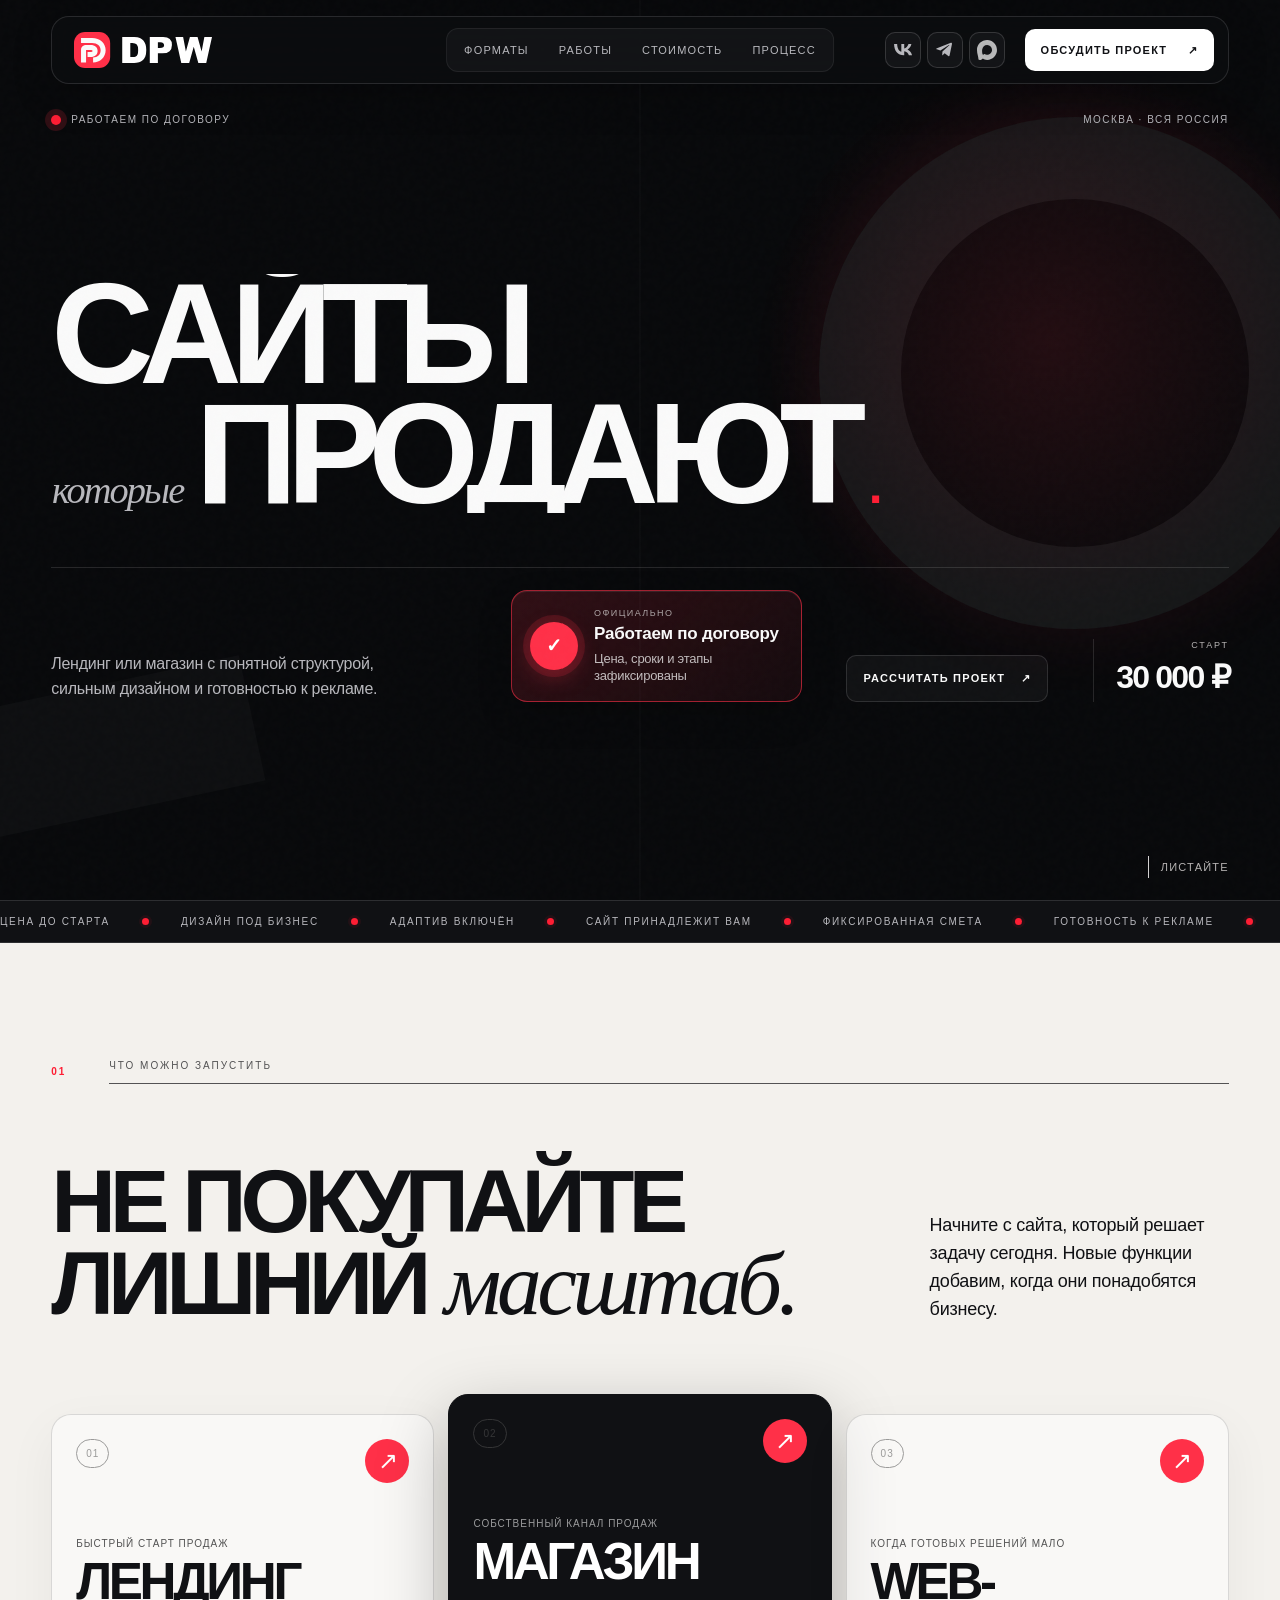
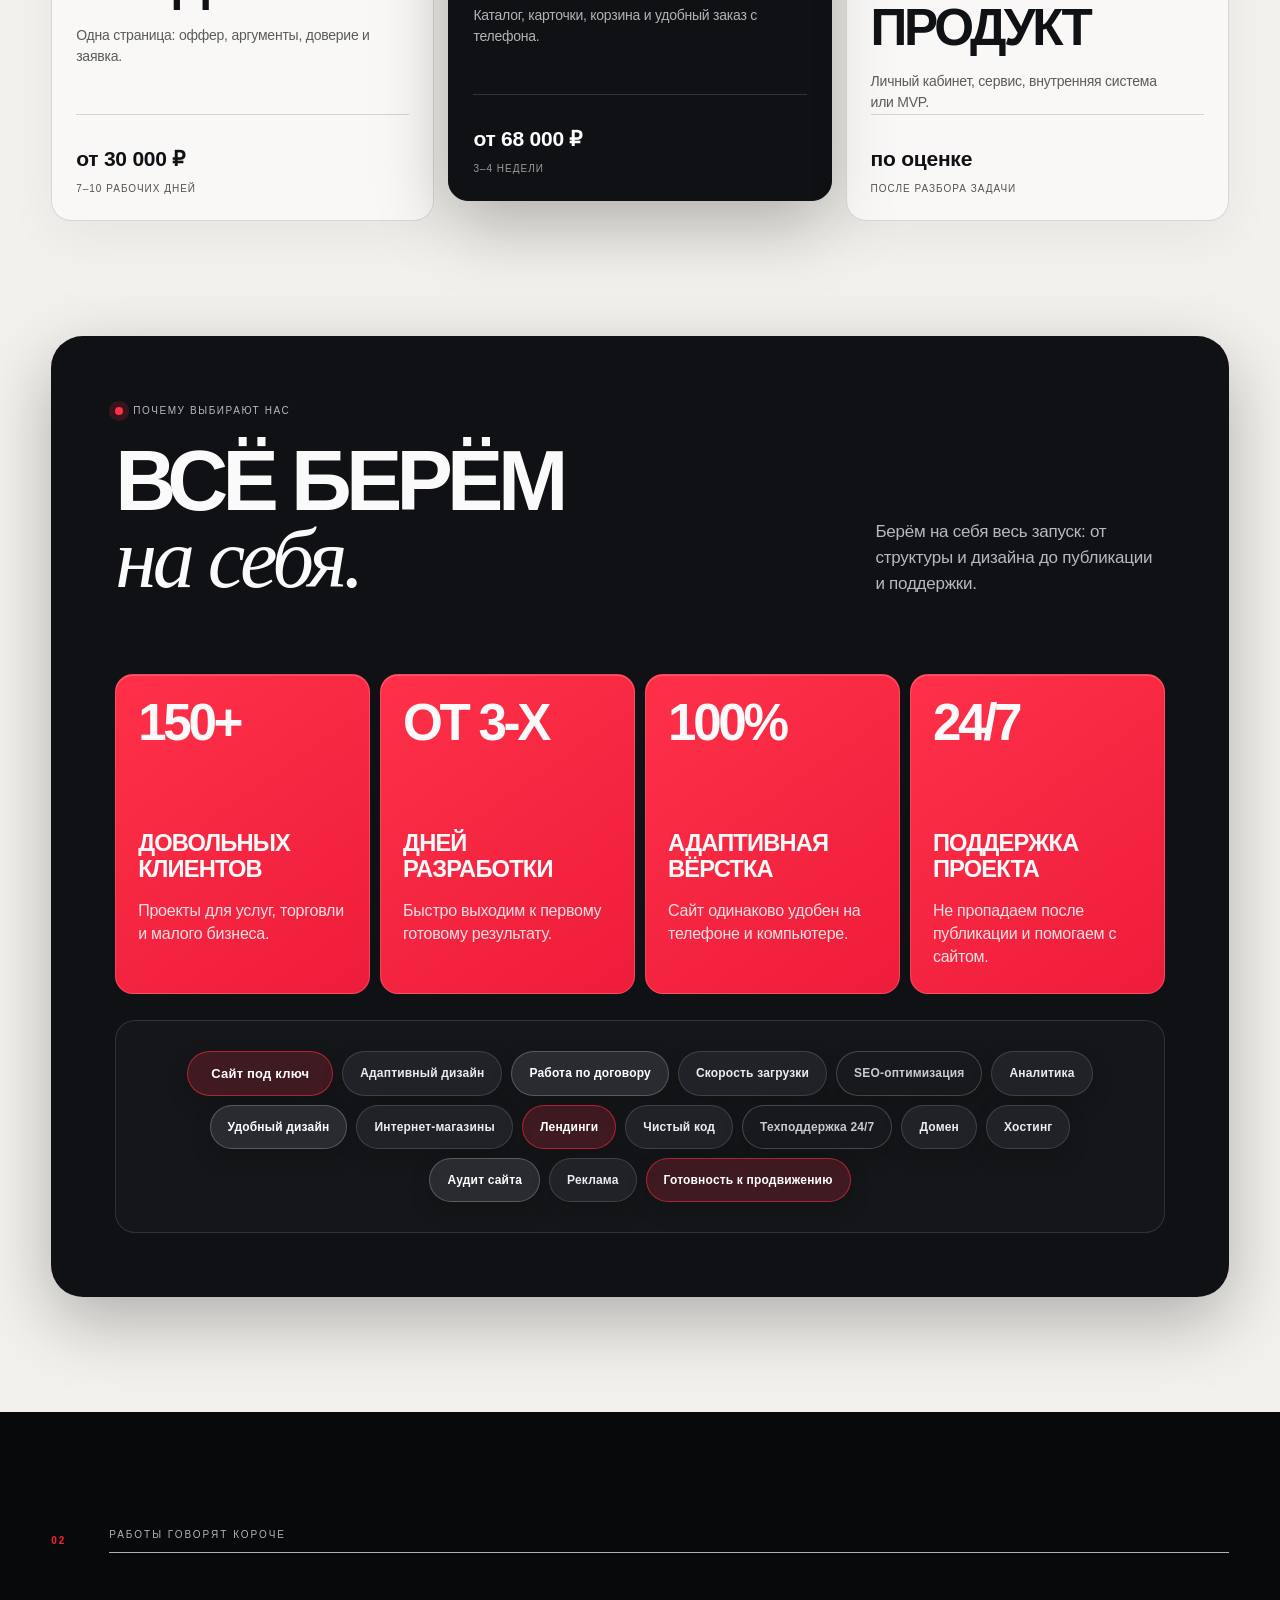
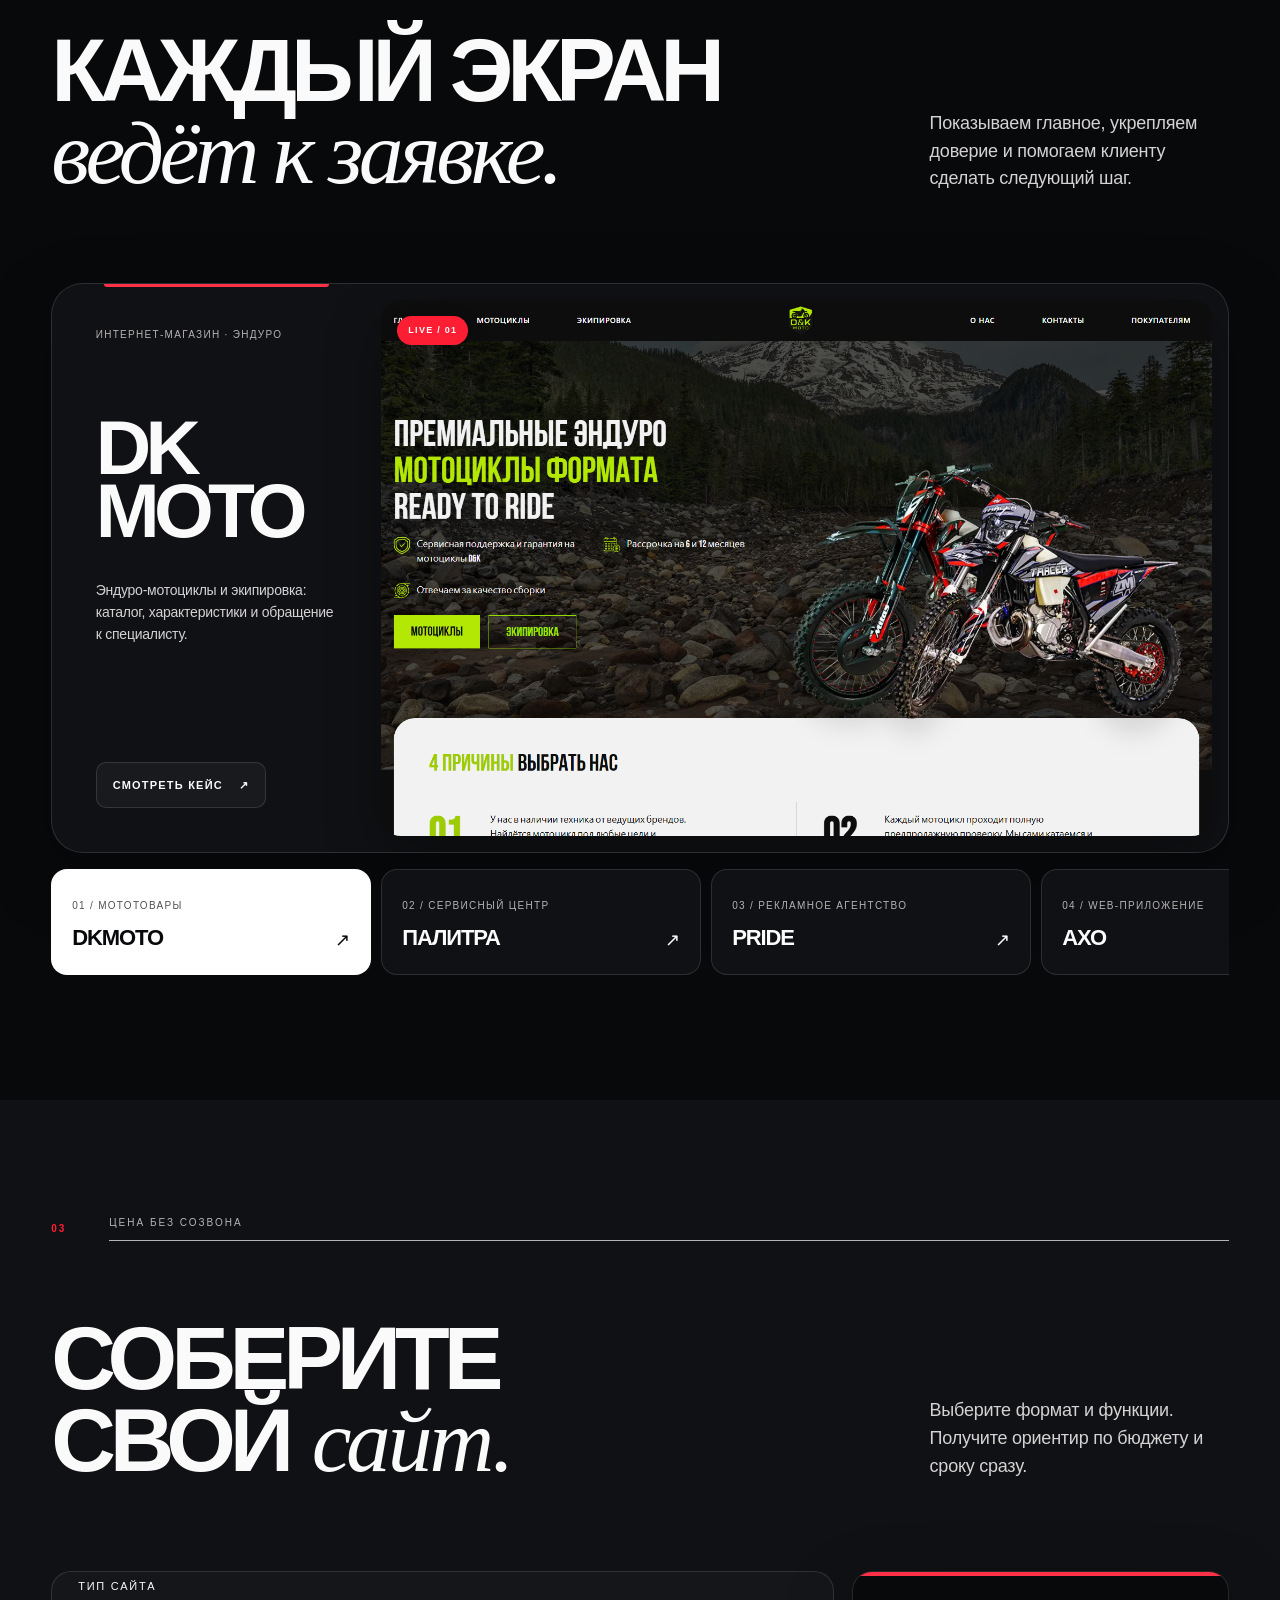
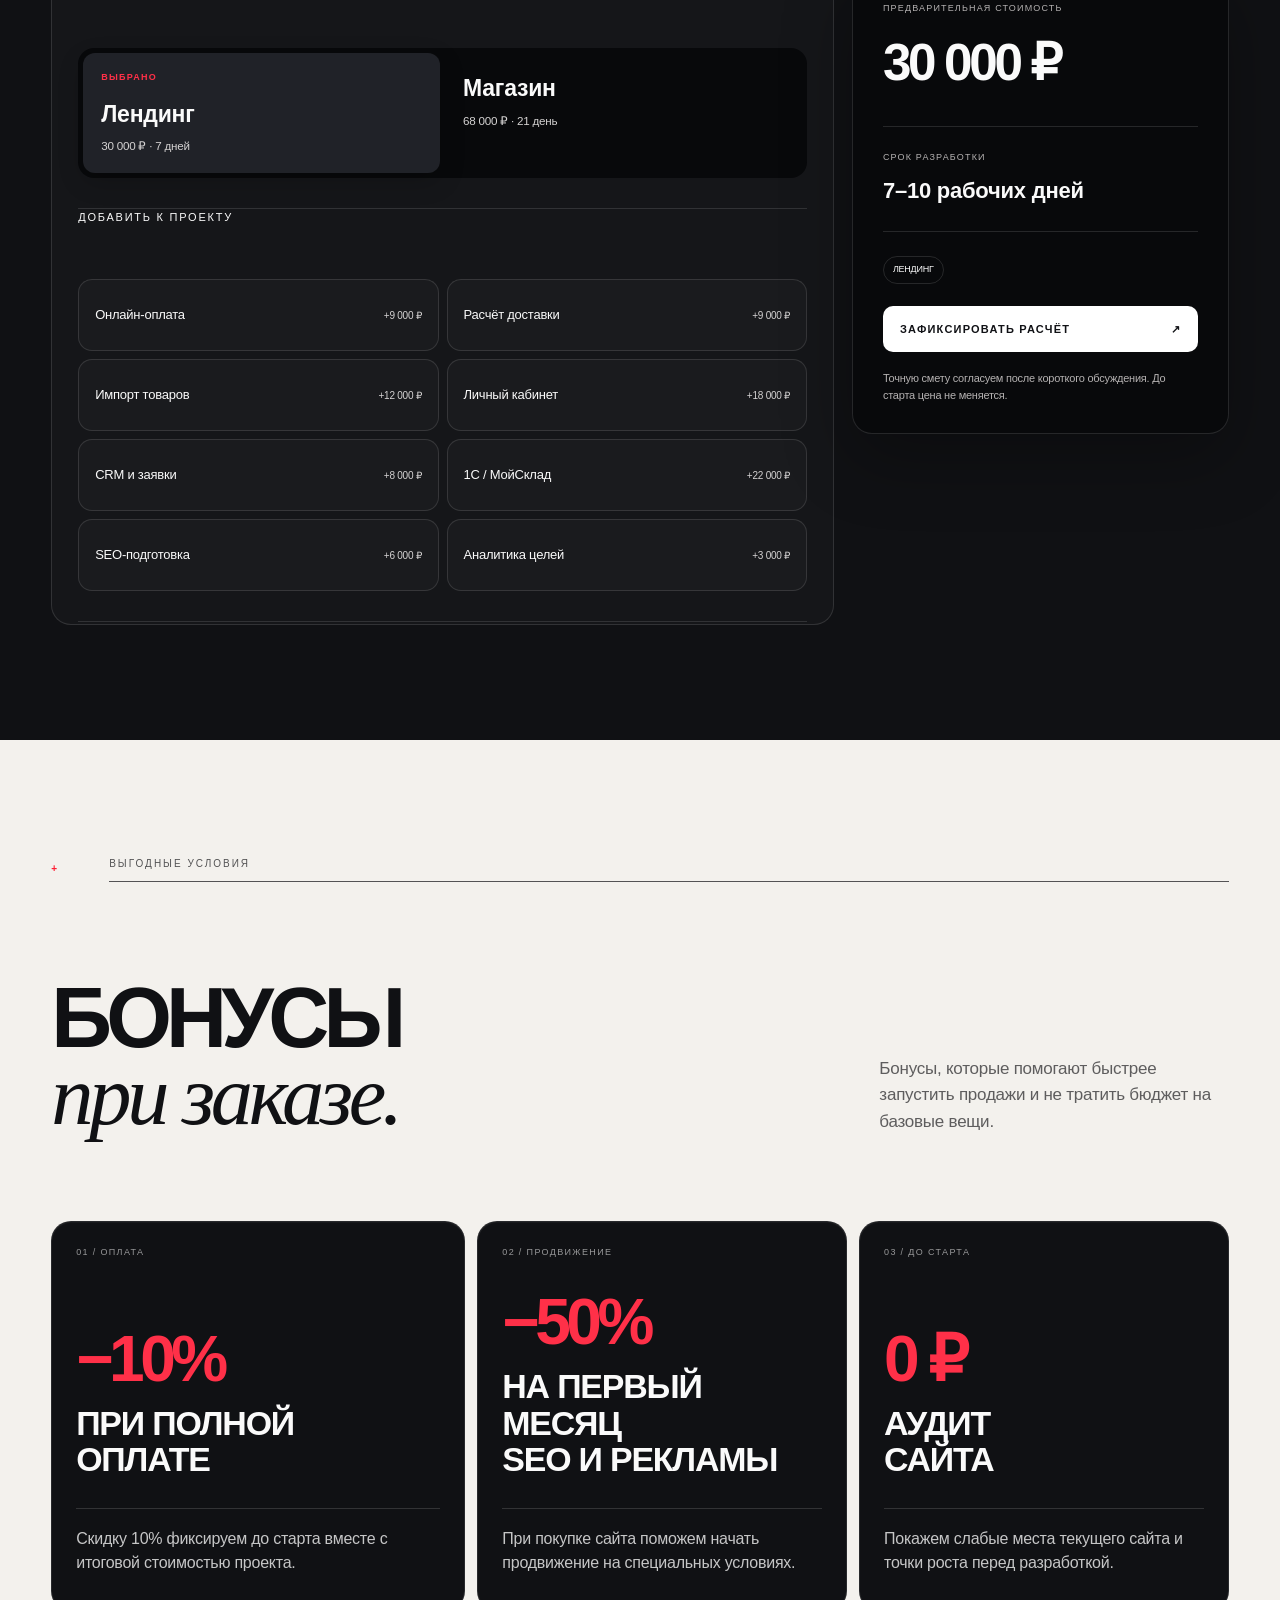
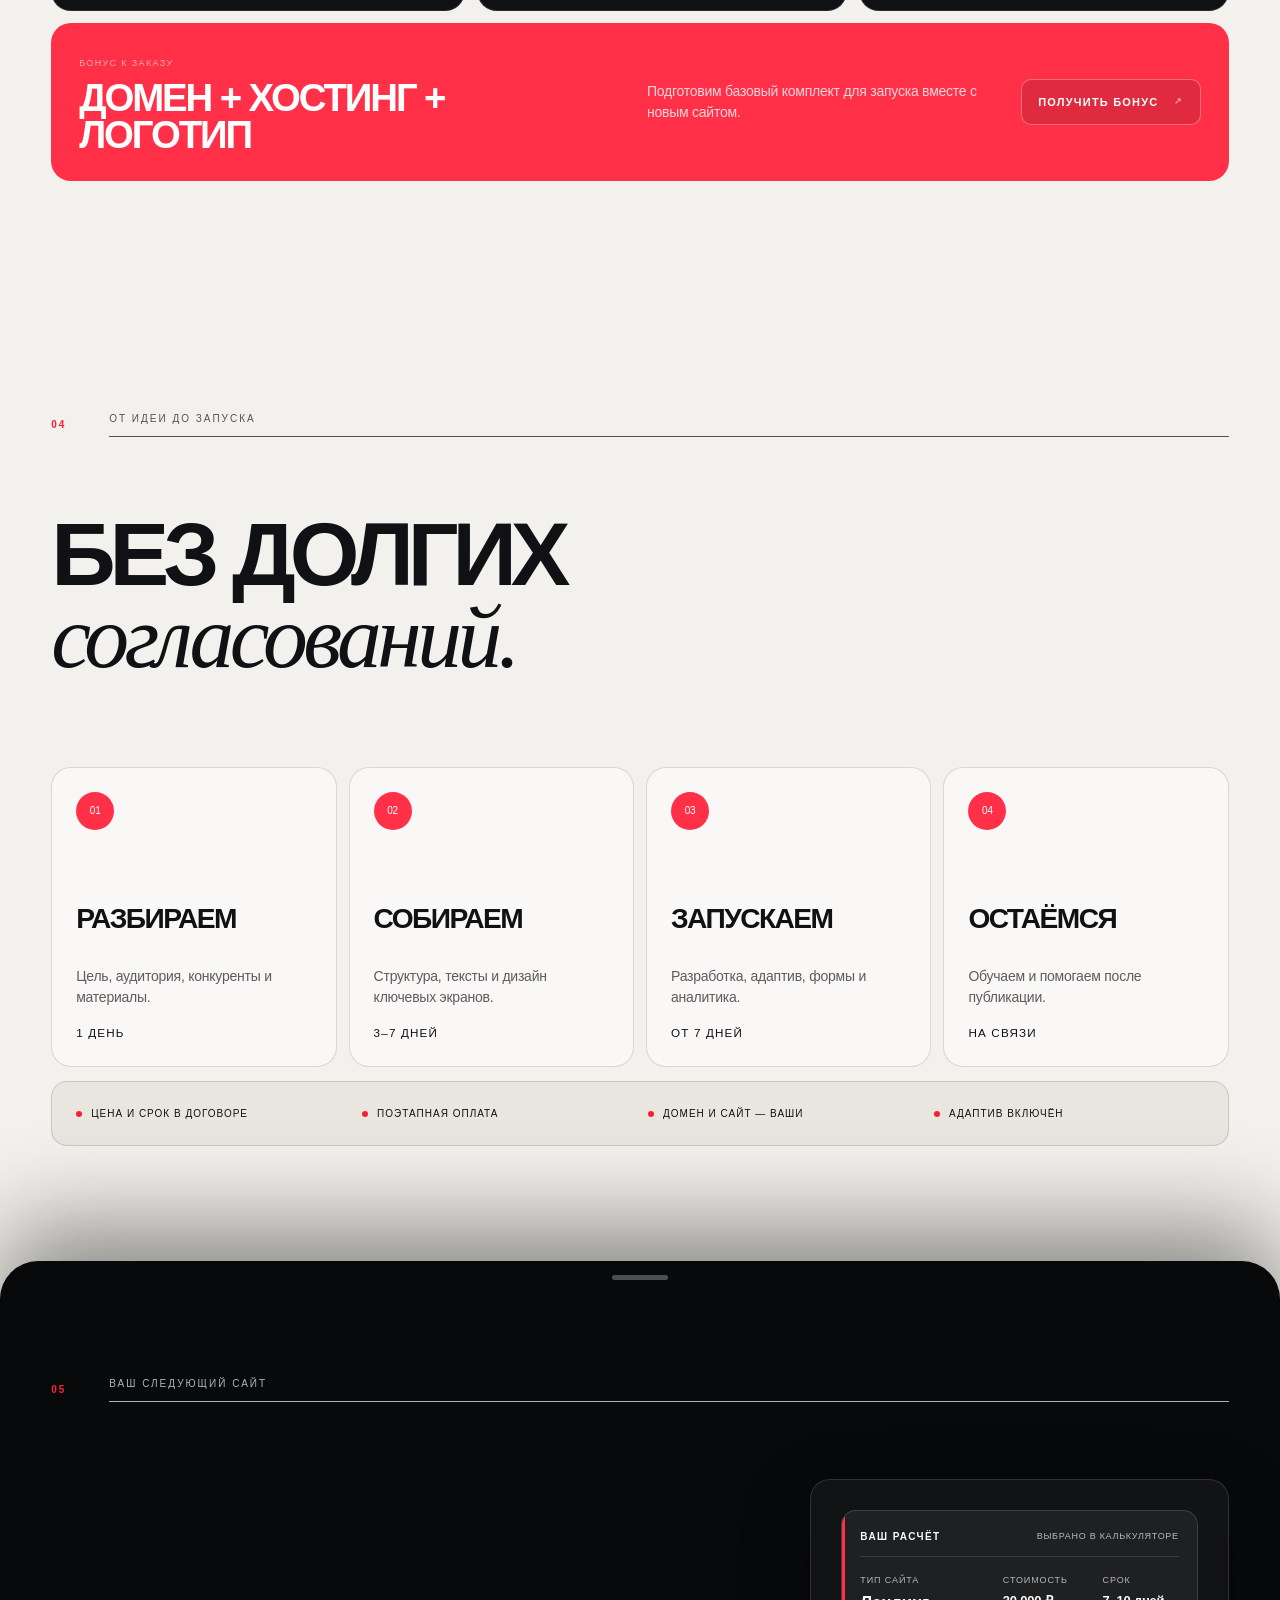
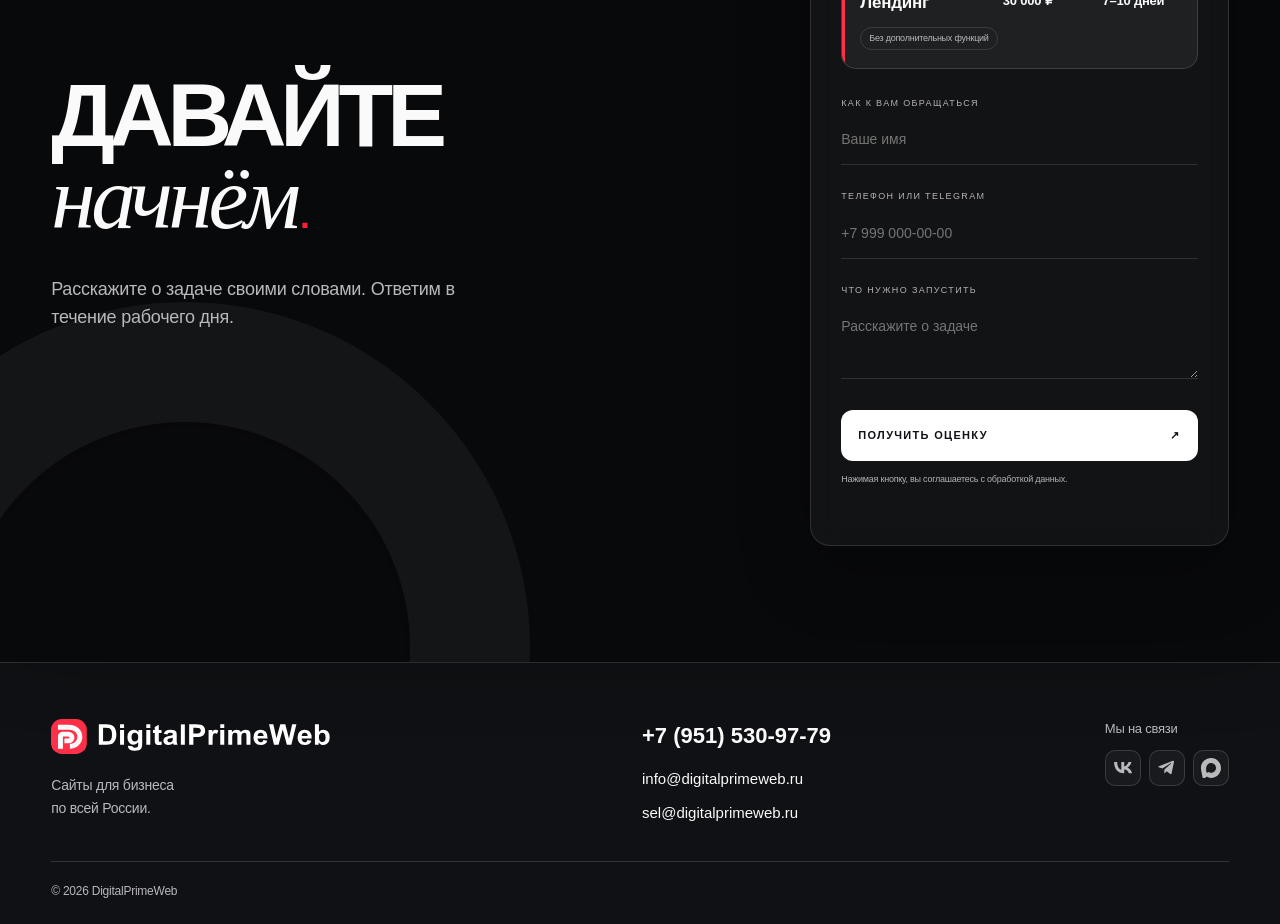
<file: index.html>
<!doctype html>
<html lang="ru">
<head>
  <meta charset="utf-8">
  <meta name="viewport" content="width=device-width,initial-scale=1">
  <title>DigitalPrimeWeb — сайты для продаж, а не для галочки</title>
  <meta name="description" content="Лендинги от 30 000 ₽ и интернет-магазины от 68 000 ₽ для малого бизнеса. Фиксируем цену и срок до старта.">
  <meta name="theme-color" content="#080808">
  <link rel="stylesheet" href="styles.css?v=20260904-ticker2">
  <link rel="stylesheet" href="modern.css?v=20260907-dpw">
<link rel="stylesheet" href="branding.css?v=20260907"></head>
<body>
  <div class="page-noise" aria-hidden="true"></div>
  <header class="dpw-header topbar">
    <a class="dpw-header-brand" href="index.html" aria-label="DigitalPrimeWeb — на главную"><img src="assets/dpw-logo.svg" alt="DigitalPrimeWeb — DPW" width="277" height="72"></a>
    <nav aria-label="Навигация"><a href="#formats">Форматы</a><a href="#work">Работы</a><a href="#calculator">Стоимость</a><a href="#process">Процесс</a></nav><div class="dpw-socials" aria-label="Мессенджеры"><button class="dpw-social" data-messenger="vk" type="button" aria-disabled="true" aria-label="ВКонтакте — ссылка скоро появится" title="ВКонтакте — ссылка скоро появится"><svg viewBox="0 0 24 24" aria-hidden="true"><path d="M13.162 18.994C4.962 18.994.285 13.372.09 4.017h4.108c.135 6.867 3.163 9.775 5.562 10.375V4.017h3.868v5.922c2.369-.255 4.857-2.953 5.697-5.922h3.868c-.645 3.658-3.343 6.357-5.262 7.466 1.919.9 4.992 3.253 6.162 7.511h-4.258c-.915-2.848-3.194-5.052-6.207-5.352v5.352z"/></svg></button><button class="dpw-social" data-messenger="telegram" type="button" aria-disabled="true" aria-label="Telegram — ссылка скоро появится" title="Telegram — ссылка скоро появится"><svg viewBox="0 0 24 24" aria-hidden="true"><path d="m21.6 3.3-3.4 16.1c-.3 1.1-.9 1.3-1.8.8l-5.2-3.8-2.5 2.4c-.3.3-.5.5-1 .5l.4-5.3L17.8 5c.4-.4-.1-.6-.6-.3L5.2 12.3.1 10.7c-1.1-.3-1.1-1.1.2-1.6L20 1.5c.9-.3 1.8.2 1.6 1.8Z" transform="translate(1 1) scale(.94)"/></svg></button><button class="dpw-social" data-messenger="max" type="button" aria-disabled="true" aria-label="MAX — ссылка скоро появится" title="MAX — ссылка скоро появится"><img src="assets/max-official.svg" width="20" height="20" alt="" aria-hidden="true"></button></div>
    <a class="outline-cta" href="#contact">Обсудить проект <span>↗</span></a>
  </header>
  <main>
    <section class="hero" id="top">
      <div class="hero-geometry" aria-hidden="true"><span></span><span></span></div>
      <div class="hero-meta reveal"><span><i class="red-dot"></i> Работаем по договору</span><span>Москва · вся Россия</span></div>
      <h1 aria-label="Сайты, которые продают"><span class="hero-line"><b>САЙТЫ</b></span><span class="hero-line connective"><em>которые</em><b>ПРОДАЮТ</b><i>.</i></span></h1>
      <div class="hero-bottom reveal"><p>Лендинг или магазин с понятной структурой, сильным дизайном и готовностью к рекламе.</p><div class="hero-contract"><span aria-hidden="true">✓</span><div><small>Официально</small><strong>Работаем по договору</strong><p>Цена, сроки и этапы зафиксированы</p></div></div><a class="editorial-link" href="#calculator">Рассчитать проект <span>↗</span></a><div class="hero-price"><small>Старт</small><strong>30 000 ₽</strong></div></div>
      <a class="scroll-hint" href="#formats" aria-label="К форматам сайта"><span></span> Листайте</a>
    </section>
    <div class="ticker" aria-hidden="true">
      <div class="ticker-track">
        <div class="ticker-group"><span>ЦЕНА ДО СТАРТА</span><i class="ticker-dot"></i><span>ДИЗАЙН ПОД БИЗНЕС</span><i class="ticker-dot"></i><span>АДАПТИВ ВКЛЮЧЁН</span><i class="ticker-dot"></i><span>САЙТ ПРИНАДЛЕЖИТ ВАМ</span><i class="ticker-dot"></i><span>ФИКСИРОВАННАЯ СМЕТА</span><i class="ticker-dot"></i><span>ГОТОВНОСТЬ К РЕКЛАМЕ</span><i class="ticker-dot"></i><span>ПОДДЕРЖКА ПОСЛЕ ЗАПУСКА</span><i class="ticker-dot"></i><span>РАБОТА ПО ДОГОВОРУ</span><i class="ticker-dot"></i><span>ПОНЯТНЫЕ СРОКИ</span><i class="ticker-dot"></i><span>САЙТ ПОД КЛЮЧ</span><i class="ticker-dot"></i><span>АДАПТИВНЫЙ ДИЗАЙН</span><i class="ticker-dot"></i><span>ЗАПУСК ОТ 3 ДНЕЙ</span><i class="ticker-dot"></i></div>
        <div class="ticker-group"><span>ЦЕНА ДО СТАРТА</span><i class="ticker-dot"></i><span>ДИЗАЙН ПОД БИЗНЕС</span><i class="ticker-dot"></i><span>АДАПТИВ ВКЛЮЧЁН</span><i class="ticker-dot"></i><span>САЙТ ПРИНАДЛЕЖИТ ВАМ</span><i class="ticker-dot"></i><span>ФИКСИРОВАННАЯ СМЕТА</span><i class="ticker-dot"></i><span>ГОТОВНОСТЬ К РЕКЛАМЕ</span><i class="ticker-dot"></i><span>ПОДДЕРЖКА ПОСЛЕ ЗАПУСКА</span><i class="ticker-dot"></i><span>РАБОТА ПО ДОГОВОРУ</span><i class="ticker-dot"></i><span>ПОНЯТНЫЕ СРОКИ</span><i class="ticker-dot"></i><span>САЙТ ПОД КЛЮЧ</span><i class="ticker-dot"></i><span>АДАПТИВНЫЙ ДИЗАЙН</span><i class="ticker-dot"></i><span>ЗАПУСК ОТ 3 ДНЕЙ</span><i class="ticker-dot"></i></div>
      </div>
    </div>

    <section class="formats light-section" id="formats">
      <div class="section-label reveal"><span>01</span><p>Что можно запустить</p></div>
      <div class="formats-intro reveal"><h2>НЕ ПОКУПАЙТЕ<br>ЛИШНИЙ <em>масштаб.</em></h2><p>Начните с сайта, который решает задачу сегодня. Новые функции добавим, когда они понадобятся бизнесу.</p></div>
      <div class="format-list">
        <article class="format-row reveal"><span class="format-index">01</span><div><small>Быстрый старт продаж</small><h3>ЛЕНДИНГ</h3></div><p>Одна страница: оффер, аргументы, доверие и заявка.</p><div class="format-price"><b>от 30 000 ₽</b><small>7–10 рабочих дней</small></div><a href="#calculator" aria-label="Рассчитать лендинг">↗</a></article>
        <article class="format-row reveal featured-row"><span class="format-index">02</span><div><small>Собственный канал продаж</small><h3>МАГАЗИН</h3></div><p>Каталог, карточки, корзина и удобный заказ с телефона.</p><div class="format-price"><b>от 68 000 ₽</b><small>3–4 недели</small></div><a href="#calculator" aria-label="Рассчитать интернет-магазин">↗</a></article>
        <article class="format-row reveal"><span class="format-index">03</span><div><small>Когда готовых решений мало</small><h3>WEB-ПРОДУКТ</h3></div><p>Личный кабинет, сервис, внутренняя система или MVP.</p><div class="format-price"><b>по оценке</b><small>после разбора задачи</small></div><a href="#contact" aria-label="Обсудить веб-продукт">↗</a></article>
      </div>
    </section>

    <section class="proof-section" id="benefits">
      <div class="proof-shell">
        <div class="proof-heading reveal">
          <div><span class="proof-kicker"><i></i> Почему выбирают нас</span><h2>ВСЁ БЕРЁМ<br><em>на себя.</em></h2></div>
          <p>Берём на себя весь запуск: от структуры и дизайна до публикации и поддержки.</p>
        </div>
        <div class="proof-stats">
          <article class="proof-card proof-card-lead reveal"><strong>150+</strong><h3>ДОВОЛЬНЫХ<br>КЛИЕНТОВ</h3><p>Проекты для услуг, торговли и малого бизнеса.</p></article>
          <article class="proof-card reveal"><strong>ОТ 3-Х</strong><h3>ДНЕЙ<br>РАЗРАБОТКИ</h3><p>Быстро выходим к первому готовому результату.</p></article>
          <article class="proof-card reveal"><strong>100%</strong><h3>АДАПТИВНАЯ<br>ВЁРСТКА</h3><p>Сайт одинаково удобен на телефоне и компьютере.</p></article>
          <article class="proof-card reveal"><strong>24/7</strong><h3>ПОДДЕРЖКА<br>ПРОЕКТА</h3><p>Не пропадаем после публикации и помогаем с сайтом.</p></article>
        </div>
        <div class="competency-cloud reveal" aria-label="Компетенции и принципы работы">
          <span class="tag-accent tag-large">Сайт под ключ</span><span>Адаптивный дизайн</span><span class="tag-light">Работа по договору</span><span>Скорость загрузки</span><span class="tag-outline">SEO-оптимизация</span><span>Аналитика</span><span class="tag-light">Удобный дизайн</span><span>Интернет-магазины</span><span class="tag-accent">Лендинги</span><span>Чистый код</span><span class="tag-outline">Техподдержка 24/7</span><span>Домен</span><span>Хостинг</span><span class="tag-light">Аудит сайта</span><span>Реклама</span><span class="tag-accent">Готовность к продвижению</span>
        </div>
      </div>
    </section>

    <section class="work dark-section" id="work">
      <div class="section-label reveal"><span>02</span><p>Работы говорят короче</p></div>
      <div class="work-heading reveal"><h2>КАЖДЫЙ ЭКРАН<br><em>ведёт к заявке.</em></h2><p>Показываем главное, укрепляем доверие и помогаем клиенту сделать следующий шаг.</p></div>
      <div class="project-stage reveal" id="projectStage">
        <div class="project-copy">
          <span data-project-meta>Интернет-магазин · эндуро</span>
          <h3 data-project-title>DK<br>MOTO</h3>
          <p data-project-description>Эндуро-мотоциклы и экипировка: каталог, характеристики и обращение к специалисту.</p>
          <a class="editorial-link" data-project-link href="case-dkmoto.html">Смотреть кейс <span>↗</span></a>
        </div>
        <a class="project-screen project-visual" data-project-visual href="case-dkmoto.html" aria-label="Открыть кейс DKMoto">
          <img data-project-image src="assets/portfolio/dkmoto-home.png" alt="Первый экран интернет-магазина DKMoto">
          <span class="project-image-mark">LIVE / 01</span>
        </a>
      </div>
      <div class="project-strip project-tabs reveal" aria-label="Выбор проекта">
        <button class="project-tab is-active" type="button" data-project="dkmoto" aria-pressed="true"><span>01 / Мототовары</span><b>DKMOTO</b><i>↗</i></button>
        <button class="project-tab" type="button" data-project="palitra" aria-pressed="false"><span>02 / Сервисный центр</span><b>ПАЛИТРА</b><i>↗</i></button>
        <button class="project-tab" type="button" data-project="pride" aria-pressed="false"><span>03 / Рекламное агентство</span><b>PRIDE</b><i>↗</i></button>
        <button class="project-tab" type="button" data-project="aho" aria-pressed="false"><span>04 / Web-приложение</span><b>АХО</b><i>↗</i></button>
      </div>
    </section>

    <section class="calculator-section" id="calculator">
      <div class="section-label reveal"><span>03</span><p>Цена без созвона</p></div>
      <div class="calculator-heading reveal"><h2>СОБЕРИТЕ<br>СВОЙ <em>сайт.</em></h2><p>Выберите формат и функции. Получите ориентир по бюджету и сроку сразу.</p></div>
      <div class="calculator reveal" data-calculator>
        <div class="calc-options">
          <fieldset><legend>Тип сайта</legend><div class="type-switch"><label><input type="radio" name="site-type" value="landing" checked><span><b>Лендинг</b><small>30 000 ₽ · 7 дней</small></span></label><label><input type="radio" name="site-type" value="store"><span><b>Магазин</b><small>68 000 ₽ · 21 день</small></span></label></div></fieldset>
          <fieldset><legend>Добавить к проекту</legend><div class="extras-grid">
            <label><input type="checkbox" data-price="9000" data-days="2" data-name="Онлайн-оплата"><span>Онлайн-оплата</span><em>+9 000 ₽</em></label><label><input type="checkbox" data-price="9000" data-days="3" data-name="Доставка"><span>Расчёт доставки</span><em>+9 000 ₽</em></label><label><input type="checkbox" data-price="12000" data-days="3" data-name="Импорт товаров"><span>Импорт товаров</span><em>+12 000 ₽</em></label><label><input type="checkbox" data-price="18000" data-days="5" data-name="Личный кабинет"><span>Личный кабинет</span><em>+18 000 ₽</em></label><label><input type="checkbox" data-price="8000" data-days="2" data-name="CRM"><span>CRM и заявки</span><em>+8 000 ₽</em></label><label><input type="checkbox" data-price="22000" data-days="5" data-name="1С / МойСклад"><span>1С / МойСклад</span><em>+22 000 ₽</em></label><label><input type="checkbox" data-price="6000" data-days="2" data-name="SEO-подготовка"><span>SEO-подготовка</span><em>+6 000 ₽</em></label><label><input type="checkbox" data-price="3000" data-days="1" data-name="Аналитика"><span>Аналитика целей</span><em>+3 000 ₽</em></label>
          </div></fieldset>
        </div>
        <aside class="calc-result" aria-live="polite"><div><small>Предварительная стоимость</small><strong data-total-price>30 000 ₽</strong></div><div><small>Срок разработки</small><b><span data-total-days>7</span>–<span data-total-days-max>10</span> рабочих дней</b></div><ul data-result-list><li>Лендинг</li></ul><a class="editorial-link" href="#contact">Зафиксировать расчёт <span>↗</span></a><p>Точную смету согласуем после короткого обсуждения. До старта цена не меняется.</p></aside>
      </div>
    </section>

    <section class="offers-section" id="offers">
      <div class="section-label reveal"><span>+</span><p>Выгодные условия</p></div>
      <div class="offers-heading reveal"><h2>БОНУСЫ<br><em>при заказе.</em></h2><p>Бонусы, которые помогают быстрее запустить продажи и не тратить бюджет на базовые вещи.</p></div>
      <div class="offer-grid">
        <article class="offer-card offer-card-main reveal"><span>01 / Оплата</span><div><strong>−10%</strong><h3>ПРИ ПОЛНОЙ<br>ОПЛАТЕ</h3></div><p>Скидку 10% фиксируем до старта вместе с итоговой стоимостью проекта.</p></article>
        <article class="offer-card reveal"><span>02 / Продвижение</span><div><strong>−50%</strong><h3>НА ПЕРВЫЙ МЕСЯЦ<br>SEO И РЕКЛАМЫ</h3></div><p>При покупке сайта поможем начать продвижение на специальных условиях.</p></article>
        <article class="offer-card reveal"><span>03 / До старта</span><div><strong>0 ₽</strong><h3>АУДИТ<br>САЙТА</h3></div><p>Покажем слабые места текущего сайта и точки роста перед разработкой.</p></article>
      </div>
      <div class="order-bonus reveal"><div><span>Бонус к заказу</span><h3>ДОМЕН + ХОСТИНГ + ЛОГОТИП</h3></div><p>Подготовим базовый комплект для запуска вместе с новым сайтом.</p><a class="editorial-link" href="#contact">Получить бонус <span>↗</span></a></div>
    </section>

    <div class="stack-transition closing-transition" data-stack-transition>
    <section class="process light-section" id="process">
      <div class="section-label reveal"><span>04</span><p>От идеи до запуска</p></div><div class="process-heading reveal"><h2>БЕЗ ДОЛГИХ<br><em>согласований.</em></h2></div>
      <div class="process-grid"><article class="reveal"><span>01</span><h3>РАЗБИРАЕМ</h3><p>Цель, аудитория, конкуренты и материалы.</p><small>1 день</small></article><article class="reveal"><span>02</span><h3>СОБИРАЕМ</h3><p>Структура, тексты и дизайн ключевых экранов.</p><small>3–7 дней</small></article><article class="reveal"><span>03</span><h3>ЗАПУСКАЕМ</h3><p>Разработка, адаптив, формы и аналитика.</p><small>от 7 дней</small></article><article class="reveal"><span>04</span><h3>ОСТАЁМСЯ</h3><p>Обучаем и помогаем после публикации.</p><small>на связи</small></article></div>
      <div class="trust-line reveal"><span>Цена и срок в договоре</span><span>Поэтапная оплата</span><span>Домен и сайт — ваши</span><span>Адаптив включён</span></div>
    </section>

    <section class="contact" id="contact"><div class="contact-orbit" aria-hidden="true"></div><div class="section-label reveal"><span>05</span><p>Ваш следующий сайт</p></div><div class="contact-grid"><div class="reveal"><h2>ДАВАЙТЕ<br><em>начнём</em><i>.</i></h2><p>Расскажите о задаче своими словами. Ответим в течение рабочего дня.</p></div><form class="lead-form reveal" data-lead-form><div class="form-project-summary" data-form-summary aria-live="polite"><div class="form-summary-head"><span>Ваш расчёт</span><small>Выбрано в калькуляторе</small></div><div class="form-summary-main"><div><small>Тип сайта</small><strong data-form-site-type>Лендинг</strong></div><div><small>Стоимость</small><b data-form-price>30 000 ₽</b></div><div><small>Срок</small><b data-form-days>7–10 дней</b></div></div><ul data-form-extras><li>Без дополнительных функций</li></ul><input type="hidden" name="site_type" value="Лендинг"><input type="hidden" name="estimated_price" value="30 000 ₽"><input type="hidden" name="estimated_timeline" value="7–10 рабочих дней"><input type="hidden" name="selected_options" value="Без дополнительных функций"></div><label><span>Как к вам обращаться</span><input name="name" type="text" placeholder="Ваше имя" required></label><label><span>Телефон или Telegram</span><input name="contact" type="text" placeholder="+7 999 000-00-00" required></label><label><span>Что нужно запустить</span><textarea name="task" placeholder="Расскажите о задаче"></textarea></label><button type="submit">Получить оценку <span>↗</span></button><small>Нажимая кнопку, вы соглашаетесь с обработкой данных.</small><p class="form-status" role="status"></p></form></div></section>
    </div>
  </main>
  <footer class="dpw-footer"><div class="dpw-footer-brand"><a href="index.html" aria-label="DigitalPrimeWeb — на главную"><img src="assets/digitalprimeweb-logo.svg?v=capitalized" alt="DigitalPrimeWeb" width="563.37" height="72" class="dpw-full-logo"></a><p>Сайты для бизнеса<br>по всей России.</p></div><div class="dpw-footer-contacts"><a class="dpw-phone" href="tel:+79515309779">+7 (951) 530-97-79</a><a href="mailto:info@digitalprimeweb.ru">info@digitalprimeweb.ru</a><a href="mailto:sel@digitalprimeweb.ru">sel@digitalprimeweb.ru</a></div><div class="dpw-footer-connect"><span>Мы на связи</span><div class="dpw-socials" aria-label="Мессенджеры"><button class="dpw-social" data-messenger="vk" type="button" aria-disabled="true" aria-label="ВКонтакте — ссылка скоро появится" title="ВКонтакте — ссылка скоро появится"><svg viewBox="0 0 24 24" aria-hidden="true"><path d="M13.162 18.994C4.962 18.994.285 13.372.09 4.017h4.108c.135 6.867 3.163 9.775 5.562 10.375V4.017h3.868v5.922c2.369-.255 4.857-2.953 5.697-5.922h3.868c-.645 3.658-3.343 6.357-5.262 7.466 1.919.9 4.992 3.253 6.162 7.511h-4.258c-.915-2.848-3.194-5.052-6.207-5.352v5.352z"/></svg></button><button class="dpw-social" data-messenger="telegram" type="button" aria-disabled="true" aria-label="Telegram — ссылка скоро появится" title="Telegram — ссылка скоро появится"><svg viewBox="0 0 24 24" aria-hidden="true"><path d="m21.6 3.3-3.4 16.1c-.3 1.1-.9 1.3-1.8.8l-5.2-3.8-2.5 2.4c-.3.3-.5.5-1 .5l.4-5.3L17.8 5c.4-.4-.1-.6-.6-.3L5.2 12.3.1 10.7c-1.1-.3-1.1-1.1.2-1.6L20 1.5c.9-.3 1.8.2 1.6 1.8Z" transform="translate(1 1) scale(.94)"/></svg></button><button class="dpw-social" data-messenger="max" type="button" aria-disabled="true" aria-label="MAX — ссылка скоро появится" title="MAX — ссылка скоро появится"><img src="assets/max-official.svg" width="20" height="20" alt="" aria-hidden="true"></button></div></div><small class="dpw-copyright">© 2026 DigitalPrimeWeb</small></footer>
  <script src="calculator.js?v=20260904-form-summary"></script><script src="site.js?v=20260908-aho"></script>
</body>
</html>
</file>
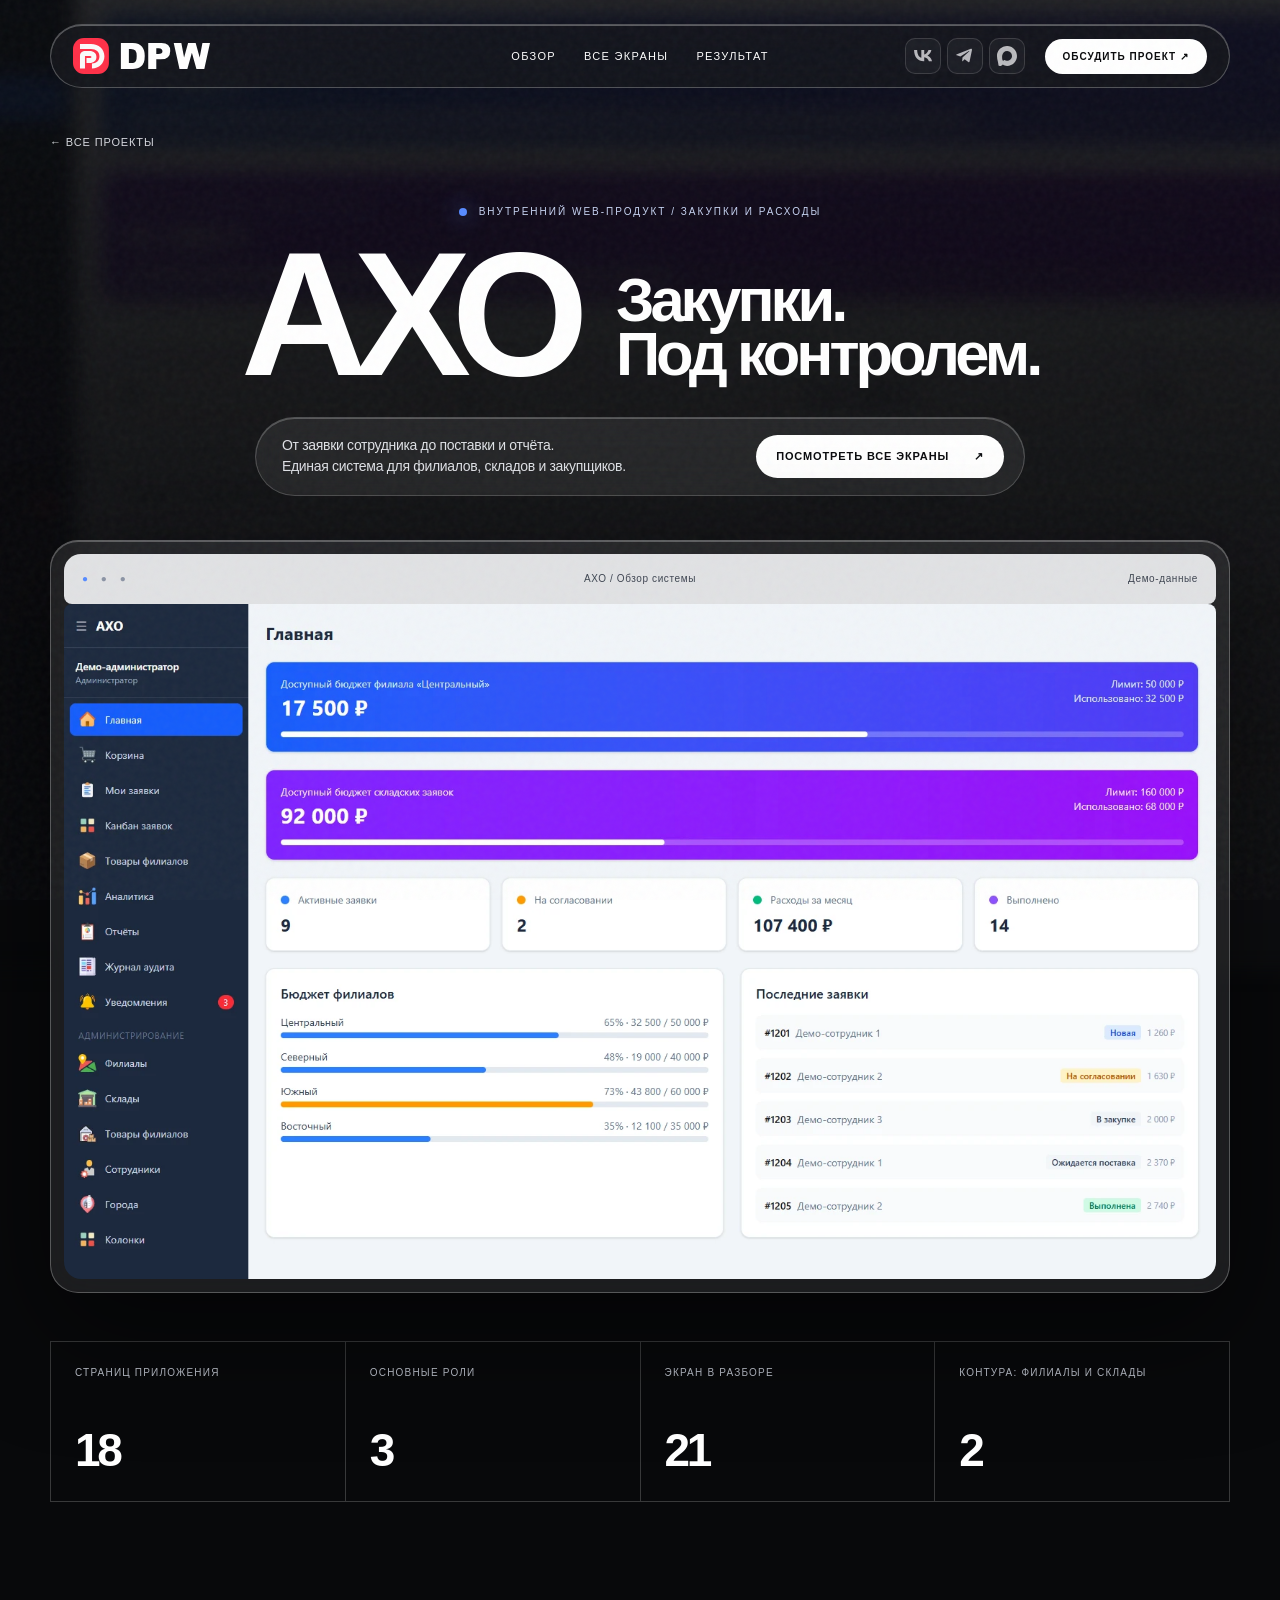
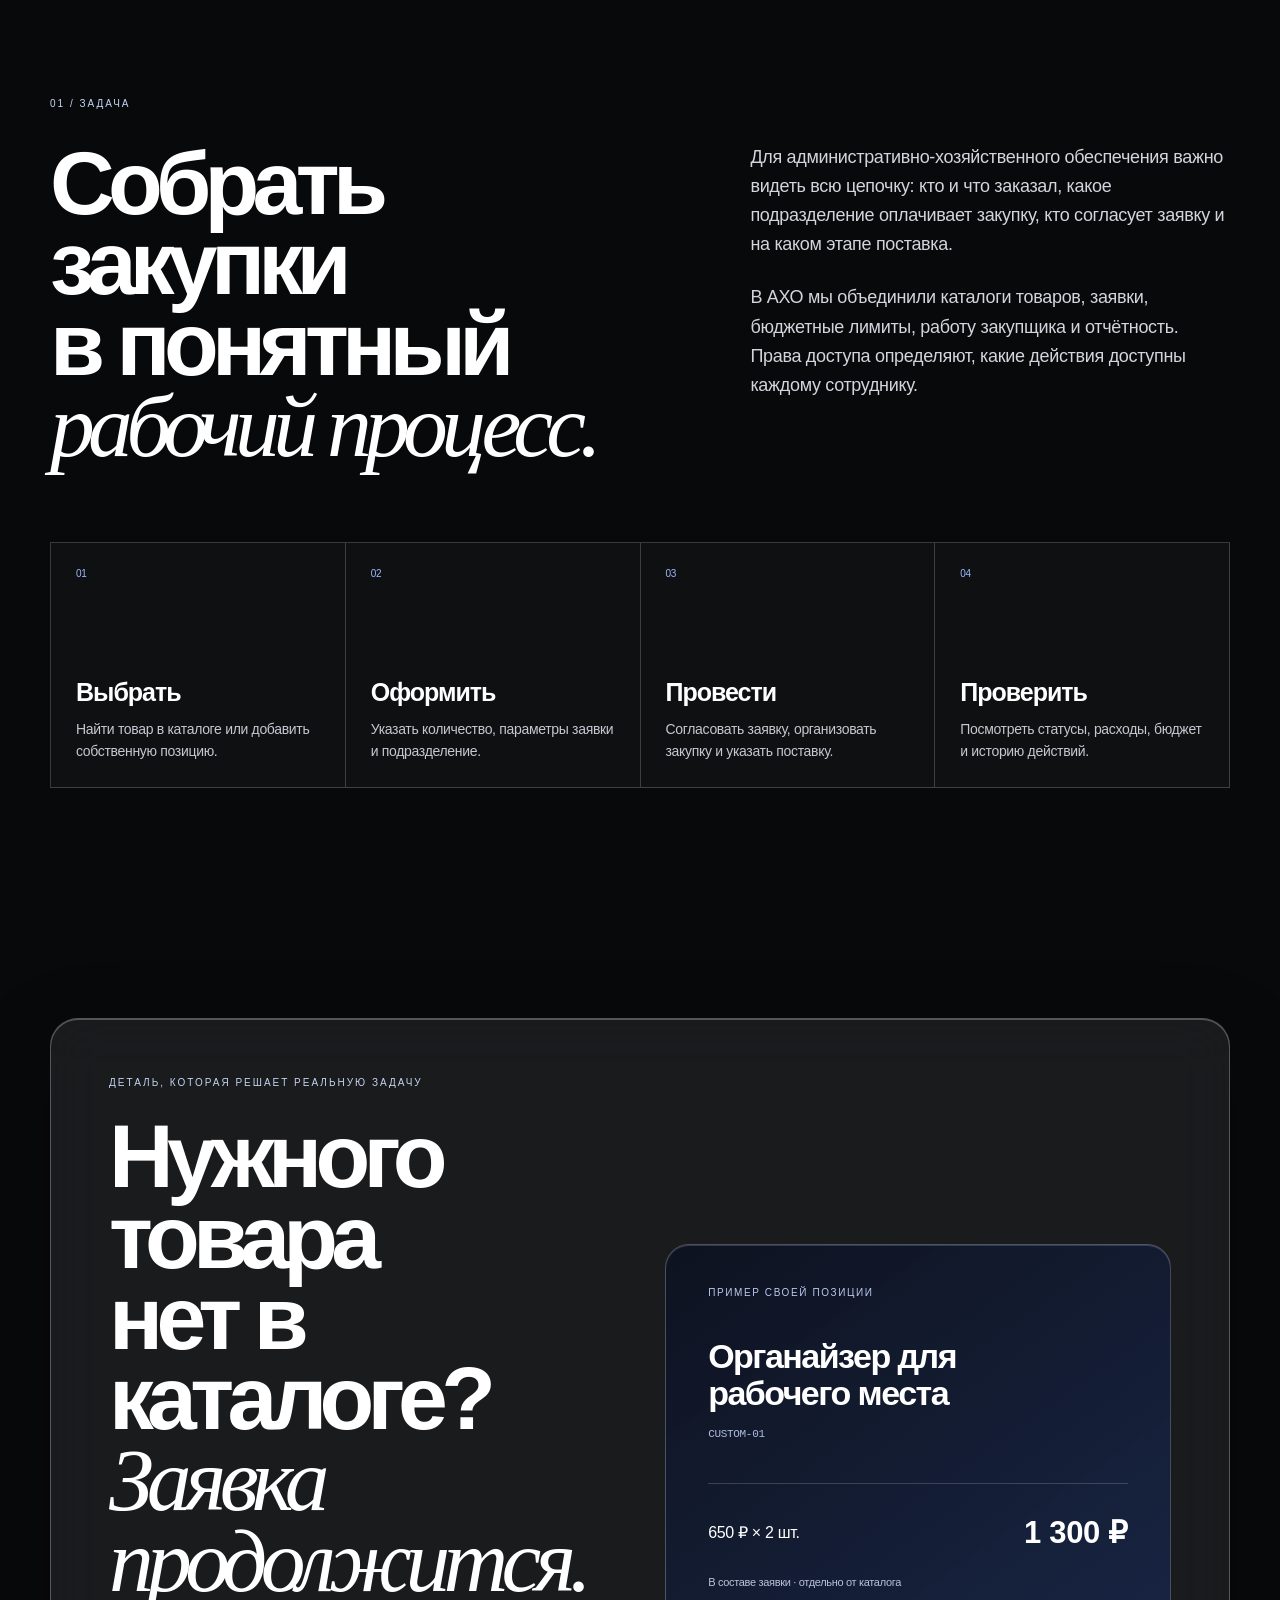
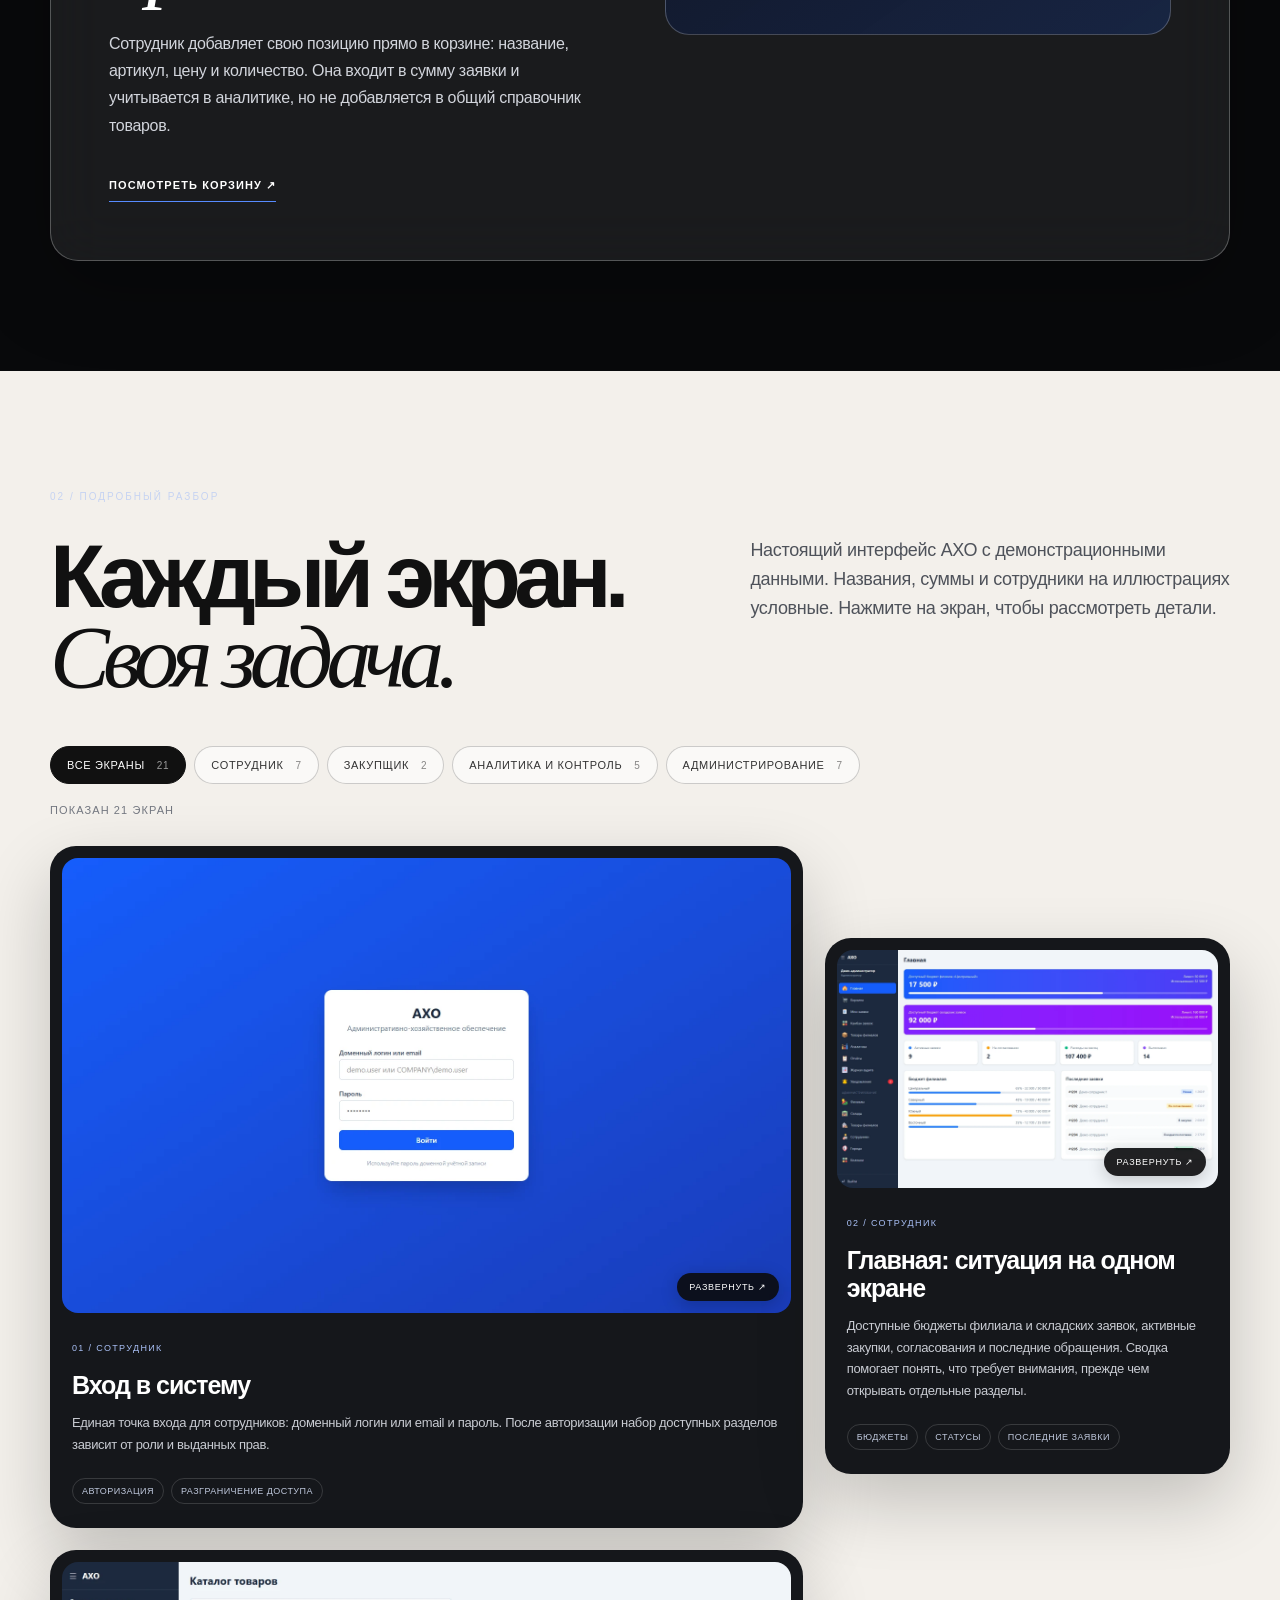
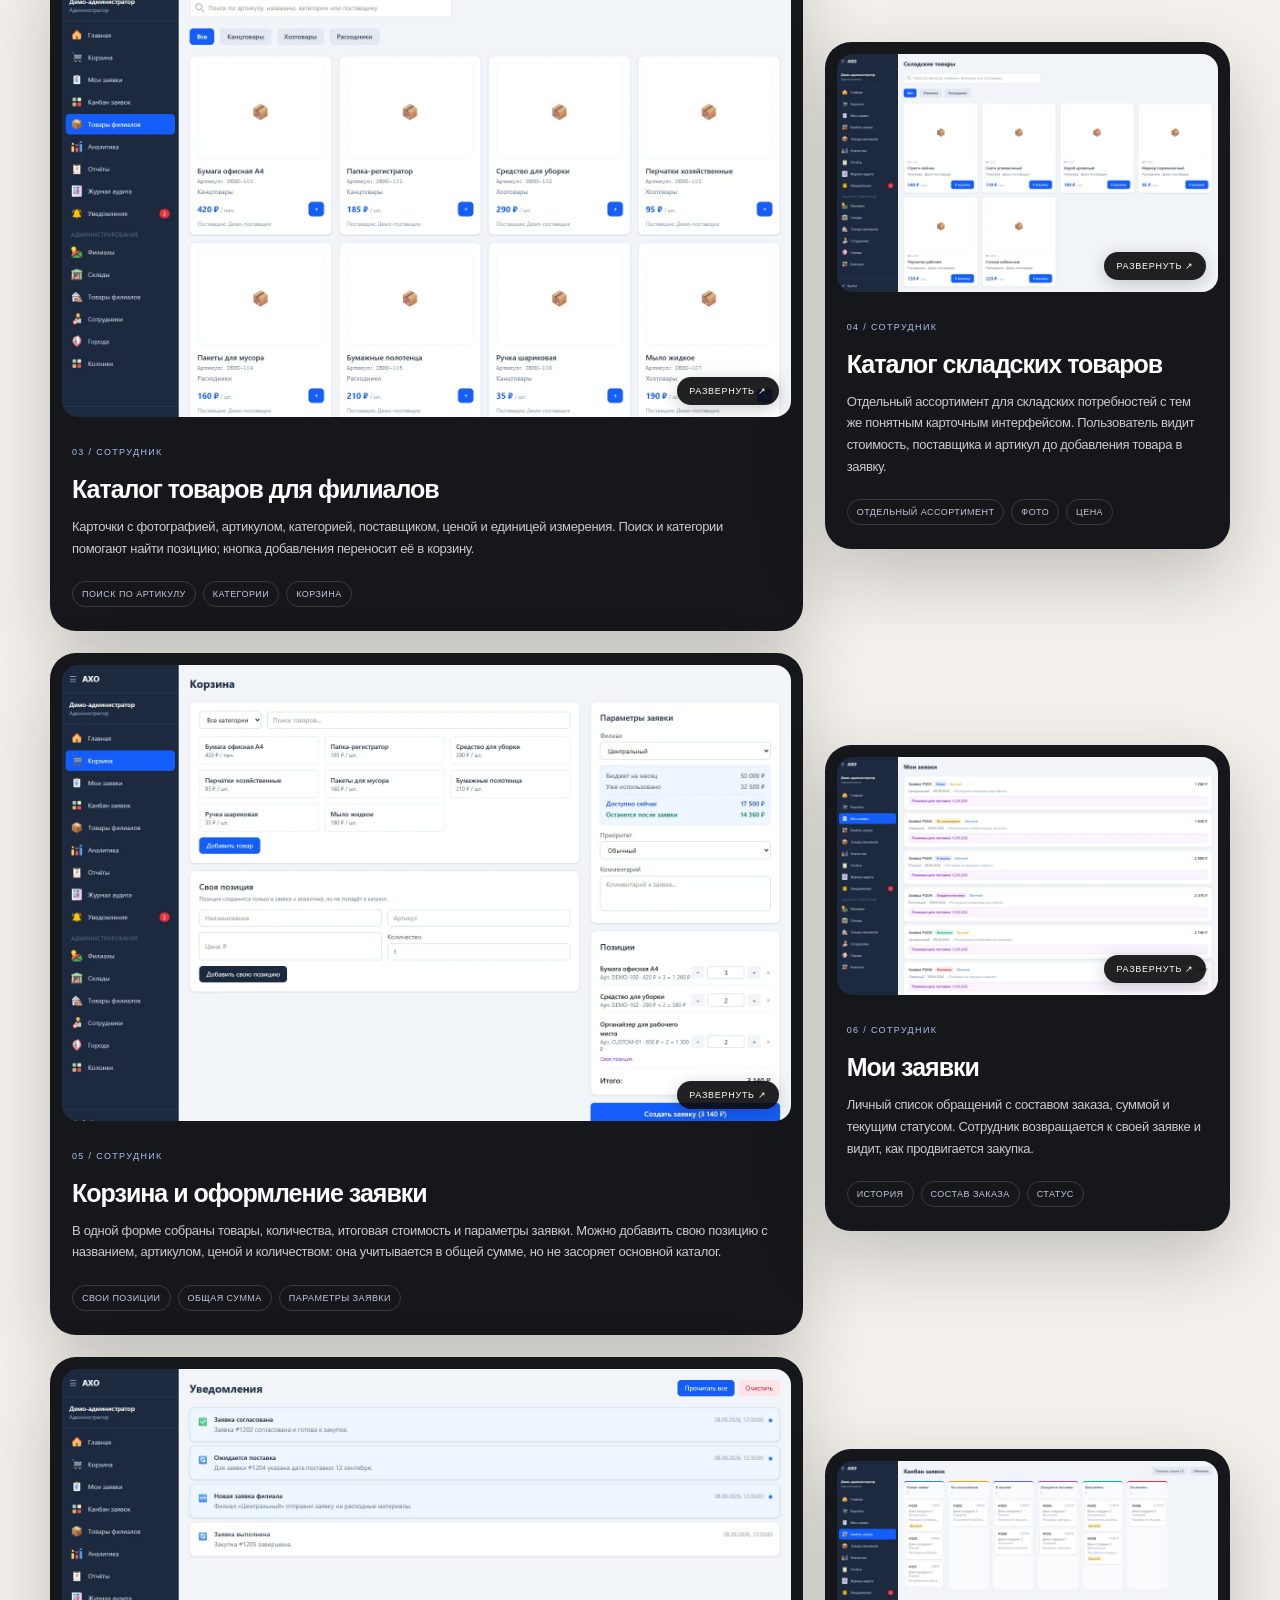
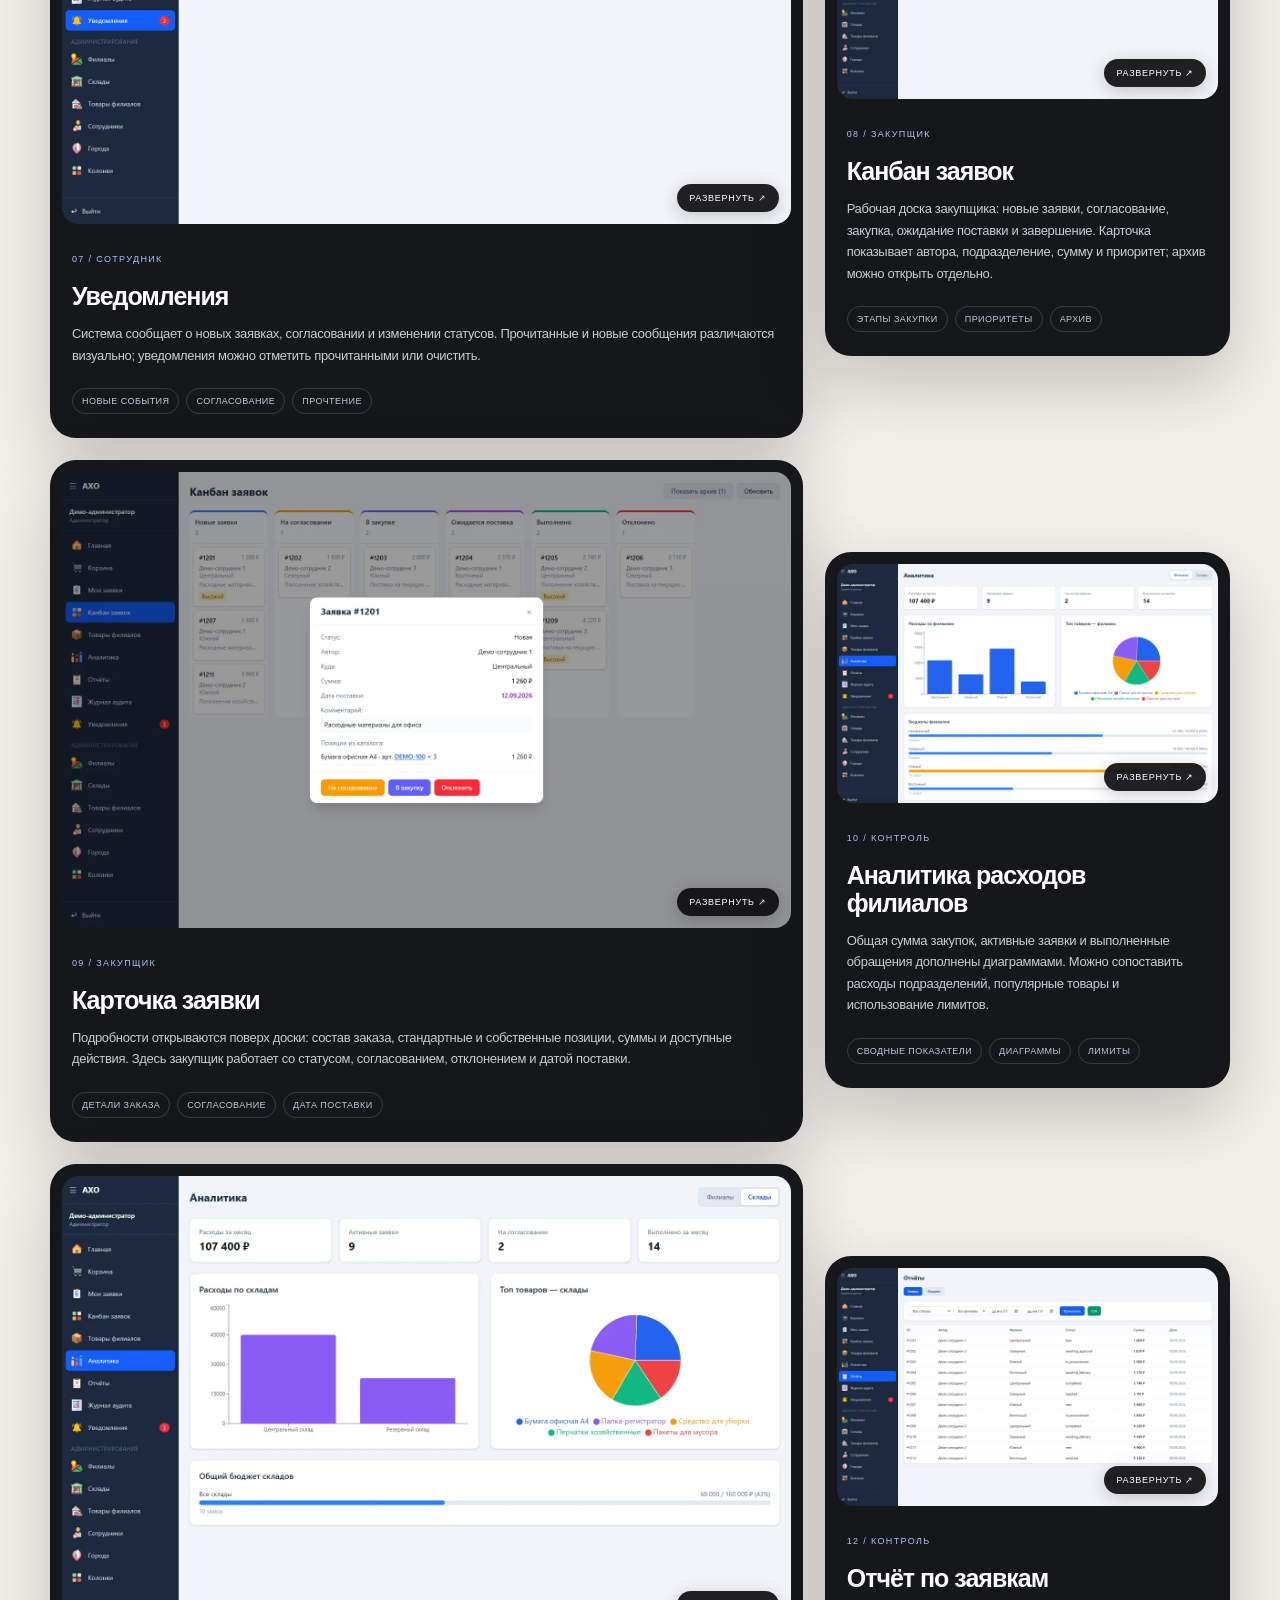
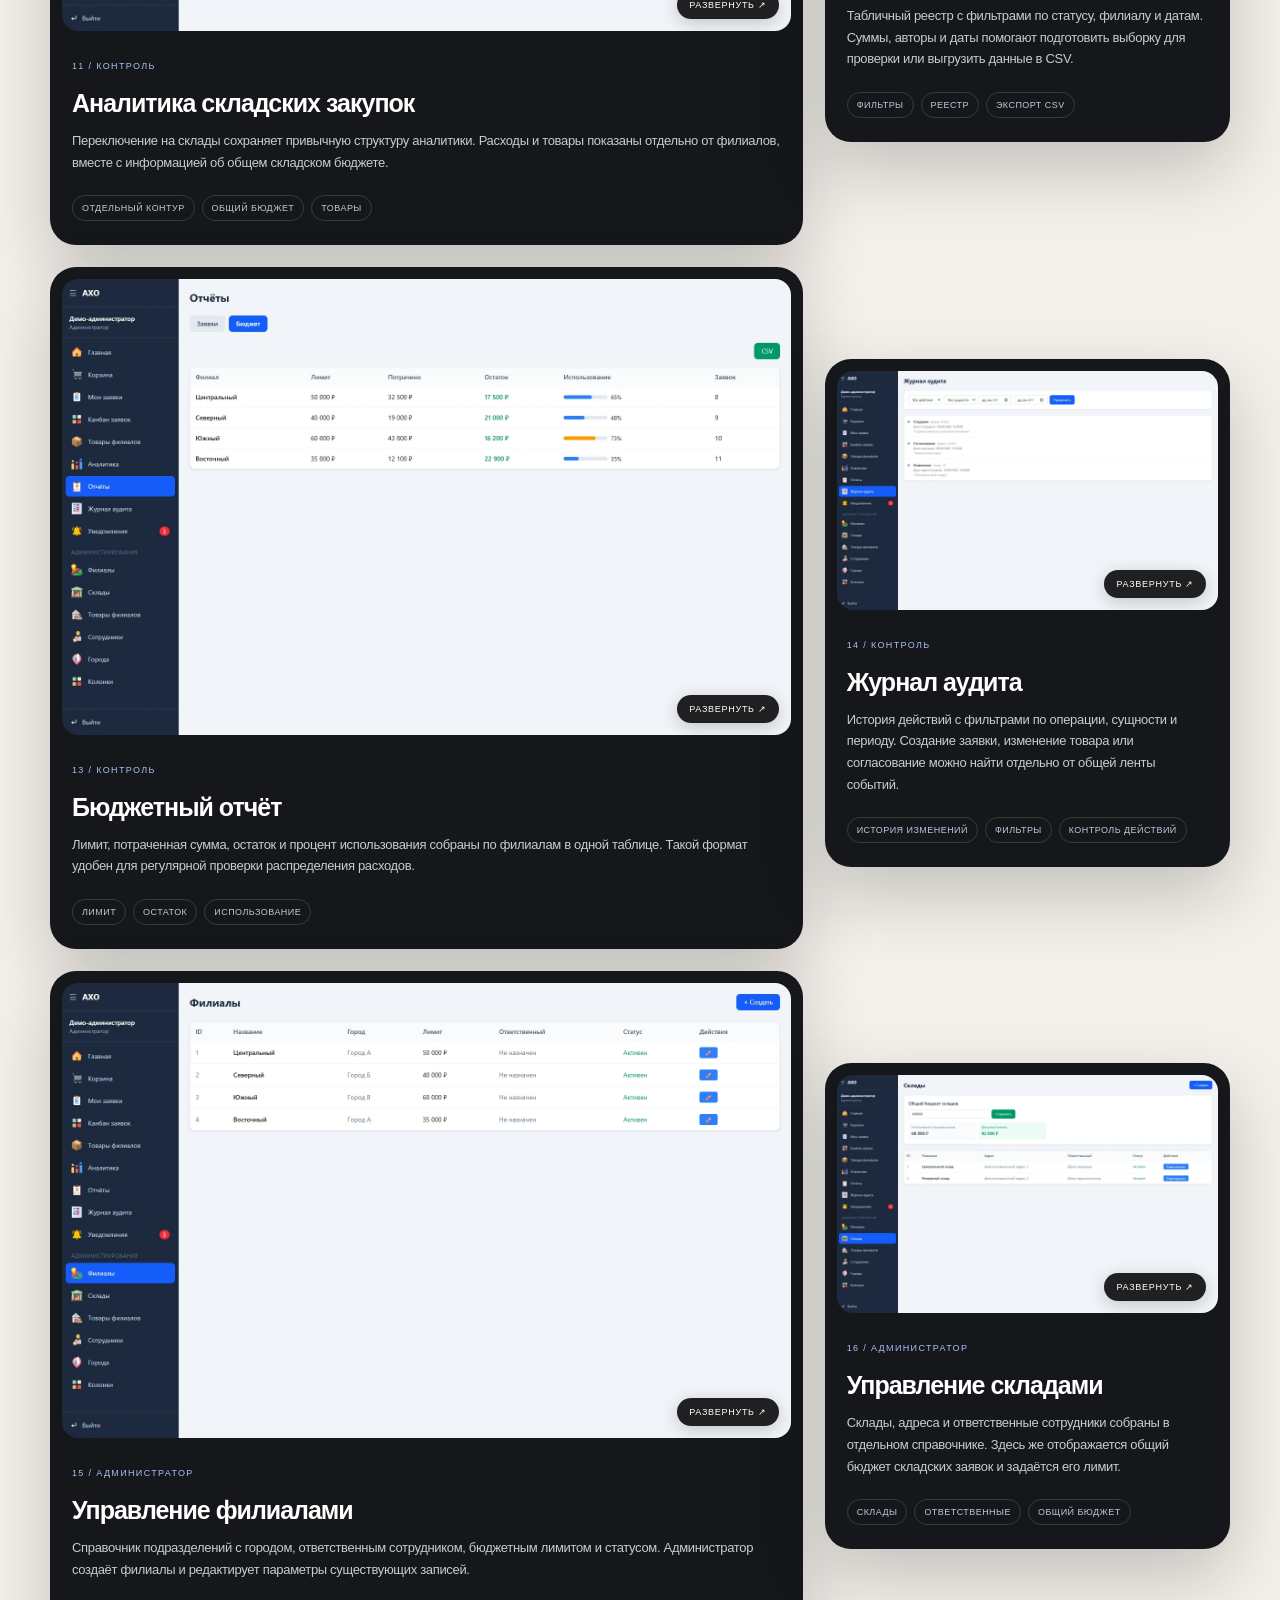
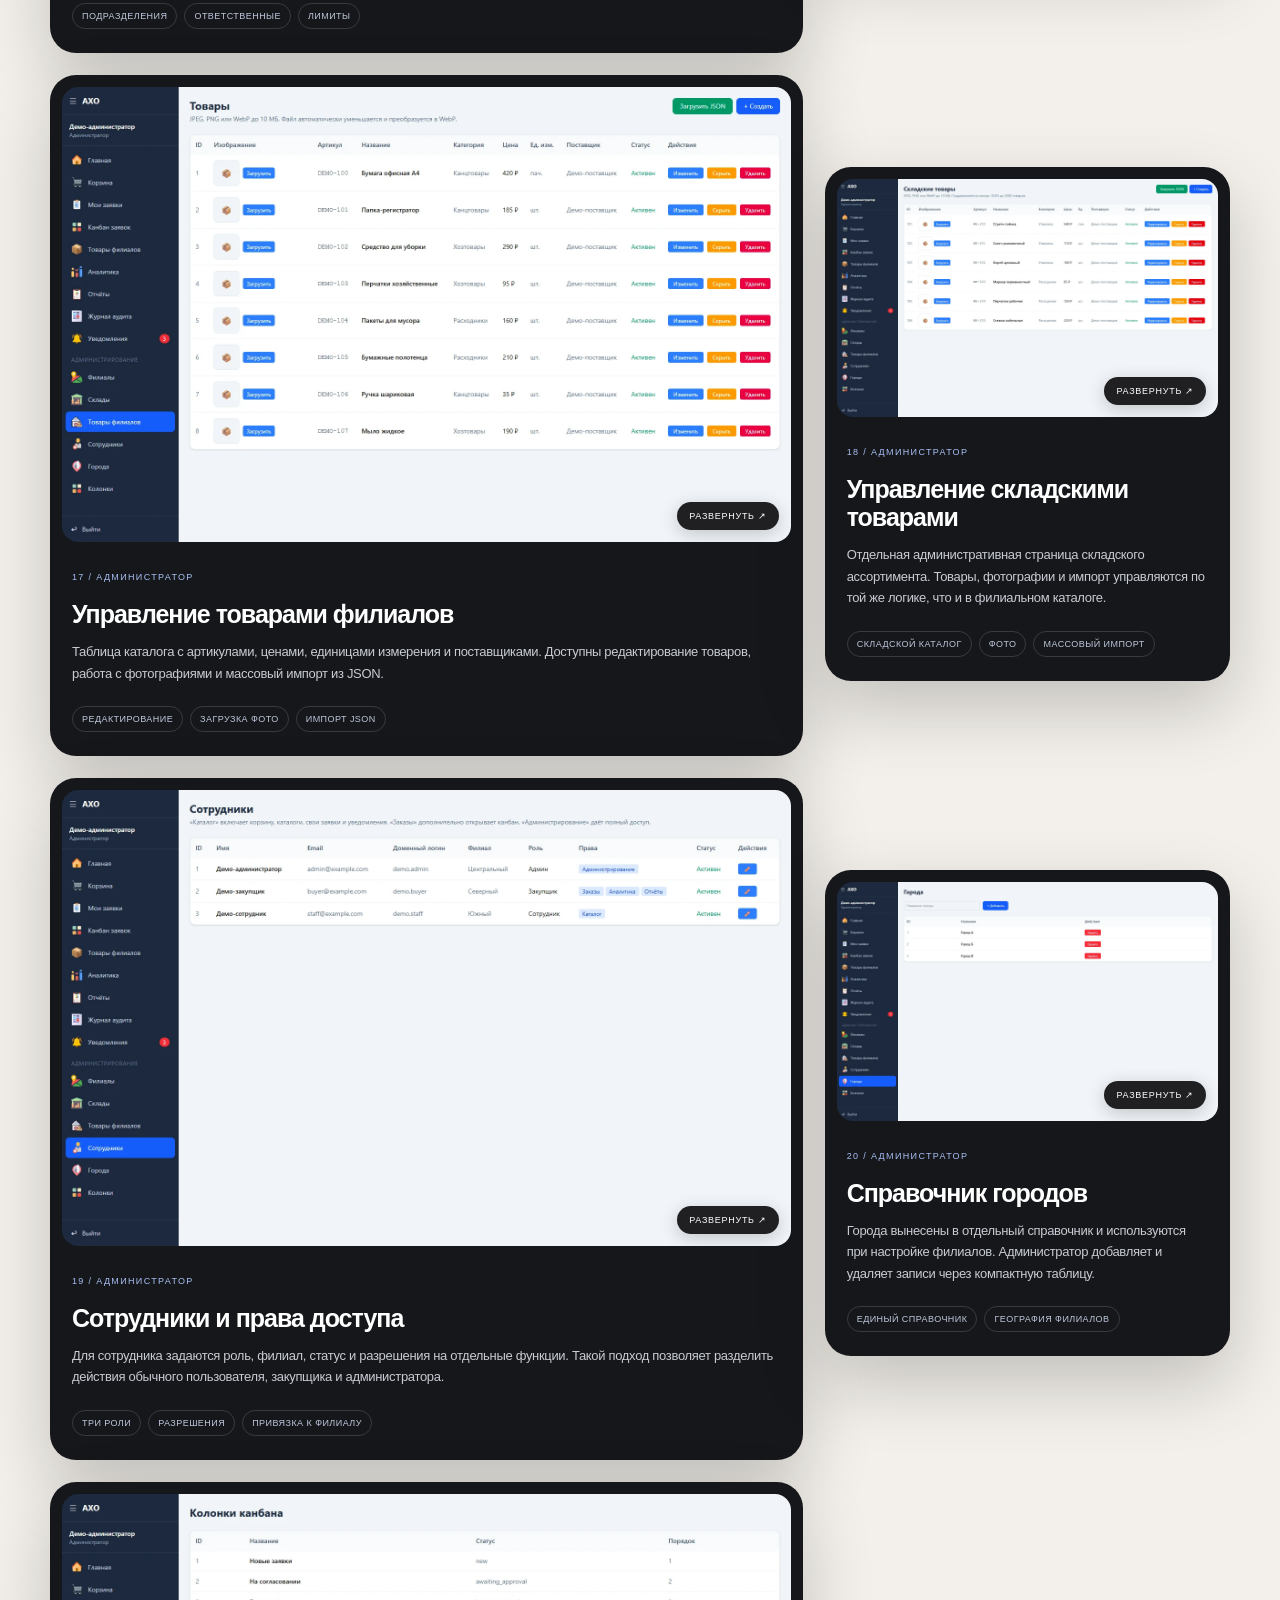
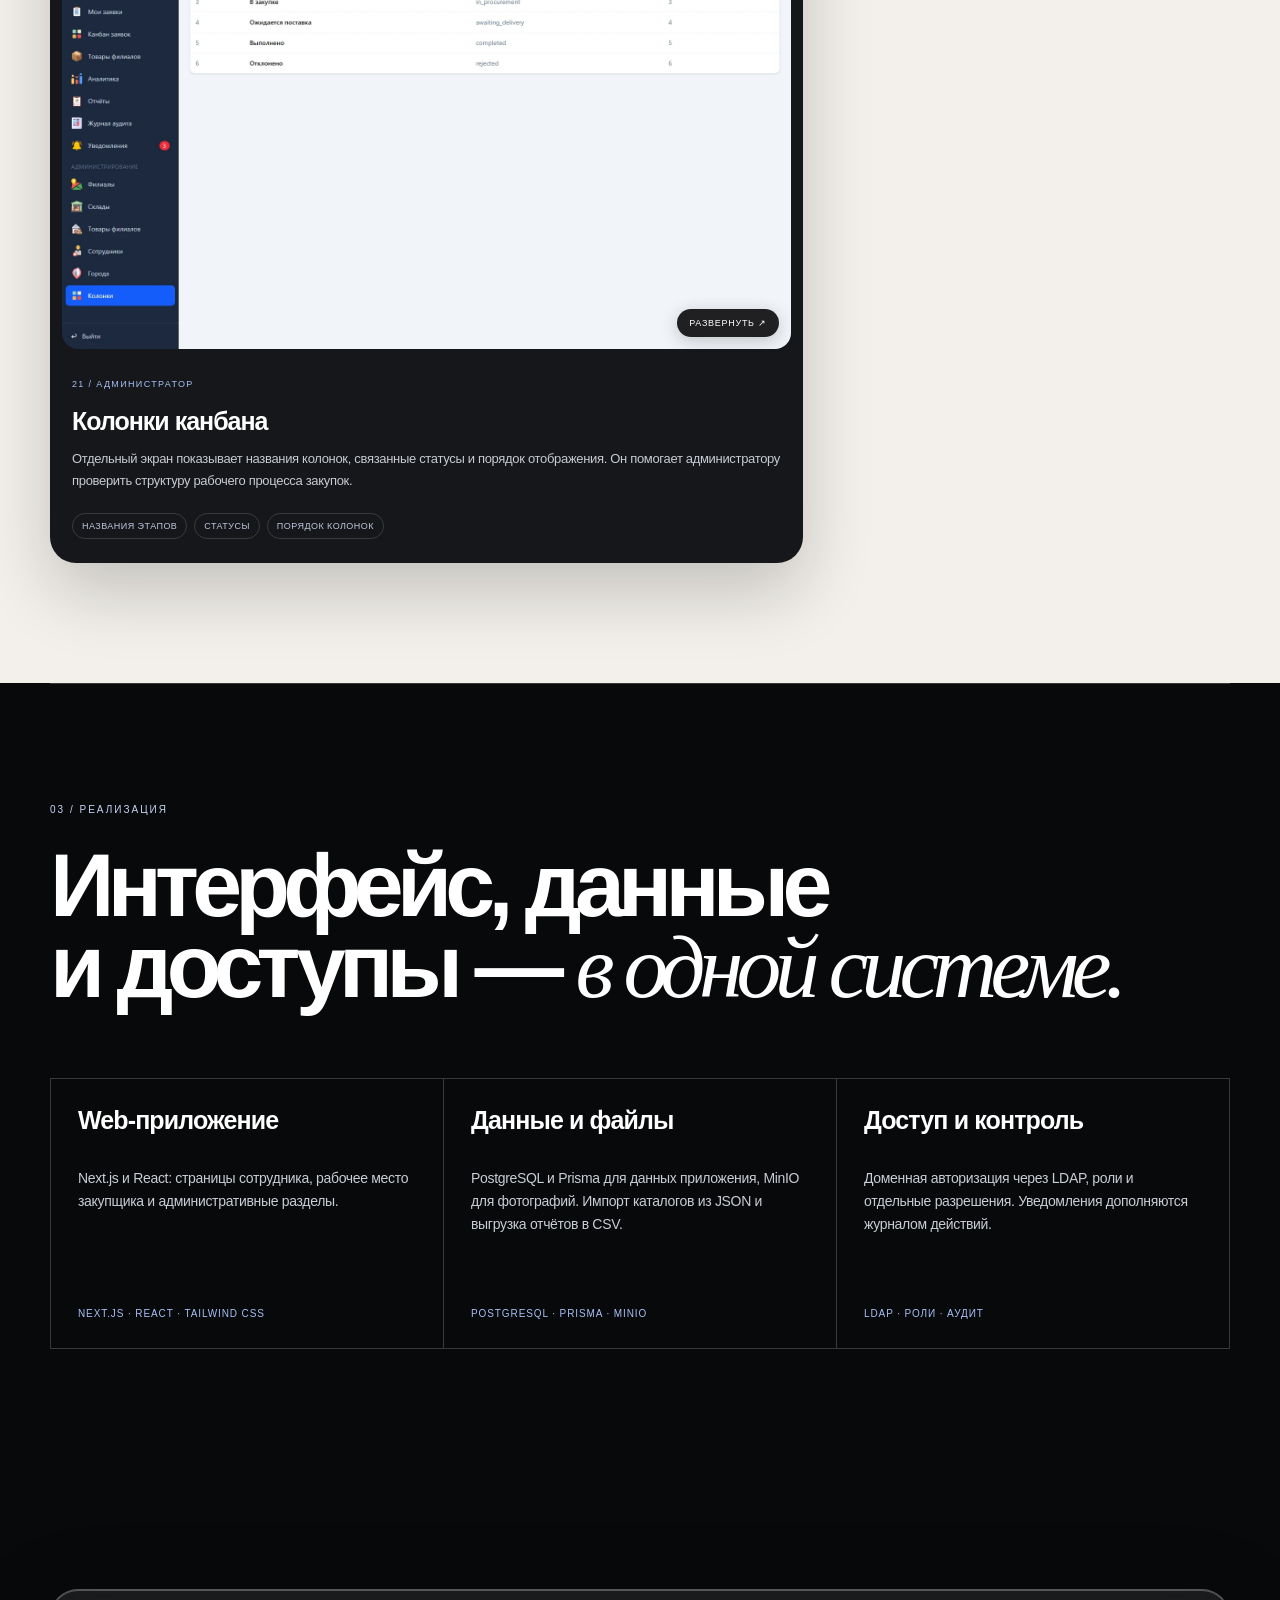
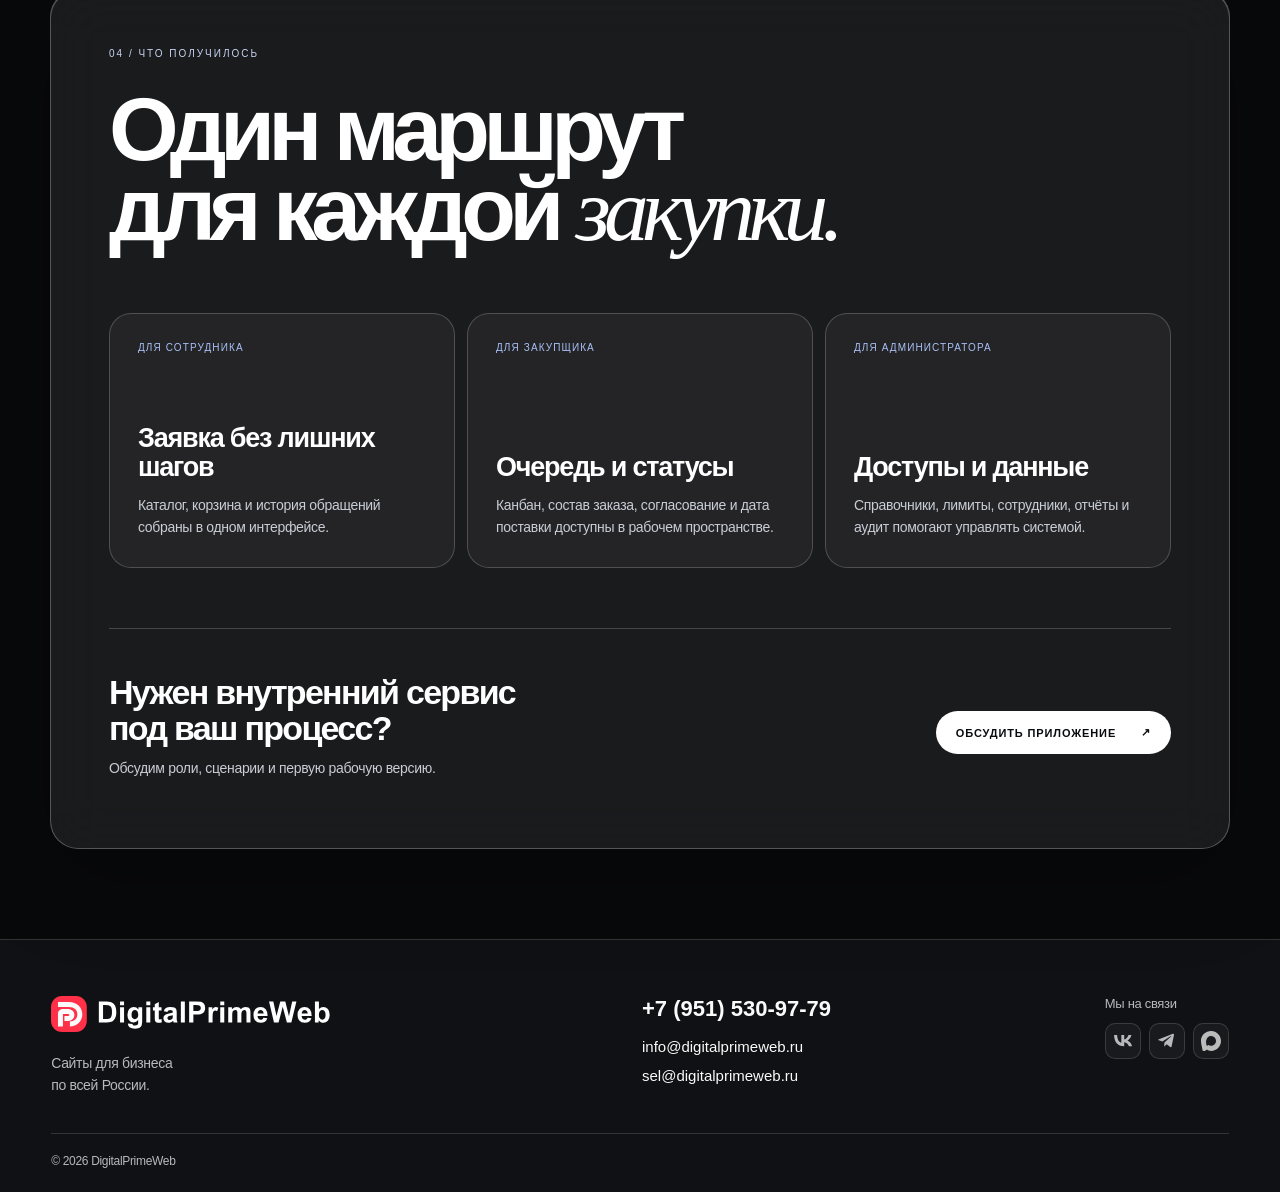
<file: case-aho.html>
<!doctype html>
<html lang="ru"><head><meta charset="utf-8"><meta name="viewport" content="width=device-width,initial-scale=1"><title>АХО — система закупок и заявок | DigitalPrimeWeb</title><meta name="description" content="Кейс приложения АХО: 18 страниц системы закупок, бюджеты филиалов и складов, канбан заявок, аналитика и управление доступом. Подробный обзор с 21 экраном."><meta name="theme-color" content="#08090b"><link rel="stylesheet" href="case-detail.css?v=1"><link rel="stylesheet" href="branding.css?v=20260907"><link rel="stylesheet" href="aho-case.css?v=2"></head><body class="aho-case" style="--case:#578bff;--cover:url('assets/portfolio/aho/dashboard.webp')">
<div class="case-backdrop" aria-hidden="true"></div><div class="case-noise" aria-hidden="true"></div>
<header class="dpw-header case-nav glass"><a class="dpw-header-brand" href="index.html" aria-label="DigitalPrimeWeb — на главную"><img src="assets/dpw-logo.svg" alt="DigitalPrimeWeb — DPW" width="277" height="72"></a><nav aria-label="Навигация по кейсу"><a href="#overview">Обзор</a><a href="#screens">Все экраны</a><a href="#result">Результат</a></nav><div class="dpw-socials" aria-label="Мессенджеры"><button class="dpw-social" data-messenger="vk" type="button" aria-disabled="true" aria-label="ВКонтакте — ссылка скоро появится" title="ВКонтакте — ссылка скоро появится"><svg viewBox="0 0 24 24" aria-hidden="true"><path d="M13.162 18.994C4.962 18.994.285 13.372.09 4.017h4.108c.135 6.867 3.163 9.775 5.562 10.375V4.017h3.868v5.922c2.369-.255 4.857-2.953 5.697-5.922h3.868c-.645 3.658-3.343 6.357-5.262 7.466 1.919.9 4.992 3.253 6.162 7.511h-4.258c-.915-2.848-3.194-5.052-6.207-5.352v5.352z"/></svg></button><button class="dpw-social" data-messenger="telegram" type="button" aria-disabled="true" aria-label="Telegram — ссылка скоро появится" title="Telegram — ссылка скоро появится"><svg viewBox="0 0 24 24" aria-hidden="true"><path d="m21.6 3.3-3.4 16.1c-.3 1.1-.9 1.3-1.8.8l-5.2-3.8-2.5 2.4c-.3.3-.5.5-1 .5l.4-5.3L17.8 5c.4-.4-.1-.6-.6-.3L5.2 12.3.1 10.7c-1.1-.3-1.1-1.1.2-1.6L20 1.5c.9-.3 1.8.2 1.6 1.8Z" transform="translate(1 1) scale(.94)"/></svg></button><button class="dpw-social" data-messenger="max" type="button" aria-disabled="true" aria-label="MAX — ссылка скоро появится" title="MAX — ссылка скоро появится"><img src="assets/max-official.svg" width="20" height="20" alt="" aria-hidden="true"></button></div><a class="nav-cta" href="index.html#contact">Обсудить проект ↗</a></header>
<main>
<section class="aho-hero aho-container"><a class="aho-back" href="index.html#work">← Все проекты</a><div class="aho-kicker"><span></span> Внутренний web-продукт / закупки и расходы</div><h1>АХО<span>Закупки.<br>Под контролем.</span></h1><div class="aho-hero-bottom"><p>От заявки сотрудника до поставки и отчёта.<br>Единая система для филиалов, складов и закупщиков.</p><a class="aho-primary" href="#screens">Посмотреть все экраны <span>↗</span></a></div><div class="aho-hero-shot"><div class="aho-browser-bar"><span class="aho-dots">● ● ●</span><span>АХО / Обзор системы</span><span>Демо-данные</span></div><img src="assets/portfolio/aho/dashboard.webp" alt="Главная страница АХО с бюджетами и сводкой заявок, демонстрационные данные" width="1600" height="1000" fetchpriority="high"></div><div class="aho-facts"><div><b>18</b><span>страниц приложения</span></div><div><b>3</b><span>основные роли</span></div><div><b>21</b><span>экран в разборе</span></div><div><b>2</b><span>контура: филиалы и склады</span></div></div></section>
<section class="aho-section aho-container" id="overview"><div class="aho-section-label">01 / Задача</div><div class="aho-intro"><h2>Собрать закупки<br>в понятный<br><em>рабочий процесс.</em></h2><div><p>Для административно-хозяйственного обеспечения важно видеть всю цепочку: кто и что заказал, какое подразделение оплачивает закупку, кто согласует заявку и на каком этапе поставка.</p><p>В АХО мы объединили каталоги товаров, заявки, бюджетные лимиты, работу закупщика и отчётность. Права доступа определяют, какие действия доступны каждому сотруднику.</p></div></div><div class="aho-flow"><article><span>01</span><h3>Выбрать</h3><p>Найти товар в каталоге или добавить собственную позицию.</p></article><article><span>02</span><h3>Оформить</h3><p>Указать количество, параметры заявки и подразделение.</p></article><article><span>03</span><h3>Провести</h3><p>Согласовать заявку, организовать закупку и указать поставку.</p></article><article><span>04</span><h3>Проверить</h3><p>Посмотреть статусы, расходы, бюджет и историю действий.</p></article></div></section>
<section class="aho-feature"><div class="aho-container aho-feature-grid"><div><div class="aho-section-label">Деталь, которая решает реальную задачу</div><h2>Нужного товара<br>нет в каталоге?<br><em>Заявка продолжится.</em></h2><p>Сотрудник добавляет свою позицию прямо в корзине: название, артикул, цену и количество. Она входит в сумму заявки и учитывается в аналитике, но не добавляется в общий справочник товаров.</p><a href="#screen-cart" class="aho-text-link" data-jump-screen="cart">Посмотреть корзину ↗</a></div><div class="aho-custom-item"><span class="aho-demo-label">Пример своей позиции</span><h3>Органайзер для<br>рабочего места</h3><span class="aho-item-sku">CUSTOM-01</span><div><span>650 ₽ × 2 шт.</span><strong>1 300 ₽</strong></div><p>В составе заявки · отдельно от каталога</p></div></div></section>
<section class="aho-section aho-container" id="screens"><div class="aho-section-label">02 / Подробный разбор</div><div class="aho-gallery-heading"><h2>Каждый экран.<br><em>Своя задача.</em></h2><p>Настоящий интерфейс АХО с демонстрационными данными. Названия, суммы и сотрудники на иллюстрациях условные. Нажмите на экран, чтобы рассмотреть детали.</p></div><div class="aho-filters" role="group" aria-label="Разделы приложения"><button type="button" data-filter="all" aria-pressed="true">Все экраны <span>21</span></button><button type="button" data-filter="employee" aria-pressed="false">Сотрудник <span>7</span></button><button type="button" data-filter="buyer" aria-pressed="false">Закупщик <span>2</span></button><button type="button" data-filter="analytics" aria-pressed="false">Аналитика и контроль <span>5</span></button><button type="button" data-filter="admin" aria-pressed="false">Администрирование <span>7</span></button></div><p class="aho-gallery-status" role="status" aria-live="polite">Показан 21 экран</p><div class="aho-screens"><article class="aho-screen-card" data-category="employee"><button class="aho-screen-open" type="button" data-screen="login" aria-label="Увеличить экран: Вход в систему"><img src="assets/portfolio/aho/login.webp" alt="АХО — Вход в систему. Демонстрационные данные." width="1600" height="1000" loading="lazy" decoding="async"><span class="aho-enlarge" aria-hidden="true">Развернуть ↗</span></button><div class="aho-screen-copy"><span class="aho-screen-number">01 / Сотрудник</span><h3>Вход в систему</h3><p>Единая точка входа для сотрудников: доменный логин или email и пароль. После авторизации набор доступных разделов зависит от роли и выданных прав.</p><div class="aho-screen-tags"><span>Авторизация</span><span>Разграничение доступа</span></div></div></article><article class="aho-screen-card" data-category="employee"><button class="aho-screen-open" type="button" data-screen="dashboard" aria-label="Увеличить экран: Главная: ситуация на одном экране"><img src="assets/portfolio/aho/dashboard.webp" alt="АХО — Главная: ситуация на одном экране. Демонстрационные данные." width="1600" height="1000" loading="lazy" decoding="async"><span class="aho-enlarge" aria-hidden="true">Развернуть ↗</span></button><div class="aho-screen-copy"><span class="aho-screen-number">02 / Сотрудник</span><h3>Главная: ситуация на одном экране</h3><p>Доступные бюджеты филиала и складских заявок, активные закупки, согласования и последние обращения. Сводка помогает понять, что требует внимания, прежде чем открывать отдельные разделы.</p><div class="aho-screen-tags"><span>Бюджеты</span><span>Статусы</span><span>Последние заявки</span></div></div></article><article class="aho-screen-card" data-category="employee"><button class="aho-screen-open" type="button" data-screen="catalog-branch" aria-label="Увеличить экран: Каталог товаров для филиалов"><img src="assets/portfolio/aho/catalog-branch.webp" alt="АХО — Каталог товаров для филиалов. Демонстрационные данные." width="1600" height="1000" loading="lazy" decoding="async"><span class="aho-enlarge" aria-hidden="true">Развернуть ↗</span></button><div class="aho-screen-copy"><span class="aho-screen-number">03 / Сотрудник</span><h3>Каталог товаров для филиалов</h3><p>Карточки с фотографией, артикулом, категорией, поставщиком, ценой и единицей измерения. Поиск и категории помогают найти позицию; кнопка добавления переносит её в корзину.</p><div class="aho-screen-tags"><span>Поиск по артикулу</span><span>Категории</span><span>Корзина</span></div></div></article><article class="aho-screen-card" data-category="employee"><button class="aho-screen-open" type="button" data-screen="catalog-warehouse" aria-label="Увеличить экран: Каталог складских товаров"><img src="assets/portfolio/aho/catalog-warehouse.webp" alt="АХО — Каталог складских товаров. Демонстрационные данные." width="1600" height="1000" loading="lazy" decoding="async"><span class="aho-enlarge" aria-hidden="true">Развернуть ↗</span></button><div class="aho-screen-copy"><span class="aho-screen-number">04 / Сотрудник</span><h3>Каталог складских товаров</h3><p>Отдельный ассортимент для складских потребностей с тем же понятным карточным интерфейсом. Пользователь видит стоимость, поставщика и артикул до добавления товара в заявку.</p><div class="aho-screen-tags"><span>Отдельный ассортимент</span><span>Фото</span><span>Цена</span></div></div></article><article class="aho-screen-card" data-category="employee"><button class="aho-screen-open" type="button" data-screen="cart" aria-label="Увеличить экран: Корзина и оформление заявки"><img src="assets/portfolio/aho/cart.webp" alt="АХО — Корзина и оформление заявки. Демонстрационные данные." width="1600" height="1000" loading="lazy" decoding="async"><span class="aho-enlarge" aria-hidden="true">Развернуть ↗</span></button><div class="aho-screen-copy"><span class="aho-screen-number">05 / Сотрудник</span><h3>Корзина и оформление заявки</h3><p>В одной форме собраны товары, количества, итоговая стоимость и параметры заявки. Можно добавить свою позицию с названием, артикулом, ценой и количеством: она учитывается в общей сумме, но не засоряет основной каталог.</p><div class="aho-screen-tags"><span>Свои позиции</span><span>Общая сумма</span><span>Параметры заявки</span></div></div></article><article class="aho-screen-card" data-category="employee"><button class="aho-screen-open" type="button" data-screen="my-orders" aria-label="Увеличить экран: Мои заявки"><img src="assets/portfolio/aho/my-orders.webp" alt="АХО — Мои заявки. Демонстрационные данные." width="1600" height="1000" loading="lazy" decoding="async"><span class="aho-enlarge" aria-hidden="true">Развернуть ↗</span></button><div class="aho-screen-copy"><span class="aho-screen-number">06 / Сотрудник</span><h3>Мои заявки</h3><p>Личный список обращений с составом заказа, суммой и текущим статусом. Сотрудник возвращается к своей заявке и видит, как продвигается закупка.</p><div class="aho-screen-tags"><span>История</span><span>Состав заказа</span><span>Статус</span></div></div></article><article class="aho-screen-card" data-category="employee"><button class="aho-screen-open" type="button" data-screen="notifications" aria-label="Увеличить экран: Уведомления"><img src="assets/portfolio/aho/notifications.webp" alt="АХО — Уведомления. Демонстрационные данные." width="1600" height="1000" loading="lazy" decoding="async"><span class="aho-enlarge" aria-hidden="true">Развернуть ↗</span></button><div class="aho-screen-copy"><span class="aho-screen-number">07 / Сотрудник</span><h3>Уведомления</h3><p>Система сообщает о новых заявках, согласовании и изменении статусов. Прочитанные и новые сообщения различаются визуально; уведомления можно отметить прочитанными или очистить.</p><div class="aho-screen-tags"><span>Новые события</span><span>Согласование</span><span>Прочтение</span></div></div></article><article class="aho-screen-card" data-category="buyer"><button class="aho-screen-open" type="button" data-screen="buyer-kanban" aria-label="Увеличить экран: Канбан заявок"><img src="assets/portfolio/aho/buyer-kanban.webp" alt="АХО — Канбан заявок. Демонстрационные данные." width="1600" height="1000" loading="lazy" decoding="async"><span class="aho-enlarge" aria-hidden="true">Развернуть ↗</span></button><div class="aho-screen-copy"><span class="aho-screen-number">08 / Закупщик</span><h3>Канбан заявок</h3><p>Рабочая доска закупщика: новые заявки, согласование, закупка, ожидание поставки и завершение. Карточка показывает автора, подразделение, сумму и приоритет; архив можно открыть отдельно.</p><div class="aho-screen-tags"><span>Этапы закупки</span><span>Приоритеты</span><span>Архив</span></div></div></article><article class="aho-screen-card" data-category="buyer"><button class="aho-screen-open" type="button" data-screen="order-detail" aria-label="Увеличить экран: Карточка заявки"><img src="assets/portfolio/aho/order-detail.webp" alt="АХО — Карточка заявки. Демонстрационные данные." width="1600" height="1000" loading="lazy" decoding="async"><span class="aho-enlarge" aria-hidden="true">Развернуть ↗</span></button><div class="aho-screen-copy"><span class="aho-screen-number">09 / Закупщик</span><h3>Карточка заявки</h3><p>Подробности открываются поверх доски: состав заказа, стандартные и собственные позиции, суммы и доступные действия. Здесь закупщик работает со статусом, согласованием, отклонением и датой поставки.</p><div class="aho-screen-tags"><span>Детали заказа</span><span>Согласование</span><span>Дата поставки</span></div></div></article><article class="aho-screen-card" data-category="analytics"><button class="aho-screen-open" type="button" data-screen="analytics" aria-label="Увеличить экран: Аналитика расходов филиалов"><img src="assets/portfolio/aho/analytics.webp" alt="АХО — Аналитика расходов филиалов. Демонстрационные данные." width="1600" height="1000" loading="lazy" decoding="async"><span class="aho-enlarge" aria-hidden="true">Развернуть ↗</span></button><div class="aho-screen-copy"><span class="aho-screen-number">10 / Контроль</span><h3>Аналитика расходов филиалов</h3><p>Общая сумма закупок, активные заявки и выполненные обращения дополнены диаграммами. Можно сопоставить расходы подразделений, популярные товары и использование лимитов.</p><div class="aho-screen-tags"><span>Сводные показатели</span><span>Диаграммы</span><span>Лимиты</span></div></div></article><article class="aho-screen-card" data-category="analytics"><button class="aho-screen-open" type="button" data-screen="analytics-warehouses" aria-label="Увеличить экран: Аналитика складских закупок"><img src="assets/portfolio/aho/analytics-warehouses.webp" alt="АХО — Аналитика складских закупок. Демонстрационные данные." width="1600" height="1000" loading="lazy" decoding="async"><span class="aho-enlarge" aria-hidden="true">Развернуть ↗</span></button><div class="aho-screen-copy"><span class="aho-screen-number">11 / Контроль</span><h3>Аналитика складских закупок</h3><p>Переключение на склады сохраняет привычную структуру аналитики. Расходы и товары показаны отдельно от филиалов, вместе с информацией об общем складском бюджете.</p><div class="aho-screen-tags"><span>Отдельный контур</span><span>Общий бюджет</span><span>Товары</span></div></div></article><article class="aho-screen-card" data-category="analytics"><button class="aho-screen-open" type="button" data-screen="reports" aria-label="Увеличить экран: Отчёт по заявкам"><img src="assets/portfolio/aho/reports.webp" alt="АХО — Отчёт по заявкам. Демонстрационные данные." width="1600" height="1000" loading="lazy" decoding="async"><span class="aho-enlarge" aria-hidden="true">Развернуть ↗</span></button><div class="aho-screen-copy"><span class="aho-screen-number">12 / Контроль</span><h3>Отчёт по заявкам</h3><p>Табличный реестр с фильтрами по статусу, филиалу и датам. Суммы, авторы и даты помогают подготовить выборку для проверки или выгрузить данные в CSV.</p><div class="aho-screen-tags"><span>Фильтры</span><span>Реестр</span><span>Экспорт CSV</span></div></div></article><article class="aho-screen-card" data-category="analytics"><button class="aho-screen-open" type="button" data-screen="reports-budget" aria-label="Увеличить экран: Бюджетный отчёт"><img src="assets/portfolio/aho/reports-budget.webp" alt="АХО — Бюджетный отчёт. Демонстрационные данные." width="1600" height="1000" loading="lazy" decoding="async"><span class="aho-enlarge" aria-hidden="true">Развернуть ↗</span></button><div class="aho-screen-copy"><span class="aho-screen-number">13 / Контроль</span><h3>Бюджетный отчёт</h3><p>Лимит, потраченная сумма, остаток и процент использования собраны по филиалам в одной таблице. Такой формат удобен для регулярной проверки распределения расходов.</p><div class="aho-screen-tags"><span>Лимит</span><span>Остаток</span><span>Использование</span></div></div></article><article class="aho-screen-card" data-category="analytics"><button class="aho-screen-open" type="button" data-screen="audit-log" aria-label="Увеличить экран: Журнал аудита"><img src="assets/portfolio/aho/audit-log.webp" alt="АХО — Журнал аудита. Демонстрационные данные." width="1600" height="1000" loading="lazy" decoding="async"><span class="aho-enlarge" aria-hidden="true">Развернуть ↗</span></button><div class="aho-screen-copy"><span class="aho-screen-number">14 / Контроль</span><h3>Журнал аудита</h3><p>История действий с фильтрами по операции, сущности и периоду. Создание заявки, изменение товара или согласование можно найти отдельно от общей ленты событий.</p><div class="aho-screen-tags"><span>История изменений</span><span>Фильтры</span><span>Контроль действий</span></div></div></article><article class="aho-screen-card" data-category="admin"><button class="aho-screen-open" type="button" data-screen="admin-branches" aria-label="Увеличить экран: Управление филиалами"><img src="assets/portfolio/aho/admin-branches.webp" alt="АХО — Управление филиалами. Демонстрационные данные." width="1600" height="1000" loading="lazy" decoding="async"><span class="aho-enlarge" aria-hidden="true">Развернуть ↗</span></button><div class="aho-screen-copy"><span class="aho-screen-number">15 / Администратор</span><h3>Управление филиалами</h3><p>Справочник подразделений с городом, ответственным сотрудником, бюджетным лимитом и статусом. Администратор создаёт филиалы и редактирует параметры существующих записей.</p><div class="aho-screen-tags"><span>Подразделения</span><span>Ответственные</span><span>Лимиты</span></div></div></article><article class="aho-screen-card" data-category="admin"><button class="aho-screen-open" type="button" data-screen="admin-warehouses" aria-label="Увеличить экран: Управление складами"><img src="assets/portfolio/aho/admin-warehouses.webp" alt="АХО — Управление складами. Демонстрационные данные." width="1600" height="1000" loading="lazy" decoding="async"><span class="aho-enlarge" aria-hidden="true">Развернуть ↗</span></button><div class="aho-screen-copy"><span class="aho-screen-number">16 / Администратор</span><h3>Управление складами</h3><p>Склады, адреса и ответственные сотрудники собраны в отдельном справочнике. Здесь же отображается общий бюджет складских заявок и задаётся его лимит.</p><div class="aho-screen-tags"><span>Склады</span><span>Ответственные</span><span>Общий бюджет</span></div></div></article><article class="aho-screen-card" data-category="admin"><button class="aho-screen-open" type="button" data-screen="admin-products" aria-label="Увеличить экран: Управление товарами филиалов"><img src="assets/portfolio/aho/admin-products.webp" alt="АХО — Управление товарами филиалов. Демонстрационные данные." width="1600" height="1000" loading="lazy" decoding="async"><span class="aho-enlarge" aria-hidden="true">Развернуть ↗</span></button><div class="aho-screen-copy"><span class="aho-screen-number">17 / Администратор</span><h3>Управление товарами филиалов</h3><p>Таблица каталога с артикулами, ценами, единицами измерения и поставщиками. Доступны редактирование товаров, работа с фотографиями и массовый импорт из JSON.</p><div class="aho-screen-tags"><span>Редактирование</span><span>Загрузка фото</span><span>Импорт JSON</span></div></div></article><article class="aho-screen-card" data-category="admin"><button class="aho-screen-open" type="button" data-screen="admin-warehouse-products" aria-label="Увеличить экран: Управление складскими товарами"><img src="assets/portfolio/aho/admin-warehouse-products.webp" alt="АХО — Управление складскими товарами. Демонстрационные данные." width="1600" height="1000" loading="lazy" decoding="async"><span class="aho-enlarge" aria-hidden="true">Развернуть ↗</span></button><div class="aho-screen-copy"><span class="aho-screen-number">18 / Администратор</span><h3>Управление складскими товарами</h3><p>Отдельная административная страница складского ассортимента. Товары, фотографии и импорт управляются по той же логике, что и в филиальном каталоге.</p><div class="aho-screen-tags"><span>Складской каталог</span><span>Фото</span><span>Массовый импорт</span></div></div></article><article class="aho-screen-card" data-category="admin"><button class="aho-screen-open" type="button" data-screen="admin-employees" aria-label="Увеличить экран: Сотрудники и права доступа"><img src="assets/portfolio/aho/admin-employees.webp" alt="АХО — Сотрудники и права доступа. Демонстрационные данные." width="1600" height="1000" loading="lazy" decoding="async"><span class="aho-enlarge" aria-hidden="true">Развернуть ↗</span></button><div class="aho-screen-copy"><span class="aho-screen-number">19 / Администратор</span><h3>Сотрудники и права доступа</h3><p>Для сотрудника задаются роль, филиал, статус и разрешения на отдельные функции. Такой подход позволяет разделить действия обычного пользователя, закупщика и администратора.</p><div class="aho-screen-tags"><span>Три роли</span><span>Разрешения</span><span>Привязка к филиалу</span></div></div></article><article class="aho-screen-card" data-category="admin"><button class="aho-screen-open" type="button" data-screen="admin-cities" aria-label="Увеличить экран: Справочник городов"><img src="assets/portfolio/aho/admin-cities.webp" alt="АХО — Справочник городов. Демонстрационные данные." width="1600" height="1000" loading="lazy" decoding="async"><span class="aho-enlarge" aria-hidden="true">Развернуть ↗</span></button><div class="aho-screen-copy"><span class="aho-screen-number">20 / Администратор</span><h3>Справочник городов</h3><p>Города вынесены в отдельный справочник и используются при настройке филиалов. Администратор добавляет и удаляет записи через компактную таблицу.</p><div class="aho-screen-tags"><span>Единый справочник</span><span>География филиалов</span></div></div></article><article class="aho-screen-card" data-category="admin"><button class="aho-screen-open" type="button" data-screen="admin-kanban" aria-label="Увеличить экран: Колонки канбана"><img src="assets/portfolio/aho/admin-kanban.webp" alt="АХО — Колонки канбана. Демонстрационные данные." width="1600" height="1000" loading="lazy" decoding="async"><span class="aho-enlarge" aria-hidden="true">Развернуть ↗</span></button><div class="aho-screen-copy"><span class="aho-screen-number">21 / Администратор</span><h3>Колонки канбана</h3><p>Отдельный экран показывает названия колонок, связанные статусы и порядок отображения. Он помогает администратору проверить структуру рабочего процесса закупок.</p><div class="aho-screen-tags"><span>Названия этапов</span><span>Статусы</span><span>Порядок колонок</span></div></div></article></div></section>
<section class="aho-section aho-container aho-implementation"><div class="aho-section-label">03 / Реализация</div><h2>Интерфейс, данные<br>и доступы — <em>в одной системе.</em></h2><div class="aho-tech-grid"><article><h3>Web-приложение</h3><p>Next.js и React: страницы сотрудника, рабочее место закупщика и административные разделы.</p><span>Next.js · React · Tailwind CSS</span></article><article><h3>Данные и файлы</h3><p>PostgreSQL и Prisma для данных приложения, MinIO для фотографий. Импорт каталогов из JSON и выгрузка отчётов в CSV.</p><span>PostgreSQL · Prisma · MinIO</span></article><article><h3>Доступ и контроль</h3><p>Доменная авторизация через LDAP, роли и отдельные разрешения. Уведомления дополняются журналом действий.</p><span>LDAP · Роли · Аудит</span></article></div></section>
<section class="aho-result" id="result"><div class="aho-container"><div class="aho-section-label">04 / Что получилось</div><h2>Один маршрут<br>для каждой <em>закупки.</em></h2><div class="aho-result-grid"><article><span>Для сотрудника</span><h3>Заявка без лишних шагов</h3><p>Каталог, корзина и история обращений собраны в одном интерфейсе.</p></article><article><span>Для закупщика</span><h3>Очередь и статусы</h3><p>Канбан, состав заказа, согласование и дата поставки доступны в рабочем пространстве.</p></article><article><span>Для администратора</span><h3>Доступы и данные</h3><p>Справочники, лимиты, сотрудники, отчёты и аудит помогают управлять системой.</p></article></div><div class="aho-cta"><div><h3>Нужен внутренний сервис<br>под ваш процесс?</h3><p>Обсудим роли, сценарии и первую рабочую версию.</p></div><a class="aho-primary" href="index.html#contact">Обсудить приложение <span>↗</span></a></div></div></section>
</main><footer class="dpw-footer"><div class="dpw-footer-brand"><a href="index.html" aria-label="DigitalPrimeWeb — на главную"><img src="assets/digitalprimeweb-logo.svg?v=capitalized" alt="DigitalPrimeWeb" width="563.37" height="72" class="dpw-full-logo"></a><p>Сайты для бизнеса<br>по всей России.</p></div><div class="dpw-footer-contacts"><a class="dpw-phone" href="tel:+79515309779">+7 (951) 530-97-79</a><a href="mailto:info@digitalprimeweb.ru">info@digitalprimeweb.ru</a><a href="mailto:sel@digitalprimeweb.ru">sel@digitalprimeweb.ru</a></div><div class="dpw-footer-connect"><span>Мы на связи</span><div class="dpw-socials" aria-label="Мессенджеры"><button class="dpw-social" data-messenger="vk" type="button" aria-disabled="true" aria-label="ВКонтакте — ссылка скоро появится" title="ВКонтакте — ссылка скоро появится"><svg viewBox="0 0 24 24" aria-hidden="true"><path d="M13.162 18.994C4.962 18.994.285 13.372.09 4.017h4.108c.135 6.867 3.163 9.775 5.562 10.375V4.017h3.868v5.922c2.369-.255 4.857-2.953 5.697-5.922h3.868c-.645 3.658-3.343 6.357-5.262 7.466 1.919.9 4.992 3.253 6.162 7.511h-4.258c-.915-2.848-3.194-5.052-6.207-5.352v5.352z"/></svg></button><button class="dpw-social" data-messenger="telegram" type="button" aria-disabled="true" aria-label="Telegram — ссылка скоро появится" title="Telegram — ссылка скоро появится"><svg viewBox="0 0 24 24" aria-hidden="true"><path d="m21.6 3.3-3.4 16.1c-.3 1.1-.9 1.3-1.8.8l-5.2-3.8-2.5 2.4c-.3.3-.5.5-1 .5l.4-5.3L17.8 5c.4-.4-.1-.6-.6-.3L5.2 12.3.1 10.7c-1.1-.3-1.1-1.1.2-1.6L20 1.5c.9-.3 1.8.2 1.6 1.8Z" transform="translate(1 1) scale(.94)"/></svg></button><button class="dpw-social" data-messenger="max" type="button" aria-disabled="true" aria-label="MAX — ссылка скоро появится" title="MAX — ссылка скоро появится"><img src="assets/max-official.svg" width="20" height="20" alt="" aria-hidden="true"></button></div></div><small class="dpw-copyright">© 2026 DigitalPrimeWeb</small></footer>
<dialog class="aho-lightbox" aria-labelledby="aho-dialog-title"><div class="aho-lightbox-head"><div><span id="aho-dialog-count"></span><h2 id="aho-dialog-title"></h2></div><button type="button" class="aho-close" aria-label="Закрыть изображение">×</button></div><div class="aho-lightbox-image"><img alt="" src="assets/portfolio/aho/dashboard.webp" width="1600" height="1000"></div><div class="aho-lightbox-foot"><button type="button" data-lightbox-prev aria-label="Предыдущий экран">← Назад</button><span>Демонстрационные данные</span><button type="button" data-lightbox-next aria-label="Следующий экран">Далее →</button></div></dialog>
<script src="case-detail.js?v=2-system-cursor"></script><script src="aho-case.js?v=1"></script></body></html>
</file>
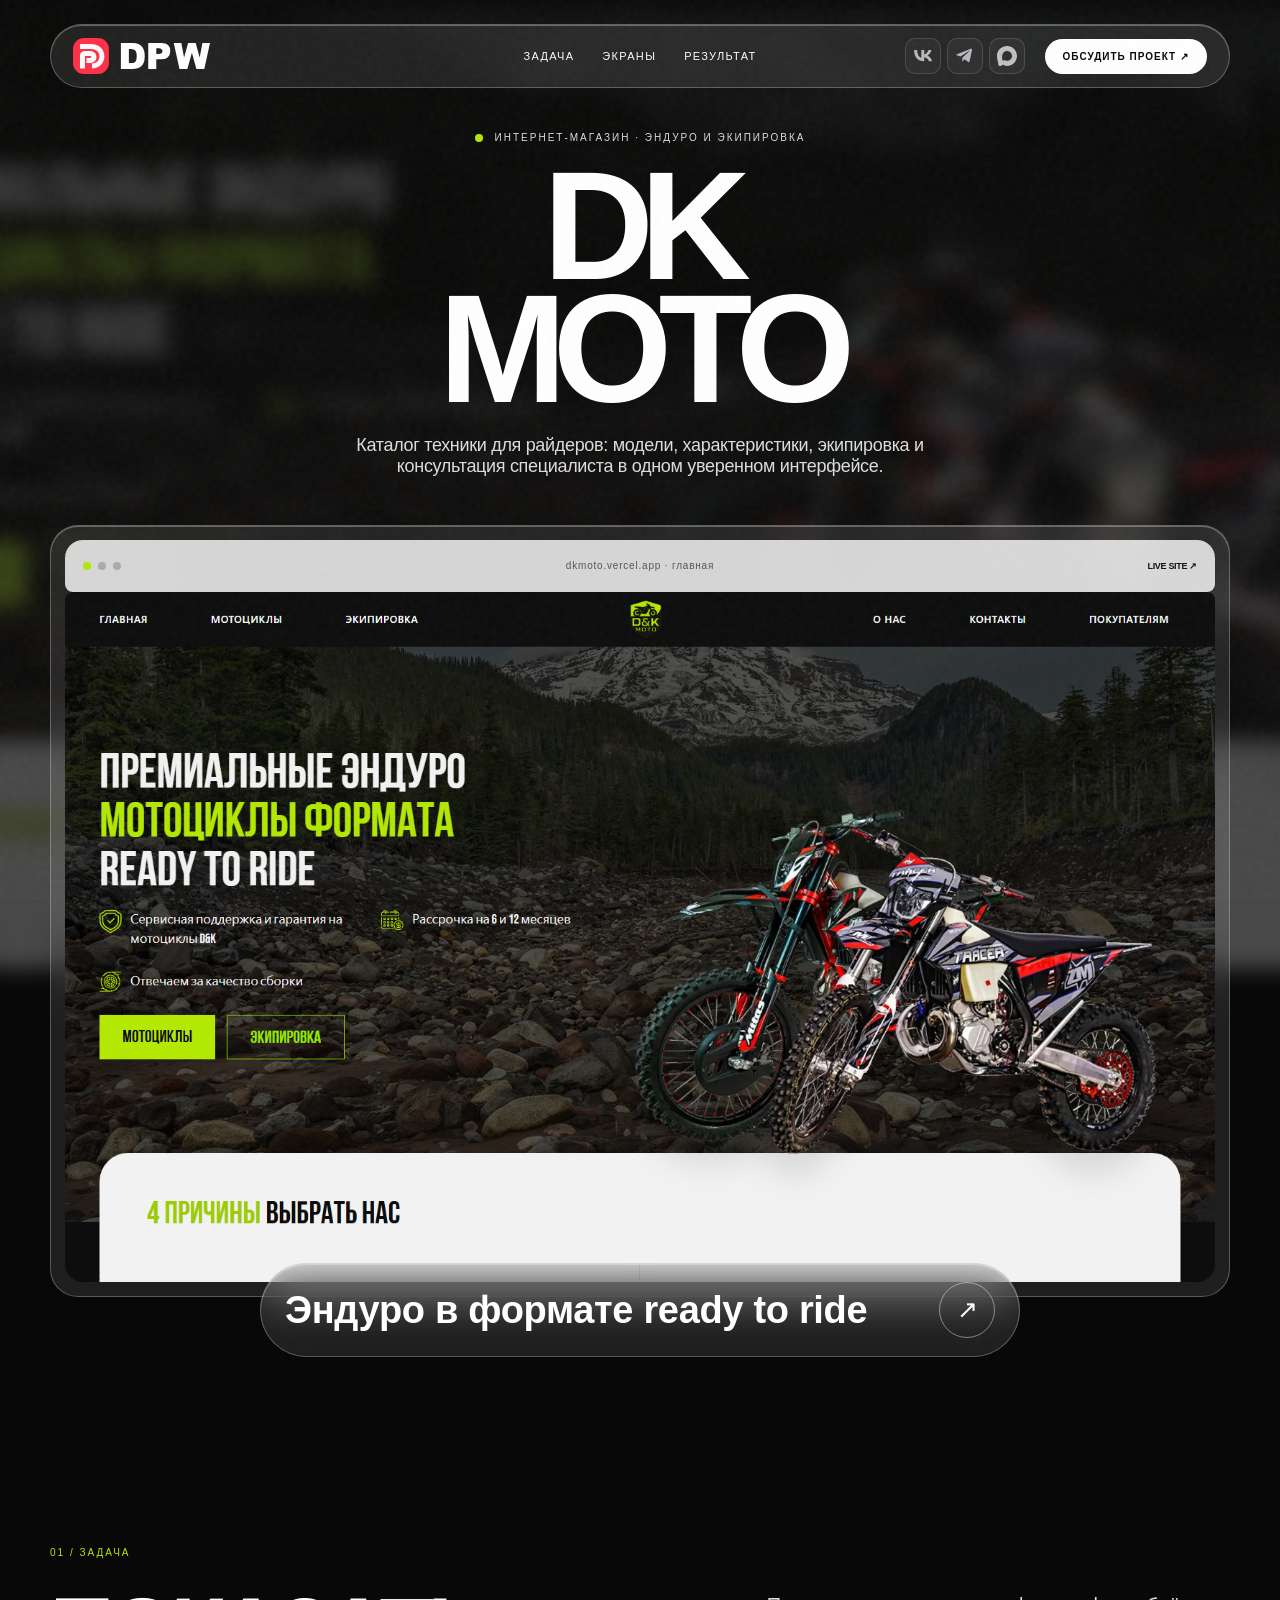
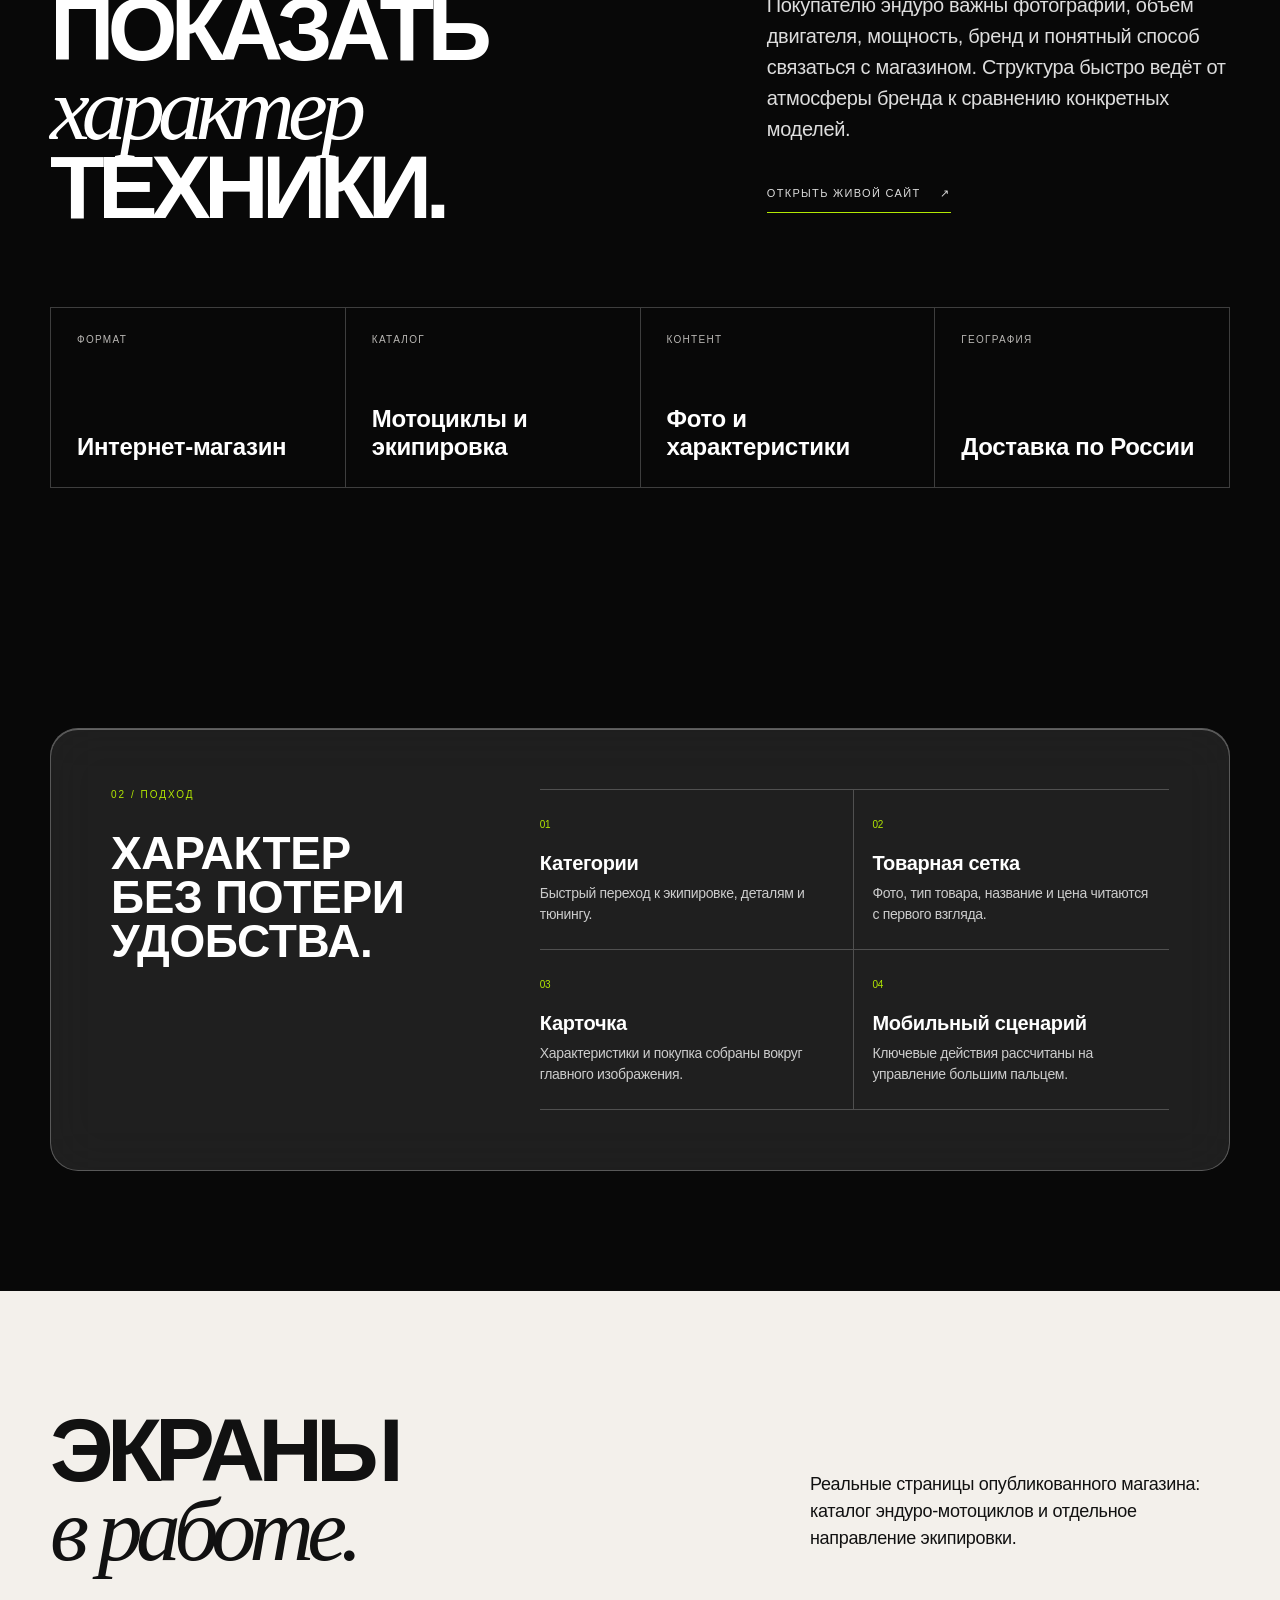
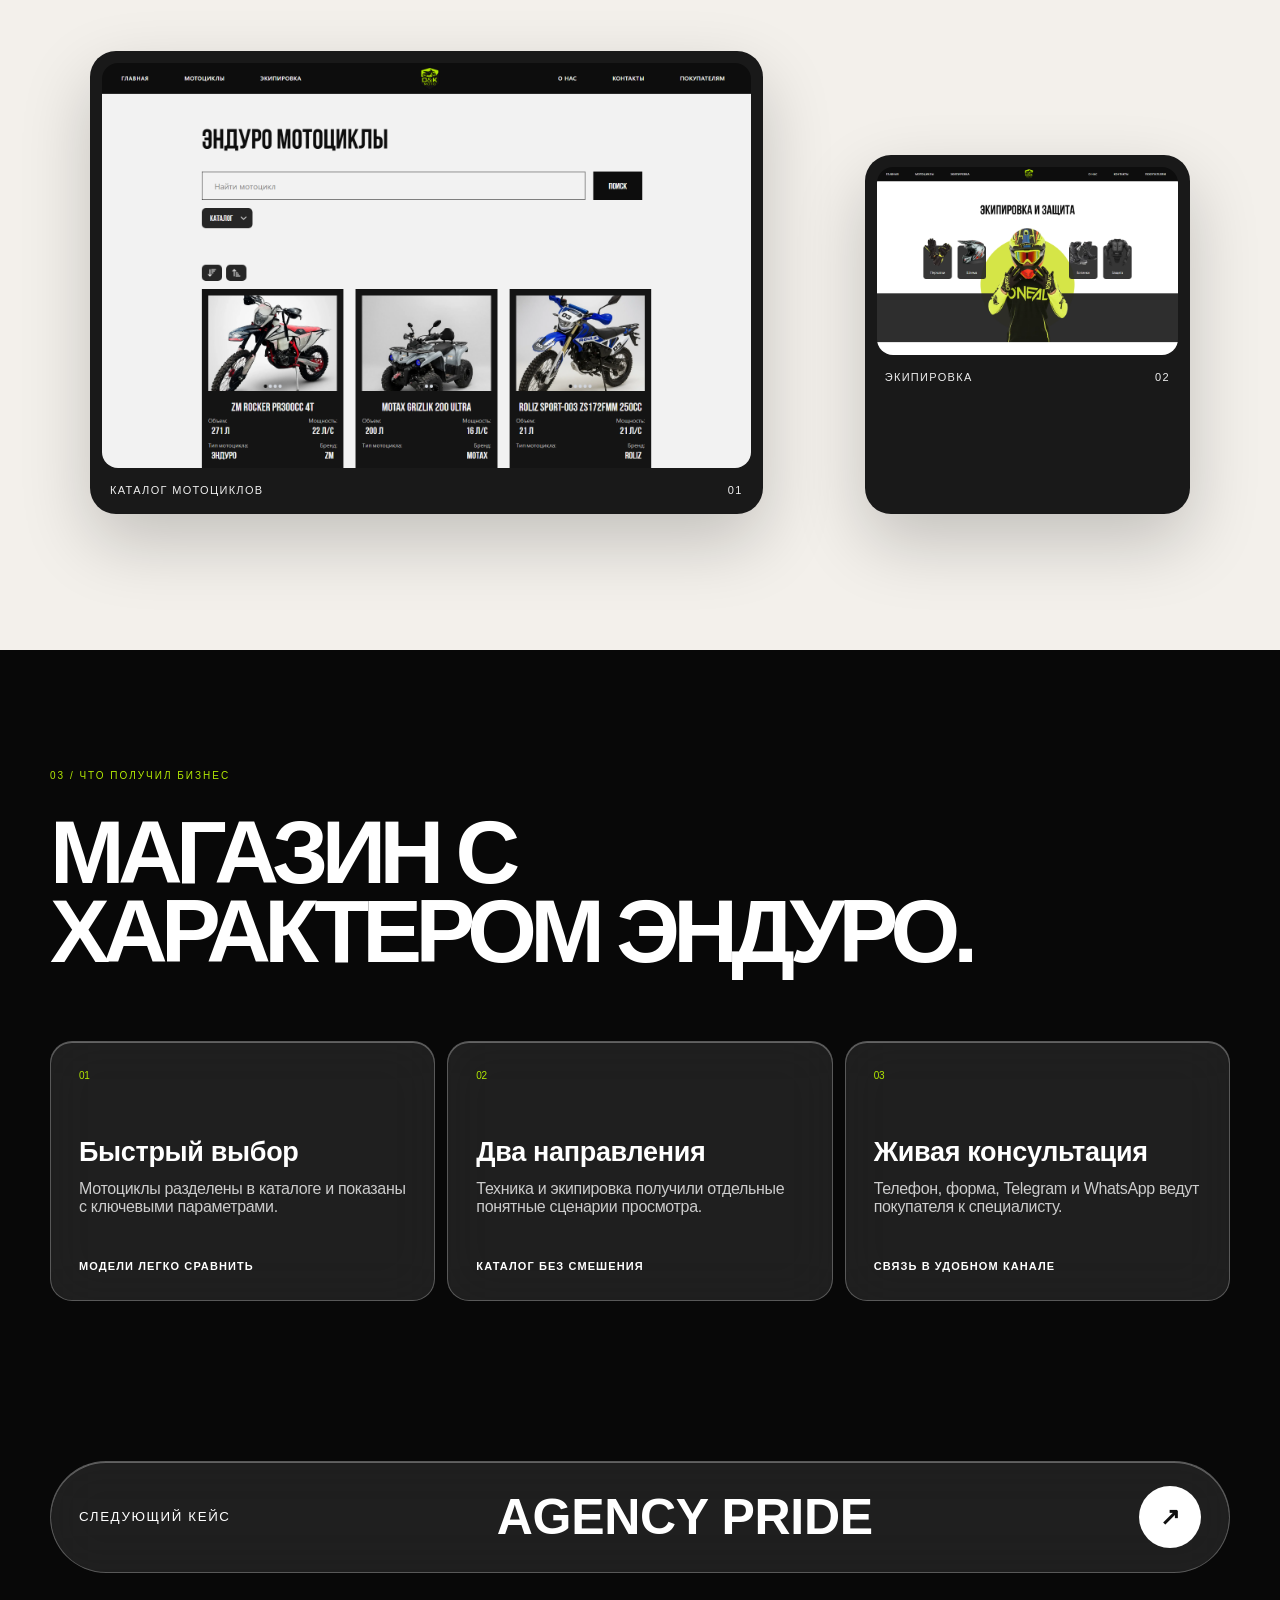
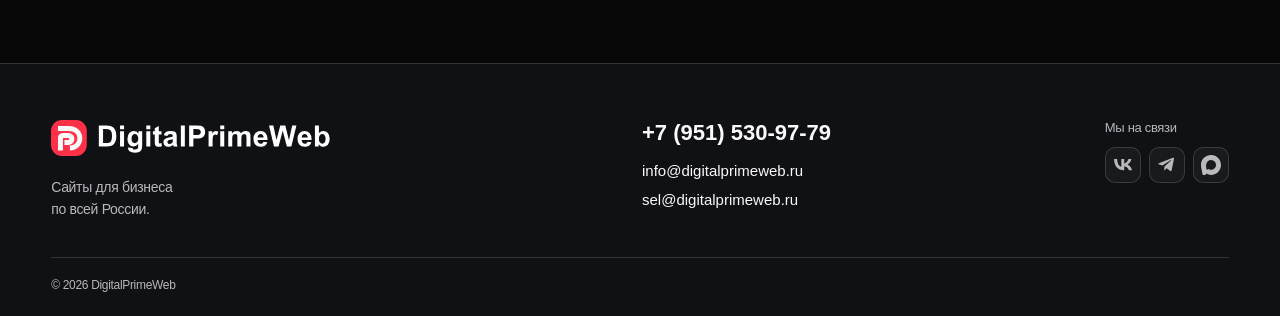
<file: case-dkmoto.html>
<!doctype html><html lang="ru"><head><meta charset="utf-8"><meta name="viewport" content="width=device-width,initial-scale=1"><title>DKMoto — кейс DigitalPrimeWeb</title><meta name="description" content="Кейс интернет-магазина эндуро-мотоциклов и экипировки DKMoto."><link rel="stylesheet" href="case-detail.css?v=1"><link rel="stylesheet" href="branding.css?v=20260907"></head><body style="--case:#b2e803;--cover:url('assets/portfolio/dkmoto-home.png')"><div class="case-backdrop" aria-hidden="true"></div><div class="case-noise"></div><div class="cursor-dot"></div>
<header class="dpw-header case-nav glass"><a class="dpw-header-brand" href="index.html" aria-label="DigitalPrimeWeb — на главную"><img src="assets/dpw-logo.svg" alt="DigitalPrimeWeb — DPW" width="277" height="72"></a><nav><a href="#task">Задача</a><a href="#screens">Экраны</a><a href="#result">Статус</a></nav><div class="dpw-socials" aria-label="Мессенджеры"><button class="dpw-social" data-messenger="vk" type="button" aria-disabled="true" aria-label="ВКонтакте — ссылка скоро появится" title="ВКонтакте — ссылка скоро появится"><svg viewBox="0 0 24 24" aria-hidden="true"><path d="M13.162 18.994C4.962 18.994.285 13.372.09 4.017h4.108c.135 6.867 3.163 9.775 5.562 10.375V4.017h3.868v5.922c2.369-.255 4.857-2.953 5.697-5.922h3.868c-.645 3.658-3.343 6.357-5.262 7.466 1.919.9 4.992 3.253 6.162 7.511h-4.258c-.915-2.848-3.194-5.052-6.207-5.352v5.352z"/></svg></button><button class="dpw-social" data-messenger="telegram" type="button" aria-disabled="true" aria-label="Telegram — ссылка скоро появится" title="Telegram — ссылка скоро появится"><svg viewBox="0 0 24 24" aria-hidden="true"><path d="m21.6 3.3-3.4 16.1c-.3 1.1-.9 1.3-1.8.8l-5.2-3.8-2.5 2.4c-.3.3-.5.5-1 .5l.4-5.3L17.8 5c.4-.4-.1-.6-.6-.3L5.2 12.3.1 10.7c-1.1-.3-1.1-1.1.2-1.6L20 1.5c.9-.3 1.8.2 1.6 1.8Z" transform="translate(1 1) scale(.94)"/></svg></button><button class="dpw-social" data-messenger="max" type="button" aria-disabled="true" aria-label="MAX — ссылка скоро появится" title="MAX — ссылка скоро появится"><img src="assets/max-official.svg" width="20" height="20" alt="" aria-hidden="true"></button></div><a class="nav-cta" href="index.html#contact">Обсудить проект ↗</a></header>
<main><section class="case-hero"><div class="case-wrap"><div class="case-hero-copy reveal"><div class="eyebrow">Интернет-магазин · эндуро и экипировка</div><h1>DK<br>MOTO</h1><p class="case-hero-lead">Каталог техники для райдеров: модели, характеристики, экипировка и консультация специалиста в одном уверенном интерфейсе.</p></div><div class="case-browser glass reveal"><div class="browser-bar"><span class="browser-dots"><i></i><i></i><i></i></span><span class="browser-address">dkmoto.vercel.app · главная</span><span class="browser-live">LIVE SITE ↗</span></div><img src="assets/portfolio/dkmoto-home.png" alt="Главная страница интернет-магазина DKMoto"></div><div class="float-summary glass reveal"><strong>Эндуро в формате ready to ride</strong><a class="circle-arrow" href="https://dkmoto.vercel.app/" target="_blank" rel="noopener" aria-label="Открыть сайт DKMoto">↗</a></div></div></section>
<section class="case-section" id="task"><div class="case-wrap"><div class="section-tag">01 / Задача</div><div class="case-intro"><h2>ПОКАЗАТЬ<br><em>характер</em><br>ТЕХНИКИ.</h2><div class="intro-copy"><p>Покупателю эндуро важны фотографии, объём двигателя, мощность, бренд и понятный способ связаться с магазином. Структура быстро ведёт от атмосферы бренда к сравнению конкретных моделей.</p><a class="live-link" href="https://dkmoto.vercel.app/" target="_blank" rel="noopener">Открыть живой сайт <span>↗</span></a></div></div><div class="fact-row"><div class="fact"><span>Формат</span><strong>Интернет-магазин</strong></div><div class="fact"><span>Каталог</span><strong>Мотоциклы и экипировка</strong></div><div class="fact"><span>Контент</span><strong>Фото и характеристики</strong></div><div class="fact"><span>География</span><strong>Доставка по России</strong></div></div></div></section>
<section class="case-section"><div class="case-wrap"><div class="solution-panel glass reveal"><div class="solution-grid"><div><div class="section-tag">02 / Подход</div><h2>ХАРАКТЕР<br>БЕЗ ПОТЕРИ<br>УДОБСТВА.</h2></div><div class="scope-list"><article><span>01</span><h3>Категории</h3><p>Быстрый переход к экипировке, деталям и тюнингу.</p></article><article><span>02</span><h3>Товарная сетка</h3><p>Фото, тип товара, название и цена читаются с первого взгляда.</p></article><article><span>03</span><h3>Карточка</h3><p>Характеристики и покупка собраны вокруг главного изображения.</p></article><article><span>04</span><h3>Мобильный сценарий</h3><p>Ключевые действия рассчитаны на управление большим пальцем.</p></article></div></div></div></div></section>
<section class="gallery-section" id="screens"><div class="case-wrap"><div class="gallery-head"><h2>ЭКРАНЫ<br><em>в работе.</em></h2><p>Реальные страницы опубликованного магазина: каталог эндуро-мотоциклов и отдельное направление экипировки.</p></div><div class="shot-grid"><figure class="shot"><img src="assets/portfolio/dkmoto-moto.png" alt="Каталог эндуро-мотоциклов DKMoto"><figcaption><span>Каталог мотоциклов</span><span>01</span></figcaption></figure><figure class="shot"><img src="assets/portfolio/dkmoto-equipment.png" alt="Каталог экипировки DKMoto"><figcaption><span>Экипировка</span><span>02</span></figcaption></figure></div></div></section>
<section class="outcome" id="result"><div class="case-wrap"><div class="section-tag">03 / Что получил бизнес</div><h2>МАГАЗИН С<br>ХАРАКТЕРОМ ЭНДУРО.</h2><div class="outcome-grid"><article class="glass"><span>01</span><h3>Быстрый выбор</h3><p>Мотоциклы разделены в каталоге и показаны с ключевыми параметрами.</p><b>Модели легко сравнить</b></article><article class="glass"><span>02</span><h3>Два направления</h3><p>Техника и экипировка получили отдельные понятные сценарии просмотра.</p><b>Каталог без смешения</b></article><article class="glass"><span>03</span><h3>Живая консультация</h3><p>Телефон, форма, Telegram и WhatsApp ведут покупателя к специалисту.</p><b>Связь в удобном канале</b></article></div></div></section>
<section class="next-case"><div class="case-wrap"><a class="next-card glass" href="case-pride.html"><small>Следующий кейс</small><strong>AGENCY PRIDE</strong><b>↗</b></a></div></section></main><footer class="dpw-footer"><div class="dpw-footer-brand"><a href="index.html" aria-label="DigitalPrimeWeb — на главную"><img src="assets/digitalprimeweb-logo.svg?v=capitalized" alt="DigitalPrimeWeb" width="563.37" height="72" class="dpw-full-logo"></a><p>Сайты для бизнеса<br>по всей России.</p></div><div class="dpw-footer-contacts"><a class="dpw-phone" href="tel:+79515309779">+7 (951) 530-97-79</a><a href="mailto:info@digitalprimeweb.ru">info@digitalprimeweb.ru</a><a href="mailto:sel@digitalprimeweb.ru">sel@digitalprimeweb.ru</a></div><div class="dpw-footer-connect"><span>Мы на связи</span><div class="dpw-socials" aria-label="Мессенджеры"><button class="dpw-social" data-messenger="vk" type="button" aria-disabled="true" aria-label="ВКонтакте — ссылка скоро появится" title="ВКонтакте — ссылка скоро появится"><svg viewBox="0 0 24 24" aria-hidden="true"><path d="M13.162 18.994C4.962 18.994.285 13.372.09 4.017h4.108c.135 6.867 3.163 9.775 5.562 10.375V4.017h3.868v5.922c2.369-.255 4.857-2.953 5.697-5.922h3.868c-.645 3.658-3.343 6.357-5.262 7.466 1.919.9 4.992 3.253 6.162 7.511h-4.258c-.915-2.848-3.194-5.052-6.207-5.352v5.352z"/></svg></button><button class="dpw-social" data-messenger="telegram" type="button" aria-disabled="true" aria-label="Telegram — ссылка скоро появится" title="Telegram — ссылка скоро появится"><svg viewBox="0 0 24 24" aria-hidden="true"><path d="m21.6 3.3-3.4 16.1c-.3 1.1-.9 1.3-1.8.8l-5.2-3.8-2.5 2.4c-.3.3-.5.5-1 .5l.4-5.3L17.8 5c.4-.4-.1-.6-.6-.3L5.2 12.3.1 10.7c-1.1-.3-1.1-1.1.2-1.6L20 1.5c.9-.3 1.8.2 1.6 1.8Z" transform="translate(1 1) scale(.94)"/></svg></button><button class="dpw-social" data-messenger="max" type="button" aria-disabled="true" aria-label="MAX — ссылка скоро появится" title="MAX — ссылка скоро появится"><img src="assets/max-official.svg" width="20" height="20" alt="" aria-hidden="true"></button></div></div><small class="dpw-copyright">© 2026 DigitalPrimeWeb</small></footer><script src="case-detail.js?v=2-system-cursor"></script></body></html>
</file>
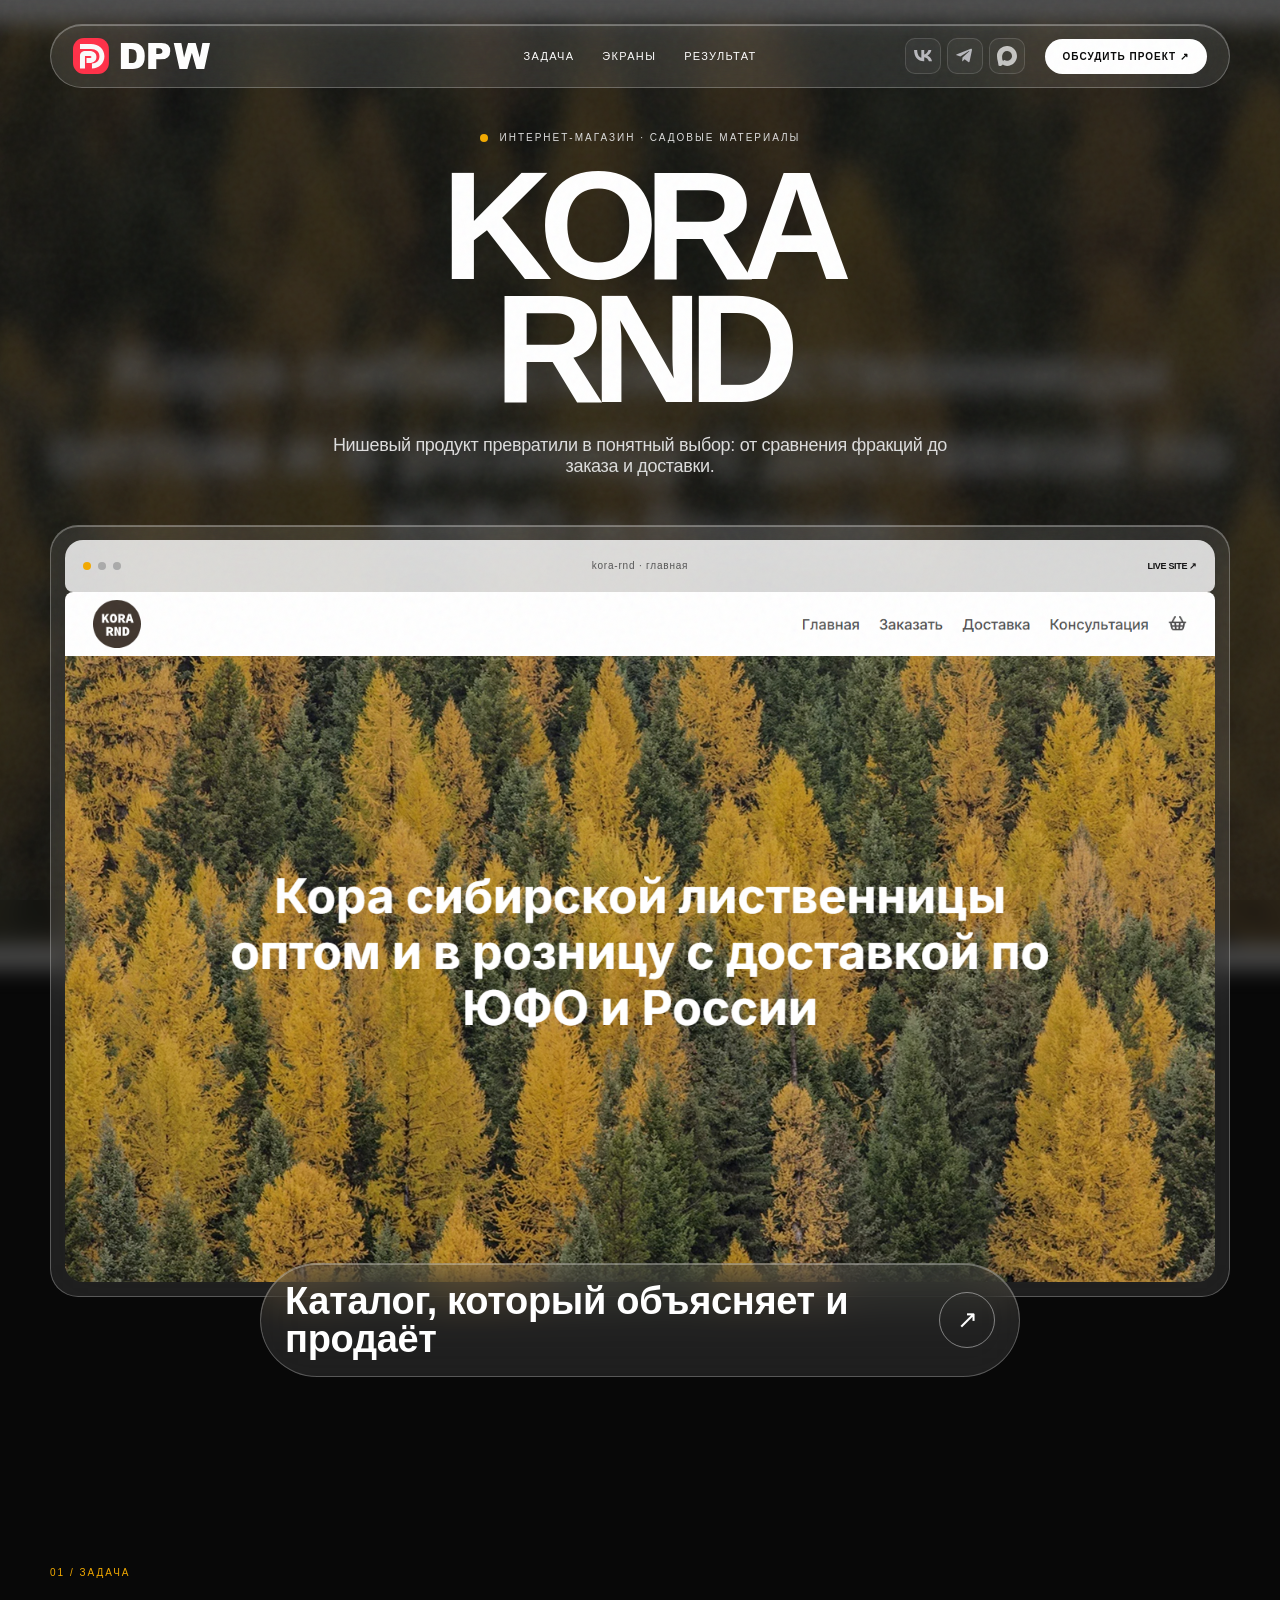
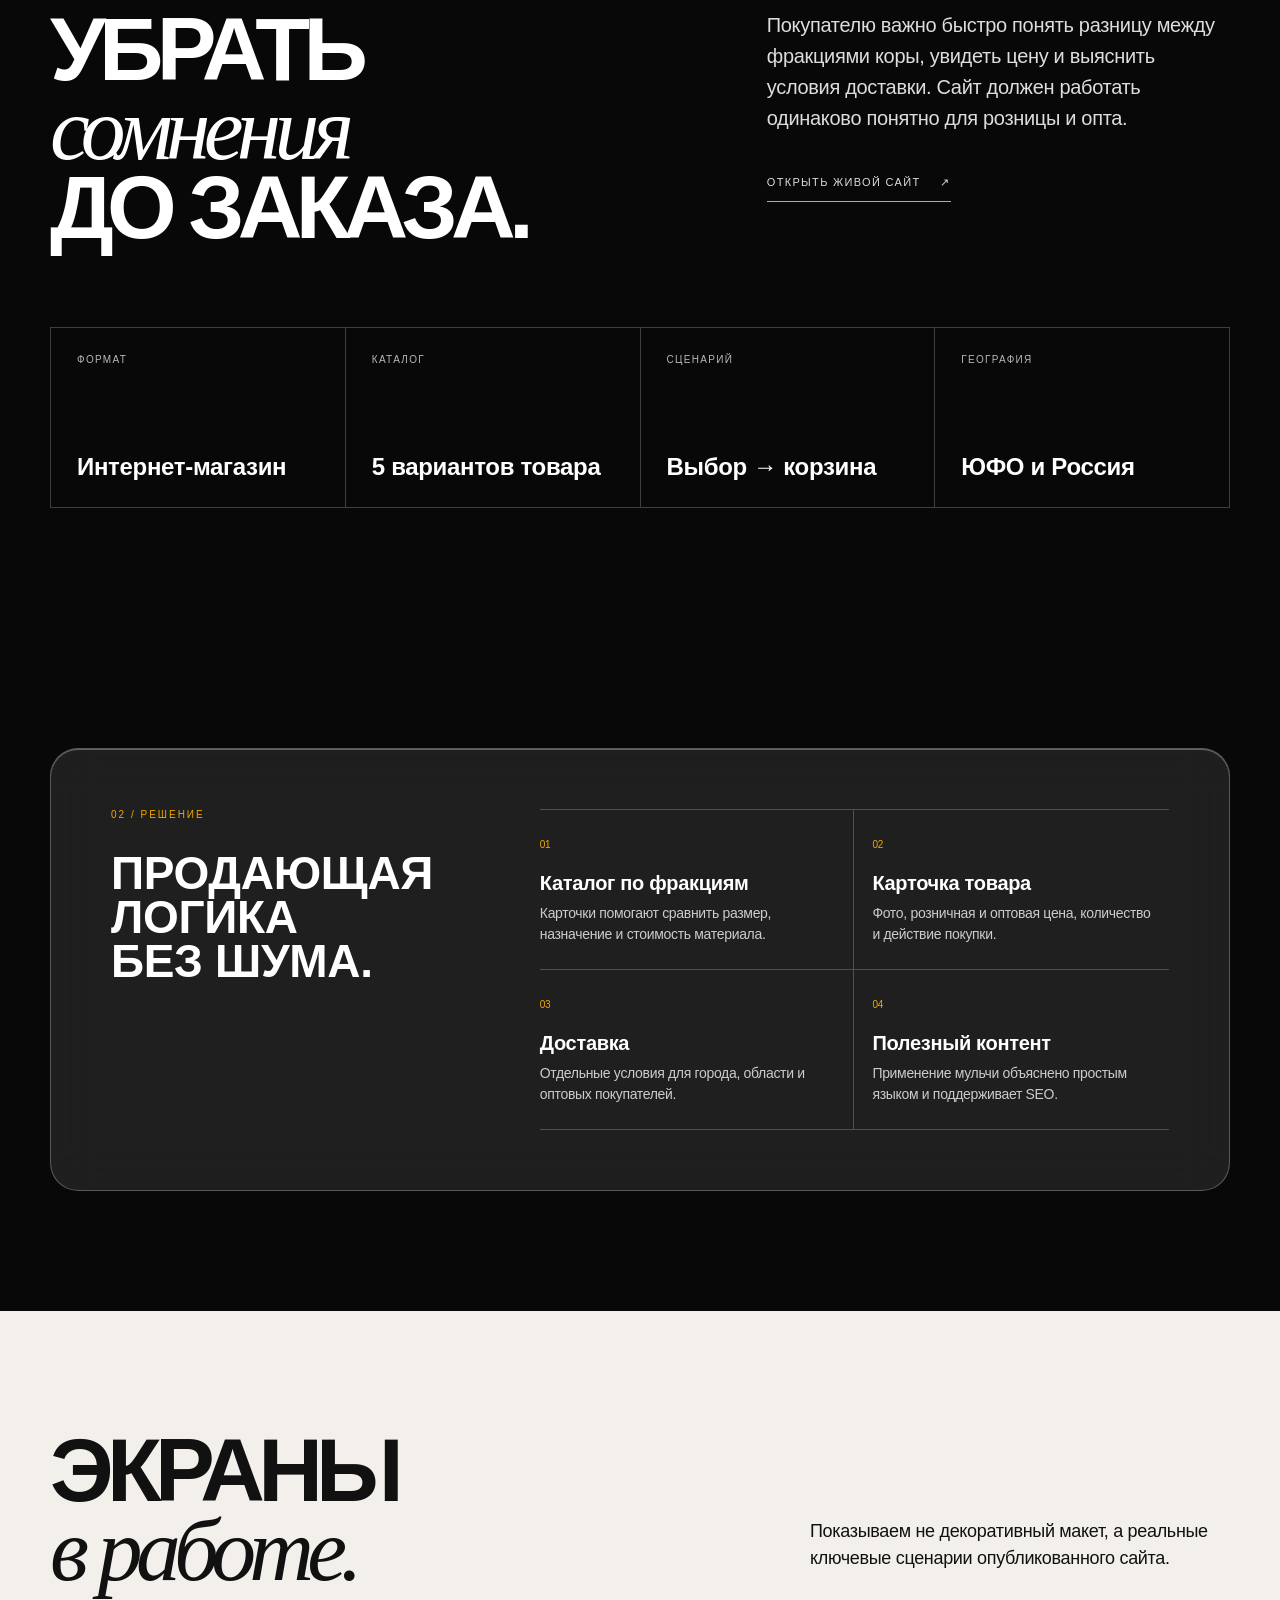
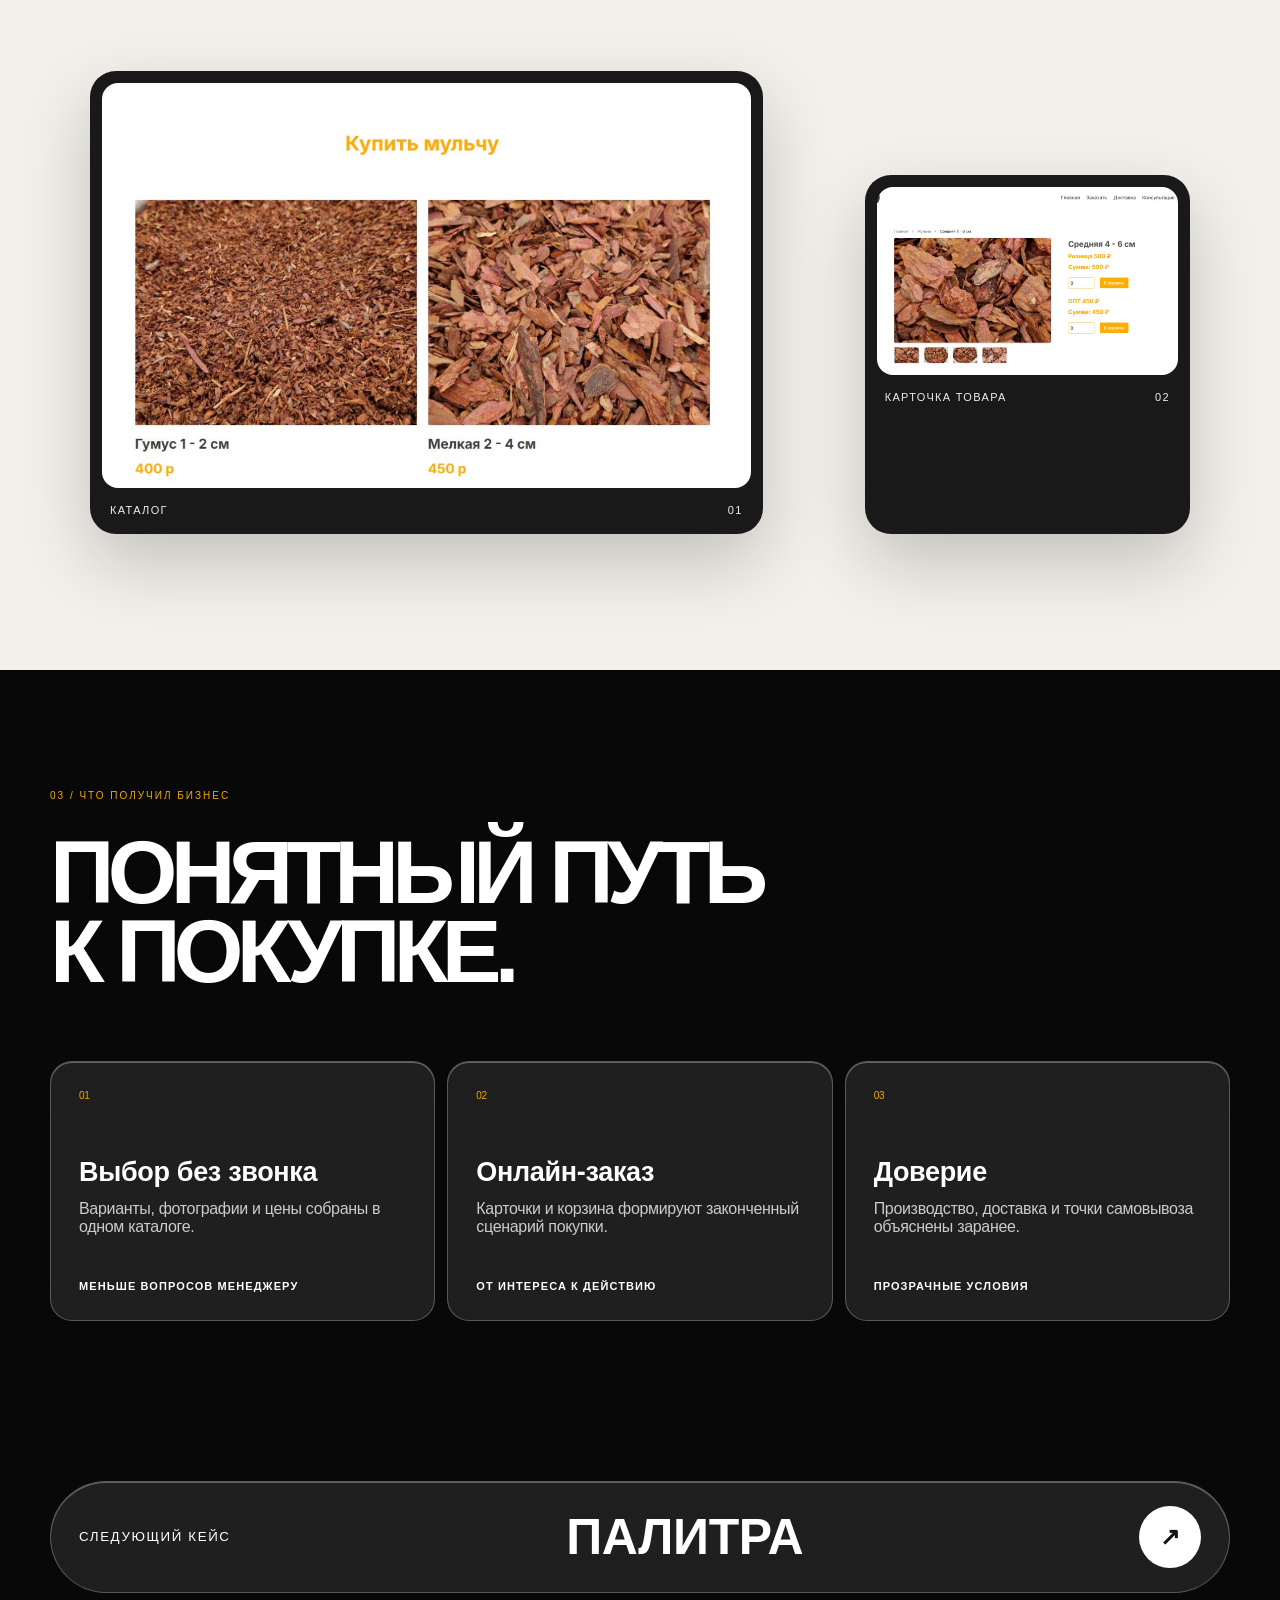
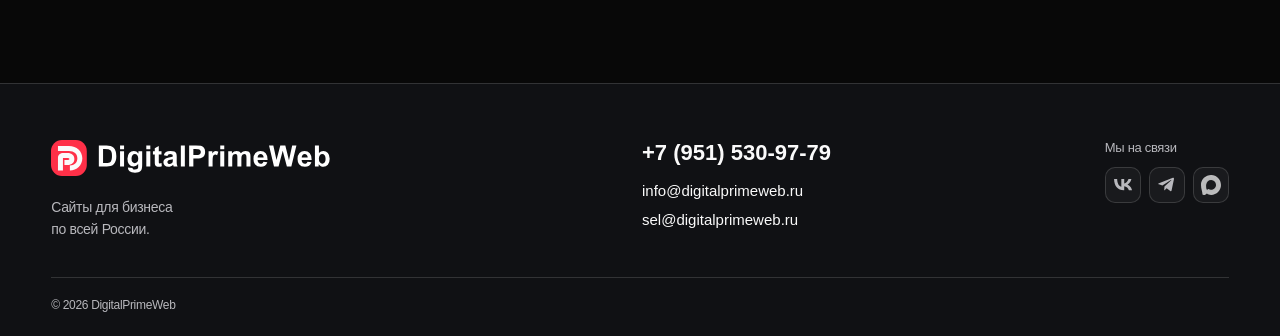
<file: case-kora.html>
<!doctype html><html lang="ru"><head><meta charset="utf-8"><meta name="viewport" content="width=device-width,initial-scale=1"><title>KORA RND — кейс DigitalPrimeWeb</title><meta name="description" content="Кейс интернет-магазина KORA RND: задача, решение, каталог, карточки товаров и доставка."><link rel="stylesheet" href="case-detail.css?v=1"><link rel="stylesheet" href="branding.css?v=20260907"></head><body style="--case:#f2a900;--cover:url('assets/portfolio/kora.png')"><div class="case-backdrop" aria-hidden="true"></div><div class="case-noise"></div><div class="cursor-dot"></div>
<header class="dpw-header case-nav glass"><a class="dpw-header-brand" href="index.html" aria-label="DigitalPrimeWeb — на главную"><img src="assets/dpw-logo.svg" alt="DigitalPrimeWeb — DPW" width="277" height="72"></a><nav><a href="#task">Задача</a><a href="#screens">Экраны</a><a href="#result">Результат</a></nav><div class="dpw-socials" aria-label="Мессенджеры"><button class="dpw-social" data-messenger="vk" type="button" aria-disabled="true" aria-label="ВКонтакте — ссылка скоро появится" title="ВКонтакте — ссылка скоро появится"><svg viewBox="0 0 24 24" aria-hidden="true"><path d="M13.162 18.994C4.962 18.994.285 13.372.09 4.017h4.108c.135 6.867 3.163 9.775 5.562 10.375V4.017h3.868v5.922c2.369-.255 4.857-2.953 5.697-5.922h3.868c-.645 3.658-3.343 6.357-5.262 7.466 1.919.9 4.992 3.253 6.162 7.511h-4.258c-.915-2.848-3.194-5.052-6.207-5.352v5.352z"/></svg></button><button class="dpw-social" data-messenger="telegram" type="button" aria-disabled="true" aria-label="Telegram — ссылка скоро появится" title="Telegram — ссылка скоро появится"><svg viewBox="0 0 24 24" aria-hidden="true"><path d="m21.6 3.3-3.4 16.1c-.3 1.1-.9 1.3-1.8.8l-5.2-3.8-2.5 2.4c-.3.3-.5.5-1 .5l.4-5.3L17.8 5c.4-.4-.1-.6-.6-.3L5.2 12.3.1 10.7c-1.1-.3-1.1-1.1.2-1.6L20 1.5c.9-.3 1.8.2 1.6 1.8Z" transform="translate(1 1) scale(.94)"/></svg></button><button class="dpw-social" data-messenger="max" type="button" aria-disabled="true" aria-label="MAX — ссылка скоро появится" title="MAX — ссылка скоро появится"><img src="assets/max-official.svg" width="20" height="20" alt="" aria-hidden="true"></button></div><a class="nav-cta" href="index.html#contact">Обсудить проект ↗</a></header>
<main><section class="case-hero"><div class="case-wrap"><div class="case-hero-copy reveal"><div class="eyebrow">Интернет-магазин · садовые материалы</div><h1>KORA<br>RND</h1><p class="case-hero-lead">Нишевый продукт превратили в понятный выбор: от сравнения фракций до заказа и доставки.</p></div><div class="case-browser glass reveal"><div class="browser-bar"><span class="browser-dots"><i></i><i></i><i></i></span><span class="browser-address">kora-rnd · главная</span><span class="browser-live">LIVE SITE ↗</span></div><img src="assets/portfolio/kora.png" alt="Первый экран KORA RND"></div><div class="float-summary glass reveal"><strong>Каталог, который объясняет и продаёт</strong><a class="circle-arrow" href="https://kora-rnd-git-develop-jaserds-projects.vercel.app/" target="_blank" rel="noopener">↗</a></div></div></section>
<section class="case-section" id="task"><div class="case-wrap"><div class="section-tag">01 / Задача</div><div class="case-intro"><h2>УБРАТЬ<br><em>сомнения</em><br>ДО ЗАКАЗА.</h2><div class="intro-copy"><p>Покупателю важно быстро понять разницу между фракциями коры, увидеть цену и выяснить условия доставки. Сайт должен работать одинаково понятно для розницы и опта.</p><a class="live-link" href="https://kora-rnd-git-develop-jaserds-projects.vercel.app/" target="_blank" rel="noopener">Открыть живой сайт <span>↗</span></a></div></div><div class="fact-row"><div class="fact"><span>Формат</span><strong>Интернет-магазин</strong></div><div class="fact"><span>Каталог</span><strong>5 вариантов товара</strong></div><div class="fact"><span>Сценарий</span><strong>Выбор → корзина</strong></div><div class="fact"><span>География</span><strong>ЮФО и Россия</strong></div></div></div></section>
<section class="case-section"><div class="case-wrap"><div class="solution-panel glass reveal"><div class="solution-grid"><div><div class="section-tag">02 / Решение</div><h2>ПРОДАЮЩАЯ<br>ЛОГИКА<br>БЕЗ ШУМА.</h2></div><div class="scope-list"><article><span>01</span><h3>Каталог по фракциям</h3><p>Карточки помогают сравнить размер, назначение и стоимость материала.</p></article><article><span>02</span><h3>Карточка товара</h3><p>Фото, розничная и оптовая цена, количество и действие покупки.</p></article><article><span>03</span><h3>Доставка</h3><p>Отдельные условия для города, области и оптовых покупателей.</p></article><article><span>04</span><h3>Полезный контент</h3><p>Применение мульчи объяснено простым языком и поддерживает SEO.</p></article></div></div></div></div></section>
<section class="gallery-section" id="screens"><div class="case-wrap"><div class="gallery-head"><h2>ЭКРАНЫ<br><em>в работе.</em></h2><p>Показываем не декоративный макет, а реальные ключевые сценарии опубликованного сайта.</p></div><div class="shot-grid"><figure class="shot"><img src="assets/portfolio/kora-catalog.png" alt="Каталог KORA"><figcaption><span>Каталог</span><span>01</span></figcaption></figure><figure class="shot"><img src="assets/portfolio/kora-product.png" alt="Карточка товара KORA"><figcaption><span>Карточка товара</span><span>02</span></figcaption></figure></div></div></section>
<section class="outcome" id="result"><div class="case-wrap"><div class="section-tag">03 / Что получил бизнес</div><h2>ПОНЯТНЫЙ ПУТЬ<br>К ПОКУПКЕ.</h2><div class="outcome-grid"><article class="glass"><span>01</span><h3>Выбор без звонка</h3><p>Варианты, фотографии и цены собраны в одном каталоге.</p><b>Меньше вопросов менеджеру</b></article><article class="glass"><span>02</span><h3>Онлайн-заказ</h3><p>Карточки и корзина формируют законченный сценарий покупки.</p><b>От интереса к действию</b></article><article class="glass"><span>03</span><h3>Доверие</h3><p>Производство, доставка и точки самовывоза объяснены заранее.</p><b>Прозрачные условия</b></article></div></div></section>
<section class="next-case"><div class="case-wrap"><a class="next-card glass" href="case-palitra.html"><small>Следующий кейс</small><strong>ПАЛИТРА</strong><b>↗</b></a></div></section></main><footer class="dpw-footer"><div class="dpw-footer-brand"><a href="index.html" aria-label="DigitalPrimeWeb — на главную"><img src="assets/digitalprimeweb-logo.svg?v=capitalized" alt="DigitalPrimeWeb" width="563.37" height="72" class="dpw-full-logo"></a><p>Сайты для бизнеса<br>по всей России.</p></div><div class="dpw-footer-contacts"><a class="dpw-phone" href="tel:+79515309779">+7 (951) 530-97-79</a><a href="mailto:info@digitalprimeweb.ru">info@digitalprimeweb.ru</a><a href="mailto:sel@digitalprimeweb.ru">sel@digitalprimeweb.ru</a></div><div class="dpw-footer-connect"><span>Мы на связи</span><div class="dpw-socials" aria-label="Мессенджеры"><button class="dpw-social" data-messenger="vk" type="button" aria-disabled="true" aria-label="ВКонтакте — ссылка скоро появится" title="ВКонтакте — ссылка скоро появится"><svg viewBox="0 0 24 24" aria-hidden="true"><path d="M13.162 18.994C4.962 18.994.285 13.372.09 4.017h4.108c.135 6.867 3.163 9.775 5.562 10.375V4.017h3.868v5.922c2.369-.255 4.857-2.953 5.697-5.922h3.868c-.645 3.658-3.343 6.357-5.262 7.466 1.919.9 4.992 3.253 6.162 7.511h-4.258c-.915-2.848-3.194-5.052-6.207-5.352v5.352z"/></svg></button><button class="dpw-social" data-messenger="telegram" type="button" aria-disabled="true" aria-label="Telegram — ссылка скоро появится" title="Telegram — ссылка скоро появится"><svg viewBox="0 0 24 24" aria-hidden="true"><path d="m21.6 3.3-3.4 16.1c-.3 1.1-.9 1.3-1.8.8l-5.2-3.8-2.5 2.4c-.3.3-.5.5-1 .5l.4-5.3L17.8 5c.4-.4-.1-.6-.6-.3L5.2 12.3.1 10.7c-1.1-.3-1.1-1.1.2-1.6L20 1.5c.9-.3 1.8.2 1.6 1.8Z" transform="translate(1 1) scale(.94)"/></svg></button><button class="dpw-social" data-messenger="max" type="button" aria-disabled="true" aria-label="MAX — ссылка скоро появится" title="MAX — ссылка скоро появится"><img src="assets/max-official.svg" width="20" height="20" alt="" aria-hidden="true"></button></div></div><small class="dpw-copyright">© 2026 DigitalPrimeWeb</small></footer><script src="case-detail.js?v=2-system-cursor"></script></body></html>
</file>
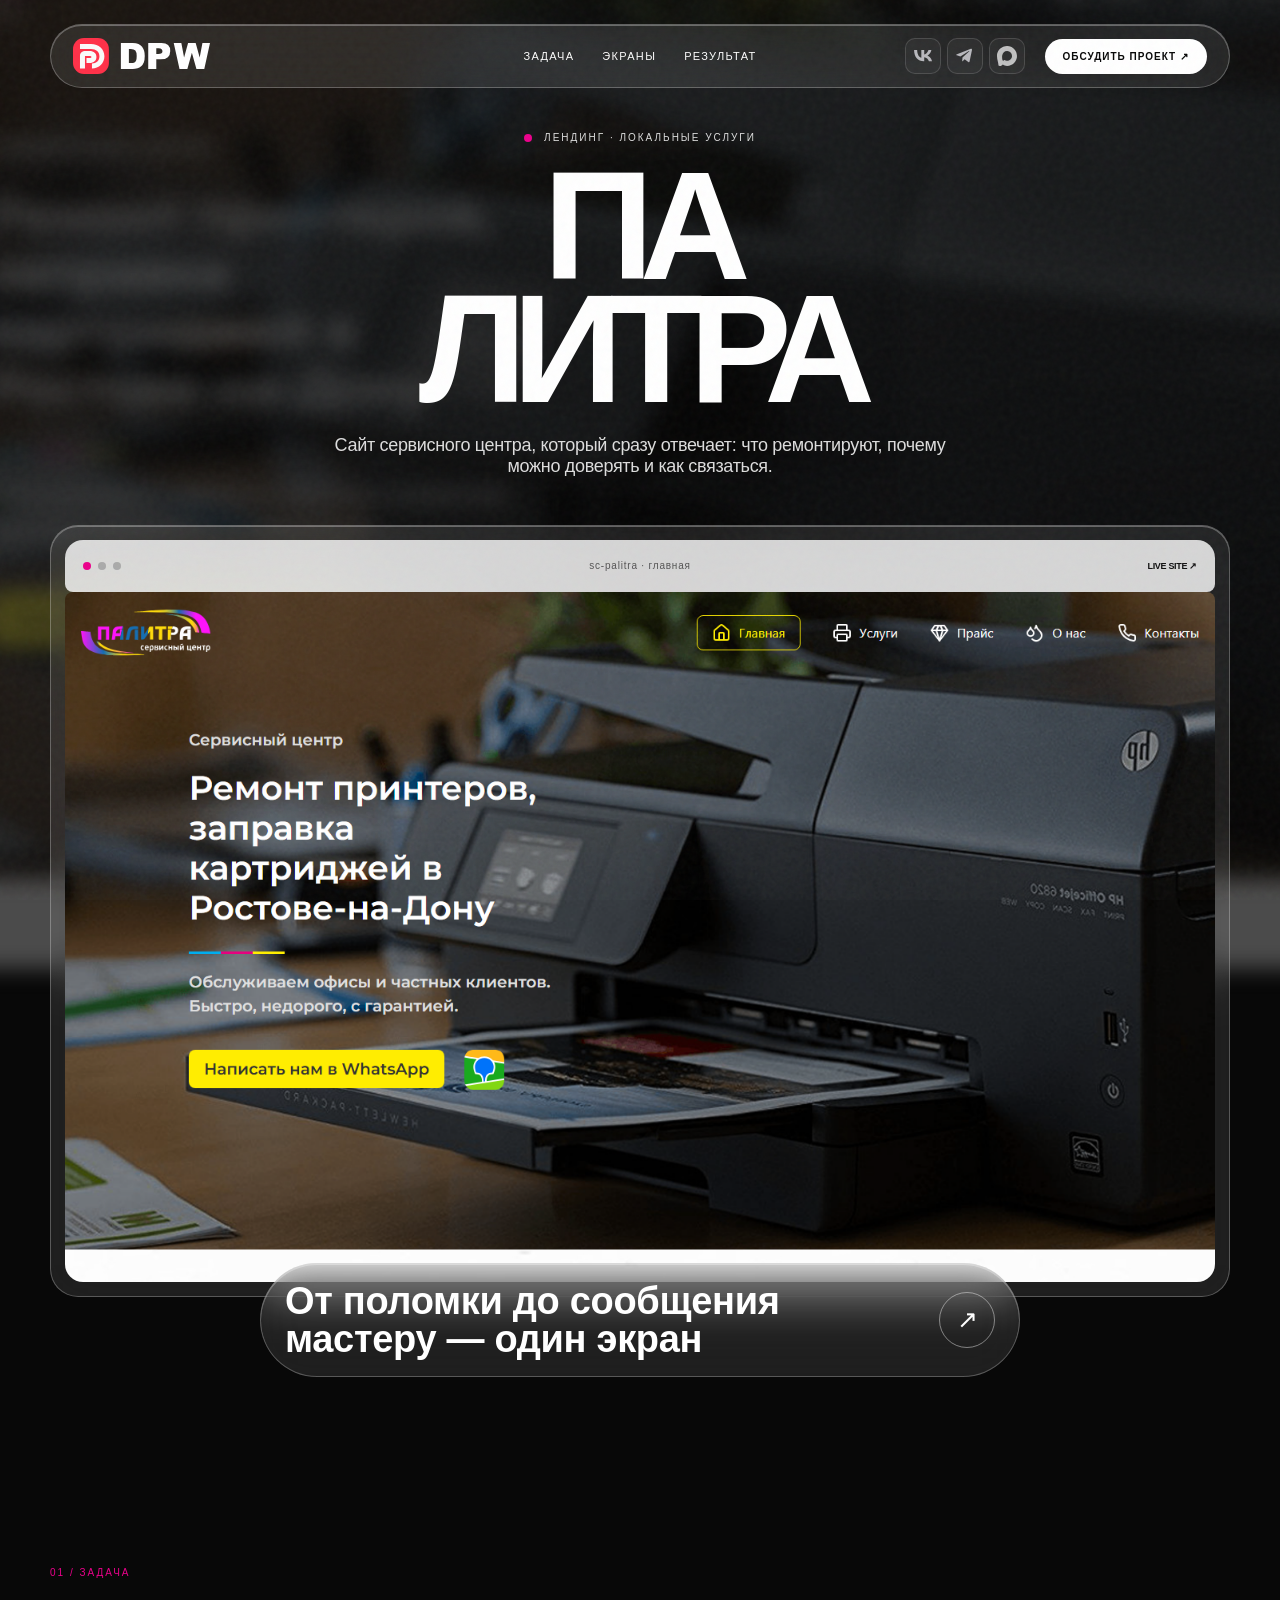
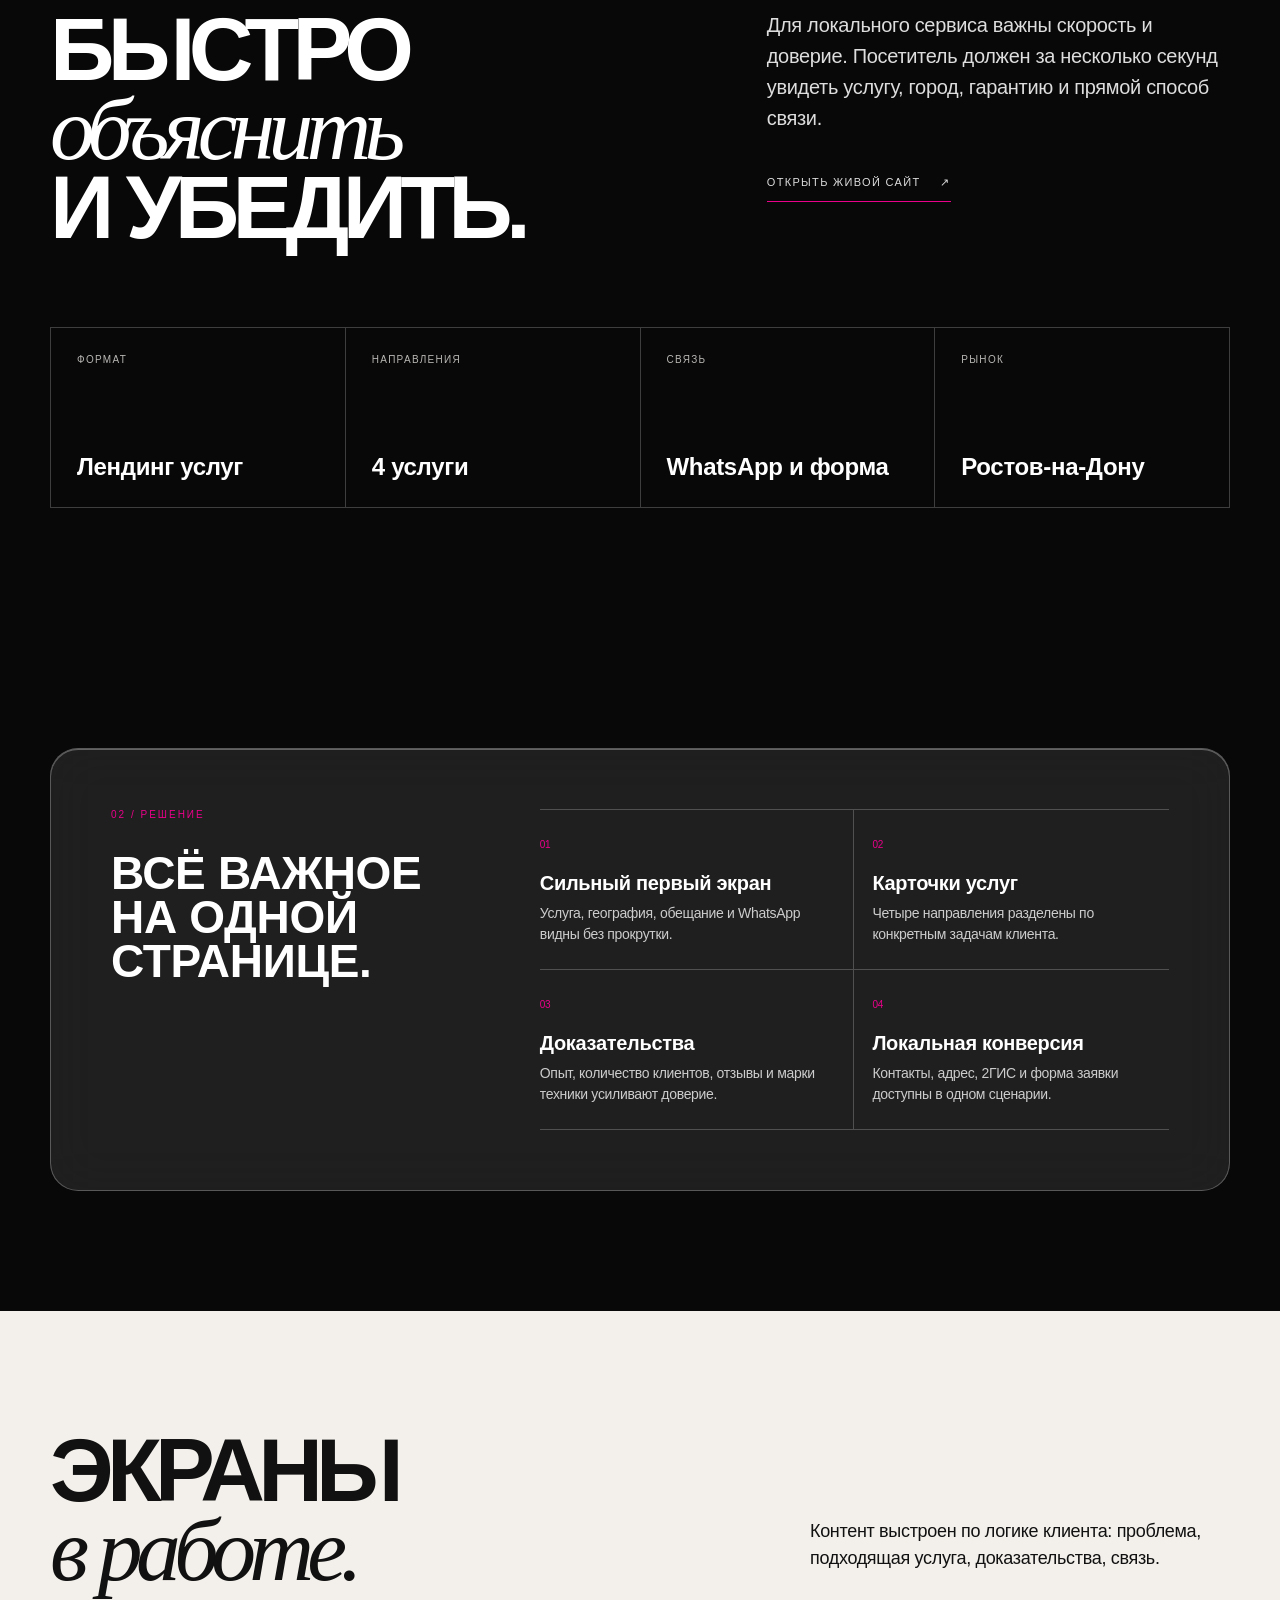
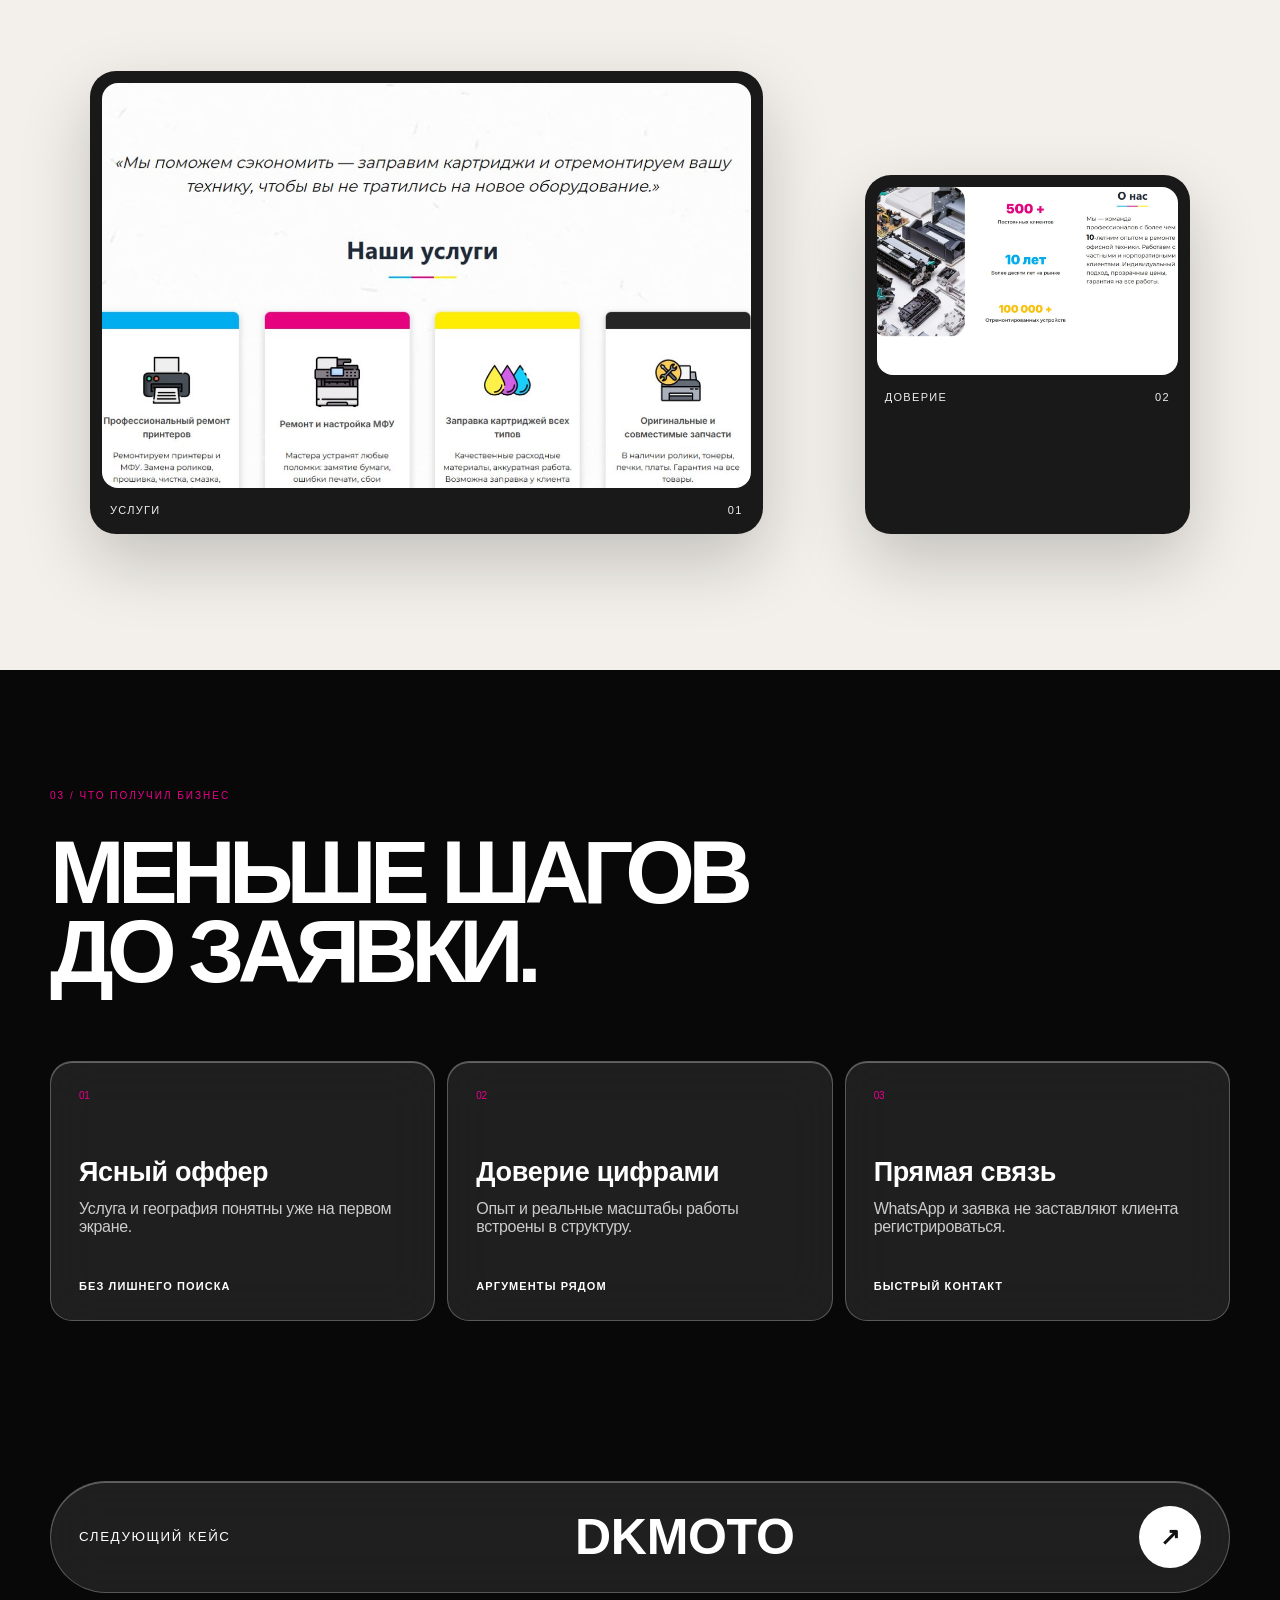
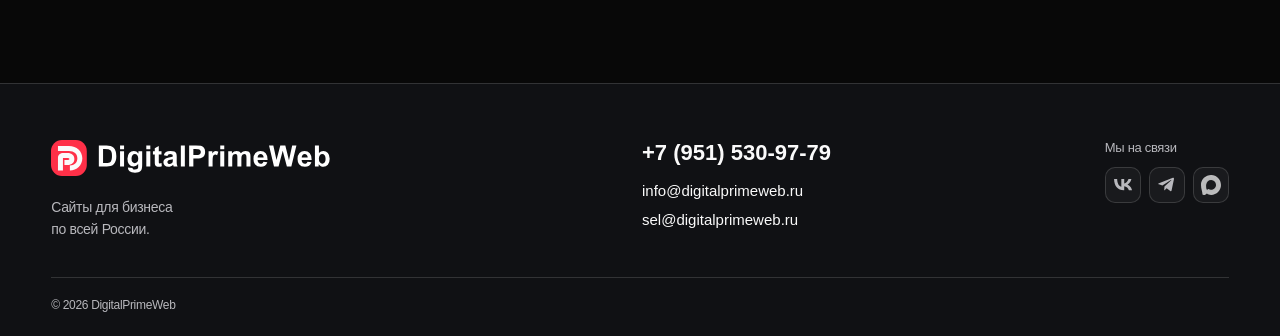
<file: case-palitra.html>
<!doctype html><html lang="ru"><head><meta charset="utf-8"><meta name="viewport" content="width=device-width,initial-scale=1"><title>Палитра — кейс DigitalPrimeWeb</title><meta name="description" content="Кейс лендинга сервисного центра Палитра: услуги, доверие и быстрый путь к заявке."><link rel="stylesheet" href="case-detail.css?v=1"><link rel="stylesheet" href="branding.css?v=20260907"></head><body style="--case:#eb008b;--cover:url('assets/portfolio/palitra.png')"><div class="case-backdrop" aria-hidden="true"></div><div class="case-noise"></div><div class="cursor-dot"></div>
<header class="dpw-header case-nav glass"><a class="dpw-header-brand" href="index.html" aria-label="DigitalPrimeWeb — на главную"><img src="assets/dpw-logo.svg" alt="DigitalPrimeWeb — DPW" width="277" height="72"></a><nav><a href="#task">Задача</a><a href="#screens">Экраны</a><a href="#result">Результат</a></nav><div class="dpw-socials" aria-label="Мессенджеры"><button class="dpw-social" data-messenger="vk" type="button" aria-disabled="true" aria-label="ВКонтакте — ссылка скоро появится" title="ВКонтакте — ссылка скоро появится"><svg viewBox="0 0 24 24" aria-hidden="true"><path d="M13.162 18.994C4.962 18.994.285 13.372.09 4.017h4.108c.135 6.867 3.163 9.775 5.562 10.375V4.017h3.868v5.922c2.369-.255 4.857-2.953 5.697-5.922h3.868c-.645 3.658-3.343 6.357-5.262 7.466 1.919.9 4.992 3.253 6.162 7.511h-4.258c-.915-2.848-3.194-5.052-6.207-5.352v5.352z"/></svg></button><button class="dpw-social" data-messenger="telegram" type="button" aria-disabled="true" aria-label="Telegram — ссылка скоро появится" title="Telegram — ссылка скоро появится"><svg viewBox="0 0 24 24" aria-hidden="true"><path d="m21.6 3.3-3.4 16.1c-.3 1.1-.9 1.3-1.8.8l-5.2-3.8-2.5 2.4c-.3.3-.5.5-1 .5l.4-5.3L17.8 5c.4-.4-.1-.6-.6-.3L5.2 12.3.1 10.7c-1.1-.3-1.1-1.1.2-1.6L20 1.5c.9-.3 1.8.2 1.6 1.8Z" transform="translate(1 1) scale(.94)"/></svg></button><button class="dpw-social" data-messenger="max" type="button" aria-disabled="true" aria-label="MAX — ссылка скоро появится" title="MAX — ссылка скоро появится"><img src="assets/max-official.svg" width="20" height="20" alt="" aria-hidden="true"></button></div><a class="nav-cta" href="index.html#contact">Обсудить проект ↗</a></header>
<main><section class="case-hero"><div class="case-wrap"><div class="case-hero-copy reveal"><div class="eyebrow">Лендинг · локальные услуги</div><h1>ПА<br>ЛИТРА</h1><p class="case-hero-lead">Сайт сервисного центра, который сразу отвечает: что ремонтируют, почему можно доверять и как связаться.</p></div><div class="case-browser glass reveal"><div class="browser-bar"><span class="browser-dots"><i></i><i></i><i></i></span><span class="browser-address">sc-palitra · главная</span><span class="browser-live">LIVE SITE ↗</span></div><img src="assets/portfolio/palitra.png" alt="Первый экран сайта Палитра"></div><div class="float-summary glass reveal"><strong>От поломки до сообщения мастеру — один экран</strong><a class="circle-arrow" href="http://sc-palitra.ru/" target="_blank" rel="noopener">↗</a></div></div></section>
<section class="case-section" id="task"><div class="case-wrap"><div class="section-tag">01 / Задача</div><div class="case-intro"><h2>БЫСТРО<br><em>объяснить</em><br>И УБЕДИТЬ.</h2><div class="intro-copy"><p>Для локального сервиса важны скорость и доверие. Посетитель должен за несколько секунд увидеть услугу, город, гарантию и прямой способ связи.</p><a class="live-link" href="http://sc-palitra.ru/" target="_blank" rel="noopener">Открыть живой сайт <span>↗</span></a></div></div><div class="fact-row"><div class="fact"><span>Формат</span><strong>Лендинг услуг</strong></div><div class="fact"><span>Направления</span><strong>4 услуги</strong></div><div class="fact"><span>Связь</span><strong>WhatsApp и форма</strong></div><div class="fact"><span>Рынок</span><strong>Ростов-на-Дону</strong></div></div></div></section>
<section class="case-section"><div class="case-wrap"><div class="solution-panel glass reveal"><div class="solution-grid"><div><div class="section-tag">02 / Решение</div><h2>ВСЁ ВАЖНОЕ<br>НА ОДНОЙ<br>СТРАНИЦЕ.</h2></div><div class="scope-list"><article><span>01</span><h3>Сильный первый экран</h3><p>Услуга, география, обещание и WhatsApp видны без прокрутки.</p></article><article><span>02</span><h3>Карточки услуг</h3><p>Четыре направления разделены по конкретным задачам клиента.</p></article><article><span>03</span><h3>Доказательства</h3><p>Опыт, количество клиентов, отзывы и марки техники усиливают доверие.</p></article><article><span>04</span><h3>Локальная конверсия</h3><p>Контакты, адрес, 2ГИС и форма заявки доступны в одном сценарии.</p></article></div></div></div></div></section>
<section class="gallery-section" id="screens"><div class="case-wrap"><div class="gallery-head"><h2>ЭКРАНЫ<br><em>в работе.</em></h2><p>Контент выстроен по логике клиента: проблема, подходящая услуга, доказательства, связь.</p></div><div class="shot-grid"><figure class="shot"><img src="assets/portfolio/palitra-services.png" alt="Услуги сервисного центра Палитра"><figcaption><span>Услуги</span><span>01</span></figcaption></figure><figure class="shot"><img src="assets/portfolio/palitra-about.png" alt="Блок о компании Палитра"><figcaption><span>Доверие</span><span>02</span></figcaption></figure></div></div></section>
<section class="outcome" id="result"><div class="case-wrap"><div class="section-tag">03 / Что получил бизнес</div><h2>МЕНЬШЕ ШАГОВ<br>ДО ЗАЯВКИ.</h2><div class="outcome-grid"><article class="glass"><span>01</span><h3>Ясный оффер</h3><p>Услуга и география понятны уже на первом экране.</p><b>Без лишнего поиска</b></article><article class="glass"><span>02</span><h3>Доверие цифрами</h3><p>Опыт и реальные масштабы работы встроены в структуру.</p><b>Аргументы рядом</b></article><article class="glass"><span>03</span><h3>Прямая связь</h3><p>WhatsApp и заявка не заставляют клиента регистрироваться.</p><b>Быстрый контакт</b></article></div></div></section>
<section class="next-case"><div class="case-wrap"><a class="next-card glass" href="case-dkmoto.html"><small>Следующий кейс</small><strong>DKMOTO</strong><b>↗</b></a></div></section></main><footer class="dpw-footer"><div class="dpw-footer-brand"><a href="index.html" aria-label="DigitalPrimeWeb — на главную"><img src="assets/digitalprimeweb-logo.svg?v=capitalized" alt="DigitalPrimeWeb" width="563.37" height="72" class="dpw-full-logo"></a><p>Сайты для бизнеса<br>по всей России.</p></div><div class="dpw-footer-contacts"><a class="dpw-phone" href="tel:+79515309779">+7 (951) 530-97-79</a><a href="mailto:info@digitalprimeweb.ru">info@digitalprimeweb.ru</a><a href="mailto:sel@digitalprimeweb.ru">sel@digitalprimeweb.ru</a></div><div class="dpw-footer-connect"><span>Мы на связи</span><div class="dpw-socials" aria-label="Мессенджеры"><button class="dpw-social" data-messenger="vk" type="button" aria-disabled="true" aria-label="ВКонтакте — ссылка скоро появится" title="ВКонтакте — ссылка скоро появится"><svg viewBox="0 0 24 24" aria-hidden="true"><path d="M13.162 18.994C4.962 18.994.285 13.372.09 4.017h4.108c.135 6.867 3.163 9.775 5.562 10.375V4.017h3.868v5.922c2.369-.255 4.857-2.953 5.697-5.922h3.868c-.645 3.658-3.343 6.357-5.262 7.466 1.919.9 4.992 3.253 6.162 7.511h-4.258c-.915-2.848-3.194-5.052-6.207-5.352v5.352z"/></svg></button><button class="dpw-social" data-messenger="telegram" type="button" aria-disabled="true" aria-label="Telegram — ссылка скоро появится" title="Telegram — ссылка скоро появится"><svg viewBox="0 0 24 24" aria-hidden="true"><path d="m21.6 3.3-3.4 16.1c-.3 1.1-.9 1.3-1.8.8l-5.2-3.8-2.5 2.4c-.3.3-.5.5-1 .5l.4-5.3L17.8 5c.4-.4-.1-.6-.6-.3L5.2 12.3.1 10.7c-1.1-.3-1.1-1.1.2-1.6L20 1.5c.9-.3 1.8.2 1.6 1.8Z" transform="translate(1 1) scale(.94)"/></svg></button><button class="dpw-social" data-messenger="max" type="button" aria-disabled="true" aria-label="MAX — ссылка скоро появится" title="MAX — ссылка скоро появится"><img src="assets/max-official.svg" width="20" height="20" alt="" aria-hidden="true"></button></div></div><small class="dpw-copyright">© 2026 DigitalPrimeWeb</small></footer><script src="case-detail.js?v=2-system-cursor"></script></body></html>
</file>
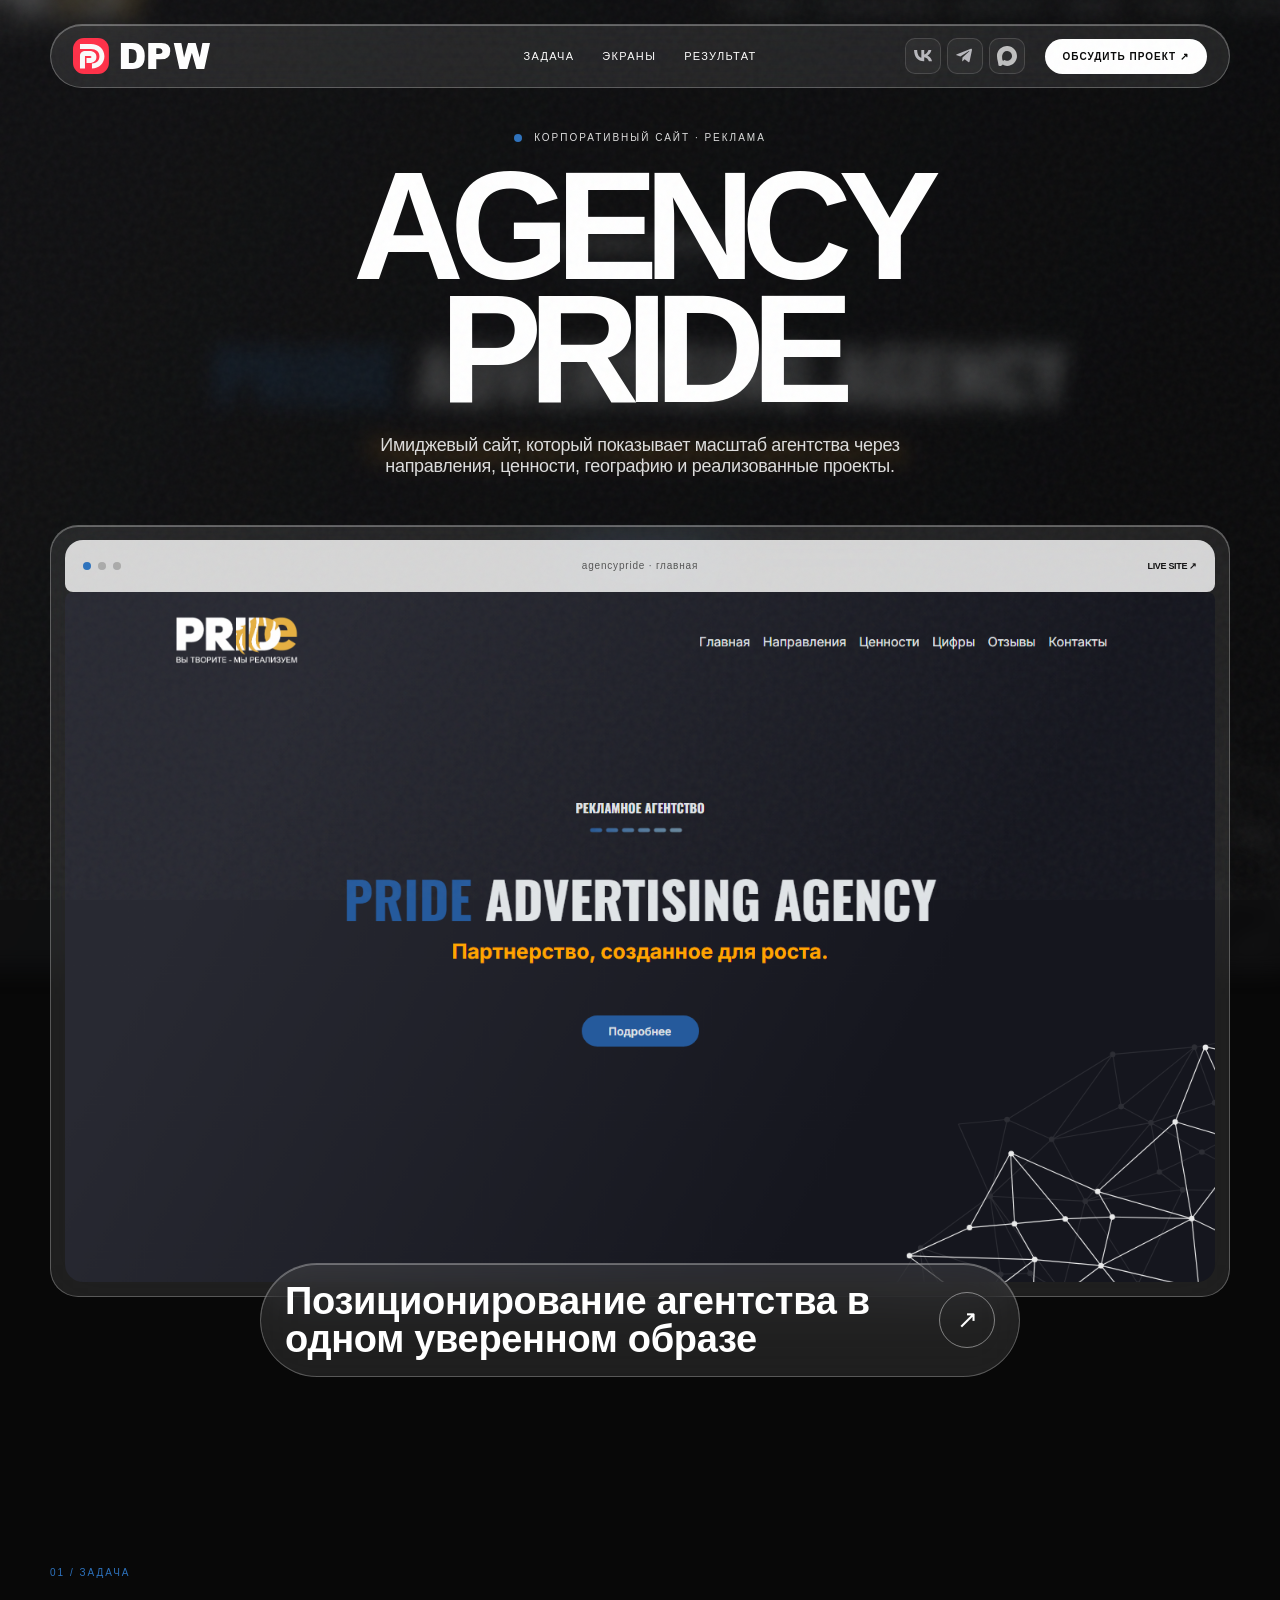
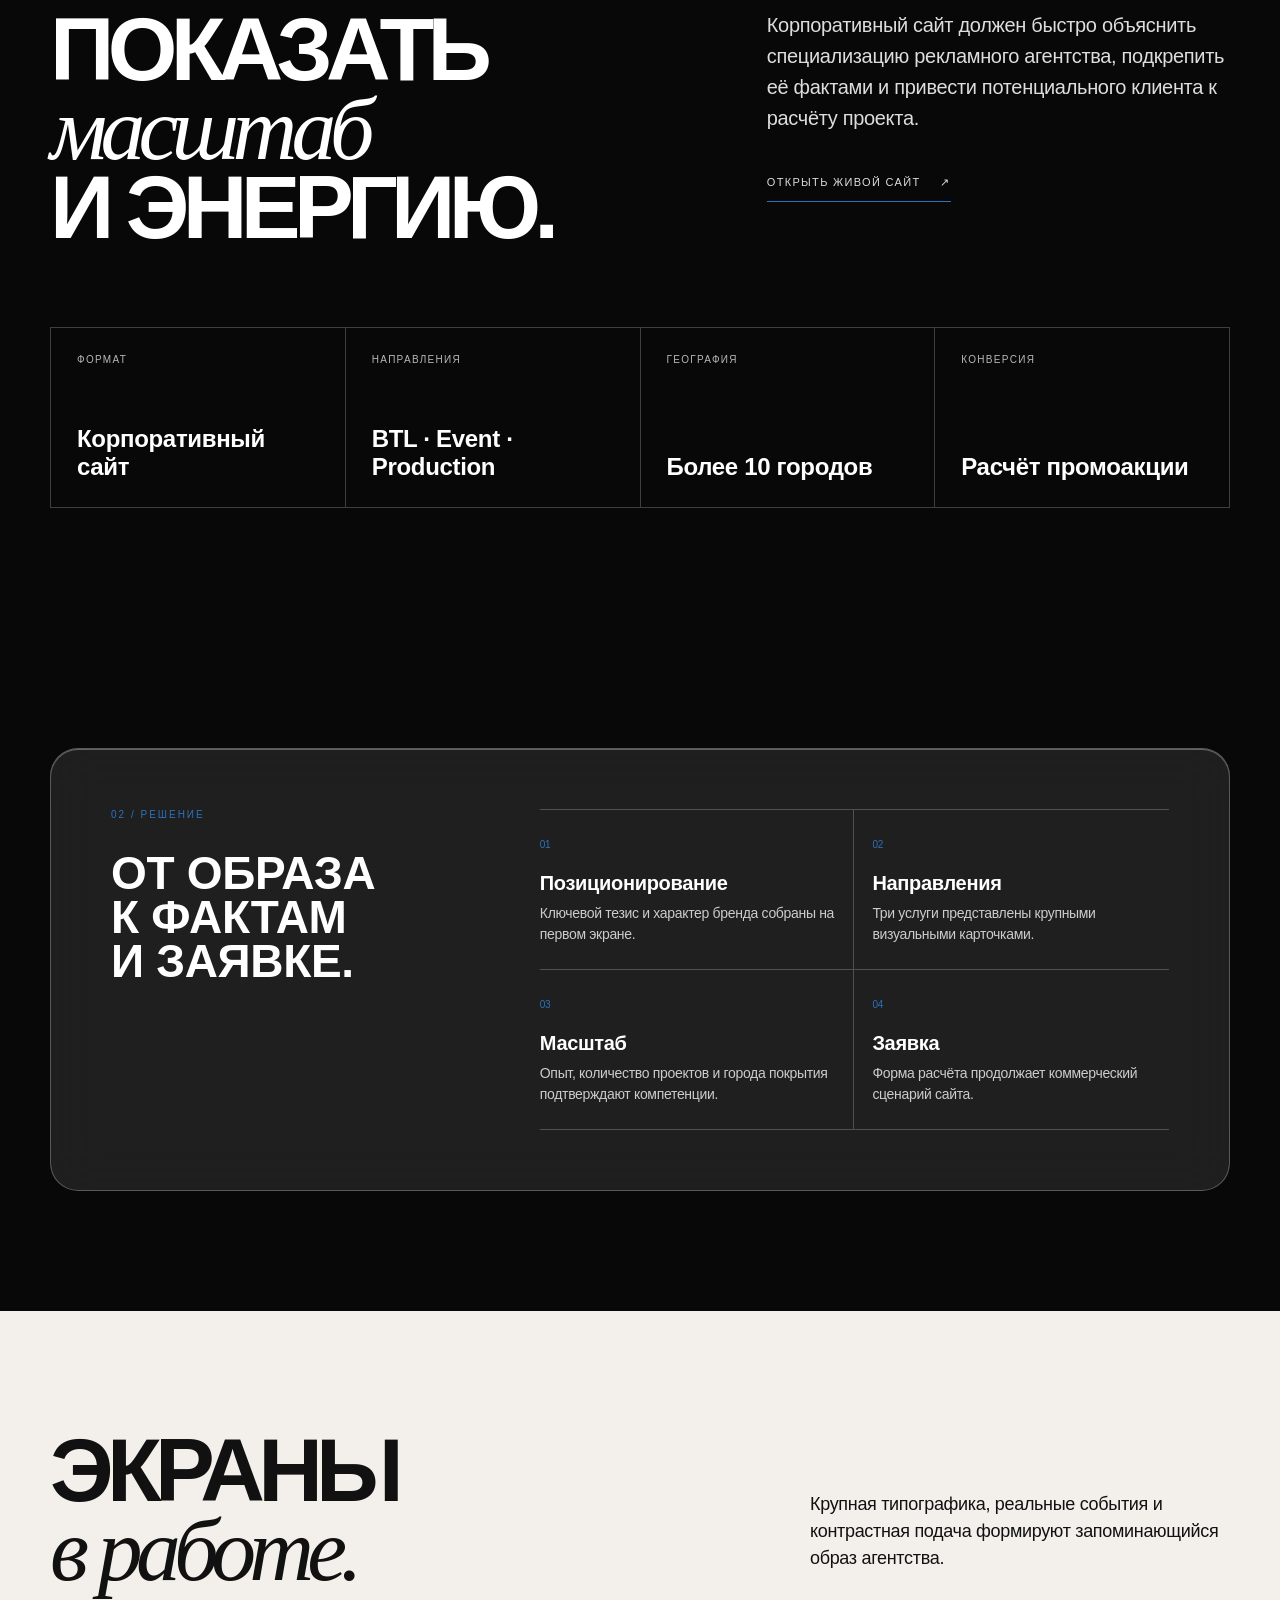
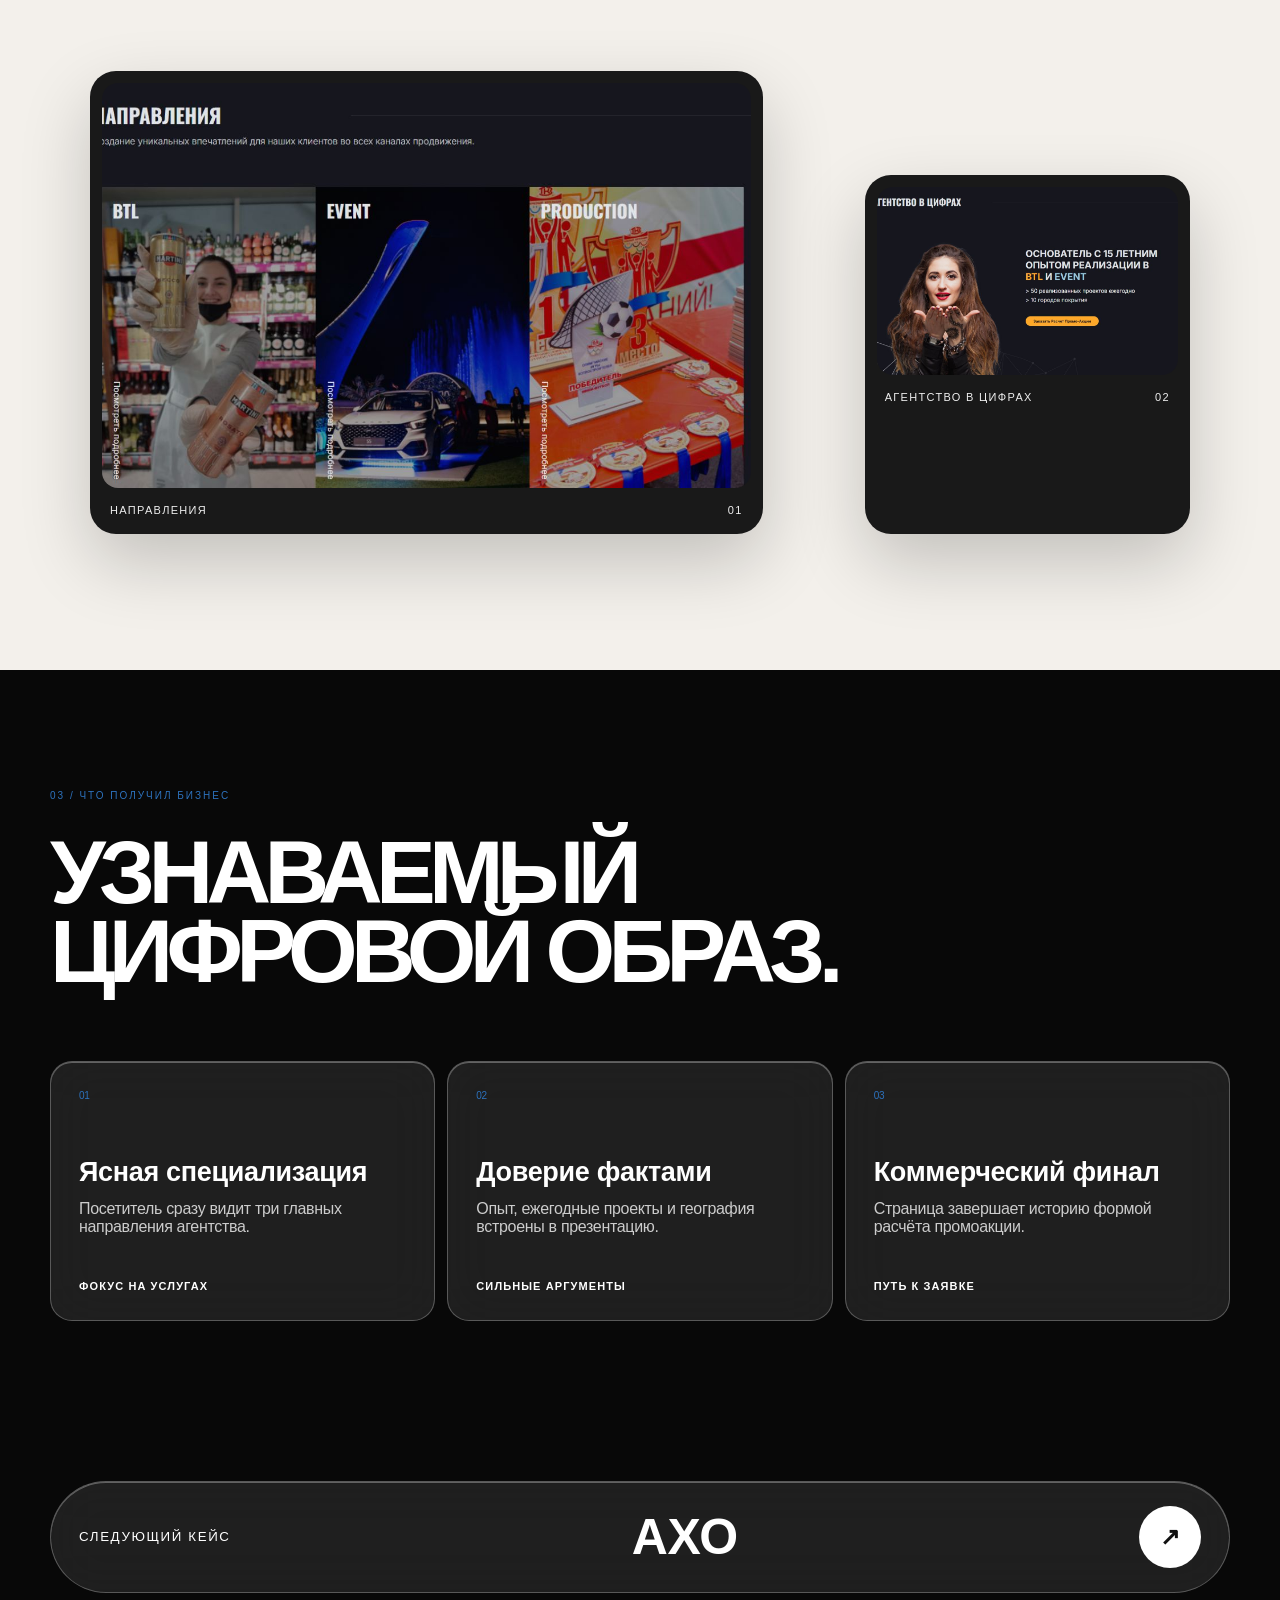
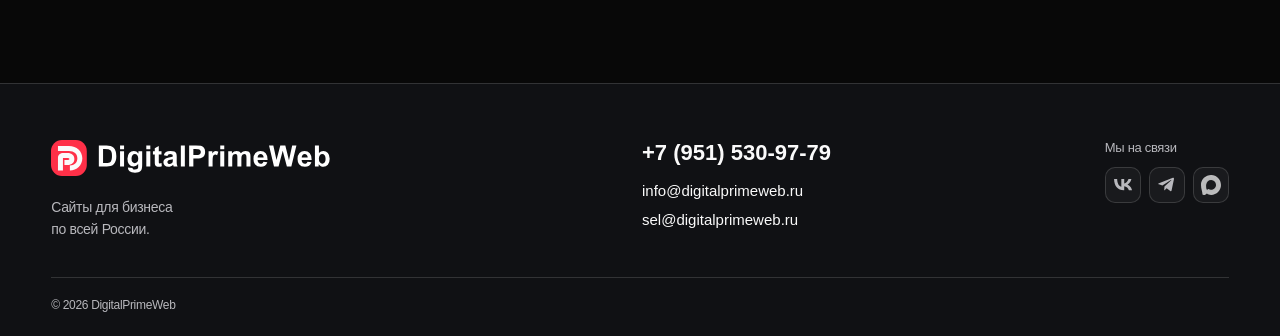
<file: case-pride.html>
<!doctype html><html lang="ru"><head><meta charset="utf-8"><meta name="viewport" content="width=device-width,initial-scale=1"><title>Agency Pride — кейс DigitalPrimeWeb</title><meta name="description" content="Кейс корпоративного сайта рекламного агентства Agency Pride."><link rel="stylesheet" href="case-detail.css?v=1"><link rel="stylesheet" href="branding.css?v=20260907"></head><body style="--case:#2d72bd;--cover:url('assets/portfolio/pride.png')"><div class="case-backdrop" aria-hidden="true"></div><div class="case-noise"></div><div class="cursor-dot"></div>
<header class="dpw-header case-nav glass"><a class="dpw-header-brand" href="index.html" aria-label="DigitalPrimeWeb — на главную"><img src="assets/dpw-logo.svg" alt="DigitalPrimeWeb — DPW" width="277" height="72"></a><nav><a href="#task">Задача</a><a href="#screens">Экраны</a><a href="#result">Результат</a></nav><div class="dpw-socials" aria-label="Мессенджеры"><button class="dpw-social" data-messenger="vk" type="button" aria-disabled="true" aria-label="ВКонтакте — ссылка скоро появится" title="ВКонтакте — ссылка скоро появится"><svg viewBox="0 0 24 24" aria-hidden="true"><path d="M13.162 18.994C4.962 18.994.285 13.372.09 4.017h4.108c.135 6.867 3.163 9.775 5.562 10.375V4.017h3.868v5.922c2.369-.255 4.857-2.953 5.697-5.922h3.868c-.645 3.658-3.343 6.357-5.262 7.466 1.919.9 4.992 3.253 6.162 7.511h-4.258c-.915-2.848-3.194-5.052-6.207-5.352v5.352z"/></svg></button><button class="dpw-social" data-messenger="telegram" type="button" aria-disabled="true" aria-label="Telegram — ссылка скоро появится" title="Telegram — ссылка скоро появится"><svg viewBox="0 0 24 24" aria-hidden="true"><path d="m21.6 3.3-3.4 16.1c-.3 1.1-.9 1.3-1.8.8l-5.2-3.8-2.5 2.4c-.3.3-.5.5-1 .5l.4-5.3L17.8 5c.4-.4-.1-.6-.6-.3L5.2 12.3.1 10.7c-1.1-.3-1.1-1.1.2-1.6L20 1.5c.9-.3 1.8.2 1.6 1.8Z" transform="translate(1 1) scale(.94)"/></svg></button><button class="dpw-social" data-messenger="max" type="button" aria-disabled="true" aria-label="MAX — ссылка скоро появится" title="MAX — ссылка скоро появится"><img src="assets/max-official.svg" width="20" height="20" alt="" aria-hidden="true"></button></div><a class="nav-cta" href="index.html#contact">Обсудить проект ↗</a></header>
<main><section class="case-hero"><div class="case-wrap"><div class="case-hero-copy reveal"><div class="eyebrow">Корпоративный сайт · реклама</div><h1>AGENCY<br>PRIDE</h1><p class="case-hero-lead">Имиджевый сайт, который показывает масштаб агентства через направления, ценности, географию и реализованные проекты.</p></div><div class="case-browser glass reveal"><div class="browser-bar"><span class="browser-dots"><i></i><i></i><i></i></span><span class="browser-address">agencypride · главная</span><span class="browser-live">LIVE SITE ↗</span></div><img src="assets/portfolio/pride.png" alt="Первый экран Agency Pride"></div><div class="float-summary glass reveal"><strong>Позиционирование агентства в одном уверенном образе</strong><a class="circle-arrow" href="https://www.agencypride.ru/" target="_blank" rel="noopener">↗</a></div></div></section>
<section class="case-section" id="task"><div class="case-wrap"><div class="section-tag">01 / Задача</div><div class="case-intro"><h2>ПОКАЗАТЬ<br><em>масштаб</em><br>И ЭНЕРГИЮ.</h2><div class="intro-copy"><p>Корпоративный сайт должен быстро объяснить специализацию рекламного агентства, подкрепить её фактами и привести потенциального клиента к расчёту проекта.</p><a class="live-link" href="https://www.agencypride.ru/" target="_blank" rel="noopener">Открыть живой сайт <span>↗</span></a></div></div><div class="fact-row"><div class="fact"><span>Формат</span><strong>Корпоративный сайт</strong></div><div class="fact"><span>Направления</span><strong>BTL · Event · Production</strong></div><div class="fact"><span>География</span><strong>Более 10 городов</strong></div><div class="fact"><span>Конверсия</span><strong>Расчёт промоакции</strong></div></div></div></section>
<section class="case-section"><div class="case-wrap"><div class="solution-panel glass reveal"><div class="solution-grid"><div><div class="section-tag">02 / Решение</div><h2>ОТ ОБРАЗА<br>К ФАКТАМ<br>И ЗАЯВКЕ.</h2></div><div class="scope-list"><article><span>01</span><h3>Позиционирование</h3><p>Ключевой тезис и характер бренда собраны на первом экране.</p></article><article><span>02</span><h3>Направления</h3><p>Три услуги представлены крупными визуальными карточками.</p></article><article><span>03</span><h3>Масштаб</h3><p>Опыт, количество проектов и города покрытия подтверждают компетенции.</p></article><article><span>04</span><h3>Заявка</h3><p>Форма расчёта продолжает коммерческий сценарий сайта.</p></article></div></div></div></div></section>
<section class="gallery-section" id="screens"><div class="case-wrap"><div class="gallery-head"><h2>ЭКРАНЫ<br><em>в работе.</em></h2><p>Крупная типографика, реальные события и контрастная подача формируют запоминающийся образ агентства.</p></div><div class="shot-grid"><figure class="shot"><img src="assets/portfolio/pride-directions.png" alt="Направления Agency Pride"><figcaption><span>Направления</span><span>01</span></figcaption></figure><figure class="shot"><img src="assets/portfolio/pride-numbers.png" alt="Agency Pride в цифрах"><figcaption><span>Агентство в цифрах</span><span>02</span></figcaption></figure></div></div></section>
<section class="outcome" id="result"><div class="case-wrap"><div class="section-tag">03 / Что получил бизнес</div><h2>УЗНАВАЕМЫЙ<br>ЦИФРОВОЙ ОБРАЗ.</h2><div class="outcome-grid"><article class="glass"><span>01</span><h3>Ясная специализация</h3><p>Посетитель сразу видит три главных направления агентства.</p><b>Фокус на услугах</b></article><article class="glass"><span>02</span><h3>Доверие фактами</h3><p>Опыт, ежегодные проекты и география встроены в презентацию.</p><b>Сильные аргументы</b></article><article class="glass"><span>03</span><h3>Коммерческий финал</h3><p>Страница завершает историю формой расчёта промоакции.</p><b>Путь к заявке</b></article></div></div></section>
<section class="next-case"><div class="case-wrap"><a class="next-card glass" href="case-kora.html"><small>Следующий кейс</small><strong>KORA RND</strong><b>↗</b></a></div></section></main><footer class="dpw-footer"><div class="dpw-footer-brand"><a href="index.html" aria-label="DigitalPrimeWeb — на главную"><img src="assets/digitalprimeweb-logo.svg?v=capitalized" alt="DigitalPrimeWeb" width="563.37" height="72" class="dpw-full-logo"></a><p>Сайты для бизнеса<br>по всей России.</p></div><div class="dpw-footer-contacts"><a class="dpw-phone" href="tel:+79515309779">+7 (951) 530-97-79</a><a href="mailto:info@digitalprimeweb.ru">info@digitalprimeweb.ru</a><a href="mailto:sel@digitalprimeweb.ru">sel@digitalprimeweb.ru</a></div><div class="dpw-footer-connect"><span>Мы на связи</span><div class="dpw-socials" aria-label="Мессенджеры"><button class="dpw-social" data-messenger="vk" type="button" aria-disabled="true" aria-label="ВКонтакте — ссылка скоро появится" title="ВКонтакте — ссылка скоро появится"><svg viewBox="0 0 24 24" aria-hidden="true"><path d="M13.162 18.994C4.962 18.994.285 13.372.09 4.017h4.108c.135 6.867 3.163 9.775 5.562 10.375V4.017h3.868v5.922c2.369-.255 4.857-2.953 5.697-5.922h3.868c-.645 3.658-3.343 6.357-5.262 7.466 1.919.9 4.992 3.253 6.162 7.511h-4.258c-.915-2.848-3.194-5.052-6.207-5.352v5.352z"/></svg></button><button class="dpw-social" data-messenger="telegram" type="button" aria-disabled="true" aria-label="Telegram — ссылка скоро появится" title="Telegram — ссылка скоро появится"><svg viewBox="0 0 24 24" aria-hidden="true"><path d="m21.6 3.3-3.4 16.1c-.3 1.1-.9 1.3-1.8.8l-5.2-3.8-2.5 2.4c-.3.3-.5.5-1 .5l.4-5.3L17.8 5c.4-.4-.1-.6-.6-.3L5.2 12.3.1 10.7c-1.1-.3-1.1-1.1.2-1.6L20 1.5c.9-.3 1.8.2 1.6 1.8Z" transform="translate(1 1) scale(.94)"/></svg></button><button class="dpw-social" data-messenger="max" type="button" aria-disabled="true" aria-label="MAX — ссылка скоро появится" title="MAX — ссылка скоро появится"><img src="assets/max-official.svg" width="20" height="20" alt="" aria-hidden="true"></button></div></div><small class="dpw-copyright">© 2026 DigitalPrimeWeb</small></footer><script src="case-detail.js?v=2-system-cursor"></script></body></html>
</file>
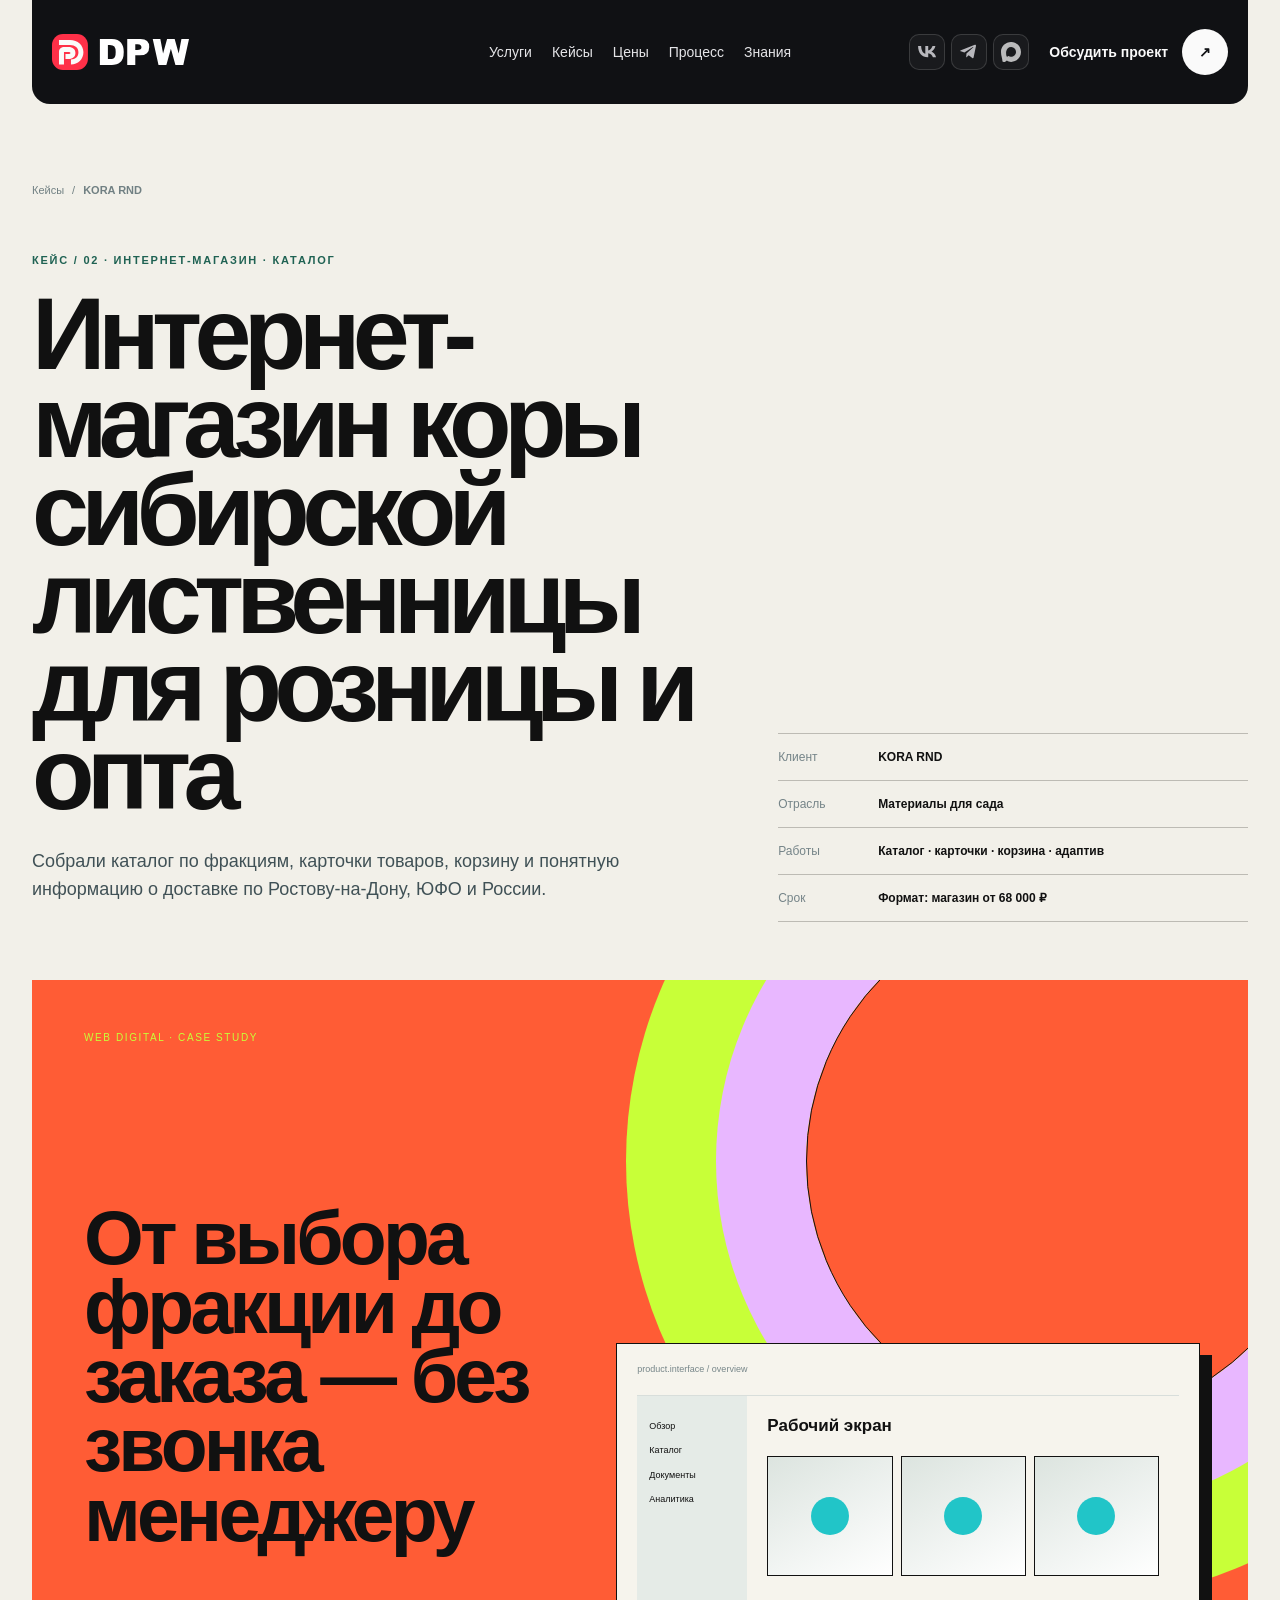
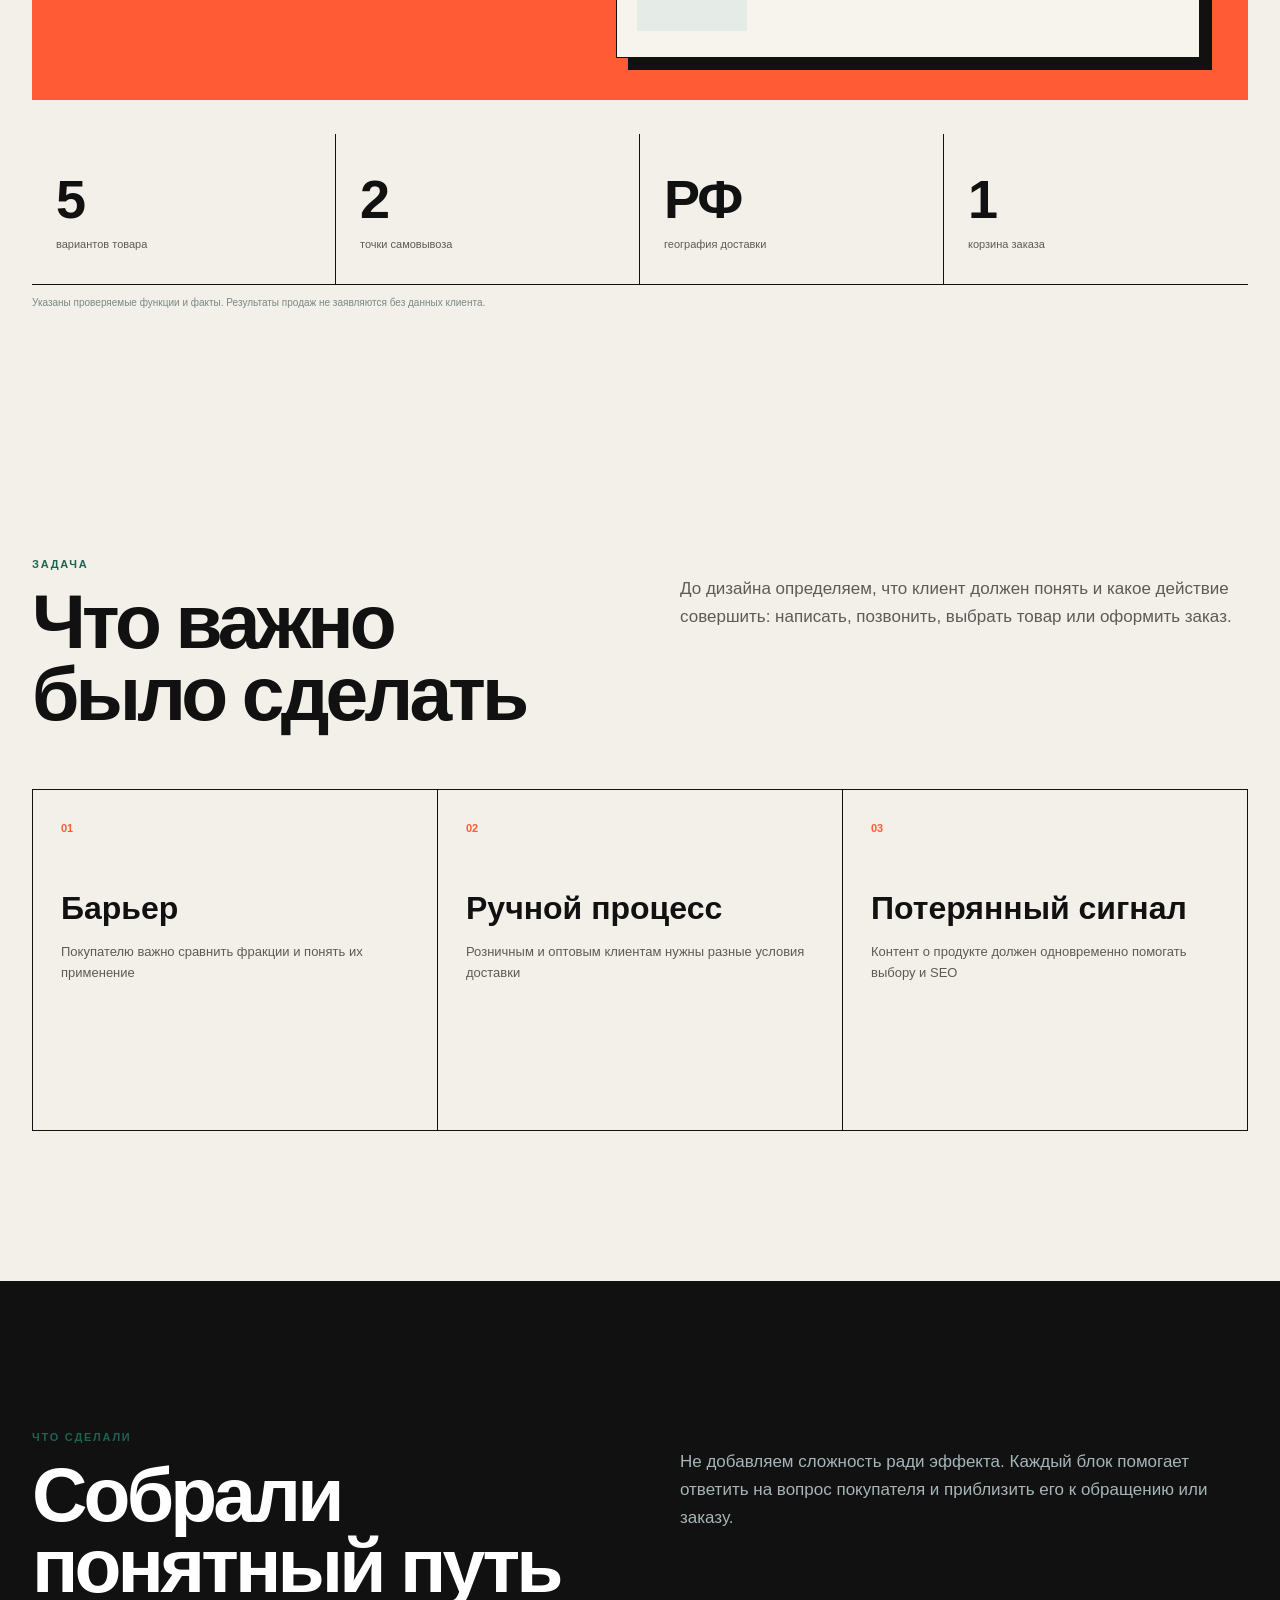
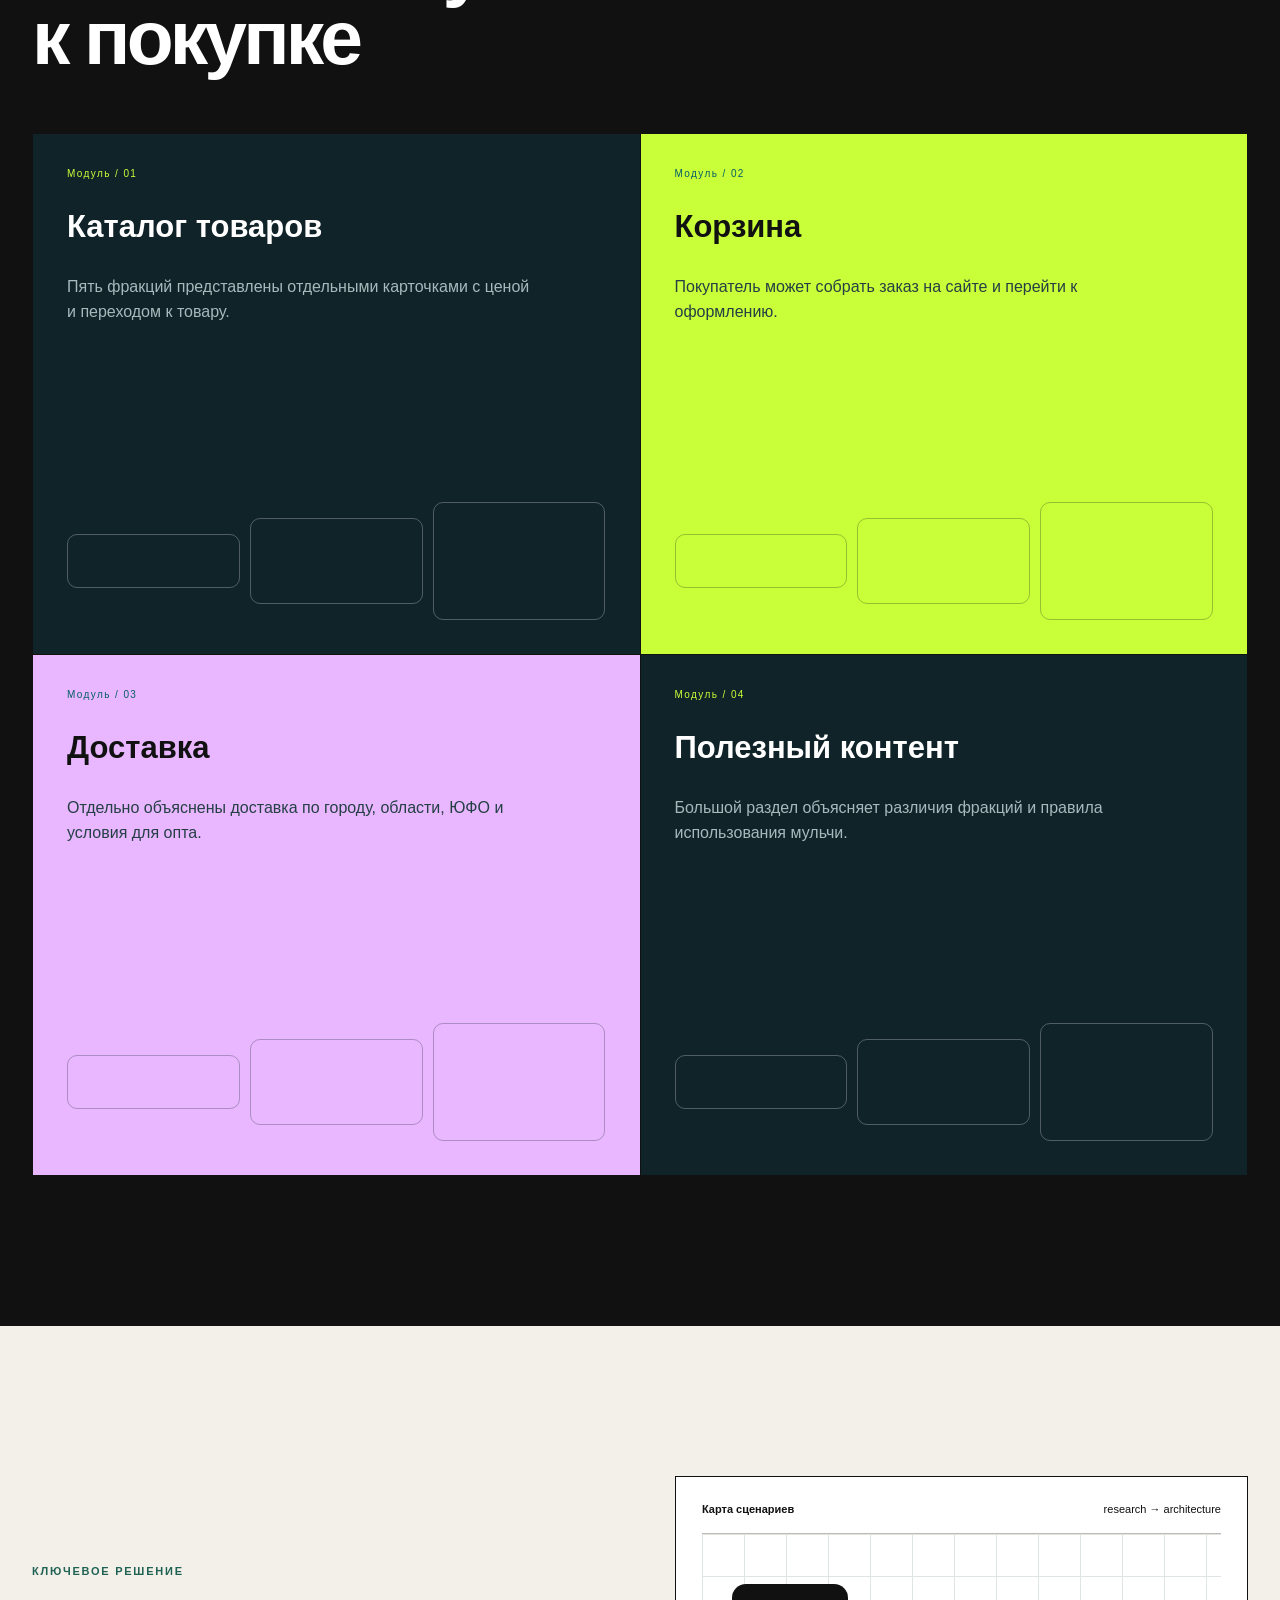
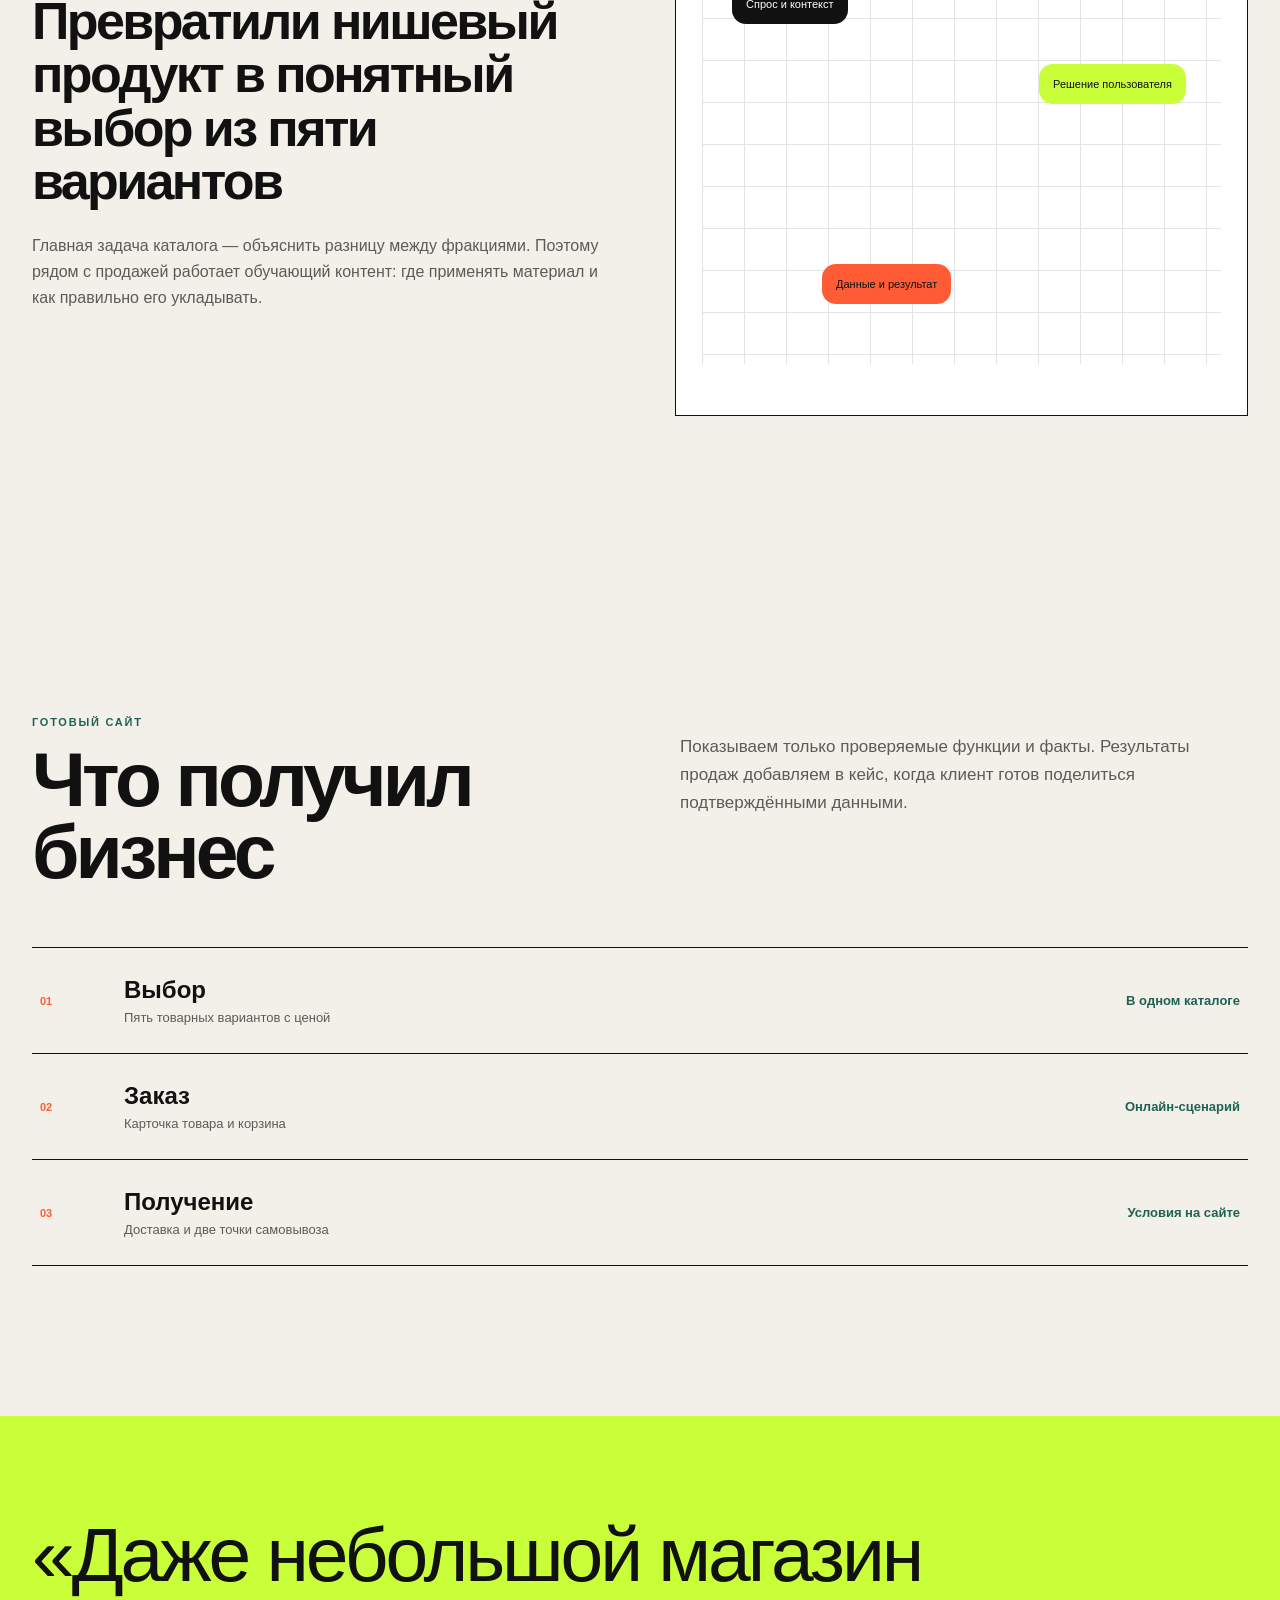
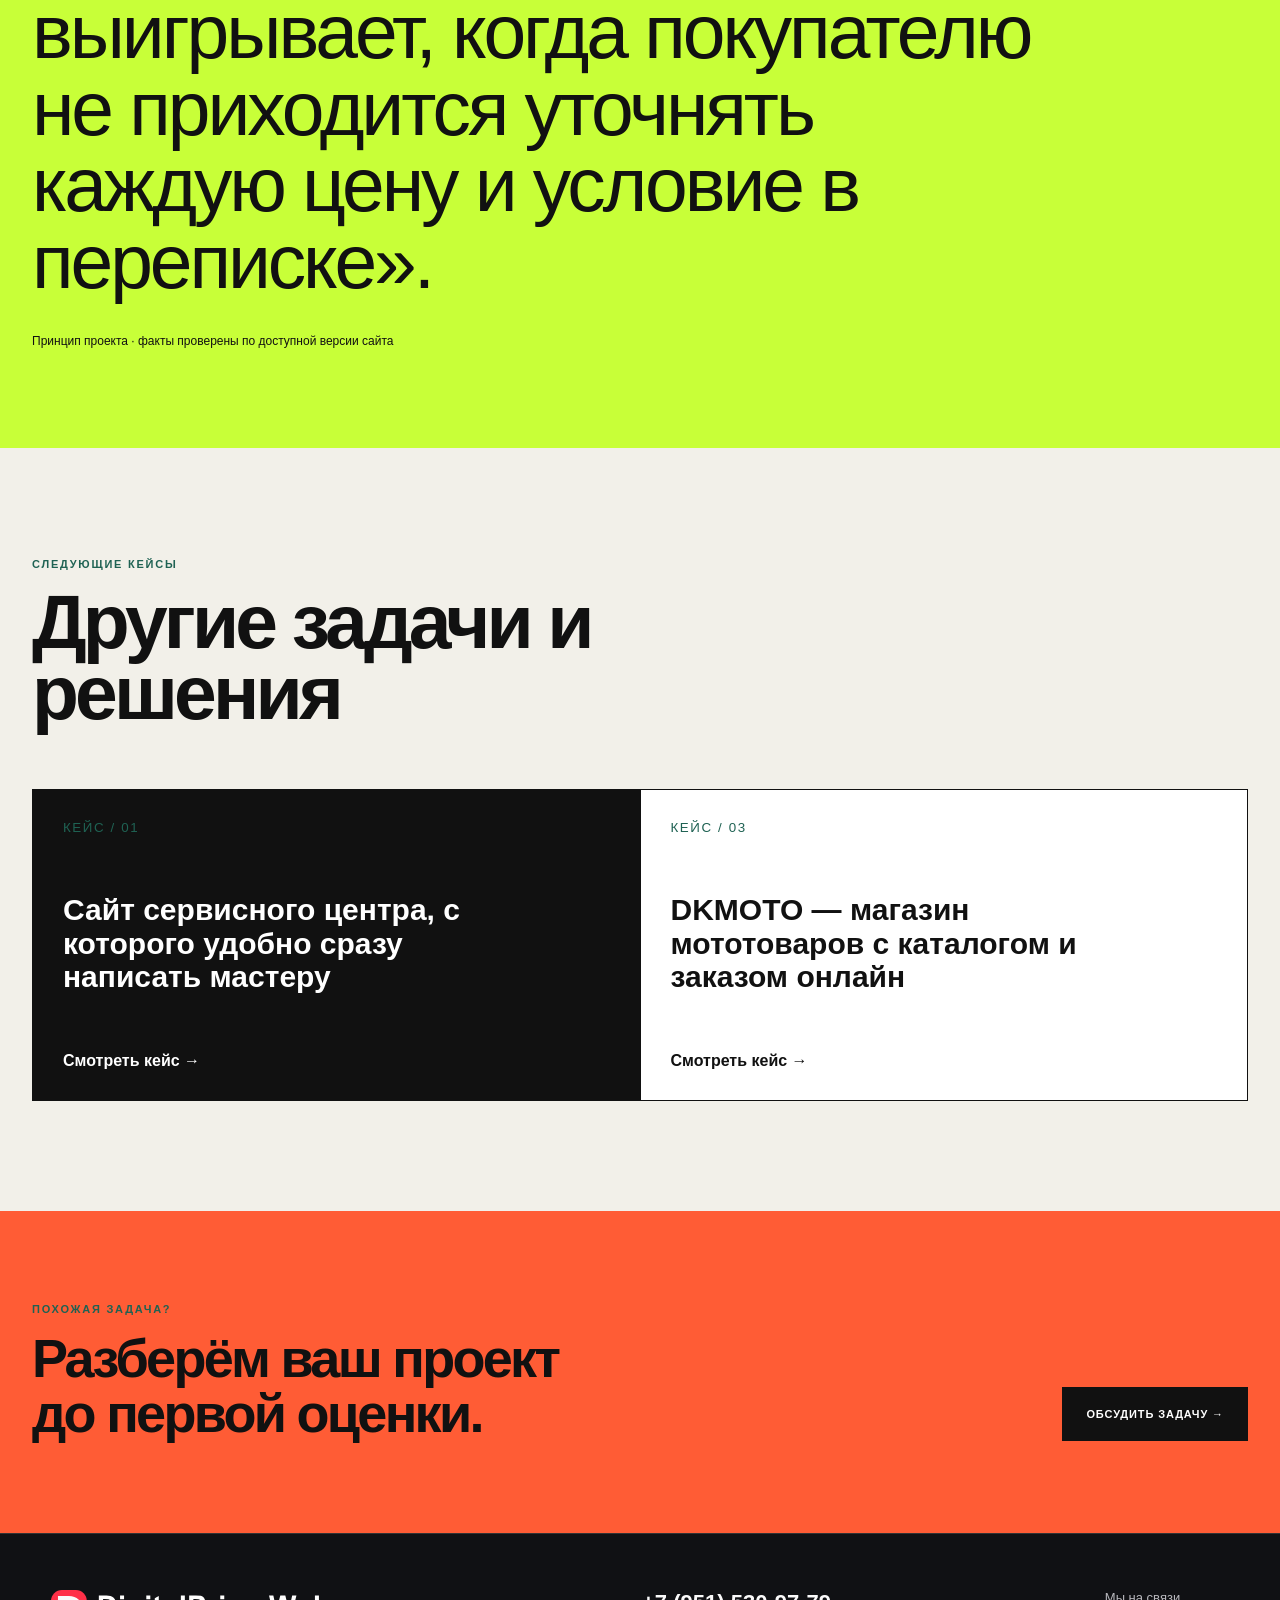
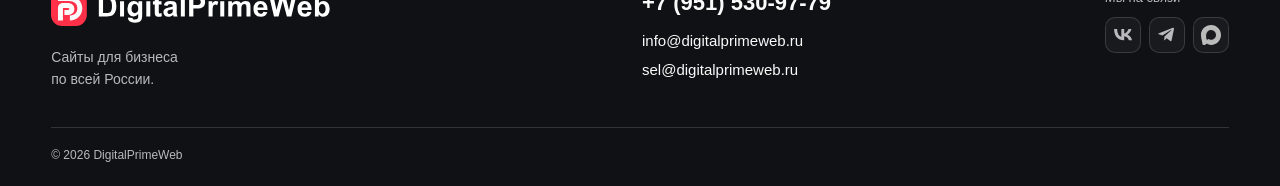
<file: case.html>
<!doctype html><html lang="ru"><head><meta charset="utf-8"><meta name="viewport" content="width=device-width,initial-scale=1"><title>Кейс DigitalPrimeWeb</title><link rel="stylesheet" href="case-styles.css"><script src="case-data.js" defer></script><link rel="stylesheet" href="branding.css?v=20260907"></head><body><main class="site">
<header class="dpw-header header shell"><a class="dpw-header-brand" href="index.html" aria-label="DigitalPrimeWeb — на главную"><img src="assets/dpw-logo.svg" alt="DigitalPrimeWeb — DPW" width="277" height="72"></a><nav class="nav"><a href="index.html#formats">Услуги</a><a href="cases.html">Кейсы</a><a href="pricing.html">Цены</a><a href="index.html#process">Процесс</a><a href="index.html#work">Знания</a></nav><div class="dpw-socials" aria-label="Мессенджеры"><button class="dpw-social" data-messenger="vk" type="button" aria-disabled="true" aria-label="ВКонтакте — ссылка скоро появится" title="ВКонтакте — ссылка скоро появится"><svg viewBox="0 0 24 24" aria-hidden="true"><path d="M13.162 18.994C4.962 18.994.285 13.372.09 4.017h4.108c.135 6.867 3.163 9.775 5.562 10.375V4.017h3.868v5.922c2.369-.255 4.857-2.953 5.697-5.922h3.868c-.645 3.658-3.343 6.357-5.262 7.466 1.919.9 4.992 3.253 6.162 7.511h-4.258c-.915-2.848-3.194-5.052-6.207-5.352v5.352z"/></svg></button><button class="dpw-social" data-messenger="telegram" type="button" aria-disabled="true" aria-label="Telegram — ссылка скоро появится" title="Telegram — ссылка скоро появится"><svg viewBox="0 0 24 24" aria-hidden="true"><path d="m21.6 3.3-3.4 16.1c-.3 1.1-.9 1.3-1.8.8l-5.2-3.8-2.5 2.4c-.3.3-.5.5-1 .5l.4-5.3L17.8 5c.4-.4-.1-.6-.6-.3L5.2 12.3.1 10.7c-1.1-.3-1.1-1.1.2-1.6L20 1.5c.9-.3 1.8.2 1.6 1.8Z" transform="translate(1 1) scale(.94)"/></svg></button><button class="dpw-social" data-messenger="max" type="button" aria-disabled="true" aria-label="MAX — ссылка скоро появится" title="MAX — ссылка скоро появится"><img src="assets/max-official.svg" width="20" height="20" alt="" aria-hidden="true"></button></div><a class="header-cta" href="#contact">Обсудить проект <span>↗</span></a></header>
<section class="case-hero shell"><div class="crumbs"><a href="cases.html">Кейсы</a><span>/</span><b id="client">Проект</b></div><div class="case-hero-grid"><div><div class="eyebrow"><span id="caseIndex">Кейс</span> · <span id="caseType">Направление</span></div><h1 id="caseTitle">Цифровой продукт для бизнеса</h1><p class="case-lead" id="caseLead"></p></div><aside class="case-facts"><div><span>Клиент</span><b id="clientFact">—</b></div><div><span>Отрасль</span><b id="industry">—</b></div><div><span>Работы</span><b id="scope">—</b></div><div><span>Срок</span><b id="duration">—</b></div></aside></div><div class="case-cover"><div class="cover-label">WEB DIGITAL · CASE STUDY</div><h2 class="cover-title" id="coverTitle"></h2><div class="cover-ui"><div class="ui-bar">product.interface / overview</div><div class="ui-layout"><div class="ui-side">Обзор<br>Каталог<br>Документы<br>Аналитика</div><div class="ui-main"><b>Рабочий экран</b><div class="ui-cards"><i></i><i></i><i></i></div></div></div></div></div><div class="metrics" id="metrics"></div><p class="demo-note">Указаны проверяемые функции и факты. Результаты продаж не заявляются без данных клиента.</p></section>
<section class="case-section"><div class="shell"><div class="section-intro"><div><div class="eyebrow">Задача</div><h2>Что важно было сделать</h2></div><p>До дизайна определяем, что клиент должен понять и какое действие совершить: написать, позвонить, выбрать товар или оформить заказ.</p></div><div class="challenge-grid" id="challenges"></div></div></section>
<section class="case-section dark"><div class="shell"><div class="section-intro"><div><div class="eyebrow">Что сделали</div><h2>Собрали понятный путь к покупке</h2></div><p>Не добавляем сложность ради эффекта. Каждый блок помогает ответить на вопрос покупателя и приблизить его к обращению или заказу.</p></div><div class="solution-grid" id="modules"></div></div></section>
<section class="case-section"><div class="shell story"><div class="story-copy"><div class="eyebrow">Ключевое решение</div><h2 id="storyTitle"></h2><p id="storyText"></p></div><div class="story-board"><div class="board-top"><b>Карта сценариев</b><span>research → architecture</span></div><div class="board-map"><div class="board-node a">Спрос и контекст</div><div class="board-node b">Решение пользователя</div><div class="board-node c">Данные и результат</div></div></div></div></section>
<section class="case-section"><div class="shell"><div class="section-intro"><div><div class="eyebrow">Готовый сайт</div><h2>Что получил бизнес</h2></div><p>Показываем только проверяемые функции и факты. Результаты продаж добавляем в кейс, когда клиент готов поделиться подтверждёнными данными.</p></div><div class="result-list" id="results"></div></div></section>
<section class="quote"><div class="shell"><blockquote id="quote"></blockquote><footer id="quoteAuthor"></footer></div></section>
<section class="next-cases"><div class="shell"><div class="section-intro"><div><div class="eyebrow">Следующие кейсы</div><h2>Другие задачи и решения</h2></div></div><div class="next-grid" id="nextCases"></div></div></section>
<section class="cta" id="contact"><div class="shell cta-inner"><div><div class="eyebrow">Похожая задача?</div><h2>Разберём ваш проект<br>до первой оценки.</h2></div><a class="button" href="mailto:hello@webdigital.ru">Обсудить задачу →</a></div></section>
<footer class="dpw-footer"><div class="dpw-footer-brand"><a href="index.html" aria-label="DigitalPrimeWeb — на главную"><img src="assets/digitalprimeweb-logo.svg?v=capitalized" alt="DigitalPrimeWeb" width="563.37" height="72" class="dpw-full-logo"></a><p>Сайты для бизнеса<br>по всей России.</p></div><div class="dpw-footer-contacts"><a class="dpw-phone" href="tel:+79515309779">+7 (951) 530-97-79</a><a href="mailto:info@digitalprimeweb.ru">info@digitalprimeweb.ru</a><a href="mailto:sel@digitalprimeweb.ru">sel@digitalprimeweb.ru</a></div><div class="dpw-footer-connect"><span>Мы на связи</span><div class="dpw-socials" aria-label="Мессенджеры"><button class="dpw-social" data-messenger="vk" type="button" aria-disabled="true" aria-label="ВКонтакте — ссылка скоро появится" title="ВКонтакте — ссылка скоро появится"><svg viewBox="0 0 24 24" aria-hidden="true"><path d="M13.162 18.994C4.962 18.994.285 13.372.09 4.017h4.108c.135 6.867 3.163 9.775 5.562 10.375V4.017h3.868v5.922c2.369-.255 4.857-2.953 5.697-5.922h3.868c-.645 3.658-3.343 6.357-5.262 7.466 1.919.9 4.992 3.253 6.162 7.511h-4.258c-.915-2.848-3.194-5.052-6.207-5.352v5.352z"/></svg></button><button class="dpw-social" data-messenger="telegram" type="button" aria-disabled="true" aria-label="Telegram — ссылка скоро появится" title="Telegram — ссылка скоро появится"><svg viewBox="0 0 24 24" aria-hidden="true"><path d="m21.6 3.3-3.4 16.1c-.3 1.1-.9 1.3-1.8.8l-5.2-3.8-2.5 2.4c-.3.3-.5.5-1 .5l.4-5.3L17.8 5c.4-.4-.1-.6-.6-.3L5.2 12.3.1 10.7c-1.1-.3-1.1-1.1.2-1.6L20 1.5c.9-.3 1.8.2 1.6 1.8Z" transform="translate(1 1) scale(.94)"/></svg></button><button class="dpw-social" data-messenger="max" type="button" aria-disabled="true" aria-label="MAX — ссылка скоро появится" title="MAX — ссылка скоро появится"><img src="assets/max-official.svg" width="20" height="20" alt="" aria-hidden="true"></button></div></div><small class="dpw-copyright">© 2026 DigitalPrimeWeb</small></footer></main><script src="https://mcp.figma.com/mcp/html-to-design/capture.js" async></script></body></html>
</file>
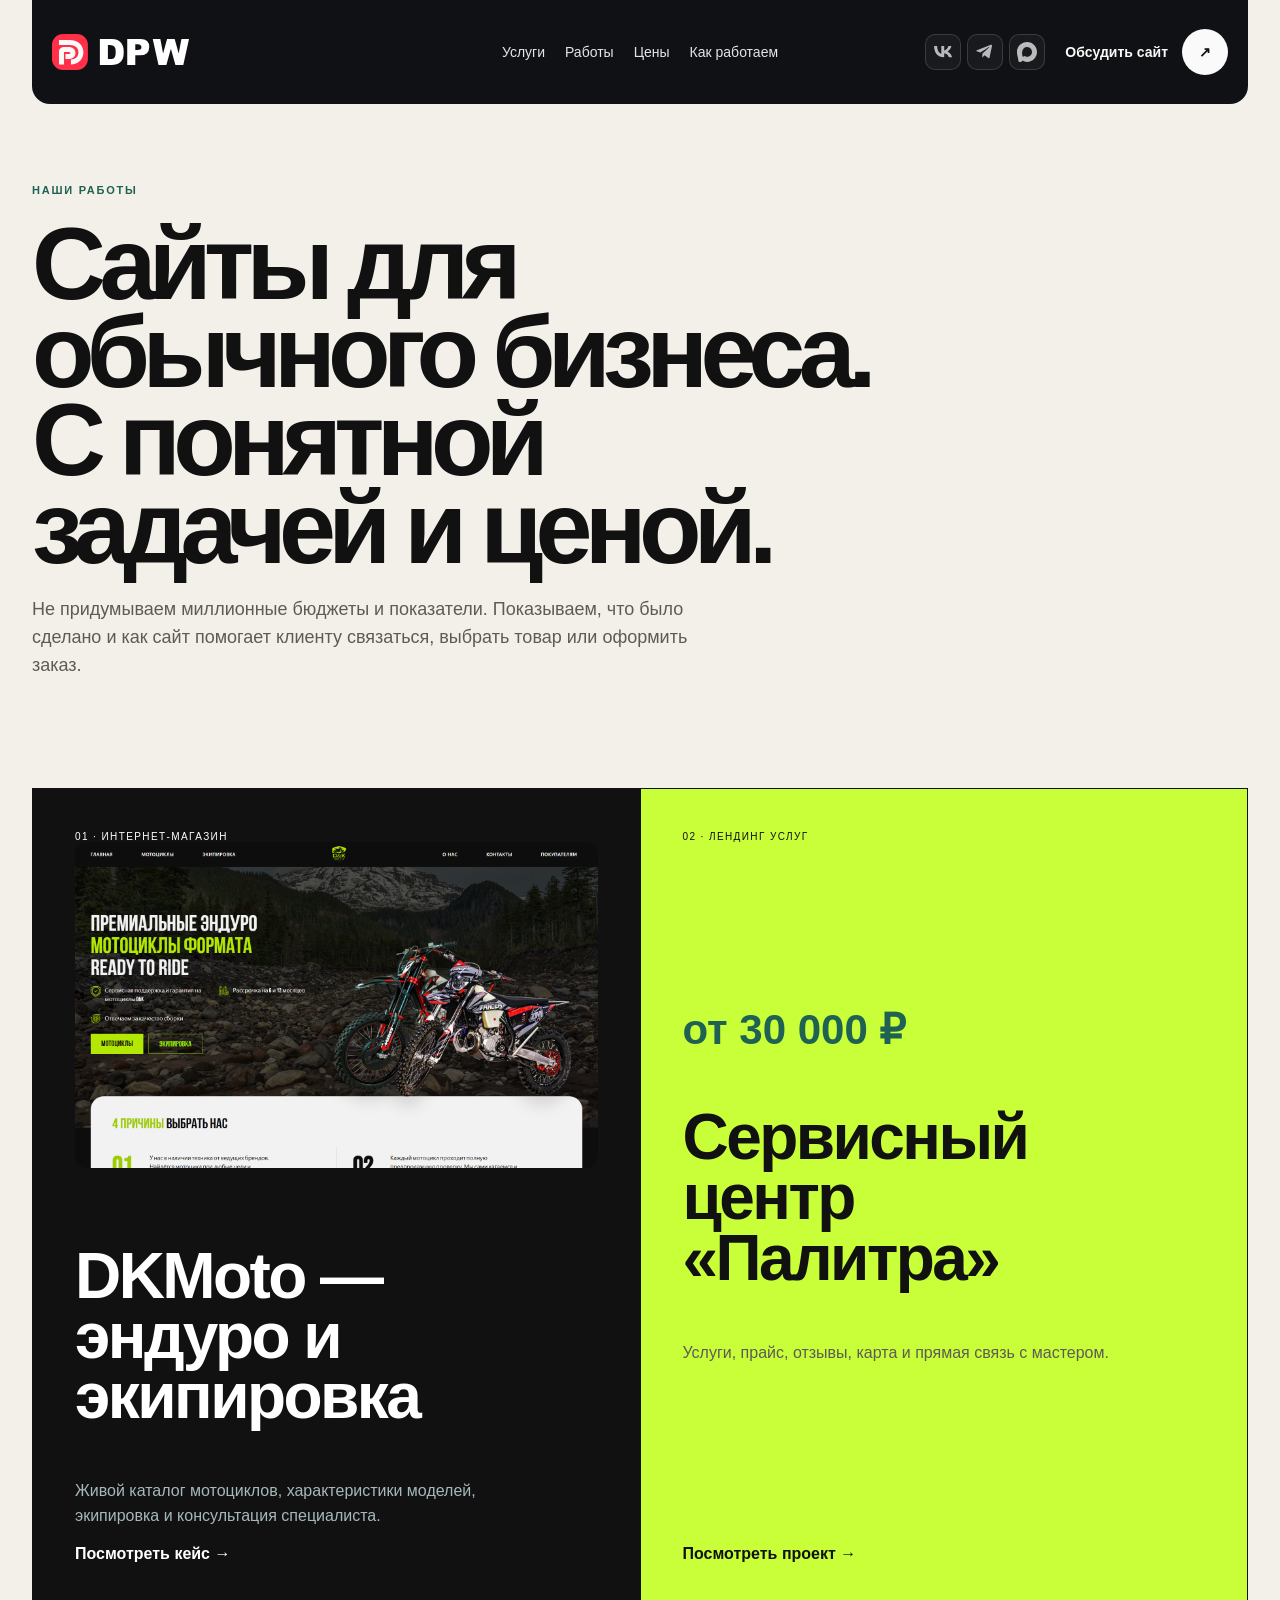
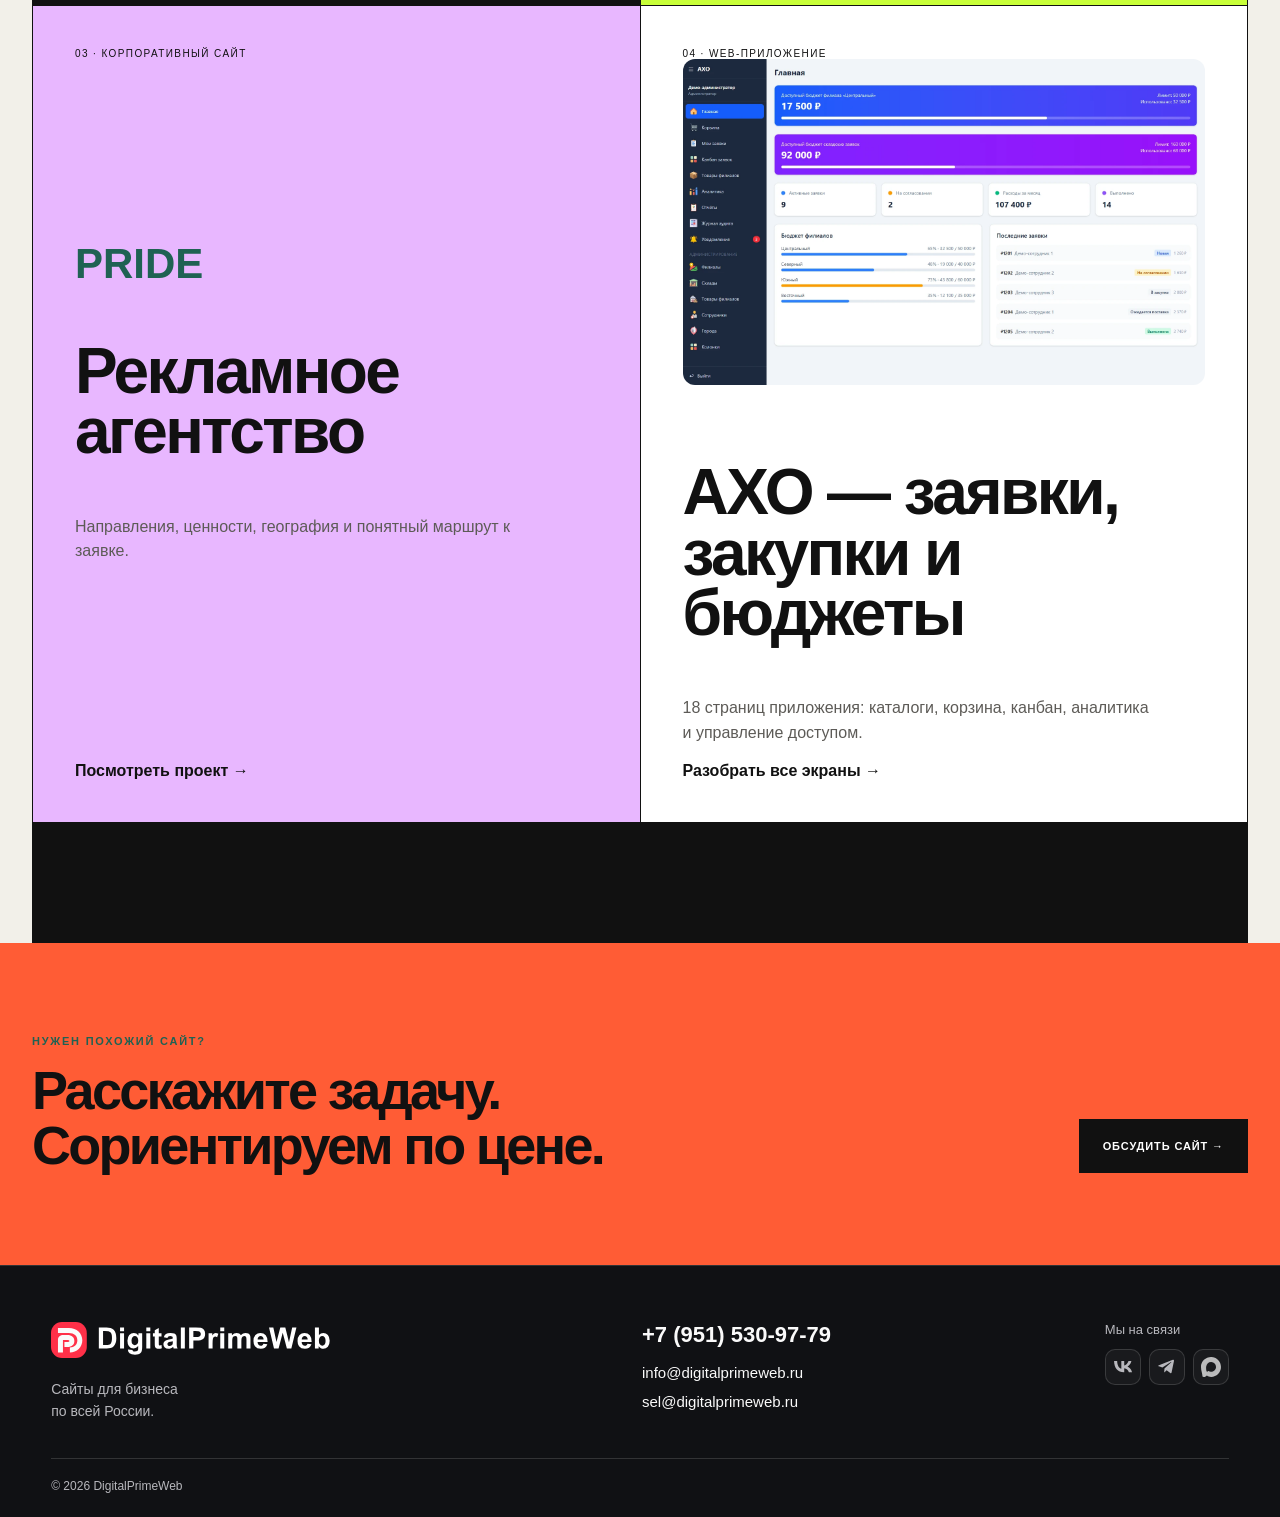
<file: cases.html>
<!doctype html>
<html lang="ru"><head><meta charset="utf-8"><meta name="viewport" content="width=device-width,initial-scale=1"><title>Работы — DigitalPrimeWeb</title><link rel="stylesheet" href="case-styles.css"><link rel="stylesheet" href="branding.css?v=20260907"></head><body><main class="site">
<header class="dpw-header header shell"><a class="dpw-header-brand" href="index.html" aria-label="DigitalPrimeWeb — на главную"><img src="assets/dpw-logo.svg" alt="DigitalPrimeWeb — DPW" width="277" height="72"></a><nav class="nav"><a href="index.html#formats">Услуги</a><a href="cases.html">Работы</a><a href="pricing.html">Цены</a><a href="index.html#process">Как работаем</a></nav><div class="dpw-socials" aria-label="Мессенджеры"><button class="dpw-social" data-messenger="vk" type="button" aria-disabled="true" aria-label="ВКонтакте — ссылка скоро появится" title="ВКонтакте — ссылка скоро появится"><svg viewBox="0 0 24 24" aria-hidden="true"><path d="M13.162 18.994C4.962 18.994.285 13.372.09 4.017h4.108c.135 6.867 3.163 9.775 5.562 10.375V4.017h3.868v5.922c2.369-.255 4.857-2.953 5.697-5.922h3.868c-.645 3.658-3.343 6.357-5.262 7.466 1.919.9 4.992 3.253 6.162 7.511h-4.258c-.915-2.848-3.194-5.052-6.207-5.352v5.352z"/></svg></button><button class="dpw-social" data-messenger="telegram" type="button" aria-disabled="true" aria-label="Telegram — ссылка скоро появится" title="Telegram — ссылка скоро появится"><svg viewBox="0 0 24 24" aria-hidden="true"><path d="m21.6 3.3-3.4 16.1c-.3 1.1-.9 1.3-1.8.8l-5.2-3.8-2.5 2.4c-.3.3-.5.5-1 .5l.4-5.3L17.8 5c.4-.4-.1-.6-.6-.3L5.2 12.3.1 10.7c-1.1-.3-1.1-1.1.2-1.6L20 1.5c.9-.3 1.8.2 1.6 1.8Z" transform="translate(1 1) scale(.94)"/></svg></button><button class="dpw-social" data-messenger="max" type="button" aria-disabled="true" aria-label="MAX — ссылка скоро появится" title="MAX — ссылка скоро появится"><img src="assets/max-official.svg" width="20" height="20" alt="" aria-hidden="true"></button></div><a class="header-cta" href="index.html#contact">Обсудить сайт <span>↗</span></a></header>
<section class="cases-hero shell"><div class="eyebrow">Наши работы</div><h1>Сайты для обычного бизнеса. С понятной задачей и ценой.</h1><p>Не придумываем миллионные бюджеты и показатели. Показываем, что было сделано и как сайт помогает клиенту связаться, выбрать товар или оформить заказ.</p></section>
<section class="cases-grid shell">
<a class="portfolio-card" href="case-dkmoto.html"><span class="number">01 · ИНТЕРНЕТ-МАГАЗИН</span><div><img src="assets/portfolio/dkmoto-home.png" alt="Главная интернет-магазина DKMoto" width="1600" height="1000" style="width:100%;height:auto;border-radius:12px;margin-bottom:20px" loading="lazy"><h2>DKMoto — эндуро и экипировка</h2><p>Живой каталог мотоциклов, характеристики моделей, экипировка и консультация специалиста.</p></div><b>Посмотреть кейс →</b></a>
<a class="portfolio-card" href="case-palitra.html"><span class="number">02 · ЛЕНДИНГ УСЛУГ</span><div><div class="card-metric">от 30 000 ₽</div><h2>Сервисный центр «Палитра»</h2><p>Услуги, прайс, отзывы, карта и прямая связь с мастером.</p></div><b>Посмотреть проект →</b></a>
<a class="portfolio-card" href="case-pride.html"><span class="number">03 · КОРПОРАТИВНЫЙ САЙТ</span><div><div class="card-metric">PRIDE</div><h2>Рекламное агентство</h2><p>Направления, ценности, география и понятный маршрут к заявке.</p></div><b>Посмотреть проект →</b></a>
<a class="portfolio-card" href="case-aho.html"><span class="number">04 · WEB-ПРИЛОЖЕНИЕ</span><div><img src="assets/portfolio/aho/dashboard.webp" alt="Главная АХО с демонстрационными данными" width="1600" height="1000" style="width:100%;height:auto;border-radius:12px;margin-bottom:20px" loading="lazy"><h2>АХО — заявки, закупки и бюджеты</h2><p>18 страниц приложения: каталоги, корзина, канбан, аналитика и управление доступом.</p></div><b>Разобрать все экраны →</b></a>
</section>
<section class="cta"><div class="shell cta-inner"><div><div class="eyebrow">Нужен похожий сайт?</div><h2>Расскажите задачу.<br>Сориентируем по цене.</h2></div><a class="button" href="index.html#contact">Обсудить сайт →</a></div></section>
<footer class="dpw-footer"><div class="dpw-footer-brand"><a href="index.html" aria-label="DigitalPrimeWeb — на главную"><img src="assets/digitalprimeweb-logo.svg?v=capitalized" alt="DigitalPrimeWeb" width="563.37" height="72" class="dpw-full-logo"></a><p>Сайты для бизнеса<br>по всей России.</p></div><div class="dpw-footer-contacts"><a class="dpw-phone" href="tel:+79515309779">+7 (951) 530-97-79</a><a href="mailto:info@digitalprimeweb.ru">info@digitalprimeweb.ru</a><a href="mailto:sel@digitalprimeweb.ru">sel@digitalprimeweb.ru</a></div><div class="dpw-footer-connect"><span>Мы на связи</span><div class="dpw-socials" aria-label="Мессенджеры"><button class="dpw-social" data-messenger="vk" type="button" aria-disabled="true" aria-label="ВКонтакте — ссылка скоро появится" title="ВКонтакте — ссылка скоро появится"><svg viewBox="0 0 24 24" aria-hidden="true"><path d="M13.162 18.994C4.962 18.994.285 13.372.09 4.017h4.108c.135 6.867 3.163 9.775 5.562 10.375V4.017h3.868v5.922c2.369-.255 4.857-2.953 5.697-5.922h3.868c-.645 3.658-3.343 6.357-5.262 7.466 1.919.9 4.992 3.253 6.162 7.511h-4.258c-.915-2.848-3.194-5.052-6.207-5.352v5.352z"/></svg></button><button class="dpw-social" data-messenger="telegram" type="button" aria-disabled="true" aria-label="Telegram — ссылка скоро появится" title="Telegram — ссылка скоро появится"><svg viewBox="0 0 24 24" aria-hidden="true"><path d="m21.6 3.3-3.4 16.1c-.3 1.1-.9 1.3-1.8.8l-5.2-3.8-2.5 2.4c-.3.3-.5.5-1 .5l.4-5.3L17.8 5c.4-.4-.1-.6-.6-.3L5.2 12.3.1 10.7c-1.1-.3-1.1-1.1.2-1.6L20 1.5c.9-.3 1.8.2 1.6 1.8Z" transform="translate(1 1) scale(.94)"/></svg></button><button class="dpw-social" data-messenger="max" type="button" aria-disabled="true" aria-label="MAX — ссылка скоро появится" title="MAX — ссылка скоро появится"><img src="assets/max-official.svg" width="20" height="20" alt="" aria-hidden="true"></button></div></div><small class="dpw-copyright">© 2026 DigitalPrimeWeb</small></footer></main><script src="https://mcp.figma.com/mcp/html-to-design/capture.js" async></script></body></html>
</file>
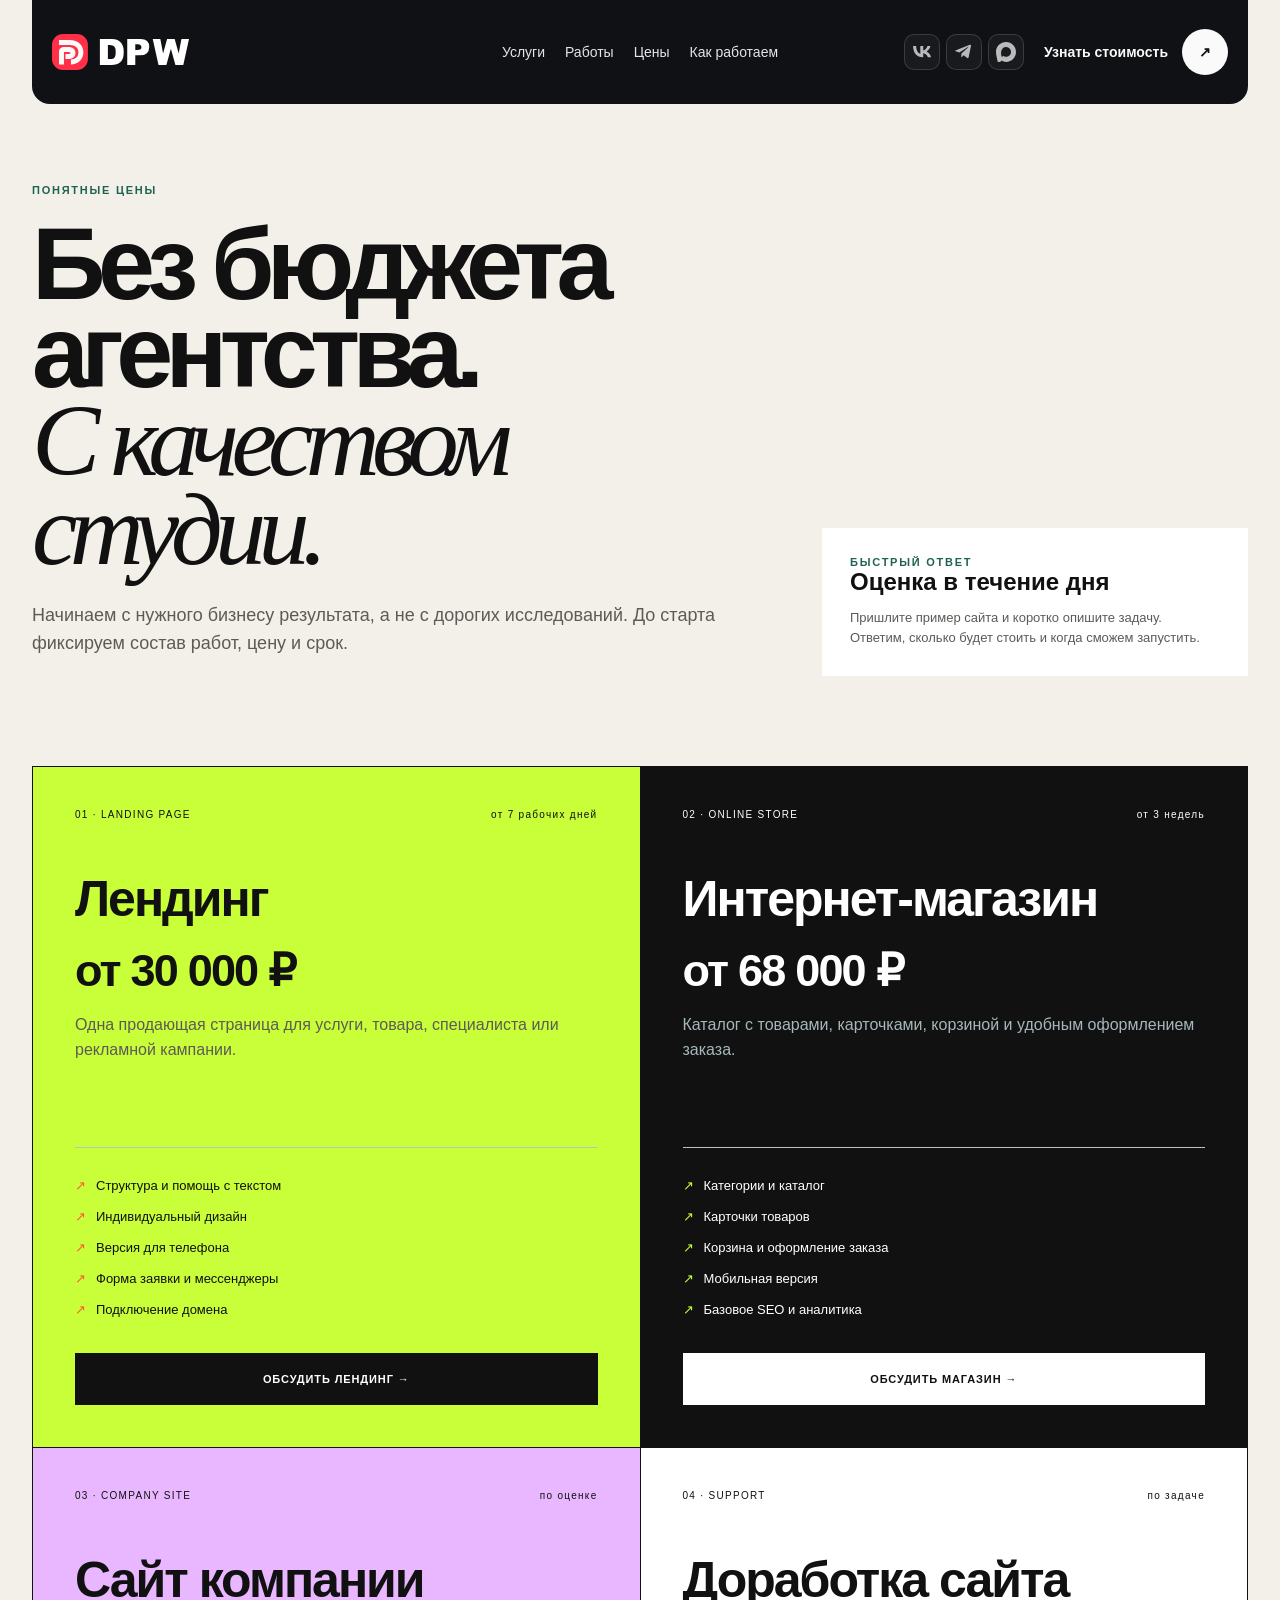
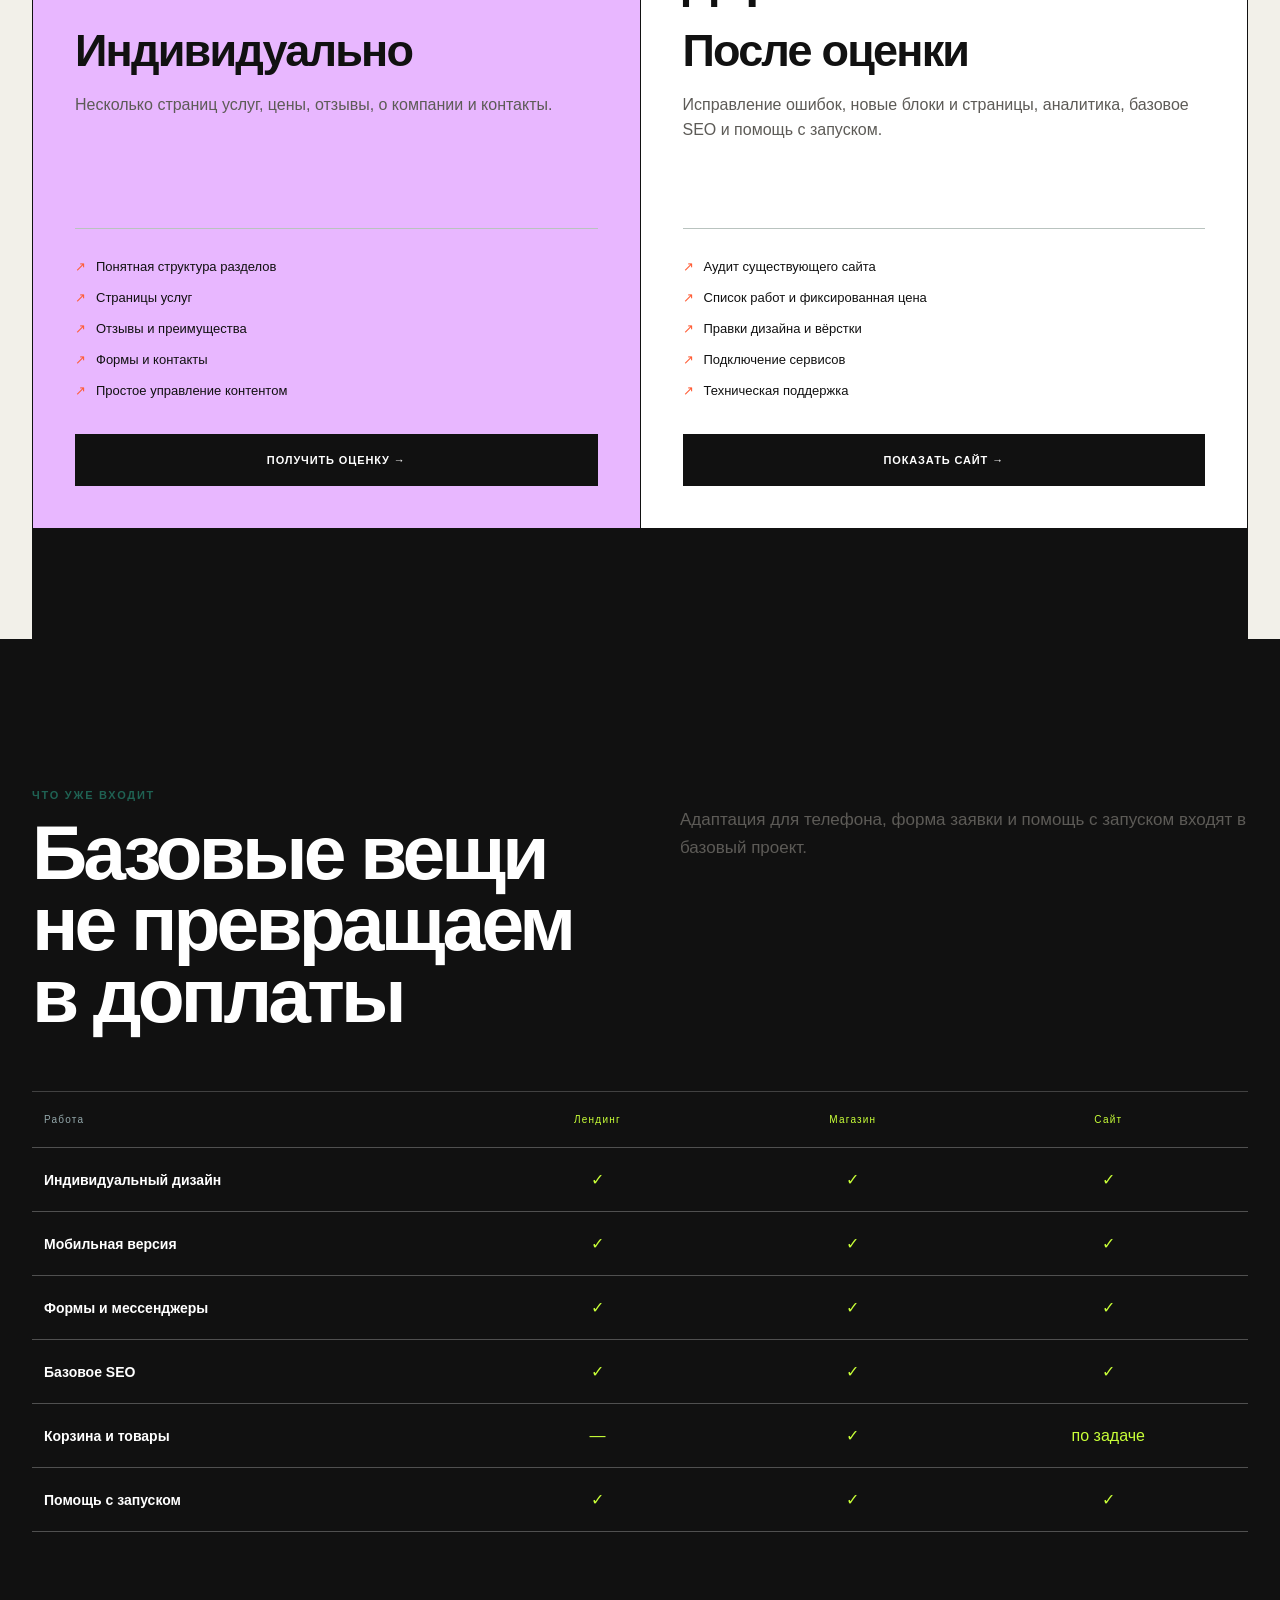
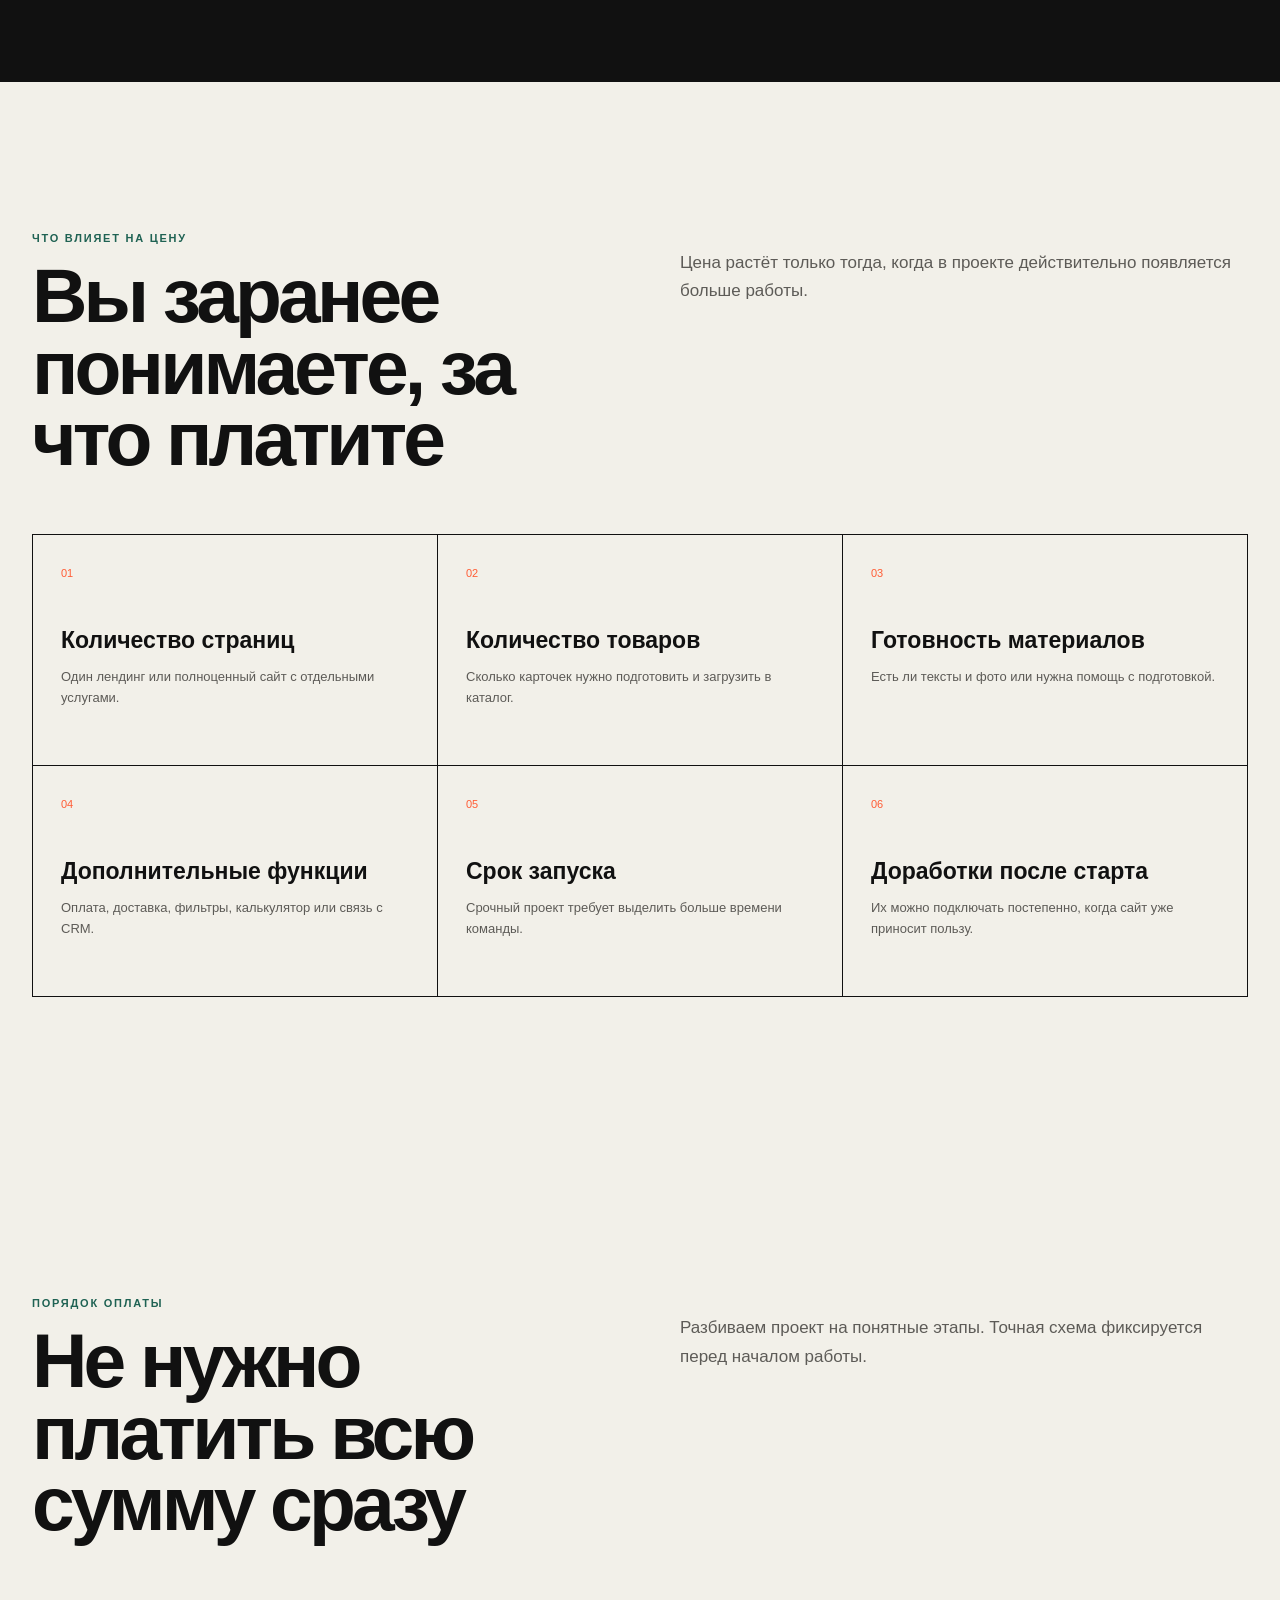
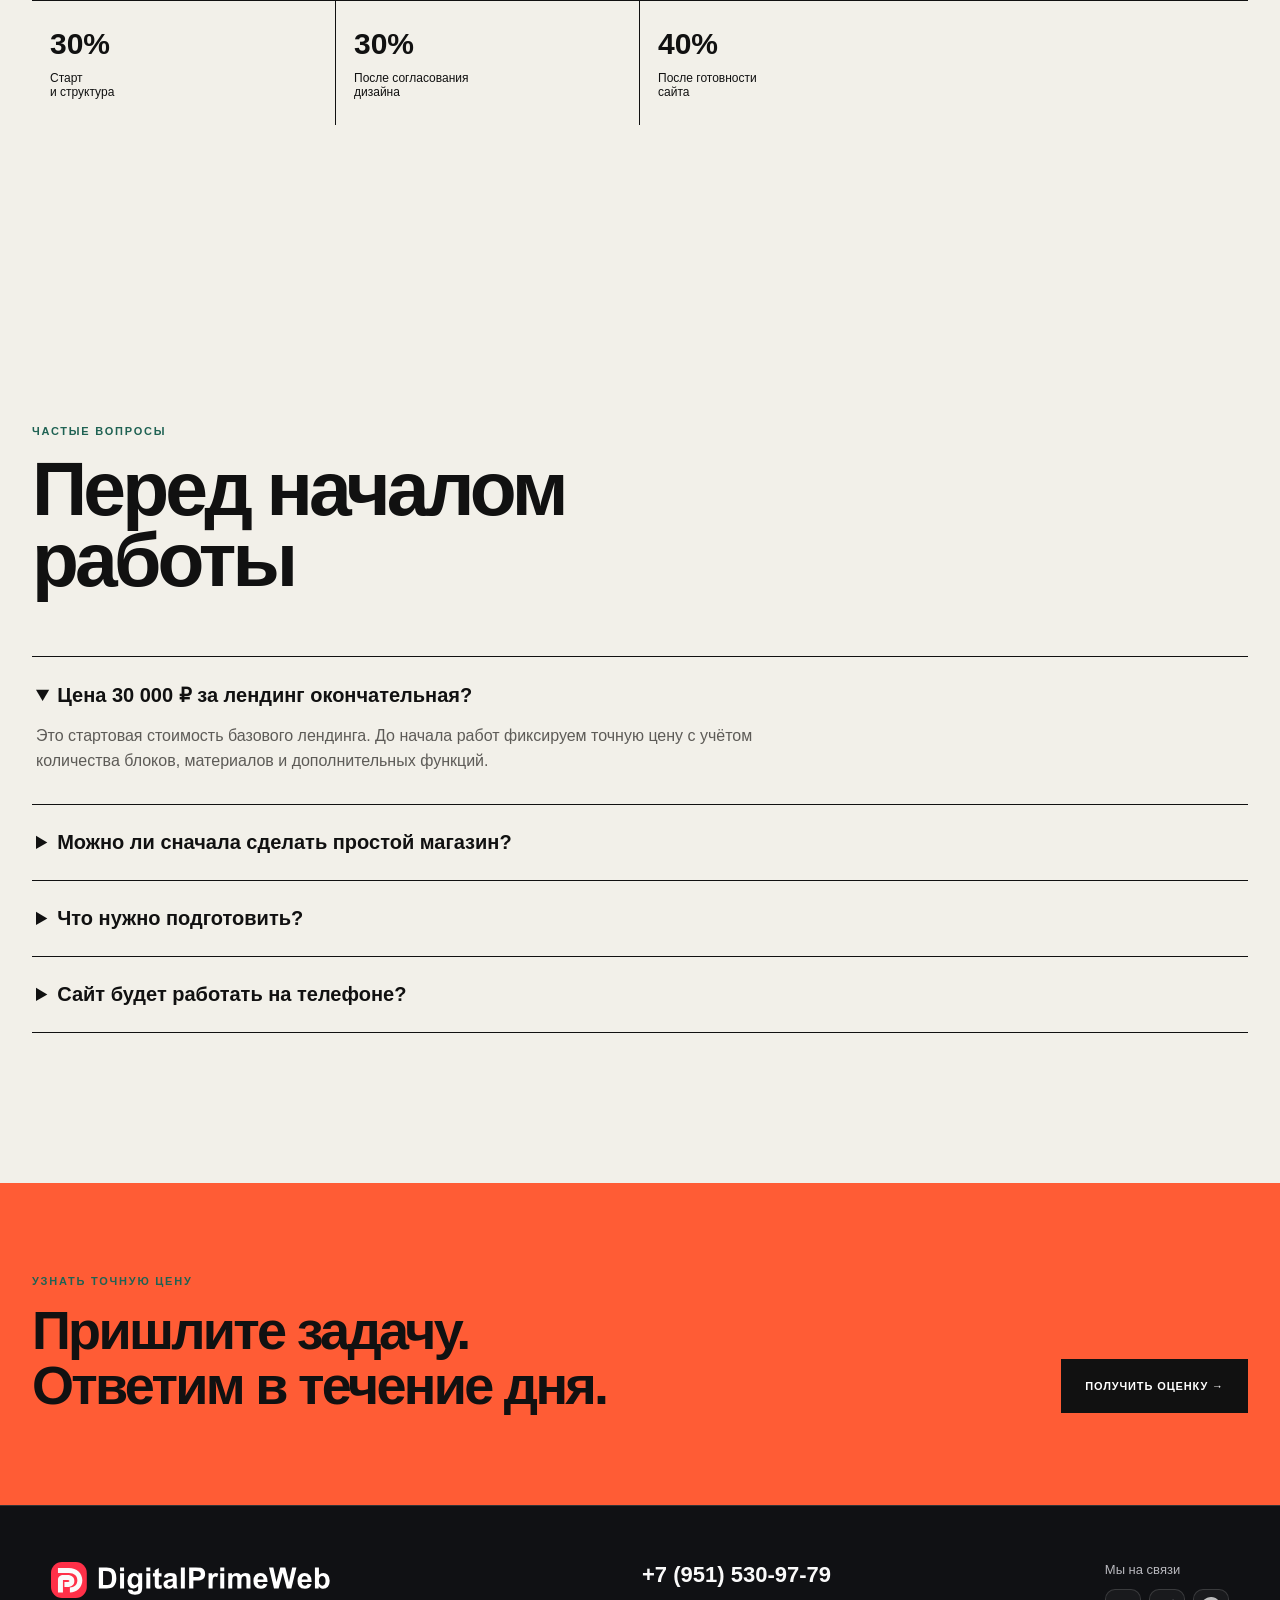
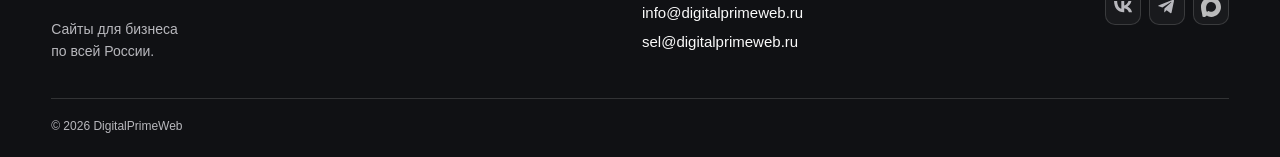
<file: pricing.html>
<!doctype html>
<html lang="ru"><head><meta charset="utf-8"><meta name="viewport" content="width=device-width,initial-scale=1"><title>Цены на сайты — DigitalPrimeWeb</title><meta name="description" content="Лендинги от 30 000 рублей и интернет-магазины от 68 000 рублей."><link rel="stylesheet" href="case-styles.css"><link rel="stylesheet" href="branding.css?v=20260907"></head><body><main class="site">
<header class="dpw-header header shell"><a class="dpw-header-brand" href="index.html" aria-label="DigitalPrimeWeb — на главную"><img src="assets/dpw-logo.svg" alt="DigitalPrimeWeb — DPW" width="277" height="72"></a><nav class="nav"><a href="index.html#formats">Услуги</a><a href="cases.html">Работы</a><a href="pricing.html">Цены</a><a href="index.html#process">Как работаем</a></nav><div class="dpw-socials" aria-label="Мессенджеры"><button class="dpw-social" data-messenger="vk" type="button" aria-disabled="true" aria-label="ВКонтакте — ссылка скоро появится" title="ВКонтакте — ссылка скоро появится"><svg viewBox="0 0 24 24" aria-hidden="true"><path d="M13.162 18.994C4.962 18.994.285 13.372.09 4.017h4.108c.135 6.867 3.163 9.775 5.562 10.375V4.017h3.868v5.922c2.369-.255 4.857-2.953 5.697-5.922h3.868c-.645 3.658-3.343 6.357-5.262 7.466 1.919.9 4.992 3.253 6.162 7.511h-4.258c-.915-2.848-3.194-5.052-6.207-5.352v5.352z"/></svg></button><button class="dpw-social" data-messenger="telegram" type="button" aria-disabled="true" aria-label="Telegram — ссылка скоро появится" title="Telegram — ссылка скоро появится"><svg viewBox="0 0 24 24" aria-hidden="true"><path d="m21.6 3.3-3.4 16.1c-.3 1.1-.9 1.3-1.8.8l-5.2-3.8-2.5 2.4c-.3.3-.5.5-1 .5l.4-5.3L17.8 5c.4-.4-.1-.6-.6-.3L5.2 12.3.1 10.7c-1.1-.3-1.1-1.1.2-1.6L20 1.5c.9-.3 1.8.2 1.6 1.8Z" transform="translate(1 1) scale(.94)"/></svg></button><button class="dpw-social" data-messenger="max" type="button" aria-disabled="true" aria-label="MAX — ссылка скоро появится" title="MAX — ссылка скоро появится"><img src="assets/max-official.svg" width="20" height="20" alt="" aria-hidden="true"></button></div><a class="header-cta" href="#estimate">Узнать стоимость <span>↗</span></a></header>
<section class="pricing-hero shell"><div class="pricing-hero-grid"><div><div class="eyebrow">Понятные цены</div><h1>Без бюджета агентства.<br><em>С качеством студии.</em></h1><p>Начинаем с нужного бизнесу результата, а не с дорогих исследований. До старта фиксируем состав работ, цену и срок.</p></div><aside class="price-note"><div class="eyebrow">Быстрый ответ</div><b>Оценка в течение дня</b><p>Пришлите пример сайта и коротко опишите задачу. Ответим, сколько будет стоить и когда сможем запустить.</p></aside></div></section>
<section class="price-grid shell">
<article class="price-card teal"><div class="price-card-top"><span>01 · LANDING PAGE</span><span>от 7 рабочих дней</span></div><h2>Лендинг</h2><div class="price-value">от 30 000 ₽</div><p>Одна продающая страница для услуги, товара, специалиста или рекламной кампании.</p><ul><li>Структура и помощь с текстом</li><li>Индивидуальный дизайн</li><li>Версия для телефона</li><li>Форма заявки и мессенджеры</li><li>Подключение домена</li></ul><a class="price-button" href="#estimate">Обсудить лендинг →</a></article>
<article class="price-card featured"><div class="price-card-top"><span>02 · ONLINE STORE</span><span>от 3 недель</span></div><h2>Интернет-магазин</h2><div class="price-value">от 68 000 ₽</div><p>Каталог с товарами, карточками, корзиной и удобным оформлением заказа.</p><ul><li>Категории и каталог</li><li>Карточки товаров</li><li>Корзина и оформление заказа</li><li>Мобильная версия</li><li>Базовое SEO и аналитика</li></ul><a class="price-button" href="#estimate">Обсудить магазин →</a></article>
<article class="price-card warm"><div class="price-card-top"><span>03 · COMPANY SITE</span><span>по оценке</span></div><h2>Сайт компании</h2><div class="price-value">Индивидуально</div><p>Несколько страниц услуг, цены, отзывы, о компании и контакты.</p><ul><li>Понятная структура разделов</li><li>Страницы услуг</li><li>Отзывы и преимущества</li><li>Формы и контакты</li><li>Простое управление контентом</li></ul><a class="price-button" href="#estimate">Получить оценку →</a></article>
<article class="price-card"><div class="price-card-top"><span>04 · SUPPORT</span><span>по задаче</span></div><h2>Доработка сайта</h2><div class="price-value">После оценки</div><p>Исправление ошибок, новые блоки и страницы, аналитика, базовое SEO и помощь с запуском.</p><ul><li>Аудит существующего сайта</li><li>Список работ и фиксированная цена</li><li>Правки дизайна и вёрстки</li><li>Подключение сервисов</li><li>Техническая поддержка</li></ul><a class="price-button" href="#estimate">Показать сайт →</a></article>
</section>
<section class="pricing-table"><div class="shell"><div class="section-intro"><div><div class="eyebrow">Что уже входит</div><h2>Базовые вещи не превращаем в доплаты</h2></div><p>Адаптация для телефона, форма заявки и помощь с запуском входят в базовый проект.</p></div><div class="compare"><div class="compare-row"><span>Работа</span><span>Лендинг</span><span>Магазин</span><span>Сайт</span></div><div class="compare-row"><b>Индивидуальный дизайн</b><span>✓</span><span>✓</span><span>✓</span></div><div class="compare-row"><b>Мобильная версия</b><span>✓</span><span>✓</span><span>✓</span></div><div class="compare-row"><b>Формы и мессенджеры</b><span>✓</span><span>✓</span><span>✓</span></div><div class="compare-row"><b>Базовое SEO</b><span>✓</span><span>✓</span><span>✓</span></div><div class="compare-row"><b>Корзина и товары</b><span>—</span><span>✓</span><span>по задаче</span></div><div class="compare-row"><b>Помощь с запуском</b><span>✓</span><span>✓</span><span>✓</span></div></div></div></section>
<section class="case-section"><div class="shell"><div class="section-intro"><div><div class="eyebrow">Что влияет на цену</div><h2>Вы заранее понимаете, за что платите</h2></div><p>Цена растёт только тогда, когда в проекте действительно появляется больше работы.</p></div><div class="factors"><article class="factor"><span>01</span><h3>Количество страниц</h3><p>Один лендинг или полноценный сайт с отдельными услугами.</p></article><article class="factor"><span>02</span><h3>Количество товаров</h3><p>Сколько карточек нужно подготовить и загрузить в каталог.</p></article><article class="factor"><span>03</span><h3>Готовность материалов</h3><p>Есть ли тексты и фото или нужна помощь с подготовкой.</p></article><article class="factor"><span>04</span><h3>Дополнительные функции</h3><p>Оплата, доставка, фильтры, калькулятор или связь с CRM.</p></article><article class="factor"><span>05</span><h3>Срок запуска</h3><p>Срочный проект требует выделить больше времени команды.</p></article><article class="factor"><span>06</span><h3>Доработки после старта</h3><p>Их можно подключать постепенно, когда сайт уже приносит пользу.</p></article></div></div></section>
<section class="case-section"><div class="shell"><div class="section-intro"><div><div class="eyebrow">Порядок оплаты</div><h2>Не нужно платить всю сумму сразу</h2></div><p>Разбиваем проект на понятные этапы. Точная схема фиксируется перед началом работы.</p></div><div class="payment"><div><b>30%</b><span>Старт<br>и структура</span></div><div><b>30%</b><span>После согласования<br>дизайна</span></div><div><b>40%</b><span>После готовности<br>сайта</span></div></div></div></section>
<section class="case-section"><div class="shell"><div class="section-intro"><div><div class="eyebrow">Частые вопросы</div><h2>Перед началом работы</h2></div></div><div class="faq"><details open><summary>Цена 30 000 ₽ за лендинг окончательная?</summary><p>Это стартовая стоимость базового лендинга. До начала работ фиксируем точную цену с учётом количества блоков, материалов и дополнительных функций.</p></details><details><summary>Можно ли сначала сделать простой магазин?</summary><p>Да. Запустим каталог, карточки и корзину, а оплату, интеграции и дополнительные фильтры можно подключить позже.</p></details><details><summary>Что нужно подготовить?</summary><p>Описание бизнеса, услуги или товары, контакты и примеры сайтов, которые нравятся. С текстом и структурой поможем.</p></details><details><summary>Сайт будет работать на телефоне?</summary><p>Да. Адаптивная версия входит в каждый новый сайт.</p></details></div></div></section>
<section class="cta" id="estimate"><div class="shell cta-inner"><div><div class="eyebrow">Узнать точную цену</div><h2>Пришлите задачу.<br>Ответим в течение дня.</h2></div><a class="button" href="mailto:hello@webdigital.ru">Получить оценку →</a></div></section>
<footer class="dpw-footer"><div class="dpw-footer-brand"><a href="index.html" aria-label="DigitalPrimeWeb — на главную"><img src="assets/digitalprimeweb-logo.svg?v=capitalized" alt="DigitalPrimeWeb" width="563.37" height="72" class="dpw-full-logo"></a><p>Сайты для бизнеса<br>по всей России.</p></div><div class="dpw-footer-contacts"><a class="dpw-phone" href="tel:+79515309779">+7 (951) 530-97-79</a><a href="mailto:info@digitalprimeweb.ru">info@digitalprimeweb.ru</a><a href="mailto:sel@digitalprimeweb.ru">sel@digitalprimeweb.ru</a></div><div class="dpw-footer-connect"><span>Мы на связи</span><div class="dpw-socials" aria-label="Мессенджеры"><button class="dpw-social" data-messenger="vk" type="button" aria-disabled="true" aria-label="ВКонтакте — ссылка скоро появится" title="ВКонтакте — ссылка скоро появится"><svg viewBox="0 0 24 24" aria-hidden="true"><path d="M13.162 18.994C4.962 18.994.285 13.372.09 4.017h4.108c.135 6.867 3.163 9.775 5.562 10.375V4.017h3.868v5.922c2.369-.255 4.857-2.953 5.697-5.922h3.868c-.645 3.658-3.343 6.357-5.262 7.466 1.919.9 4.992 3.253 6.162 7.511h-4.258c-.915-2.848-3.194-5.052-6.207-5.352v5.352z"/></svg></button><button class="dpw-social" data-messenger="telegram" type="button" aria-disabled="true" aria-label="Telegram — ссылка скоро появится" title="Telegram — ссылка скоро появится"><svg viewBox="0 0 24 24" aria-hidden="true"><path d="m21.6 3.3-3.4 16.1c-.3 1.1-.9 1.3-1.8.8l-5.2-3.8-2.5 2.4c-.3.3-.5.5-1 .5l.4-5.3L17.8 5c.4-.4-.1-.6-.6-.3L5.2 12.3.1 10.7c-1.1-.3-1.1-1.1.2-1.6L20 1.5c.9-.3 1.8.2 1.6 1.8Z" transform="translate(1 1) scale(.94)"/></svg></button><button class="dpw-social" data-messenger="max" type="button" aria-disabled="true" aria-label="MAX — ссылка скоро появится" title="MAX — ссылка скоро появится"><img src="assets/max-official.svg" width="20" height="20" alt="" aria-hidden="true"></button></div></div><small class="dpw-copyright">© 2026 DigitalPrimeWeb</small></footer></main><script src="https://mcp.figma.com/mcp/html-to-design/capture.js" async></script></body></html>
</file>
<file: styles.css>
:root {
    --void: #080808;
    --black: #000;
    --charcoal: #171617;
    --smoke: #262525;
    --graphite: #393939;
    --bone: #fcfcfc;
    --linen: #f3efef;
    --ash: #d4d2d2;
    --pebble: #b5b2b2;
    --iron: #525252;
    --red: #fe1e34;
    --mx: 0px;
    --my: 0px
}

* {
    box-sizing: border-box
}

html {
    scroll-behavior: smooth
}

body {
    margin: 0;
    background: var(--void);
    color: var(--bone);
    font-family: Arial, "Helvetica Neue", sans-serif;
    font-size: 14px;
    line-height: 1.5;
    letter-spacing: -.017em
}

a {
    color: inherit;
    text-decoration: none
}

button,
input,
textarea {
    font: inherit
}

::selection {
    background: var(--red);
    color: var(--bone)
}

.page-noise {
    position: fixed;
    inset: 0;
    pointer-events: none;
    z-index: 20;
    opacity: .035;
    background-image: url("data:image/svg+xml,%3Csvg viewBox='0 0 160 160' xmlns='http://www.w3.org/2000/svg'%3E%3Cfilter id='n'%3E%3CfeTurbulence type='fractalNoise' baseFrequency='.9' numOctaves='4' stitchTiles='stitch'/%3E%3C/filter%3E%3Crect width='100%25' height='100%25' filter='url(%23n)' opacity='.8'/%3E%3C/svg%3E")
}

.cursor-dot {
    position: fixed;
    left: 0;
    top: 0;
    width: 12px;
    height: 12px;
    border-radius: 50%;
    background: var(--red);
    z-index: 100;
    pointer-events: none;
    transition: width .18s, height .18s, margin .18s, opacity .18s
}

.cursor-dot.active {
    width: 34px;
    height: 34px;
    margin: -11px;
    opacity: .7;
    mix-blend-mode: difference
}

.topbar {
    height: 96px;
    padding: 0 48px;
    display: grid;
    grid-template-columns: 1fr auto 1fr;
    align-items: center;
    position: absolute;
    z-index: 10;
    width: 100%;
    border-bottom: 1px solid #ffffff14
}

.brand {
    display: flex;
    align-items: center;
    gap: 7px;
    width: max-content;
    font-size: 18px;
    font-weight: 700;
    letter-spacing: -.07em
}

.brand i {
    display: block;
    width: 9px;
    height: 9px;
    background: var(--red);
    border-radius: 50%
}

.topbar nav {
    display: flex;
    gap: 34px
}

.topbar nav a,
.outline-cta,
.editorial-link,
.scroll-hint {
    font-size: 11px;
    text-transform: uppercase;
    letter-spacing: .11em
}

.topbar nav a {
    color: var(--ash);
    transition: transform .2s
}

.topbar nav a:hover {
    transform: translateY(-2px)
}

.outline-cta {
    justify-self: end;
    border: 1px solid var(--ash);
    border-radius: 8px;
    padding: 12px 18px;
    transition: transform .25s, box-shadow .25s
}

.outline-cta:hover {
    transform: translateY(-3px);
    box-shadow: inset 0 2px 5px #fff3
}

.outline-cta span,
.editorial-link span {
    display: inline-block;
    margin-left: 16px;
    transition: transform .25s
}

.outline-cta:hover span,
.editorial-link:hover span {
    transform: translate(5px, -5px)
}

.hero {
    min-height: 100vh;
    padding: 138px 48px 48px;
    position: relative;
    overflow: hidden;
    display: flex;
    flex-direction: column;
    justify-content: center
}

.hero-geometry {
    position: absolute;
    inset: 0;
    pointer-events: none;
    transform: translate(var(--mx), var(--my));
    transition: transform .3s ease-out
}

.hero-geometry span:first-child {
    position: absolute;
    width: min(42vw, 620px);
    aspect-ratio: 1;
    border: 90px solid var(--charcoal);
    border-radius: 50%;
    right: -6vw;
    top: 11vh
}

.hero-geometry span:last-child {
    position: absolute;
    width: 34vw;
    height: 160px;
    background: var(--smoke);
    left: -8vw;
    bottom: 9vh;
    transform: rotate(-12deg);
    opacity: .45
}

.hero-meta {
    position: absolute;
    top: 126px;
    left: 48px;
    right: 48px;
    display: flex;
    justify-content: space-between;
    color: var(--ash);
    font-size: 10px;
    text-transform: uppercase;
    letter-spacing: .15em
}

.hero-meta span:first-child {
    display: flex;
    align-items: center;
    gap: 10px
}

.red-dot {
    display: inline-block;
    width: 14px;
    height: 14px;
    background: var(--red);
    border-radius: 50%;
    flex: none
}

.hero h1 {
    position: relative;
    z-index: 1;
    margin: 0;
    font-size: clamp(70px, 11.7vw, 168px);
    line-height: .81;
    letter-spacing: -.086em;
    font-weight: 700;
    text-transform: uppercase
}

.hero-line {
    display: block;
    overflow: hidden
}

.hero-line b {
    display: inline-block;
    animation: heroIn 1s cubic-bezier(.2, .75, .2, 1) both
}

.hero-line:nth-child(2) b {
    animation-delay: .12s
}

.hero-line.connective {
    display: flex;
    align-items: baseline;
    gap: .07em
}

.hero-line em {
    font-family: Georgia, serif;
    font-size: .27em;
    line-height: 1;
    font-weight: 300;
    letter-spacing: -.05em;
    text-transform: none;
    margin: 0 .1em 0 .02em;
    animation: fadeUp .9s .45s both
}

.hero-line i {
    font-style: normal;
    color: var(--red);
    font-size: .35em;
    letter-spacing: 0;
    margin-left: .1em
}

.hero-bottom {
    display: grid;
    grid-template-columns: 1fr 1fr auto;
    gap: 48px;
    align-items: end;
    margin-top: 52px;
    padding-top: 24px;
    border-top: 1px solid var(--iron);
    position: relative;
    z-index: 1
}

.hero-bottom>p {
    max-width: 380px;
    font-size: 16px;
    color: var(--ash);
    margin: 0
}

.editorial-link {
    display: inline-flex;
    align-items: center;
    width: max-content;
    padding: 17px 0;
    border-bottom: 1px solid var(--iron)
}

.hero-price {
    text-align: right
}

.hero-price small,
.hero-price strong {
    display: block
}

.hero-price small {
    text-transform: uppercase;
    letter-spacing: .2em;
    color: var(--pebble);
    font-size: 9px
}

.hero-price strong {
    font-size: 30px;
    letter-spacing: -.055em
}

.scroll-hint {
    position: absolute;
    right: 48px;
    bottom: 20px;
    color: var(--pebble);
    display: flex;
    align-items: center;
    gap: 12px
}

.scroll-hint span {
    height: 22px;
    width: 1px;
    background: var(--ash);
    animation: scrollLine 1.5s ease-in-out infinite
}

.ticker {
    overflow: hidden;
    border-top: 1px solid var(--iron);
    border-bottom: 1px solid var(--iron);
    padding: 17px 0;
    background: var(--charcoal)
}

.ticker-track {
    display: flex;
    width: max-content;
    align-items: center;
    animation: ticker 54s linear infinite;
    will-change: transform
}

.ticker-group {
    display: flex;
    flex: none;
    gap: 32px;
    align-items: center;
    padding-right: 32px
}

.ticker span {
    flex: none;
    font-size: 12px;
    letter-spacing: .17em;
    white-space: nowrap
}

.ticker .ticker-dot {
    display: block;
    width: 7px;
    height: 7px;
    flex: 0 0 7px;
    border-radius: 50%;
    background: var(--red);
    box-shadow: 0 0 0 3px rgba(254, 30, 52, .08)
}

.light-section {
    background: var(--linen);
    color: var(--void)
}

.formats,
.work,
.calculator-section,
.process,
.contact {
    padding: 112px 48px
}

.section-label {
    display: grid;
    grid-template-columns: 50px 1fr;
    gap: 14px;
    align-items: center;
    font-size: 10px;
    text-transform: uppercase;
    letter-spacing: .2em;
    margin-bottom: 64px
}

.section-label span {
    color: var(--red);
    font-weight: 700
}

.section-label p {
    margin: 0;
    border-bottom: 1px solid currentColor;
    padding-bottom: 10px
}

.formats-intro,
.work-heading,
.calculator-heading,
.process-heading {
    display: grid;
    grid-template-columns: 1.45fr .55fr;
    gap: 80px;
    align-items: end;
    margin-bottom: 80px
}

.formats-intro h2,
.work-heading h2,
.calculator-heading h2,
.process-heading h2,
.contact h2 {
    margin: 0;
    font-size: clamp(54px, 7.2vw, 104px);
    line-height: .88;
    letter-spacing: -.075em
}

.formats-intro em,
.work-heading em,
.calculator-heading em,
.process-heading em,
.contact h2 em {
    font-family: Georgia, serif;
    font-weight: 300;
    text-transform: none;
    letter-spacing: -.05em
}

.formats-intro p,
.work-heading p,
.calculator-heading p {
    font-size: 18px;
    max-width: 390px;
    margin: 0
}

.format-list {
    border-top: 1px solid var(--iron)
}

.format-row {
    display: grid;
    grid-template-columns: 50px 1.15fr .85fr 190px 32px;
    gap: 18px;
    align-items: center;
    min-height: 150px;
    border-bottom: 1px solid var(--pebble);
    transition: padding .3s, background .3s
}

.format-row:hover {
    padding: 0 18px;
    background: #e9e5e5
}

.format-row.featured-row {
    border: 1px solid var(--red);
    margin-top: -1px;
    padding: 0 14px
}

.format-index,
.format-row small {
    font-size: 10px;
    text-transform: uppercase;
    letter-spacing: .1em;
    color: var(--iron)
}

.format-row h3 {
    font-size: clamp(34px, 4vw, 58px);
    line-height: .9;
    letter-spacing: -.065em;
    margin: 6px 0 0
}

.format-row>p {
    margin: 0;
    max-width: 300px
}

.format-price b,
.format-price small {
    display: block
}

.format-price b {
    font-size: 17px
}

.format-price small {
    margin-top: 6px
}

.format-row>a {
    font-size: 24px;
    transition: transform .25s
}

.format-row:hover>a {
    transform: translate(5px, -5px)
}

.dark-section {
    background: var(--void)
}

.work-heading {
    margin-bottom: 64px
}

.work-heading p,
.calculator-heading p {
    color: var(--ash)
}

.project-stage {
    display: grid;
    grid-template-columns: .52fr 1.48fr;
    min-height: 620px;
    border: 1px solid var(--red);
    border-radius: 8px;
    overflow: hidden
}

.project-copy {
    padding: 42px;
    display: flex;
    flex-direction: column
}

.project-copy>span,
.project-strip span {
    font-size: 10px;
    text-transform: uppercase;
    letter-spacing: .13em;
    color: var(--pebble)
}

.project-copy h3 {
    font-size: 82px;
    line-height: .82;
    letter-spacing: -.075em;
    margin: 90px 0 24px
}

.project-copy p {
    color: var(--ash);
    max-width: 260px
}

.project-copy .editorial-link {
    margin-top: auto
}

.project-screen {
    background: #d4d7cc;
    color: #192317;
    margin: 24px 24px 24px 0;
    padding: 25px;
    position: relative;
    overflow: hidden;
    transform: perspective(1200px) rotateY(-2deg);
    transition: transform .6s
}

.project-stage:hover .project-screen {
    transform: perspective(1200px) rotateY(0)
}

.mock-nav {
    display: grid;
    grid-template-columns: 1fr auto auto auto;
    gap: 28px;
    font-size: 10px;
    align-items: center
}

.mock-nav b {
    font-size: 18px
}

.mock-hero {
    padding: 100px 28px 44px;
    position: relative
}

.mock-hero:after {
    content: "";
    position: absolute;
    width: 340px;
    height: 340px;
    border-radius: 46% 54% 60% 40%;
    background: #70452f;
    right: -80px;
    top: 36px;
    transform: rotate(18deg);
    box-shadow: inset 30px 10px 0 #4f2f21
}

.mock-hero small {
    position: relative;
    z-index: 1
}

.mock-hero strong {
    display: block;
    font-size: 62px;
    line-height: .89;
    letter-spacing: -.07em;
    margin-top: 16px;
    position: relative;
    z-index: 1
}

.mock-hero button {
    border: 1px solid #192317;
    background: transparent;
    border-radius: 3px;
    padding: 12px;
    margin-top: 32px
}

.mock-products {
    display: grid;
    grid-template-columns: repeat(3, 1fr);
    gap: 8px
}

.mock-products span {
    display: block;
    height: 150px;
    background: #e9ebe4;
    position: relative
}

.mock-products span:after {
    content: "";
    position: absolute;
    width: 60px;
    height: 60px;
    border-radius: 50%;
    background: #7f5135;
    left: 50%;
    top: 50%;
    transform: translate(-50%, -50%);
    box-shadow: inset 0 0 0 14px #503221
}

.project-strip {
    display: grid;
    grid-template-columns: repeat(3, 1fr);
    border-bottom: 1px solid var(--iron)
}

.project-strip>a,
.project-strip>div {
    padding: 26px 20px;
    border-right: 1px solid var(--iron);
    display: grid;
    grid-template-columns: 1fr auto;
    align-items: end;
    min-height: 120px
}

.project-strip span {
    grid-column: 1/3
}

.project-strip b {
    font-size: 24px;
    letter-spacing: -.05em
}

.project-strip i {
    font-style: normal;
    font-size: 18px;
    transition: transform .25s
}

.project-strip a:hover i {
    transform: translate(4px, -4px)
}

.calculator-section {
    background: var(--charcoal)
}

.calculator {
    display: grid;
    grid-template-columns: 1.38fr .62fr;
    gap: 24px;
    align-items: start
}

.calc-options {
    border-top: 1px solid var(--iron)
}

fieldset {
    border: 0;
    padding: 32px 0;
    margin: 0;
    border-bottom: 1px solid var(--iron)
}

legend {
    font-size: 11px;
    text-transform: uppercase;
    letter-spacing: .16em;
    padding: 0;
    margin-bottom: 24px
}

.type-switch {
    display: grid;
    grid-template-columns: 1fr 1fr;
    gap: 10px
}

.type-switch label,
.extras-grid label {
    position: relative;
    cursor: pointer
}

.type-switch input,
.extras-grid input {
    position: absolute;
    opacity: 0
}

.type-switch label>span {
    display: block;
    border: 1px solid var(--iron);
    border-radius: 8px;
    padding: 22px;
    transition: border .25s, transform .25s, background .25s
}

.type-switch input:checked+span {
    border-color: var(--red);
    background: var(--smoke)
}

.type-switch b,
.type-switch small {
    display: block
}

.type-switch b {
    font-size: 23px
}

.type-switch small {
    color: var(--ash);
    margin-top: 6px
}

.extras-grid {
    display: grid;
    grid-template-columns: repeat(2, 1fr);
    gap: 10px
}

.extras-grid label {
    min-height: 66px;
    border: 1px solid var(--iron);
    border-radius: 8px;
    padding: 14px;
    display: flex;
    justify-content: space-between;
    align-items: center;
    transition: border .25s, transform .25s
}

.extras-grid label:hover,
.type-switch label:hover>span {
    transform: translateY(-2px)
}

.extras-grid label:has(input:checked) {
    border-color: var(--red);
    box-shadow: inset 0 2px 5px #fff2
}

.extras-grid label:has(input:checked):before {
    content: "";
    width: 7px;
    height: 7px;
    border-radius: 50%;
    background: var(--red);
    margin-right: 10px
}

.extras-grid span {
    font-size: 13px
}

.extras-grid em {
    font-style: normal;
    font-size: 10px;
    color: var(--ash)
}

.calc-result {
    position: sticky;
    top: 24px;
    border: 1px solid var(--red);
    border-radius: 8px;
    padding: 28px;
    background: var(--void);
    box-shadow: inset 0 2px 5px #fff2
}

.calc-result>div {
    padding-bottom: 24px;
    margin-bottom: 24px;
    border-bottom: 1px solid var(--iron)
}

.calc-result small,
.calc-result strong,
.calc-result b {
    display: block
}

.calc-result small {
    text-transform: uppercase;
    letter-spacing: .13em;
    color: var(--pebble);
    font-size: 9px
}

.calc-result strong {
    font-size: clamp(40px, 4vw, 62px);
    letter-spacing: -.065em;
    margin-top: 10px
}

.calc-result b {
    font-size: 22px;
    margin-top: 10px
}

.calc-result ul {
    list-style: none;
    padding: 0;
    margin: 0 0 22px;
    display: flex;
    flex-wrap: wrap;
    gap: 6px
}

.calc-result li {
    border: 1px solid var(--iron);
    border-radius: 3px;
    padding: 5px 8px;
    font-size: 9px;
    text-transform: uppercase
}

.calc-result>p {
    color: var(--pebble);
    font-size: 11px;
    margin: 18px 0 0
}

.process {
    padding-bottom: 72px
}

.process-heading {
    display: block
}

.process-grid {
    display: grid;
    grid-template-columns: repeat(4, 1fr);
    margin-top: 72px;
    border-top: 1px solid var(--iron);
    border-left: 1px solid var(--iron)
}

.process-grid article {
    min-height: 310px;
    border-right: 1px solid var(--iron);
    border-bottom: 1px solid var(--iron);
    padding: 24px;
    display: flex;
    flex-direction: column
}

.process-grid article>span {
    color: var(--red);
    font-size: 10px
}

.process-grid h3 {
    font-size: 30px;
    letter-spacing: -.055em;
    margin: 72px 0 12px
}

.process-grid p {
    max-width: 220px
}

.process-grid small {
    margin-top: auto;
    text-transform: uppercase;
    letter-spacing: .1em
}

.trust-line {
    display: grid;
    grid-template-columns: repeat(4, 1fr);
    gap: 16px;
    padding: 26px 0 0;
    font-size: 10px;
    text-transform: uppercase;
    letter-spacing: .1em
}

.trust-line span:before {
    content: "";
    display: inline-block;
    width: 6px;
    height: 6px;
    background: var(--red);
    border-radius: 50%;
    margin-right: 9px
}

.contact {
    min-height: 880px;
    position: relative;
    overflow: hidden
}

.contact-orbit {
    position: absolute;
    width: 690px;
    height: 690px;
    border: 120px solid var(--charcoal);
    border-radius: 50%;
    left: -160px;
    bottom: -330px;
    transform: translate(calc(var(--mx) * -.7), calc(var(--my) * -.7));
    transition: transform .3s
}

.contact-grid {
    display: grid;
    grid-template-columns: 1fr .7fr;
    gap: 100px;
    align-items: center;
    position: relative
}

.contact h2 {
    font-size: clamp(76px, 10vw, 145px)
}

.contact h2 i {
    color: var(--red);
    font-style: normal;
    font-size: .4em;
    margin-left: .1em
}

.contact-grid>div>p {
    color: var(--ash);
    font-size: 18px;
    max-width: 440px;
    margin-top: 38px
}

.lead-form {
    background: var(--charcoal);
    border-radius: 8px;
    padding: 32px;
    box-shadow: inset 0 2px 5px #fff3
}

.lead-form label {
    display: block;
    margin-bottom: 25px
}

.lead-form label span {
    display: block;
    font-size: 9px;
    text-transform: uppercase;
    letter-spacing: .15em;
    color: var(--pebble);
    margin-bottom: 7px
}

.lead-form input,
.lead-form textarea {
    width: 100%;
    border: 0;
    border-bottom: 1px solid var(--iron);
    background: transparent;
    color: var(--bone);
    padding: 10px 0 13px;
    outline: 0
}

.lead-form input:focus,
.lead-form textarea:focus {
    border-color: var(--bone)
}

.lead-form textarea {
    resize: vertical;
    min-height: 75px
}

.lead-form button {
    width: 100%;
    background: transparent;
    color: var(--bone);
    border: 1px solid var(--red);
    border-radius: 8px;
    padding: 17px;
    text-transform: uppercase;
    font-size: 11px;
    letter-spacing: .12em;
    cursor: pointer;
    display: flex;
    justify-content: space-between;
    transition: transform .25s, box-shadow .25s
}

.lead-form button:hover {
    transform: translateY(-3px);
    box-shadow: inset 0 2px 5px #fff3
}

.lead-form>small {
    display: block;
    color: var(--pebble);
    font-size: 9px;
    margin-top: 12px
}

.form-status {
    color: var(--ash);
    font-size: 11px;
    margin: 12px 0 0;
    min-height: 17px
}

footer {
    background: var(--charcoal);
    padding: 54px 48px 30px;
    display: grid;
    grid-template-columns: 1.2fr 1fr 1fr auto;
    gap: 40px;
    align-items: start;
    border-top: 1px solid var(--iron)
}

footer>div {
    display: flex;
    flex-direction: column;
    gap: 8px
}

footer>div a {
    font-size: 12px;
    text-transform: uppercase;
    letter-spacing: .08em
}

footer p {
    color: var(--ash);
    margin: 0
}

footer small {
    color: var(--pebble)
}

.reveal {
    opacity: 0;
    transform: translateY(34px);
    transition: opacity .75s ease, transform .75s cubic-bezier(.2, .75, .2, 1)
}

.reveal.is-visible {
    opacity: 1;
    transform: none
}

@keyframes heroIn {
    from {
        transform: translateY(105%)
    }

    to {
        transform: translateY(0)
    }
}

@keyframes fadeUp {
    from {
        opacity: 0;
        transform: translateY(18px)
    }

    to {
        opacity: 1;
        transform: none
    }
}

@keyframes scrollLine {

    0%,
    100% {
        transform: scaleY(.35);
        transform-origin: top
    }

    50% {
        transform: scaleY(1)
    }
}

@keyframes ticker {
    to {
        transform: translateX(-50%)
    }
}

@media(max-width:900px) {
    .topbar {
        padding: 0 24px
    }

    .topbar nav {
        display: none
    }

    .hero,
    .formats,
    .work,
    .calculator-section,
    .process,
    .contact {
        padding-left: 24px;
        padding-right: 24px
    }

    .hero-meta {
        left: 24px;
        right: 24px
    }

    .project-stage {
        grid-template-columns: 1fr
    }

    .project-copy {
        min-height: 440px
    }

    .project-screen {
        margin: 0 18px 18px
    }

    .calculator {
        grid-template-columns: 1fr
    }

    .calc-result {
        position: relative;
        top: auto
    }

    .process-grid {
        grid-template-columns: repeat(2, 1fr)
    }

    .contact-grid {
        grid-template-columns: 1fr;
        gap: 54px
    }

    .contact {
        min-height: auto
    }

    footer {
        padding-left: 24px;
        padding-right: 24px
    }
}

@media(max-width:640px) {
    .cursor-dot {
        display: none
    }

    .topbar {
        height: 74px
    }

    .outline-cta {
        font-size: 0;
        padding: 10px
    }

    .outline-cta span {
        font-size: 15px;
        margin: 0
    }

    .hero {
        padding-top: 112px;
        min-height: 780px
    }

    .hero-meta {
        top: 94px
    }

    .hero-meta span:last-child {
        display: none
    }

    .hero h1 {
        font-size: 19vw;
        line-height: .84
    }

    .hero-line.connective {
        display: block
    }

    .hero-line em {
        display: block;
        font-size: .34em;
        margin: 8px 0 6px
    }

    .hero-bottom {
        grid-template-columns: 1fr;
        gap: 24px;
        margin-top: 42px
    }

    .hero-price {
        text-align: left
    }

    .scroll-hint {
        right: 24px
    }

    .hero-geometry span:first-child {
        width: 380px;
        border-width: 64px;
        right: -220px
    }

    .formats,
    .work,
    .calculator-section,
    .process,
    .contact {
        padding-top: 78px;
        padding-bottom: 78px
    }

    .section-label {
        margin-bottom: 44px
    }

    .formats-intro,
    .work-heading,
    .calculator-heading {
        grid-template-columns: 1fr;
        gap: 28px;
        margin-bottom: 52px
    }

    .formats-intro h2,
    .work-heading h2,
    .calculator-heading h2,
    .process-heading h2 {
        font-size: 14vw
    }

    .formats-intro p,
    .work-heading p,
    .calculator-heading p {
        font-size: 15px
    }

    .format-row {
        grid-template-columns: 34px 1fr 24px;
        padding: 24px 0;
        min-height: 0
    }

    .format-row>p {
        grid-column: 2/4
    }

    .format-price {
        grid-column: 2
    }

    .format-row>a {
        grid-column: 3;
        grid-row: 1/3
    }

    .format-row.featured-row {
        padding: 24px 10px
    }

    .project-stage {
        min-height: 0
    }

    .project-copy {
        padding: 26px;
        min-height: 400px
    }

    .project-copy h3 {
        font-size: 64px;
        margin-top: 60px
    }

    .project-screen {
        height: 430px;
        padding: 14px
    }

    .mock-nav span {
        display: none
    }

    .mock-hero {
        padding: 72px 8px 25px
    }

    .mock-hero strong {
        font-size: 42px
    }

    .mock-hero:after {
        width: 240px;
        height: 240px
    }

    .mock-products span {
        height: 95px
    }

    .project-strip {
        grid-template-columns: 1fr
    }

    .project-strip>a,
    .project-strip>div {
        border-right: 0;
        border-bottom: 1px solid var(--iron)
    }

    .type-switch,
    .extras-grid {
        grid-template-columns: 1fr
    }

    .calculator-heading {
        margin-bottom: 40px
    }

    .calc-result strong {
        font-size: 45px
    }

    .process-grid {
        grid-template-columns: 1fr
    }

    .process-grid article {
        min-height: 240px
    }

    .process-grid h3 {
        margin-top: 45px
    }

    .trust-line {
        grid-template-columns: 1fr 1fr
    }

    .contact h2 {
        font-size: 20vw
    }

    .contact-grid {
        gap: 44px
    }

    .lead-form {
        padding: 22px
    }

    .contact-orbit {
        width: 420px;
        height: 420px;
        border-width: 70px
    }

    footer {
        grid-template-columns: 1fr 1fr
    }

    footer>p {
        grid-column: 1/3
    }
}

@media(prefers-reduced-motion:reduce) {
    html {
        scroll-behavior: auto
    }

    *,
    *:before,
    *:after {
        animation-duration: .01ms !important;
        animation-iteration-count: 1 !important;
        transition-duration: .01ms !important
    }

    .reveal {
        opacity: 1;
        transform: none
    }
}

@media(pointer:fine) {

    html,
    body,
    a,
    button,
    label,
    input,
    textarea {
        cursor: none !important
    }

    .cursor-dot {
        width: 18px;
        height: 18px
    }

    .cursor-dot.active {
        width: 40px;
        height: 40px;
        margin: -11px
    }
}

.project-visual {
    display: block;
    padding: 0 !important;
    background: #111 !important;
    isolation: isolate
}

.project-visual img {
    display: block;
    width: 100%;
    height: 100%;
    object-fit: cover;
    object-position: top center;
    transition: transform .65s cubic-bezier(.2, .75, .2, 1), opacity .2s
}

.project-visual:hover img {
    transform: scale(1.018)
}

.project-image-mark {
    position: absolute;
    z-index: 2;
    left: 18px;
    top: 18px;
    padding: 7px 9px;
    border-radius: 4px;
    background: var(--red);
    color: var(--bone);
    font-size: 9px;
    font-weight: 700;
    letter-spacing: .14em
}

.project-copy,
.project-visual {
    transition: opacity .18s, transform .35s cubic-bezier(.2, .75, .2, 1)
}

.project-stage.is-switching .project-copy,
.project-stage.is-switching .project-visual {
    opacity: .18;
    transform: translateY(8px)
}

.project-tabs .project-tab {
    appearance: none;
    background: transparent;
    color: var(--bone);
    border: 0;
    border-right: 1px solid var(--iron);
    padding: 26px 20px;
    display: grid;
    grid-template-columns: 1fr auto;
    align-items: end;
    min-height: 120px;
    text-align: left;
    transition: background .25s, color .25s
}

.project-tabs .project-tab span {
    grid-column: 1/3
}

.project-tabs .project-tab b {
    font-size: 24px;
    letter-spacing: -.05em
}

.project-tabs .project-tab i {
    font-style: normal;
    font-size: 18px;
    transition: transform .25s
}

.project-tabs .project-tab:hover i {
    transform: translate(4px, -4px)
}

.project-tabs .project-tab:hover,
.project-tabs .project-tab.is-active {
    background: var(--bone);
    color: var(--void)
}

.project-tabs .project-tab.is-active span {
    color: var(--iron)
}

@media(max-width:640px) {
    .project-tabs .project-tab {
        border-right: 0;
        border-bottom: 1px solid var(--iron)
    }

    .project-visual img {
        min-height: 430px
    }
}

.cursor-dot {
    width: 18px !important;
    height: 18px !important;
    margin: 0 !important;
    transform: translate(-50%, -50%);
    transition: transform .14s ease-out, opacity .14s;
    will-change: left, top, transform
}

.cursor-dot.active {
    width: 18px !important;
    height: 18px !important;
    margin: 0 !important;
    transform: translate(-50%, -50%) scale(1.7);
    opacity: .78;
    mix-blend-mode: normal
}

@media(min-width:901px) {
    .project-stage {
        min-height: 500px
    }

    .project-copy h3 {
        margin-top: 54px
    }

    .project-screen {
        margin: 18px 18px 18px 0
    }
}

@media(max-width:900px) {
    .project-copy {
        min-height: 330px
    }

    .project-copy h3 {
        margin-top: 38px
    }

    .project-visual {
        height: 340px !important
    }

    .project-visual img {
        min-height: 0 !important
    }
}

@media(max-width:640px) {
    .project-visual {
        height: 275px !important
    }

    .project-copy {
        min-height: 315px
    }

    .project-copy h3 {
        margin-top: 34px
    }
}

.project-tabs {
    display: flex;
    grid-template-columns: none;
    overflow-x: auto;
    overscroll-behavior-inline: contain;
    scroll-snap-type: x mandatory;
    scrollbar-width: thin;
    scrollbar-color: var(--red) var(--charcoal)
}

.project-tabs::-webkit-scrollbar {
    height: 8px
}

.project-tabs::-webkit-scrollbar-track {
    background: var(--charcoal)
}

.project-tabs::-webkit-scrollbar-thumb {
    background: var(--red);
    border: 2px solid var(--charcoal);
    border-radius: 999px
}

.project-tabs .project-tab {
    flex: 0 0 clamp(275px, 28vw, 390px);
    scroll-snap-align: start
}

.project-tabs:after {
    content: "ПРОКРУТИТЕ →";
    flex: 0 0 120px;
    display: grid;
    place-items: center;
    color: var(--pebble);
    font-size: 9px;
    letter-spacing: .12em;
    writing-mode: vertical-rl
}

.stack-transition {
    --stack-progress: 0;
    position: relative;
    isolation: isolate;
    background: var(--void)
}

.stack-transition>.formats {
    position: sticky;
    top: 0;
    z-index: 1;
    min-height: 100vh;
    transform-origin: center bottom;
    transform: translateY(calc(var(--stack-progress) * -34px)) scale(calc(1 - var(--stack-progress) * .045));
    opacity: calc(1 - var(--stack-progress) * .48);
    transition: transform .08s linear, opacity .08s linear;
    will-change: transform, opacity
}

.stack-transition>.work {
    position: relative;
    z-index: 2;
    border-radius: 34px 34px 0 0;
    box-shadow: 0 -34px 90px #0009;
    overflow: hidden
}

.stack-transition>.work:before {
    content: "";
    position: absolute;
    z-index: 3;
    left: 50%;
    top: 12px;
    width: 52px;
    height: 4px;
    border-radius: 99px;
    background: #ffffff50;
    transform: translateX(-50%);
    pointer-events: none
}

@media(max-width:640px) {
    .stack-transition>.formats {
        transform: translateY(calc(var(--stack-progress) * -15px)) scale(calc(1 - var(--stack-progress) * .018));
        opacity: calc(1 - var(--stack-progress) * .28)
    }

    .stack-transition>.work {
        border-radius: 22px 22px 0 0;
        box-shadow: 0 -20px 54px #0008
    }
}

.calculator-heading h2 {
    line-height: .98;
    letter-spacing: -.058em
}

.calculator-heading h2 em {
    display: inline-block;
    margin-left: .055em;
    letter-spacing: -.035em
}

@media(max-width:640px) {
    .calculator-heading h2 {
        font-size: 13.2vw;
        line-height: 1.02;
        letter-spacing: -.05em
    }

    .calculator-heading h2 em {
        margin-left: .035em
    }
}
</file>
<file: modern.css>
:root {
  --surface-0: #08090b;
  --surface-1: #101114;
  --surface-2: #17191d;
  --surface-3: #202228;
  --surface-light: #f3f1ed;
  --surface-light-2: #e9e6e0;
  --text-primary: #fafafa;
  --text-secondary: #b8b8bd;
  --text-dark: #101114;
  --accent: #ff3048;
  --accent-soft: rgba(255,48,72,.16);
  --line-dark: rgba(255,255,255,.12);
  --line-light: rgba(16,17,20,.14);
  --radius-sm: 12px;
  --radius-md: 20px;
  --radius-lg: 32px;
  --shadow-card: 0 24px 70px rgba(0,0,0,.28);
  --section-x: clamp(24px,4vw,64px);
}

/* Use the familiar system cursor; the decorative cursor dot was removed. */
@media (pointer: fine) {
  html, body { cursor: default !important; }
  a, button, label, input, textarea, select { cursor: pointer !important; }
  input[type="text"], input[type="email"], input[type="tel"], textarea { cursor: text !important; }
}

html { scroll-padding-top: 104px; }
body { background: var(--surface-0); color: var(--text-primary); overflow-x: clip; }
a, button, label { -webkit-tap-highlight-color: transparent; }
:focus-visible { outline: 2px solid var(--accent); outline-offset: 4px; }
.page-noise { opacity: .022; }

/* Floating navigation */
.topbar {
  position: fixed;
  top: 16px;
  left: var(--section-x);
  width: calc(100% - var(--section-x) * 2);
  height: 68px;
  padding: 0 14px 0 22px;
  border: 1px solid var(--line-dark);
  border-radius: 18px;
  background: rgba(12,13,16,.78);
  box-shadow: 0 12px 40px rgba(0,0,0,.2);
  backdrop-filter: blur(18px) saturate(130%);
  -webkit-backdrop-filter: blur(18px) saturate(130%);
  z-index: 50;
}
.brand { font-size: 17px; letter-spacing: -.065em; }
.brand-logo { display: block; width: auto; height: 36px; flex-shrink: 0; }
footer .brand-logo { height: 40px; }
.brand i { width: 8px; height: 8px; box-shadow: 0 0 0 5px var(--accent-soft); }
.topbar nav { gap: 6px; padding: 5px; border: 1px solid rgba(255,255,255,.07); border-radius: 12px; background: rgba(255,255,255,.035); }
.topbar nav a { padding: 8px 12px; border-radius: 8px; color: var(--text-secondary); transition: color .2s, background .2s; }
.topbar nav a:hover { transform: none; color: #fff; background: rgba(255,255,255,.08); }
.topbar nav a.is-current { color: #fff; background: rgba(255,255,255,.09); }
.outline-cta, .editorial-link { border-radius: 10px; }
.outline-cta { padding: 12px 15px; border-color: rgba(255,255,255,.2); background: #fff; color: #111216; font-weight: 700; }
.outline-cta:hover { transform: translateY(-2px); box-shadow: 0 10px 24px rgba(0,0,0,.24); }

/* Hero */
.hero {
  min-height: max(760px,100svh);
  padding: 132px var(--section-x) 56px;
  justify-content: center;
  background:
    radial-gradient(circle at 82% 38%, rgba(255,48,72,.11), transparent 24%),
    var(--surface-0);
}
.hero:before { content: ""; position: absolute; inset: 0; pointer-events: none; background: linear-gradient(90deg, transparent 49.9%, rgba(255,255,255,.035) 50%, transparent 50.1%); opacity: .7; }
.hero-geometry span:first-child { width: min(40vw,590px); border-width: 82px; border-color: rgba(255,255,255,.055); right: -4vw; top: 13vh; box-shadow: 0 0 80px rgba(255,48,72,.08); }
.hero-geometry span:last-child { width: 28vw; height: 128px; background: rgba(255,255,255,.07); opacity: .36; filter: blur(.2px); }
.hero-meta { top: 112px; left: var(--section-x); right: var(--section-x); color: var(--text-secondary); }
.red-dot { width: 10px; height: 10px; box-shadow: 0 0 0 6px var(--accent-soft); }
.hero h1 { max-width: 1240px; font-size: clamp(72px,11.1vw,160px); line-height: .84; letter-spacing: -.078em; text-wrap: balance; }
.hero-line.connective { gap: .06em; }
.hero-line em { color: var(--text-secondary); }
.hero-bottom { grid-template-columns: minmax(230px,1fr) minmax(220px,.7fr) auto auto; gap: clamp(20px,3.5vw,56px); margin-top: 54px; padding-top: 22px; border-color: var(--line-dark); }
.hero-bottom>p { color: var(--text-secondary); line-height: 1.55; }
.hero-contract { display: flex; align-items: center; gap: 16px; min-width: 0; padding: 16px 18px; border: 1px solid rgba(255,48,72,.58); border-radius: 16px; background: linear-gradient(135deg,rgba(255,48,72,.17),rgba(255,48,72,.055)); box-shadow: inset 0 1px 0 rgba(255,255,255,.08),0 14px 34px rgba(0,0,0,.18); }
.hero-contract>span { display: grid; place-items: center; width: 48px; height: 48px; flex: 0 0 48px; border-radius: 50%; background: var(--accent); color: #fff; font-size: 19px; font-weight: 700; box-shadow: 0 0 0 7px var(--accent-soft),0 8px 22px rgba(255,48,72,.26); }
.hero-contract small, .hero-contract strong, .hero-contract p { display: block; margin: 0; }
.hero-contract small { color: rgba(255,255,255,.62); font-size: 9px; letter-spacing: .16em; text-transform: uppercase; }
.hero-contract strong { margin-top: 4px; font-size: 17px; line-height: 1.2; }
.hero-contract p { margin-top: 5px; color: rgba(255,255,255,.72); font-size: 13px; line-height: 1.35; }
.editorial-link { padding: 14px 16px; border: 1px solid var(--line-dark); background: rgba(255,255,255,.04); font-weight: 700; transition: transform .22s, background .22s, border-color .22s; }
.editorial-link:hover { transform: translateY(-2px); background: rgba(255,255,255,.09); border-color: rgba(255,255,255,.22); }
.hero-price { padding: 0 0 1px 22px; border-left: 1px solid var(--line-dark); }
.hero-price strong { font-size: 32px; }
.scroll-hint { right: var(--section-x); bottom: 22px; }
.ticker { padding: 13px 0; border-color: var(--line-dark); background: var(--surface-1); }
.ticker span { font-size: 10px; color: var(--text-secondary); }

/* Shared section rhythm */
.formats, .proof-section, .work, .calculator-section, .offers-section, .process, .contact { padding: clamp(88px,9vw,138px) var(--section-x); }
.section-label { grid-template-columns: 44px 1fr; margin-bottom: clamp(48px,6vw,82px); color: inherit; opacity: .78; }
.section-label p { border-color: currentColor; opacity: .7; }
.formats-intro, .work-heading, .calculator-heading, .process-heading { gap: clamp(40px,7vw,110px); margin-bottom: clamp(56px,7vw,92px); }
.formats-intro h2, .work-heading h2, .calculator-heading h2, .process-heading h2, .contact h2 { font-size: clamp(54px,7vw,104px); line-height: .91; letter-spacing: -.068em; text-wrap: balance; }
.formats-intro p, .work-heading p, .calculator-heading p { line-height: 1.55; }

/* Product formats: bento cards */
.formats { background: var(--surface-light); color: var(--text-dark); }
.format-list { display: grid; grid-template-columns: repeat(3,minmax(0,1fr)); gap: 14px; border: 0; }
.format-row, .format-row.featured-row {
  position: relative;
  min-height: 390px;
  padding: 24px;
  margin: 0;
  display: flex;
  flex-direction: column;
  align-items: stretch;
  gap: 0;
  border: 1px solid var(--line-light);
  border-radius: var(--radius-md);
  background: rgba(255,255,255,.52);
  overflow: hidden;
  box-shadow: 0 16px 50px rgba(16,17,20,.05);
  transition: transform .35s cubic-bezier(.2,.75,.2,1), box-shadow .35s, background .35s;
}
.format-row.featured-row { background: var(--surface-1); color: #fff; border-color: var(--surface-1); transform: translateY(-20px); box-shadow: var(--shadow-card); }
.format-row.featured-row small { color: rgba(255,255,255,.58); }
.format-row:hover { padding: 24px; transform: translateY(-8px); background: #fff; box-shadow: 0 24px 60px rgba(16,17,20,.1); }
.format-row.featured-row:hover { padding: 24px; transform: translateY(-28px); background: var(--surface-2); }
.format-index { width: max-content; padding: 6px 9px; border: 1px solid currentColor; border-radius: 999px; opacity: .56; }
.format-row>div:first-of-type { margin-top: 64px; }
.format-row h3 { font-size: clamp(38px,4vw,58px); }
.format-row>p { margin: 20px 0 0; color: inherit; opacity: .68; line-height: 1.55; }
.format-price { margin-top: auto; padding-top: 28px; border-top: 1px solid currentColor; border-color: rgba(127,127,127,.3); }
.format-price b { font-size: 21px; }
.format-row>a { position: absolute; right: 24px; top: 24px; width: 44px; height: 44px; display: grid; place-items: center; border-radius: 50%; background: var(--accent); color: #fff; }
.format-row:hover>a { transform: rotate(12deg); }

/* Trust and proof */
.proof-section { padding-top: 0; background: var(--surface-light); color: var(--text-primary); }
.proof-shell { padding: clamp(34px,5vw,72px); border-radius: var(--radius-lg); background: var(--surface-1); box-shadow: var(--shadow-card); overflow: hidden; }
.proof-heading { display: grid; grid-template-columns: 1.25fr .55fr; gap: clamp(40px,8vw,130px); align-items: end; padding-bottom: clamp(44px,6vw,76px); }
.proof-heading h2, .offers-heading h2 { margin: 22px 0 0; font-size: clamp(52px,6.6vw,96px); line-height: .91; letter-spacing: -.068em; }
.proof-heading h2 em, .offers-heading h2 em { font-family: Georgia,serif; font-weight: 300; letter-spacing: -.05em; }
.proof-heading>p, .offers-heading>p { max-width: 390px; margin: 0; color: var(--text-secondary); font-size: 17px; line-height: 1.55; }
.proof-kicker { display: inline-flex; align-items: center; gap: 10px; color: var(--text-secondary); font-size: 10px; letter-spacing: .16em; text-transform: uppercase; }
.proof-kicker i { width: 8px; height: 8px; border-radius: 50%; background: var(--accent); box-shadow: 0 0 0 6px var(--accent-soft); }
.proof-stats { display: grid; grid-template-columns: repeat(4,minmax(0,1fr)); gap: 10px; }
.proof-card { min-height: 320px; padding: 22px; display: flex; flex-direction: column; border: 1px solid rgba(255,255,255,.16); border-radius: 18px; background: linear-gradient(145deg,#ff3048 0%,#ed1d3b 100%); box-shadow: inset 0 1px 0 rgba(255,255,255,.18); transition: transform .3s, background .3s, border-color .3s, box-shadow .3s; }
.proof-card:hover { transform: translateY(-7px); background: linear-gradient(145deg,#ff4057 0%,#f02040 100%); border-color: rgba(255,255,255,.3); box-shadow: inset 0 1px 0 rgba(255,255,255,.22),0 18px 38px rgba(255,48,72,.18); }
.proof-card-lead { border-color: rgba(255,255,255,.16); }
.proof-card-lead:hover { border-color: rgba(255,255,255,.3); }
.proof-card strong { font-size: clamp(38px,4vw,58px); line-height: 1; letter-spacing: -.065em; }
.proof-card h3 { margin: auto 0 16px; font-size: clamp(20px,1.85vw,28px); line-height: 1.08; letter-spacing: -.035em; }
.proof-card p { min-height: 72px; margin: 0; color: rgba(255,255,255,.86); font-size: 16px; line-height: 1.45; }
.proof-card-lead p { color: rgba(255,255,255,.86); }
.competency-cloud { display: flex; flex-wrap: wrap; justify-content: center; gap: 9px; max-width: 1060px; margin: 26px auto 0; padding: 30px clamp(12px,3vw,42px); border: 1px solid var(--line-dark); border-radius: var(--radius-md); background: rgba(255,255,255,.025); }
.competency-cloud span { padding: 12px 17px; border: 1px solid rgba(255,255,255,.14); border-radius: 999px; background: #202228; color: #ececef; box-shadow: 0 8px 22px rgba(0,0,0,.16); font-size: 12px; font-weight: 600; letter-spacing: .015em; white-space: nowrap; animation: tagFloat 4.8s ease-in-out infinite alternate; transition: background .25s, color .25s, border-color .25s, box-shadow .25s; }
.competency-cloud span:nth-child(3n+2) { animation-delay: -1.4s; animation-duration: 5.6s; }
.competency-cloud span:nth-child(4n) { animation-delay: -2.8s; animation-duration: 4.2s; }
.competency-cloud span:nth-child(5n) { animation-delay: -.7s; animation-duration: 6.2s; }
.competency-cloud span:hover { animation-play-state: paused; border-color: rgba(255,255,255,.32); background: #292c32; box-shadow: 0 11px 28px rgba(0,0,0,.25); }
.competency-cloud .tag-accent { background: rgba(255,48,72,.18); border-color: rgba(255,48,72,.58); color: #fff; }
.competency-cloud .tag-light { background: #292b31; border-color: rgba(255,255,255,.22); color: #fff; }
.competency-cloud .tag-outline { background: #17191d; border-color: rgba(255,255,255,.2); color: #c9c9ce; }
.competency-cloud .tag-large { padding-inline: 23px; font-size: 13px; }
@keyframes tagFloat { from { transform: translateY(-3px); } to { transform: translateY(3px); } }

/* Portfolio */
.work { background: var(--surface-0); }
.project-stage { min-height: 570px; grid-template-columns: .56fr 1.44fr; border-color: var(--line-dark); border-radius: var(--radius-lg); background: var(--surface-1); box-shadow: var(--shadow-card); }
.project-copy { padding: clamp(28px,3.4vw,52px); position: relative; }
.project-copy:before { content: ""; position: absolute; top: 0; left: 52px; right: 52px; height: 3px; background: var(--accent); border-radius: 0 0 6px 6px; }
.project-copy h3 { margin: 74px 0 24px; font-size: clamp(62px,6vw,92px); }
.project-copy p { line-height: 1.55; }
.project-copy .editorial-link { margin-top: auto; }
.project-screen { margin: 16px 16px 16px 0; border-radius: 20px; transform: none; box-shadow: 0 20px 55px rgba(0,0,0,.32); }
.project-stage:hover .project-screen { transform: none; }
.project-visual img { transition-duration: .8s; }
.project-image-mark { left: 16px; top: 16px; border-radius: 999px; padding: 8px 11px; box-shadow: 0 10px 24px rgba(0,0,0,.2); }
.project-tabs { margin-top: 16px; gap: 10px; border: 0; padding-bottom: 10px; }
.project-tabs .project-tab { flex-basis: clamp(250px,25vw,350px); min-height: 106px; padding: 20px; border: 1px solid var(--line-dark); border-radius: 16px; background: var(--surface-1); }
.project-tabs .project-tab:hover, .project-tabs .project-tab.is-active { background: #fff; color: var(--surface-0); }
.project-tabs .project-tab b { font-size: 22px; }
.project-tabs:after { display: none; }

/* Calculator */
.calculator-section { background: var(--surface-1); }
.calculator { grid-template-columns: minmax(0,1.35fr) minmax(300px,.65fr); gap: 18px; }
.calc-options { padding: 6px 26px 2px; border: 1px solid var(--line-dark); border-radius: var(--radius-md); background: rgba(255,255,255,.025); }
fieldset { padding: 30px 0; border-color: var(--line-dark); }
.type-switch { padding: 5px; gap: 5px; border-radius: 16px; background: var(--surface-0); }
.type-switch label>span { border: 0; border-radius: 12px; padding: 18px; }
.type-switch input:checked+span { border: 0; background: var(--surface-3); box-shadow: 0 8px 26px rgba(0,0,0,.2); }
.type-switch input:checked+span:before { content: "Выбрано"; display: block; margin-bottom: 12px; color: var(--accent); font-size: 9px; font-weight: 700; letter-spacing: .14em; text-transform: uppercase; }
.extras-grid { gap: 8px; }
.extras-grid label { min-height: 72px; padding: 15px 16px; border-color: var(--line-dark); border-radius: 14px; background: rgba(255,255,255,.025); }
.extras-grid label:has(input:checked) { border-color: var(--accent); background: var(--accent-soft); box-shadow: none; }
.calc-result { top: 104px; padding: 30px; border-color: var(--line-dark); border-radius: var(--radius-md); background: var(--surface-0); box-shadow: var(--shadow-card); overflow: hidden; }
.calc-result:before { content: ""; position: absolute; inset: 0 auto auto 0; width: 100%; height: 4px; background: var(--accent); }
.calc-result>div { border-color: var(--line-dark); }
.calc-result strong { font-size: clamp(42px,4vw,62px); }
.calc-result li { border-color: var(--line-dark); border-radius: 999px; padding: 6px 9px; }
.calc-result .editorial-link { width: 100%; justify-content: space-between; background: #fff; color: #111216; }

/* Offers */
.offers-section { background: var(--surface-light); color: var(--text-dark); }
.offers-heading { display: grid; grid-template-columns: 1.35fr .65fr; gap: clamp(40px,8vw,120px); align-items: end; margin-bottom: clamp(52px,7vw,86px); }
.offers-heading>p { color: rgba(16,17,20,.66); }
.offer-grid { display: grid; grid-template-columns: 1.12fr 1fr 1fr; gap: 12px; }
.offer-card { min-height: 390px; padding: 24px; display: flex; flex-direction: column; border: 1px solid rgba(255,255,255,.1); border-radius: var(--radius-md); background: var(--surface-1); color: var(--text-primary); overflow: hidden; box-shadow: inset 0 1px 0 rgba(255,255,255,.035); transition: transform .3s, background .3s, border-color .3s, box-shadow .3s; }
.offer-card:hover { transform: translateY(-7px); background: var(--surface-2); border-color: rgba(255,255,255,.2); box-shadow: 0 22px 54px rgba(16,17,20,.16); }
.offer-card-main { background: var(--surface-1); color: var(--text-primary); border-color: rgba(255,255,255,.1); }
.offer-card>span, .order-bonus span { font-size: 9px; letter-spacing: .15em; text-transform: uppercase; opacity: .58; }
.offer-card>div { margin-top: auto; }
.offer-card strong { display: block; color: var(--accent); font-size: clamp(46px,5vw,72px); line-height: .86; letter-spacing: -.07em; }
.offer-card h3 { margin: 18px 0 0; font-size: clamp(24px,2.65vw,36px); line-height: 1.08; letter-spacing: -.035em; }
.offer-card p { min-height: 78px; margin: 30px 0 0; padding-top: 18px; border-top: 1px solid rgba(255,255,255,.14); color: rgba(255,255,255,.76); font-size: 16px; line-height: 1.5; }
.order-bonus { margin-top: 12px; padding: 28px; display: grid; grid-template-columns: 1.1fr .7fr auto; gap: 36px; align-items: center; border-radius: var(--radius-md); background: var(--accent); color: #fff; }
.order-bonus h3 { margin: 8px 0 0; font-size: clamp(25px,3vw,42px); line-height: .95; letter-spacing: -.055em; }
.order-bonus p { max-width: 330px; margin: 0; color: rgba(255,255,255,.8); }
.order-bonus .editorial-link { border-color: rgba(255,255,255,.32); background: rgba(0,0,0,.12); }

/* Process and contact */
.process { background: var(--surface-light); color: var(--text-dark); }
.process-grid { gap: 12px; margin-top: 66px; border: 0; }
.process-grid article { min-height: 300px; padding: 24px; border: 1px solid var(--line-light); border-radius: var(--radius-md); background: rgba(255,255,255,.5); transition: transform .3s, background .3s, box-shadow .3s; }
.process-grid article:hover { transform: translateY(-7px); background: #fff; box-shadow: 0 20px 48px rgba(16,17,20,.08); }
.process-grid article>span { width: 38px; height: 38px; display: grid; place-items: center; border-radius: 50%; background: var(--accent); color: #fff; }
.process-grid h3 { font-size: clamp(24px,2.2vw,32px); margin: 68px 0 12px; }
.process-grid p { color: rgba(16,17,20,.67); }
.trust-line { margin-top: 14px; padding: 24px; border: 1px solid var(--line-light); border-radius: 16px; background: var(--surface-light-2); }
.contact { min-height: 800px; background: var(--surface-0); }
.closing-transition { background: var(--surface-light); }
.closing-transition>.process {
  position: sticky;
  top: 0;
  z-index: 1;
  min-height: 100vh;
  transform-origin: center bottom;
  transform: translateY(calc(var(--stack-progress) * -34px)) scale(calc(1 - var(--stack-progress) * .045));
  opacity: calc(1 - var(--stack-progress) * .46);
  transition: transform .08s linear, opacity .08s linear;
  will-change: transform, opacity;
}
.closing-transition>.contact {
  position: relative;
  z-index: 2;
  border-radius: 38px 38px 0 0;
  box-shadow: 0 -34px 96px rgba(0,0,0,.44);
  overflow: hidden;
}
.closing-transition>.contact:before {
  content: "";
  position: absolute;
  z-index: 3;
  left: 50%;
  top: 14px;
  width: 56px;
  height: 5px;
  border-radius: 999px;
  background: rgba(255,255,255,.28);
  transform: translateX(-50%);
  pointer-events: none;
}
.contact-orbit { border-color: rgba(255,255,255,.05); filter: drop-shadow(0 0 60px rgba(255,48,72,.08)); }
.contact-grid { grid-template-columns: minmax(0,1fr) minmax(340px,.65fr); gap: clamp(60px,9vw,140px); }
.contact-grid>div>p { color: var(--text-secondary); line-height: 1.55; }
.lead-form { padding: 30px; border: 1px solid var(--line-dark); border-radius: var(--radius-md); background: rgba(255,255,255,.045); box-shadow: var(--shadow-card); backdrop-filter: blur(12px); }
.form-project-summary { position: relative; margin: 0 0 28px; padding: 18px; overflow: hidden; border: 1px solid rgba(255,255,255,.14); border-radius: 15px; background: rgba(255,255,255,.055); }
.form-project-summary:before { content: ""; position: absolute; inset: 0 auto 0 0; width: 3px; background: var(--accent); }
.form-summary-head { display: flex; align-items: center; justify-content: space-between; gap: 14px; margin-bottom: 17px; padding-bottom: 12px; border-bottom: 1px solid var(--line-dark); }
.form-summary-head span { font-size: 10px; font-weight: 700; letter-spacing: .14em; text-transform: uppercase; }
.form-summary-head small { color: var(--text-secondary); font-size: 9px; letter-spacing: .08em; text-transform: uppercase; }
.form-summary-main { display: grid; grid-template-columns: 1.35fr .9fr .8fr; gap: 14px; }
.form-summary-main>div { min-width: 0; }
.form-summary-main small, .form-summary-main strong, .form-summary-main b { display: block; }
.form-summary-main small { margin-bottom: 5px; color: var(--text-secondary); font-size: 9px; letter-spacing: .1em; text-transform: uppercase; }
.form-summary-main strong { overflow: hidden; font-size: 17px; line-height: 1.15; text-overflow: ellipsis; white-space: nowrap; }
.form-summary-main b { font-size: 13px; line-height: 1.3; }
.form-project-summary ul { display: flex; flex-wrap: wrap; gap: 6px; margin: 15px 0 0; padding: 0; list-style: none; }
.form-project-summary li { padding: 5px 8px; border: 1px solid var(--line-dark); border-radius: 999px; color: var(--text-secondary); font-size: 9px; line-height: 1.2; }
.lead-form input, .lead-form textarea { padding: 12px 0 14px; border-color: var(--line-dark); }
.lead-form button { border: 0; border-radius: 12px; background: #fff; color: #111216; font-weight: 700; }
.lead-form button:hover { box-shadow: 0 12px 30px rgba(0,0,0,.24); }
footer { padding: 48px var(--section-x) 28px; border-color: var(--line-dark); background: var(--surface-1); }

@media (max-width: 900px) {
  .topbar { left: 20px; width: calc(100% - 40px); padding-left: 18px; }
  .hero, .formats, .proof-section, .work, .calculator-section, .offers-section, .process, .contact { padding-left: 24px; padding-right: 24px; }
  .hero-meta { left: 24px; right: 24px; }
  .hero-bottom { grid-template-columns: minmax(0,1fr) minmax(220px,.8fr); gap: 22px 34px; }
  .hero-bottom .editorial-link { justify-self: start; }
  .hero-price { justify-self: end; }
  .format-list { grid-template-columns: 1fr; }
  .format-row, .format-row.featured-row { min-height: 290px; transform: none; }
  .format-row.featured-row:hover { transform: translateY(-8px); }
  .format-row>div:first-of-type { margin-top: 40px; }
  .proof-heading, .offers-heading { grid-template-columns: 1fr; gap: 28px; }
  .proof-stats { grid-template-columns: repeat(2,1fr); }
  .offer-grid { grid-template-columns: 1fr; }
  .offer-card { min-height: 310px; }
  .order-bonus { grid-template-columns: 1fr 1fr; }
  .order-bonus .editorial-link { grid-column: 1 / 3; }
  .project-stage { grid-template-columns: 1fr; }
  .project-screen { margin: 0 14px 14px; }
  .project-copy:before { left: 28px; right: 28px; }
  .calculator { grid-template-columns: 1fr; }
  .calc-result { top: auto; }
  .contact-grid { grid-template-columns: 1fr; gap: 54px; }
}

@media (max-width: 640px) {
  :root { --section-x: 20px; }
  html { scroll-padding-top: 84px; }
  .topbar { top: 10px; left: 12px; width: calc(100% - 24px); height: 58px; padding: 0 8px 0 15px; border-radius: 15px; }
  .brand { font-size: 15px; }
  .topbar .brand-logo { height: 30px; }
  .outline-cta { width: 42px; height: 42px; display: grid; place-items: center; padding: 0; border-radius: 11px; }
  .hero { min-height: 740px; padding: 106px 20px 38px; justify-content: flex-start; }
  .hero:before { display: none; }
  .hero-meta { position: relative; inset: auto; margin: 0 0 34px; }
  .hero h1 { width: 100%; max-width: none; font-size: clamp(56px,19.6vw,76px); line-height: .88; letter-spacing: -.07em; }
  .hero-line { overflow: visible; }
  .hero-line.connective { display: block; }
  .hero-line em { display: block; margin: 10px 0 6px; font-size: .34em; }
  .hero-line.connective b { display: block; font-size: .78em; letter-spacing: -.06em; }
  .hero-line i { position: relative; top: -.15em; margin-left: .06em; }
  .hero-geometry span:first-child { width: 330px; right: -210px; top: 170px; border-width: 58px; }
  .hero-bottom { grid-template-columns: 1fr; gap: 18px; margin-top: 38px; padding-top: 22px; }
  .hero-bottom>p { grid-column: auto; font-size: 14px; max-width: 330px; }
  .hero-contract { padding: 16px; border-color: rgba(255,48,72,.58); }
  .hero-bottom .editorial-link { align-self: end; }
  .hero-price { width: 100%; padding: 16px 0 0; border-left: 0; border-top: 1px solid var(--line-dark); display: flex; align-items: end; justify-content: space-between; text-align: left; }
  .hero-price strong { font-size: 27px; }
  .scroll-hint { display: none; }
  .ticker { padding: 11px 0; }
  .formats, .proof-section, .work, .calculator-section, .offers-section, .process, .contact { padding-top: 82px; padding-bottom: 82px; }
  .section-label { margin-bottom: 44px; }
  .formats-intro, .work-heading, .calculator-heading { gap: 24px; margin-bottom: 48px; }
  .formats-intro h2, .work-heading h2, .calculator-heading h2, .process-heading h2 { font-size: clamp(46px,13vw,58px); line-height: .94; }
  .formats-intro p, .work-heading p, .calculator-heading p { font-size: 15px; }
  .format-list { gap: 10px; }
  .format-row, .format-row.featured-row { min-height: 300px; padding: 20px; border-radius: 18px; }
  .format-row:hover, .format-row.featured-row:hover { padding: 20px; transform: none; }
  .format-row>a { top: 18px; right: 18px; }
  .format-row>div:first-of-type { margin-top: 34px; }
  .format-row h3 { font-size: 42px; }
  .proof-section { padding-top: 0; }
  .proof-shell { padding: 24px 14px 14px; border-radius: 22px; }
  .proof-heading { padding: 10px 10px 38px; }
  .proof-heading h2, .offers-heading h2 { font-size: clamp(46px,13vw,58px); }
  .proof-heading>p, .offers-heading>p { font-size: 15px; }
  .proof-stats { grid-template-columns: 1fr; }
  .proof-card { min-height: 260px; }
  .competency-cloud { justify-content: flex-start; gap: 7px; margin-top: 14px; padding: 18px 12px; border-radius: 16px; }
  .competency-cloud span, .competency-cloud .tag-large { padding: 10px 13px; font-size: 10px; }
  .competency-cloud span:nth-child(n) { transform: none; }
  .offer-card { min-height: 300px; border-radius: 18px; }
  .order-bonus { grid-template-columns: 1fr; gap: 22px; padding: 24px; border-radius: 18px; }
  .order-bonus .editorial-link { grid-column: auto; }
  .closing-transition>.process { position: relative; top: auto; z-index: 1; transform: none; opacity: 1; will-change: auto; }
  .closing-transition>.contact { margin-top: -52px; border-radius: 24px 24px 0 0; box-shadow: 0 -20px 54px rgba(0,0,0,.42); }
  .project-stage { border-radius: 20px; }
  .project-copy { min-height: 296px; padding: 26px; }
  .project-copy h3 { margin: 36px 0 16px; font-size: 58px; }
  .project-screen { height: 245px !important; border-radius: 15px; }
  .project-tabs .project-tab { flex-basis: 240px; min-height: 94px; }
  .calc-options { padding: 4px 16px; border-radius: 18px; }
  .type-switch { grid-template-columns: 1fr; }
  .extras-grid { grid-template-columns: 1fr; }
  .calc-result { padding: 24px; border-radius: 18px; }
  .process-grid { gap: 9px; margin-top: 46px; }
  .process-grid article { min-height: 220px; border-radius: 18px; }
  .process-grid h3 { margin-top: 38px; }
  .trust-line { grid-template-columns: 1fr; gap: 12px; }
  .contact { min-height: auto; }
  .contact-grid { grid-template-columns: 1fr; gap: 42px; }
  .contact h2 { font-size: clamp(62px,18vw,78px); }
  .lead-form { padding: 22px; border-radius: 18px; }
  .form-project-summary { margin-bottom: 24px; padding: 16px; }
  .form-summary-head { align-items: flex-start; flex-direction: column; gap: 3px; }
  .form-summary-main { grid-template-columns: 1fr 1fr; }
  .form-summary-main>div:first-child { grid-column: 1 / -1; }
  footer { padding-left: 20px; padding-right: 20px; gap: 28px; }
}

@media (prefers-reduced-motion: reduce) {
  .format-row, .process-grid article { transform: none !important; }
}
</file>
<file: branding.css>
:root { --brand-red: #ff3048; --brand-dark: #101114; --brand-line: rgba(255,255,255,.14); }
.dpw-header { display:flex; align-items:center; justify-content:space-between; gap:20px; }
.dpw-header-brand { display:flex; flex:0 0 auto; line-height:1; }
.dpw-header-brand img { display:block; width:auto; height:36px; }
.dpw-header .dpw-socials { flex:0 0 auto; margin-left:auto; }
.dpw-header nav { margin-left:0; }
.dpw-header.header { position:relative; }
@media(min-width:1101px) {
 .dpw-header nav { position:absolute; left:50%; transform:translateX(-50%); }
}
@media(min-width:1101px) and (max-width:1250px) {
 .dpw-header { gap:12px; }
 .dpw-header .dpw-social { width:32px; flex-basis:32px; padding:7px; }
 .dpw-header .outline-cta,.dpw-header .nav-cta,.dpw-header .header-cta { font-size:10px; }
}
.dpw-header.header { padding:0 20px; background:var(--brand-dark); color:#fafafa; border-radius:0 0 18px 18px; }
.dpw-header.header .nav { color:#e5e5e8; gap:20px; }
.dpw-header.header .header-cta span { background:#fafafa; color:#101114; }
.dpw-socials { display:flex; align-items:center; gap:6px; }
.dpw-social { display:inline-flex; align-items:center; justify-content:center; flex:0 0 36px; width:36px; height:36px; margin:0; padding:8px; border:1px solid var(--brand-line); border-radius:10px; color:#fafafa; background:rgba(255,255,255,.04); line-height:1; text-decoration:none; transition:background .18s,border-color .18s; }
.dpw-social svg { width:20px; height:20px; display:block; fill:currentColor; }
.dpw-social img { width:20px; height:20px; display:block; }
.dpw-social[aria-disabled="true"] img { opacity:.74; }
a.dpw-social:hover { color:#fff; background:var(--brand-red); border-color:var(--brand-red); transform:none; }
.dpw-social[aria-disabled="true"] { cursor:default; color:#b8b8bd; }
.dpw-social:focus-visible, .dpw-header-brand:focus-visible { outline:2px solid var(--brand-red); outline-offset:4px; }
footer.dpw-footer { display:grid; grid-template-columns:minmax(260px,1.3fr) minmax(240px,1fr) auto; align-items:start; gap:36px; width:100%; max-width:none; margin:0; padding:56px clamp(24px,4vw,64px) 24px; background:var(--brand-dark); color:#fafafa; border-top:1px solid var(--brand-line); font-family:Arial,sans-serif; }
footer.dpw-footer>div { display:flex; flex-direction:column; align-items:flex-start; gap:12px; }
.dpw-full-logo { display:block; width:280px; max-width:100%; height:auto; }
footer.dpw-footer p { margin:8px 0 0; color:#b8b8bd; font-size:14px; line-height:1.6; }
footer.dpw-footer a { font-size:15px; color:#fafafa; text-decoration:none; text-transform:none; letter-spacing:normal; }
footer.dpw-footer a:hover { color:#ff3048; }
footer.dpw-footer .dpw-phone { font-size:22px; font-weight:700; white-space:nowrap; margin-bottom:4px; }
footer.dpw-footer .dpw-footer-connect>span { font-size:13px; color:#b8b8bd; }
footer.dpw-footer .dpw-socials { display:flex; flex-direction:row; gap:8px; }
footer.dpw-footer .dpw-social:hover { color:#fff; }
footer.dpw-footer .dpw-copyright { grid-column:1/-1; display:block; width:100%; padding-top:20px; border-top:1px solid var(--brand-line); color:#b8b8bd; font-size:12px; }
@media(max-width:1100px) { .dpw-header nav { display:none; } .dpw-header .dpw-socials { margin-left:auto; } footer.dpw-footer { grid-template-columns:1fr 1fr; } }
@media(max-width:640px) {
 .dpw-header { gap:8px; }
 .dpw-header-brand img { height:26px; }
 .dpw-header .dpw-social { width:30px; height:32px; flex-basis:30px; padding:6px; border-radius:8px; }
 .dpw-header .dpw-socials { gap:4px; }
 .dpw-header.header { padding:0 12px; width:calc(100% - 24px); height:64px; }
 .dpw-header .outline-cta,.dpw-header .header-cta,.dpw-header .nav-cta { display:flex; flex:0 0 32px; align-items:center; justify-content:center; width:32px; height:32px; padding:0; font-size:0; background:#fafafa; color:#101114; border-radius:9px; }
 .dpw-header .outline-cta span,.dpw-header .header-cta span { display:none; }
 .dpw-header .outline-cta:after,.dpw-header .header-cta:after,.dpw-header .nav-cta:after { content:'↗'; font-size:18px; }
 footer.dpw-footer { grid-template-columns:1fr; gap:30px; padding:40px 24px 24px; }
 .dpw-full-logo { width:260px; }
}
</file>
<file: case-detail.css>
:root{--void:#080808;--paper:#f3f0eb;--white:#fff;--muted:#b9b7b4;--line:#ffffff38;--case:#fe1e34}*{box-sizing:border-box}html{scroll-behavior:smooth}body{margin:0;background:var(--void);color:var(--white);font-family:Arial,"Helvetica Neue",sans-serif;letter-spacing:-.02em}a{color:inherit;text-decoration:none}button{font:inherit}.case-backdrop{position:fixed;inset:-30px;z-index:-2;background-image:var(--cover);background-size:cover;background-position:center;filter:blur(10px) saturate(.72);transform:scale(1.08)}.case-backdrop:after{content:"";position:absolute;inset:0;background:#070707b8}.case-noise{position:fixed;inset:0;z-index:20;pointer-events:none;opacity:.04;background-image:url("data:image/svg+xml,%3Csvg viewBox='0 0 160 160' xmlns='http://www.w3.org/2000/svg'%3E%3Cfilter id='n'%3E%3CfeTurbulence type='fractalNoise' baseFrequency='.9' numOctaves='4'/%3E%3C/filter%3E%3Crect width='100%25' height='100%25' filter='url(%23n)'/%3E%3C/svg%3E")}.case-wrap{width:min(1180px,calc(100% - 48px));margin:auto}.glass{background:#ffffff18;border:1px solid #ffffff42;box-shadow:inset 0 1px #ffffff4d;backdrop-filter:blur(26px);-webkit-backdrop-filter:blur(26px)}.case-nav{position:fixed;z-index:15;top:24px;left:50%;transform:translateX(-50%);width:min(1180px,calc(100% - 48px));height:64px;border-radius:999px;padding:0 22px;display:grid;grid-template-columns:1fr auto 1fr;align-items:center}.case-brand{font-weight:800;letter-spacing:-.07em}.case-brand i{display:inline-block;width:8px;height:8px;border-radius:50%;background:var(--case);margin:0 6px}.case-nav nav{display:flex;gap:28px;font-size:11px;text-transform:uppercase;letter-spacing:.12em}.nav-cta{justify-self:end;border-radius:999px;background:var(--white);color:var(--void);padding:12px 18px;font-size:10px;font-weight:700;text-transform:uppercase;letter-spacing:.1em}.case-hero{min-height:100vh;padding:132px 0 70px;display:flex;align-items:center}.case-hero-copy{text-align:center;margin-bottom:48px}.eyebrow{display:flex;justify-content:center;align-items:center;gap:12px;font-size:10px;text-transform:uppercase;letter-spacing:.2em;color:#ddd}.eyebrow:before{content:"";width:8px;height:8px;border-radius:50%;background:var(--case)}.case-hero h1{font-size:clamp(72px,12vw,170px);line-height:.8;letter-spacing:-.09em;margin:22px 0 24px;text-transform:uppercase}.case-hero-lead{max-width:630px;margin:auto;color:#ddd;font-size:18px}.case-browser{border-radius:28px;padding:14px;position:relative}.browser-bar{height:52px;border-radius:18px 18px 8px 8px;display:grid;grid-template-columns:1fr auto 1fr;align-items:center;padding:0 18px;background:#ffffffcf;color:#111}.browser-dots{display:flex;gap:7px}.browser-dots i{width:8px;height:8px;border-radius:50%;background:#aaa}.browser-dots i:first-child{background:var(--case)}.browser-address{font-size:10px;letter-spacing:.08em;color:#555}.browser-live{justify-self:end;font-size:9px;font-weight:700}.case-browser>img{display:block;width:100%;height:auto;max-height:690px;object-fit:cover;object-position:top;border-radius:8px 8px 18px 18px}.float-summary{width:min(760px,86%);margin:-34px auto 0;border-radius:999px;position:relative;padding:18px 24px;display:grid;grid-template-columns:1fr auto;align-items:center}.float-summary strong{font-size:clamp(20px,3vw,38px);line-height:1}.circle-arrow{width:56px;height:56px;border:1px solid #ffffff70;border-radius:50%;display:grid;place-items:center;font-size:25px}.case-section{padding:120px 0}.section-tag{font-size:10px;text-transform:uppercase;letter-spacing:.2em;color:var(--case);margin-bottom:32px}.case-intro{display:grid;grid-template-columns:1.15fr .85fr;gap:90px;align-items:start}.case-intro h2,.gallery-head h2,.outcome h2{font-size:clamp(50px,7vw,96px);line-height:.88;letter-spacing:-.075em;margin:0}.case-intro h2 em,.gallery-head h2 em{font-family:Georgia,serif;font-weight:400}.intro-copy{font-size:20px;line-height:1.55;color:#ddd}.intro-copy p{margin:0 0 30px}.live-link{display:inline-flex;gap:20px;align-items:center;border-bottom:1px solid var(--case);padding:10px 0;text-transform:uppercase;font-size:11px;letter-spacing:.12em}.fact-row{display:grid;grid-template-columns:repeat(4,1fr);margin-top:80px;border-top:1px solid var(--line);border-left:1px solid var(--line)}.fact{padding:26px;min-height:180px;border-right:1px solid var(--line);border-bottom:1px solid var(--line);display:flex;flex-direction:column}.fact span{font-size:10px;color:var(--muted);text-transform:uppercase;letter-spacing:.13em}.fact strong{font-size:24px;margin-top:auto}.solution-panel{border-radius:28px;padding:60px}.solution-grid{display:grid;grid-template-columns:.7fr 1.3fr;gap:90px}.solution-grid h2{font-size:46px;line-height:.95;margin:0}.scope-list{display:grid;grid-template-columns:1fr 1fr;border-top:1px solid var(--line)}.scope-list article{padding:24px 18px 24px 0;border-bottom:1px solid var(--line)}.scope-list article:nth-child(odd){border-right:1px solid var(--line)}.scope-list article:nth-child(even){padding-left:18px}.scope-list span{color:var(--case);font-size:10px}.scope-list h3{font-size:20px;margin:20px 0 8px}.scope-list p{margin:0;color:#ccc;font-size:14px;line-height:1.5}.gallery-section{background:var(--paper);color:#111;padding:120px 0}.gallery-head{display:grid;grid-template-columns:1fr .6fr;gap:60px;align-items:end;margin-bottom:65px}.gallery-head p{font-size:18px;line-height:1.5}.shot-grid{display:grid;grid-template-columns:1.3fr .7fr;gap:22px}.shot{background:#191919;border-radius:26px;padding:12px;box-shadow:0 28px 70px #0003}.shot:nth-child(2){margin-top:120px}.shot img{display:block;width:100%;border-radius:16px;aspect-ratio:16/10;object-fit:cover;object-position:top}.shot figcaption{color:#eee;padding:16px 8px 6px;display:flex;justify-content:space-between;font-size:11px;text-transform:uppercase;letter-spacing:.12em}.outcome{padding:120px 0}.outcome-grid{display:grid;grid-template-columns:repeat(3,1fr);gap:12px;margin-top:70px}.outcome article{border-radius:22px;padding:28px;min-height:260px;display:flex;flex-direction:column}.outcome article span{font-size:10px;color:var(--case)}.outcome article h3{font-size:27px;margin:56px 0 12px}.outcome article p{color:#ccc;margin:0}.outcome article b{margin-top:auto;font-size:11px;text-transform:uppercase;letter-spacing:.1em}.next-case{padding:40px 0 90px}.next-card{border-radius:999px;padding:24px 28px;display:grid;grid-template-columns:auto 1fr auto;gap:24px;align-items:center}.next-card small{text-transform:uppercase;letter-spacing:.12em}.next-card strong{text-align:center;font-size:clamp(22px,4vw,50px)}.next-card b{width:62px;height:62px;border-radius:50%;background:var(--white);color:#111;display:grid;place-items:center;font-size:24px}.case-footer{padding:34px 0 45px;border-top:1px solid var(--line);display:flex;justify-content:space-between;color:#bbb;font-size:11px}.reveal{opacity:0;transform:translateY(32px);transition:.75s cubic-bezier(.2,.75,.2,1)}.reveal.is-visible{opacity:1;transform:none}@media(pointer:fine){html,body,a,button{cursor:none!important}.cursor-dot{position:fixed;z-index:50;left:0;top:0;width:18px;height:18px;border-radius:50%;background:var(--case);pointer-events:none;transform:translate(-50%,-50%);transition:transform .14s;will-change:left,top,transform}.cursor-dot.active{transform:translate(-50%,-50%) scale(1.7)}}@media(max-width:800px){.case-wrap{width:min(100% - 28px,1180px)}.case-nav{width:calc(100% - 28px);grid-template-columns:1fr auto}.case-nav nav{display:none}.case-hero{padding-top:112px}.case-hero h1{font-size:22vw}.case-browser{padding:8px;border-radius:18px}.browser-bar{height:42px}.browser-address{display:none}.case-browser>img{min-height:280px}.float-summary{border-radius:20px;margin-top:12px;width:100%}.case-intro,.solution-grid,.gallery-head{grid-template-columns:1fr;gap:36px}.case-section,.gallery-section,.outcome{padding:78px 0}.fact-row{grid-template-columns:1fr 1fr;margin-top:50px}.solution-panel{padding:28px 20px}.scope-list{grid-template-columns:1fr}.scope-list article,.scope-list article:nth-child(even){padding:22px 0;border-right:0}.shot-grid{grid-template-columns:1fr}.shot:nth-child(2){margin-top:0}.outcome-grid{grid-template-columns:1fr}.outcome article{min-height:220px}.next-card{border-radius:24px}.next-card strong{text-align:left}.case-footer{gap:20px;flex-wrap:wrap}}@media(max-width:480px){.fact-row{grid-template-columns:1fr}.case-hero-lead{font-size:15px}.scope-list{display:block}.browser-live{font-size:0}.browser-live:after{content:"LIVE";font-size:9px}.next-card{grid-template-columns:1fr auto}.next-card small{grid-column:1/3}.next-card strong{font-size:27px}.circle-arrow{width:46px;height:46px}}
</file>
<file: aho-case.css>
.aho-case{--aho-blue:#78a0ff;--aho-line:#ffffff32;--aho-glass:#ffffff14;margin:0;background:#08090b;color:#fff;font-family:Arial,"Helvetica Neue",sans-serif}
.aho-case *{box-sizing:border-box}.aho-case a{color:inherit;text-decoration:none}.aho-case button{font:inherit}.aho-case :focus-visible{outline:2px solid #9db8ff;outline-offset:5px}.aho-container{width:min(1180px,calc(100% - 48px));margin-inline:auto}
.aho-case .case-backdrop{opacity:.62}.aho-case .case-backdrop:after{background:linear-gradient(180deg,#06070acd 0%,#07080be8 46%,#07080bf5 100%)}.aho-case .case-nav{background:#15171cc4}.aho-case .nav-cta{background:#fff;color:#090a0c}
.aho-hero{min-height:100vh;padding-top:132px;padding-bottom:76px}.aho-back{display:inline-flex;align-items:center;color:#d7d9df!important;font-size:11px;letter-spacing:.08em;text-transform:uppercase;margin-bottom:58px}.aho-kicker,.aho-section-label{font-size:10px;letter-spacing:.2em;text-transform:uppercase;color:#c6d3f2}.aho-kicker{display:flex;align-items:center;justify-content:center;gap:12px}.aho-kicker>span{width:8px;height:8px;background:var(--case);border-radius:50%;box-shadow:0 0 22px #578bff}
.aho-hero h1{display:flex;justify-content:center;align-items:flex-end;gap:42px;margin:28px 0 34px;font-size:clamp(86px,13.8vw,184px);line-height:.78;letter-spacing:-.085em;text-transform:uppercase}.aho-hero h1>span{max-width:470px;font-size:clamp(38px,4.8vw,66px);line-height:.88;letter-spacing:-.065em;text-transform:none;padding-bottom:2px}
.aho-hero-bottom{width:min(770px,100%);margin:0 auto 44px;display:grid;grid-template-columns:1fr auto;align-items:center;gap:34px;padding:17px 20px 17px 26px;border:1px solid var(--aho-line);border-radius:999px;background:#ffffff13;box-shadow:inset 0 1px #ffffff3d;backdrop-filter:blur(22px)}.aho-hero-bottom p{font-size:14px;line-height:1.5;color:#e0e2e7;margin:0}.aho-primary{display:inline-flex;align-items:center;justify-content:space-between;gap:25px;border-radius:999px;padding:15px 20px;background:#fff;color:#0a0b0e!important;font-size:11px;font-weight:800;text-transform:uppercase;letter-spacing:.08em;white-space:nowrap;transition:.25s}.aho-primary:hover{background:#c9d8ff;transform:translateY(-2px)}
.aho-hero-shot{padding:13px;border:1px solid #ffffff42;border-radius:28px;overflow:hidden;background:#ffffff15;box-shadow:inset 0 1px #ffffff42,0 38px 110px #0008;backdrop-filter:blur(24px)}.aho-hero-shot>img{display:block;width:100%;height:auto;max-height:675px;object-fit:cover;object-position:top;border-radius:8px 8px 17px 17px}.aho-browser-bar{height:50px;border-radius:17px 17px 8px 8px;background:#f5f6f8e8;padding:0 18px;display:grid;grid-template-columns:1fr auto 1fr;align-items:center;color:#3f4652;font-size:10px;letter-spacing:.06em}.aho-browser-bar>span:last-child{justify-self:end}.aho-dots{letter-spacing:5px;color:#8b94a5}.aho-dots::first-letter{color:var(--case)}
.aho-facts{display:grid;grid-template-columns:repeat(4,1fr);margin-top:48px;border-top:1px solid var(--aho-line);border-left:1px solid var(--aho-line)}.aho-facts>div{min-height:160px;padding:24px;border-right:1px solid var(--aho-line);border-bottom:1px solid var(--aho-line);display:flex;flex-direction:column}.aho-facts b{margin-top:auto;font-size:46px;letter-spacing:-.07em}.aho-facts span{order:-1;font-size:10px;line-height:1.4;text-transform:uppercase;letter-spacing:.12em;color:#bfc4ce}
.aho-section{padding-block:120px;scroll-margin-top:105px}.aho-intro,.aho-gallery-heading{display:grid;grid-template-columns:1.12fr .88fr;gap:90px;align-items:start;margin-top:34px}.aho-case h2{font-size:clamp(50px,7vw,92px);font-weight:700;letter-spacing:-.075em;line-height:.9;margin:0}.aho-case h2 em{font-family:Georgia,serif;font-weight:400;color:inherit}.aho-intro p,.aho-gallery-heading p{font-size:18px;line-height:1.62;color:#d2d5dc;margin:0 0 24px}.aho-flow{display:grid;grid-template-columns:repeat(4,1fr);margin-top:76px;border-top:1px solid var(--aho-line);border-left:1px solid var(--aho-line)}.aho-flow article{min-height:245px;padding:25px;border-right:1px solid var(--aho-line);border-bottom:1px solid var(--aho-line);display:flex;flex-direction:column;background:#ffffff08}.aho-flow article>span{font-size:10px;color:#9db8ff}.aho-flow h3{font-size:25px;margin:auto 0 12px;letter-spacing:-.04em}.aho-flow p{font-size:14px;line-height:1.55;color:#c5c8d0;margin:0}
.aho-feature{padding:110px 0}.aho-feature-grid{display:grid;grid-template-columns:.92fr 1.08fr;align-items:center;gap:80px;padding:58px;border:1px solid #ffffff42;border-radius:28px;background:#ffffff13;box-shadow:inset 0 1px #ffffff42,0 26px 80px #0004;backdrop-filter:blur(28px)}.aho-feature h2{margin:28px 0}.aho-feature p{color:#d2d5dc;font-size:16px;line-height:1.7;max-width:540px}.aho-text-link{display:inline-block;margin-top:15px;border-bottom:1px solid var(--case);padding:9px 0;font-weight:700;font-size:11px;text-transform:uppercase;letter-spacing:.1em}.aho-custom-item{padding:42px;border:1px solid #ffffff3a;border-radius:24px;background:linear-gradient(145deg,#0d1222df,#18294fc2);box-shadow:inset 0 1px #ffffff28}.aho-demo-label{display:block;font-size:10px;text-transform:uppercase;letter-spacing:.16em;color:#b9c9ed}.aho-custom-item h3{font-size:34px;line-height:1.08;letter-spacing:-.045em;margin:40px 0 12px}.aho-item-sku{font-size:11px;font-family:monospace;color:#aebde0}.aho-custom-item>div{display:flex;justify-content:space-between;align-items:center;border-top:1px solid #ffffff2c;padding-top:30px;margin-top:42px}.aho-custom-item strong{font-size:31px}.aho-custom-item p{font-size:11px;margin:22px 0 0;color:#b9c4da}
#screens.aho-section{width:100%;padding:120px max(24px,calc((100% - 1180px)/2));background:var(--paper);color:#111}.aho-gallery-heading p{color:#4e525a}.aho-filters{display:flex;flex-wrap:wrap;gap:8px;margin-top:48px}.aho-filters button{border:1px solid #1113;border-radius:999px;padding:12px 16px;cursor:pointer;background:#fff9;color:#333;font-size:11px;text-transform:uppercase;letter-spacing:.06em;display:flex;gap:12px;align-items:center;transition:.2s}.aho-filters button:hover{border-color:#1118}.aho-filters button span{font-size:10px;opacity:.58}.aho-filters button[aria-pressed=true]{background:#111;color:#fff!important;border-color:#111}.aho-gallery-status{font-size:11px;text-transform:uppercase;letter-spacing:.1em;color:#737780;margin:20px 0 30px}.aho-screens{display:grid;grid-template-columns:1.3fr .7fr;gap:22px;align-items:start}.aho-screen-card{border-radius:26px;padding:12px;overflow:hidden;background:#15171b;box-shadow:0 28px 70px #0003;min-width:0;scroll-margin-top:110px;color:#fff}.aho-screen-card:nth-child(even){margin-top:92px}.aho-screen-card[hidden]{display:none}.aho-screen-open{display:block;border:0;padding:0;width:100%;cursor:zoom-in;background:#edf1f7;position:relative;text-align:left;border-radius:16px;overflow:hidden}.aho-screen-open img{width:100%;height:auto;display:block;transition:transform .55s cubic-bezier(.2,.75,.2,1)}.aho-screen-open:hover img{transform:scale(1.018)}.aho-enlarge{position:absolute;bottom:12px;right:12px;background:#0b0c0ee8;color:#fff;padding:9px 12px;border-radius:999px;font-size:9px;text-transform:uppercase;letter-spacing:.08em;box-shadow:0 4px 18px #0003}.aho-screen-open:hover .aho-enlarge{background:#315fca}.aho-screen-copy{padding:24px 10px 12px}.aho-screen-number{font-size:9px;letter-spacing:.15em;text-transform:uppercase;color:#a9c0f6}.aho-screen-copy h3{font-size:25px;line-height:1.12;letter-spacing:-.04em;margin:16px 0 13px}.aho-screen-copy p{font-size:13px;color:#c8cbd2;line-height:1.66;margin:0}.aho-screen-tags{display:flex;flex-wrap:wrap;gap:7px;margin-top:22px}.aho-screen-tags span{font-size:9px;border:1px solid #ffffff26;border-radius:999px;padding:7px 9px;color:#bfc8dc;text-transform:uppercase;letter-spacing:.05em}
.aho-implementation{border-top:1px solid var(--aho-line)}.aho-implementation h2{margin-top:30px}.aho-tech-grid{display:grid;grid-template-columns:repeat(3,1fr);margin-top:70px;border-top:1px solid var(--aho-line);border-left:1px solid var(--aho-line)}.aho-tech-grid article{min-height:270px;padding:27px;border-right:1px solid var(--aho-line);border-bottom:1px solid var(--aho-line);display:flex;flex-direction:column}.aho-tech-grid h3{font-size:25px;letter-spacing:-.035em;margin:0 0 18px}.aho-tech-grid p{color:#c9cdd5;font-size:14px;line-height:1.65}.aho-tech-grid span{display:block;margin-top:auto;padding-top:20px;font-size:10px;line-height:1.5;text-transform:uppercase;letter-spacing:.09em;color:#a9c0f6}
.aho-result{padding:120px 0 90px;scroll-margin-top:90px}.aho-result>.aho-container{padding:58px;border:1px solid #ffffff42;border-radius:28px;background:#ffffff13;box-shadow:inset 0 1px #ffffff42,0 28px 90px #0004;backdrop-filter:blur(28px)}.aho-result h2{margin:30px 0 62px}.aho-result-grid{display:grid;grid-template-columns:repeat(3,1fr);gap:12px}.aho-result-grid article{min-height:255px;padding:28px;border:1px solid #ffffff32;border-radius:22px;background:#ffffff0b;display:flex;flex-direction:column}.aho-result-grid article>span{font-size:10px;color:#a9c0f6;text-transform:uppercase;letter-spacing:.11em}.aho-result-grid h3{font-size:27px;line-height:1.05;letter-spacing:-.045em;margin:auto 0 13px}.aho-result-grid p{font-size:14px;color:#c9cdd5;line-height:1.6;margin:0}.aho-cta{display:flex;justify-content:space-between;align-items:center;gap:24px;border-top:1px solid var(--aho-line);margin-top:60px;padding-top:46px}.aho-cta h3{font-size:34px;line-height:1.05;letter-spacing:-.05em;margin:0}.aho-cta p{font-size:14px;color:#c9cdd5}.aho-cta .aho-primary{background:#fff;color:#0a0b0e!important}
.aho-lightbox{width:min(1700px,96vw);max-width:96vw;max-height:94dvh;padding:0;background:#11151cf2;color:#fff;border:1px solid #ffffff42;border-radius:20px;overflow:hidden;box-shadow:0 30px 120px #000c}.aho-lightbox::backdrop{background:#03060aeb;backdrop-filter:blur(8px)}.aho-lightbox[open]{display:flex;flex-direction:column}.aho-lightbox-head{display:flex;justify-content:space-between;align-items:center;padding:16px 22px;border-bottom:1px solid #ffffff24;gap:20px}.aho-lightbox-head h2{font-size:18px;line-height:1.3;letter-spacing:0;margin:5px 0 0}.aho-lightbox-head span{font-size:9px;color:#a9bde8;text-transform:uppercase;letter-spacing:.12em}.aho-close{border:1px solid #ffffff2c;background:#ffffff12;color:#fff;border-radius:50%;width:40px;height:40px;font-size:28px!important;cursor:pointer;flex-shrink:0}.aho-lightbox-image{overflow:auto;background:#edf1f7;min-height:0}.aho-lightbox-image img{display:block;width:100%;height:auto}.aho-lightbox-foot{display:flex;justify-content:space-between;align-items:center;padding:12px 18px;gap:12px;flex-shrink:0}.aho-lightbox-foot button{padding:10px 15px;border:1px solid #ffffff30;background:#ffffff12;color:#fff;border-radius:999px;cursor:pointer;font-size:11px;text-transform:uppercase;letter-spacing:.06em}.aho-lightbox-foot span{font-size:10px;color:#a3b0c6}
@media(max-width:1000px){.aho-intro,.aho-gallery-heading,.aho-feature-grid{gap:42px}.aho-flow{grid-template-columns:repeat(2,1fr)}.aho-feature-grid{grid-template-columns:1fr 1fr;padding:40px}.aho-hero h1{gap:24px}.aho-hero h1>span{font-size:42px}.aho-screen-copy{padding:21px 8px 10px}.aho-tech-grid{grid-template-columns:1fr 1fr}.aho-result>.aho-container{padding:40px}}
@media(max-width:640px){.aho-container{width:calc(100% - 28px)}.aho-hero{padding-top:112px;padding-bottom:58px}.aho-back{margin-bottom:34px}.aho-kicker{justify-content:flex-start;font-size:9px;line-height:1.5;letter-spacing:.11em}.aho-hero h1{display:grid;grid-template-columns:1fr;gap:22px;font-size:31vw;line-height:.72;margin:34px 0}.aho-hero h1>span{font-size:11vw;line-height:.95;padding-left:3px}.aho-hero-bottom{grid-template-columns:1fr;border-radius:22px;padding:20px;margin-bottom:22px}.aho-hero-bottom p{font-size:13px}.aho-primary{width:100%;padding:15px 18px;font-size:10px}.aho-hero-shot{padding:8px;border-radius:18px}.aho-browser-bar{height:42px;padding:0 12px;grid-template-columns:1fr auto;font-size:8px}.aho-browser-bar>span:last-child{display:none}.aho-dots{letter-spacing:3px}.aho-hero-shot>img{min-height:260px;object-fit:cover;object-position:top left}.aho-facts{grid-template-columns:1fr 1fr;margin-top:28px}.aho-facts>div{min-height:132px;padding:18px}.aho-facts b{font-size:36px}.aho-facts span{font-size:9px}.aho-section{padding-block:76px}.aho-intro,.aho-gallery-heading,.aho-feature-grid{grid-template-columns:1fr;gap:30px}.aho-case h2{font-size:13vw}.aho-intro p,.aho-gallery-heading p{font-size:15px;line-height:1.65}.aho-flow{grid-template-columns:1fr 1fr;margin-top:45px}.aho-flow article{min-height:210px;padding:18px}.aho-flow h3{font-size:21px}.aho-flow p{font-size:12px}.aho-feature{padding-block:64px}.aho-feature-grid{padding:27px 20px;border-radius:22px}.aho-feature p{font-size:14px}.aho-custom-item{padding:27px 22px}.aho-custom-item h3{font-size:28px}.aho-custom-item strong{font-size:24px}#screens.aho-section{padding:76px 14px}.aho-filters{gap:7px;margin-top:30px}.aho-filters button{font-size:9px;padding:10px 12px;gap:7px}.aho-screens{grid-template-columns:1fr;gap:18px}.aho-screen-card,.aho-screen-card:nth-child(even){margin-top:0;border-radius:20px;padding:8px}.aho-screen-copy h3{font-size:22px}.aho-screen-copy p{font-size:12px}.aho-tech-grid,.aho-result-grid{grid-template-columns:1fr}.aho-tech-grid article{min-height:220px}.aho-result{padding-block:64px}.aho-result>.aho-container{padding:27px 20px;border-radius:22px}.aho-result h2{margin-bottom:38px}.aho-result-grid article{min-height:220px}.aho-cta{align-items:flex-start;flex-direction:column;margin-top:38px;padding-top:32px}.aho-cta h3{font-size:29px}.aho-lightbox-head{padding:12px}.aho-lightbox-head h2{font-size:15px}.aho-lightbox-image img{min-width:1000px}.aho-lightbox-foot{padding:10px}.aho-lightbox-foot span{display:none}.aho-lightbox{max-height:92dvh}.aho-enlarge{font-size:8px;bottom:8px;right:8px}}
@media(prefers-reduced-motion:reduce){.aho-case{scroll-behavior:auto}.aho-screen-open img,.aho-primary{transition:none}}
</file>
<file: case-styles.css>
:root{--ink:#09181d;--muted:#5c6a6e;--paper:#f4f1e9;--white:#fff;--teal:#21c5c8;--teal-dark:#0b7b82;--orange:#ff7146;--line:#cfd5d1;--night:#0b171b;--warm:#f4c568;--radius:20px}
*{box-sizing:border-box}html{scroll-behavior:smooth}body{margin:0;background:var(--paper);color:var(--ink);font-family:Arial,"Segoe UI",sans-serif}a{color:inherit;text-decoration:none}.site{overflow:hidden}.shell{width:min(1240px,calc(100% - 48px));margin:0 auto}.header{height:88px;display:flex;align-items:center;justify-content:space-between;border-bottom:1px solid #aeb9b455}.logo{display:flex;align-items:center;gap:12px;font-weight:800;font-size:20px;letter-spacing:-.04em}.logo>span:last-child>span{color:var(--teal-dark)}.logo-mark{width:32px;height:32px;display:block;transform:rotate(45deg);border:7px solid var(--orange);border-right-color:var(--teal)}.nav{display:flex;gap:34px;font-size:14px;color:#39494e}.header-cta{display:flex;align-items:center;gap:14px;font-size:14px;font-weight:700}.header-cta span{width:34px;height:34px;border-radius:50%;display:grid;place-items:center;background:var(--ink);color:#fff}.eyebrow{text-transform:uppercase;letter-spacing:.16em;font-size:11px;font-weight:800;color:var(--teal-dark)}
.case-hero{padding:72px 0 42px}.crumbs{font-size:11px;color:#718083;margin-bottom:58px}.crumbs span{margin:0 8px}.case-hero-grid{display:grid;grid-template-columns:1.18fr .82fr;gap:70px;align-items:end}.case-hero h1{font-size:70px;line-height:.96;letter-spacing:-.065em;margin:24px 0 30px;max-width:840px}.case-hero h1 em{font-family:Georgia,serif;font-weight:400;color:var(--teal-dark)}.case-lead{font-size:18px;line-height:1.55;color:#405156;max-width:700px}.case-facts{border-top:1px solid var(--line)}.case-facts div{display:grid;grid-template-columns:100px 1fr;padding:16px 0;border-bottom:1px solid var(--line);font-size:12px}.case-facts span{color:#758488}.case-cover{margin-top:58px;min-height:580px;border-radius:30px;background:var(--night);color:#fff;padding:52px;position:relative;overflow:hidden}.case-cover:before{content:"";position:absolute;width:520px;height:520px;border:1px solid #52e4e755;border-radius:50%;right:-80px;top:-80px;box-shadow:0 0 0 90px #21c5c811,0 0 0 180px #21c5c80a}.cover-label{position:relative;font-size:10px;letter-spacing:.16em;color:var(--teal)}.cover-title{position:relative;font-size:52px;line-height:1.02;letter-spacing:-.05em;max-width:620px;margin-top:160px}.cover-ui{position:absolute;right:48px;bottom:42px;width:48%;height:315px;background:#f6f4ed;color:var(--ink);border-radius:18px;padding:20px;box-shadow:0 30px 70px #0008}.ui-bar{height:32px;border-bottom:1px solid #d8dedb;font-size:9px;color:#778689}.ui-layout{display:grid;grid-template-columns:110px 1fr;height:235px}.ui-side{background:#e5ebe7;padding:18px 12px;font-size:9px;line-height:2.7}.ui-main{padding:20px}.ui-main b{font-size:17px}.ui-cards{display:grid;grid-template-columns:repeat(3,1fr);gap:8px;margin-top:20px}.ui-cards i{height:120px;border-radius:8px;background:linear-gradient(150deg,#dce4df,#fff);position:relative}.ui-cards i:after{content:"";position:absolute;width:38px;height:38px;border-radius:50%;background:var(--accent,var(--teal));left:50%;top:50%;transform:translate(-50%,-50%)}
.metrics{display:grid;grid-template-columns:repeat(4,1fr);border-bottom:1px solid var(--line);margin-top:34px}.metrics div{padding:34px 24px;border-right:1px solid var(--line)}.metrics div:last-child{border-right:0}.metrics b{display:block;font-size:38px;letter-spacing:-.04em;color:var(--teal-dark)}.metrics span{display:block;font-size:11px;color:var(--muted);margin-top:8px}.demo-note{font-size:10px;color:#7a8789;margin-top:12px}.case-section{padding:116px 0}.case-section.dark{background:var(--night);color:#fff}.section-intro{display:grid;grid-template-columns:.7fr 1.3fr;gap:80px;margin-bottom:60px}.section-intro h2{font-size:50px;line-height:1.04;letter-spacing:-.05em;margin:16px 0 0}.section-intro p{font-size:17px;line-height:1.65;color:var(--muted);max-width:650px}.dark .section-intro p{color:#a5b5b8}.challenge-grid{display:grid;grid-template-columns:repeat(3,1fr);gap:14px}.challenge-card{min-height:250px;border:1px solid var(--line);border-radius:20px;padding:28px;background:#f8f6f0}.challenge-card span{font-size:11px;color:var(--orange);font-weight:800}.challenge-card h3{font-size:24px;line-height:1.14;margin:54px 0 16px}.challenge-card p{font-size:13px;line-height:1.55;color:var(--muted)}
.solution-grid{display:grid;grid-template-columns:1fr 1fr;gap:16px}.solution-card{min-height:390px;border-radius:22px;padding:34px;background:#102329;border:1px solid #ffffff20;position:relative;overflow:hidden}.solution-card:nth-child(2){background:var(--teal);color:var(--ink)}.solution-card:nth-child(3){background:var(--warm);color:var(--ink)}.solution-card h3{font-size:31px;line-height:1.1;max-width:420px}.solution-card p{max-width:470px;color:#a8b9bc;line-height:1.55}.solution-card:nth-child(2) p,.solution-card:nth-child(3) p{color:#253f44}.module-tag{font-size:10px;letter-spacing:.14em;color:var(--teal)}.solution-card:nth-child(2) .module-tag,.solution-card:nth-child(3) .module-tag{color:#075f65}.diagram{position:absolute;left:34px;right:34px;bottom:34px;display:flex;align-items:center;gap:10px}.diagram i{height:54px;flex:1;border:1px solid #ffffff44;border-radius:10px}.solution-card:nth-child(2) .diagram i,.solution-card:nth-child(3) .diagram i{border-color:#0b171b44}.diagram i:nth-child(2){height:86px}.diagram i:nth-child(3){height:118px}.story{display:grid;grid-template-columns:1fr 1fr;gap:70px;align-items:center}.story-copy h2{font-size:52px;line-height:1.03;letter-spacing:-.05em;margin:18px 0 24px}.story-copy p{color:var(--muted);font-size:16px;line-height:1.65}.story-board{height:540px;background:#fff;border:1px solid var(--line);border-radius:24px;padding:26px}.board-top{display:flex;justify-content:space-between;border-bottom:1px solid var(--line);padding-bottom:18px;font-size:11px}.board-map{height:430px;position:relative;background-image:linear-gradient(#dfe5e2 1px,transparent 1px),linear-gradient(90deg,#dfe5e2 1px,transparent 1px);background-size:42px 42px}.board-node{position:absolute;border-radius:14px;padding:14px;background:var(--ink);color:#fff;font-size:11px}.board-node.a{left:30px;top:50px}.board-node.b{right:35px;top:130px;background:var(--teal);color:var(--ink)}.board-node.c{left:120px;bottom:60px;background:var(--orange);color:var(--ink)}
.result-list{border-top:1px solid var(--line)}.result-list article{display:grid;grid-template-columns:60px 1fr 280px;gap:24px;align-items:center;padding:28px 8px;border-bottom:1px solid var(--line)}.result-list article>span{font-size:11px;color:var(--orange);font-weight:800}.result-list h3{font-size:24px;margin:0 0 6px}.result-list p{font-size:13px;color:var(--muted);margin:0}.result-list b{text-align:right;color:var(--teal-dark);font-size:13px}.quote{background:var(--teal);padding:100px 0}.quote blockquote{font-size:46px;line-height:1.12;letter-spacing:-.04em;margin:0;max-width:1000px}.quote footer{margin-top:34px;font-size:12px}.next-cases{padding:110px 0}.next-grid{display:grid;grid-template-columns:1fr 1fr;gap:16px}.next-card{min-height:310px;border-radius:22px;padding:30px;background:#fff;border:1px solid var(--line);display:flex;flex-direction:column;justify-content:space-between}.next-card.dark{background:var(--night);color:#fff}.next-card h3{font-size:30px;line-height:1.12;max-width:430px}.next-card small{color:var(--teal-dark);letter-spacing:.12em}.cta{background:var(--orange);padding:92px 0}.cta-inner{display:flex;justify-content:space-between;align-items:end;gap:50px}.cta h2{font-size:54px;line-height:1.02;letter-spacing:-.05em;margin:16px 0 0}.button{display:inline-flex;align-items:center;justify-content:center;min-height:54px;padding:0 24px;border-radius:99px;background:var(--ink);color:#fff;font-weight:700;font-size:14px}.footer{padding:60px 0 24px;display:flex;justify-content:space-between;align-items:start;border-bottom:1px solid var(--line)}.footer p{font-size:12px;color:var(--muted)}
.cases-hero{padding:90px 0 70px}.cases-hero h1{font-size:72px;line-height:.98;letter-spacing:-.06em;max-width:850px;margin:24px 0}.cases-hero p{font-size:18px;line-height:1.55;color:var(--muted);max-width:680px}.cases-grid{display:grid;grid-template-columns:1fr 1fr;gap:18px;padding-bottom:120px}.portfolio-card{min-height:480px;border-radius:24px;padding:34px;background:#fff;border:1px solid var(--line);display:flex;flex-direction:column;justify-content:space-between;overflow:hidden}.portfolio-card:nth-child(1){background:var(--night);color:#fff}.portfolio-card:nth-child(2){background:var(--teal)}.portfolio-card:nth-child(3){background:var(--warm)}.portfolio-card .number{font-size:10px;letter-spacing:.14em}.portfolio-card h2{font-size:38px;line-height:1.08;letter-spacing:-.04em;max-width:500px}.portfolio-card p{max-width:470px;color:var(--muted);line-height:1.55}.portfolio-card:nth-child(1) p{color:#a6b8bb}.portfolio-card .card-metric{font-size:42px;font-weight:800;color:var(--teal-dark)}.portfolio-card:nth-child(1) .card-metric{color:var(--teal)}
.pricing-hero{padding:90px 0 76px}.pricing-hero-grid{display:grid;grid-template-columns:1.25fr .75fr;gap:80px;align-items:end}.pricing-hero h1{font-size:72px;line-height:.98;letter-spacing:-.06em;margin:24px 0 28px}.pricing-hero h1 em{font-family:Georgia,serif;font-weight:400;color:var(--teal-dark)}.pricing-hero p{font-size:18px;line-height:1.55;color:var(--muted);max-width:700px}.price-note{border:1px solid var(--line);border-radius:20px;padding:28px;background:#fff}.price-note b{font-size:24px}.price-note p{font-size:13px;margin:12px 0 0}.price-grid{display:grid;grid-template-columns:repeat(2,1fr);gap:16px;padding-bottom:110px}.price-card{min-height:520px;border:1px solid var(--line);border-radius:24px;padding:34px;background:#fff;display:flex;flex-direction:column}.price-card.featured{background:var(--night);color:#fff}.price-card.warm{background:var(--warm)}.price-card.teal{background:var(--teal)}.price-card-top{display:flex;justify-content:space-between;font-size:10px;letter-spacing:.13em}.price-card h2{font-size:37px;line-height:1.08;letter-spacing:-.04em;margin:52px 0 18px}.price-value{font-size:45px;font-weight:800;letter-spacing:-.04em}.price-card>p{color:var(--muted);line-height:1.55;min-height:50px}.featured>p{color:#a6b7ba}.price-card ul{list-style:none;padding:22px 0 0;margin:auto 0 28px;border-top:1px solid #b9c3bf}.price-card li{padding:8px 0;font-size:13px}.price-card li:before{content:'↗';color:var(--orange);margin-right:10px}.featured li:before{color:var(--teal)}.price-button{height:52px;border-radius:99px;background:var(--ink);color:#fff;display:grid;place-items:center;font-size:13px;font-weight:700}.featured .price-button{background:#fff;color:var(--ink)}.pricing-table{padding:110px 0;background:var(--night);color:#fff}.compare{margin-top:54px;border-top:1px solid #ffffff33}.compare-row{display:grid;grid-template-columns:1.25fr repeat(3,.75fr);border-bottom:1px solid #ffffff22;padding:22px 12px;align-items:center}.compare-row:first-child{font-size:10px;color:#93a7aa;letter-spacing:.12em}.compare-row b{font-size:14px}.compare-row span:not(:first-child){text-align:center;color:var(--teal)}.factors{display:grid;grid-template-columns:repeat(3,1fr);gap:14px}.factor{padding:28px;border:1px solid var(--line);border-radius:20px;min-height:230px}.factor span{color:var(--orange);font-size:11px}.factor h3{font-size:23px;margin:46px 0 12px}.factor p{font-size:13px;line-height:1.55;color:var(--muted)}.payment{display:grid;grid-template-columns:repeat(4,1fr);border-top:1px solid var(--line);margin-top:54px}.payment div{padding:26px 18px;border-right:1px solid var(--line)}.payment div:last-child{border:0}.payment b,.payment span{display:block}.payment b{font-size:30px;color:var(--teal-dark)}.payment span{font-size:12px;margin-top:10px}.faq{border-top:1px solid var(--line)}.faq details{border-bottom:1px solid var(--line);padding:26px 4px}.faq summary{font-size:20px;font-weight:700;cursor:pointer}.faq p{max-width:760px;color:var(--muted);line-height:1.6;margin:16px 0 4px}
@media(max-width:700px){.shell{width:calc(100% - 32px)}.header{height:72px}.nav{display:none}.header-cta{font-size:0}.header-cta span{font-size:14px}.case-hero,.pricing-hero{padding-top:46px}.crumbs{margin-bottom:36px}.case-hero-grid,.section-intro,.story,.pricing-hero-grid{display:block}.case-hero h1,.cases-hero h1,.pricing-hero h1{font-size:44px}.case-lead{font-size:15px}.case-facts,.price-note{margin-top:34px}.case-cover{min-height:620px;padding:28px;margin-top:38px}.cover-title{font-size:36px;margin-top:70px}.cover-ui{left:18px;right:18px;bottom:18px;width:auto;height:300px}.ui-layout{grid-template-columns:1fr}.ui-side{display:none}.metrics{grid-template-columns:1fr 1fr}.metrics div:nth-child(2){border-right:0}.metrics div:nth-child(-n+2){border-bottom:1px solid var(--line)}.metrics b{font-size:30px}.case-section,.pricing-table{padding:82px 0}.section-intro h2,.story-copy h2{font-size:39px}.section-intro p{margin-top:24px}.challenge-grid,.solution-grid,.next-grid,.cases-grid,.price-grid,.factors{grid-template-columns:1fr}.challenge-card{min-height:220px}.solution-card{min-height:340px}.story-board{height:450px;margin-top:34px}.board-map{height:350px}.result-list article{grid-template-columns:36px 1fr}.result-list b{grid-column:2;text-align:left}.quote{padding:72px 0}.quote blockquote{font-size:32px}.next-cases{padding:82px 0}.cta{padding:72px 0}.cta-inner{display:block}.cta h2{font-size:40px;margin-bottom:30px}.footer{display:block}.footer>div{margin-bottom:24px}.portfolio-card{min-height:390px}.price-card{min-height:490px}.compare-row{grid-template-columns:1.4fr repeat(3,.6fr);font-size:10px;padding:18px 2px}.compare-row b{font-size:11px}.payment{grid-template-columns:1fr 1fr}.payment div:nth-child(2){border-right:0}.payment div:nth-child(-n+2){border-bottom:1px solid var(--line)}}

/* Shared editorial language for cases and pricing */
:root{--ink:#111;--muted:#5d5b57;--paper:#f2f0e9;--teal:#c8ff38;--teal-dark:#1f6253;--orange:#ff5c35;--line:#bdbbb4;--night:#111;--warm:#e8b7ff;--radius:0}
body{font-family:Arial,"Helvetica Neue",sans-serif}.shell{width:min(1380px,calc(100% - 64px))}.header{height:104px;border:0}.logo{font-size:25px}.logo-mark{width:20px;height:20px;border-width:4px;border-color:#111}.logo>span:last-child>span{color:inherit}.header-cta span{width:46px;height:46px;background:var(--orange)}
.case-hero,.pricing-hero,.cases-hero{padding:80px 0 90px}.case-hero h1,.cases-hero h1,.pricing-hero h1{font-size:clamp(72px,8vw,124px);line-height:.86;letter-spacing:-.075em}.case-hero h1 em,.pricing-hero h1 em{color:inherit}.case-cover{min-height:720px;border-radius:0;background:var(--orange);color:#111}.case-cover:before{border-color:#111;box-shadow:0 0 0 90px #e8b7ff,0 0 0 180px #c8ff38}.cover-title{font-size:clamp(54px,6vw,90px);line-height:.9}.cover-ui{border-radius:0;border:1px solid #111;box-shadow:12px 12px 0 #111}.ui-cards i{border-radius:0;border:1px solid #111}.metrics{border-color:#111}.metrics div{border-color:#111}.metrics b{color:#111;font-size:54px}
.case-section{padding:150px 0}.section-intro{grid-template-columns:1fr 1fr}.section-intro h2{font-size:clamp(52px,6vw,88px);line-height:.93}.challenge-grid,.solution-grid,.cases-grid,.price-grid,.factors{gap:1px;background:#111;border:1px solid #111}.challenge-card,.solution-card,.portfolio-card,.price-card,.factor,.next-card,.price-note,.story-board{border-radius:0;border:0}.challenge-card{background:var(--paper);min-height:340px}.challenge-card h3{font-size:32px}.solution-card{min-height:520px}.solution-card:nth-child(2){background:var(--teal)}.solution-card:nth-child(3){background:var(--warm)}.story-board{border:1px solid #111}.result-list,.result-list article{border-color:#111}.quote{background:var(--teal)}.quote blockquote{font-size:clamp(44px,6vw,80px);line-height:1}.next-grid{gap:1px;background:#111;border:1px solid #111}.cta{background:var(--orange)}.button,.price-button{border-radius:0;text-transform:uppercase;letter-spacing:.08em;font-size:11px}
.portfolio-card{min-height:620px;padding:42px}.portfolio-card:nth-child(2){background:var(--teal)}.portfolio-card:nth-child(3){background:var(--warm)}.portfolio-card h2{font-size:clamp(44px,5vw,72px);line-height:.94}.price-card{min-height:680px;padding:42px}.price-card h2{font-size:50px}.price-card.warm{background:var(--warm)}.price-card.teal{background:var(--teal)}.pricing-table{padding:150px 0}.compare-row{border-color:#ffffff44}.factors .factor{background:var(--paper)}.payment{border-color:#111}.payment div{border-color:#111}.payment b{color:#111}.faq,.faq details{border-color:#111}
@media(max-width:700px){.shell{width:calc(100% - 32px)}.header{height:82px}.logo{font-size:20px}.case-hero,.pricing-hero,.cases-hero{padding:46px 0 62px}.case-hero h1,.cases-hero h1,.pricing-hero h1{font-size:52px;line-height:.9}.case-cover{min-height:620px}.case-section,.pricing-table{padding:92px 0}.section-intro h2{font-size:44px}.challenge-grid,.solution-grid,.cases-grid,.price-grid,.factors{display:block;border:0;background:none}.challenge-card,.solution-card,.portfolio-card,.price-card,.factor{border:1px solid #111;margin-bottom:1px}.portfolio-card{min-height:480px}.price-card{min-height:560px}}
</file>
